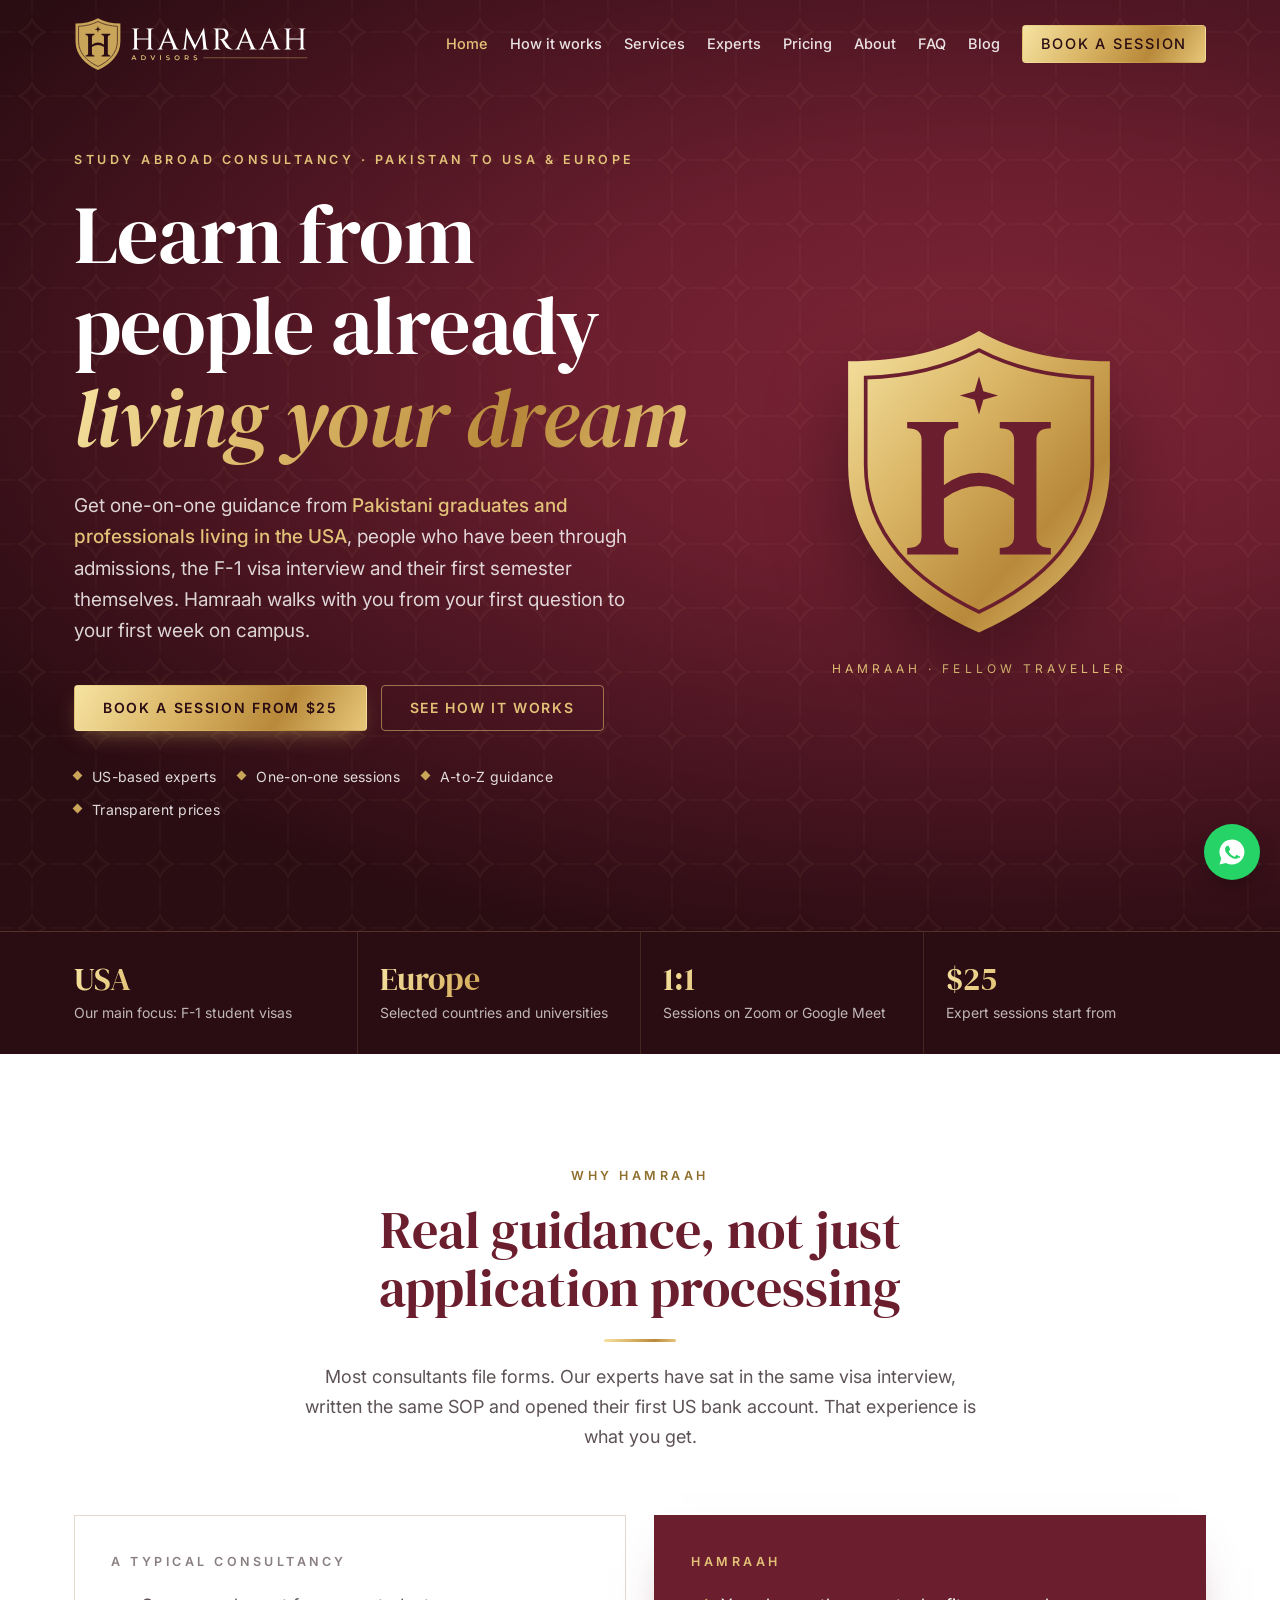
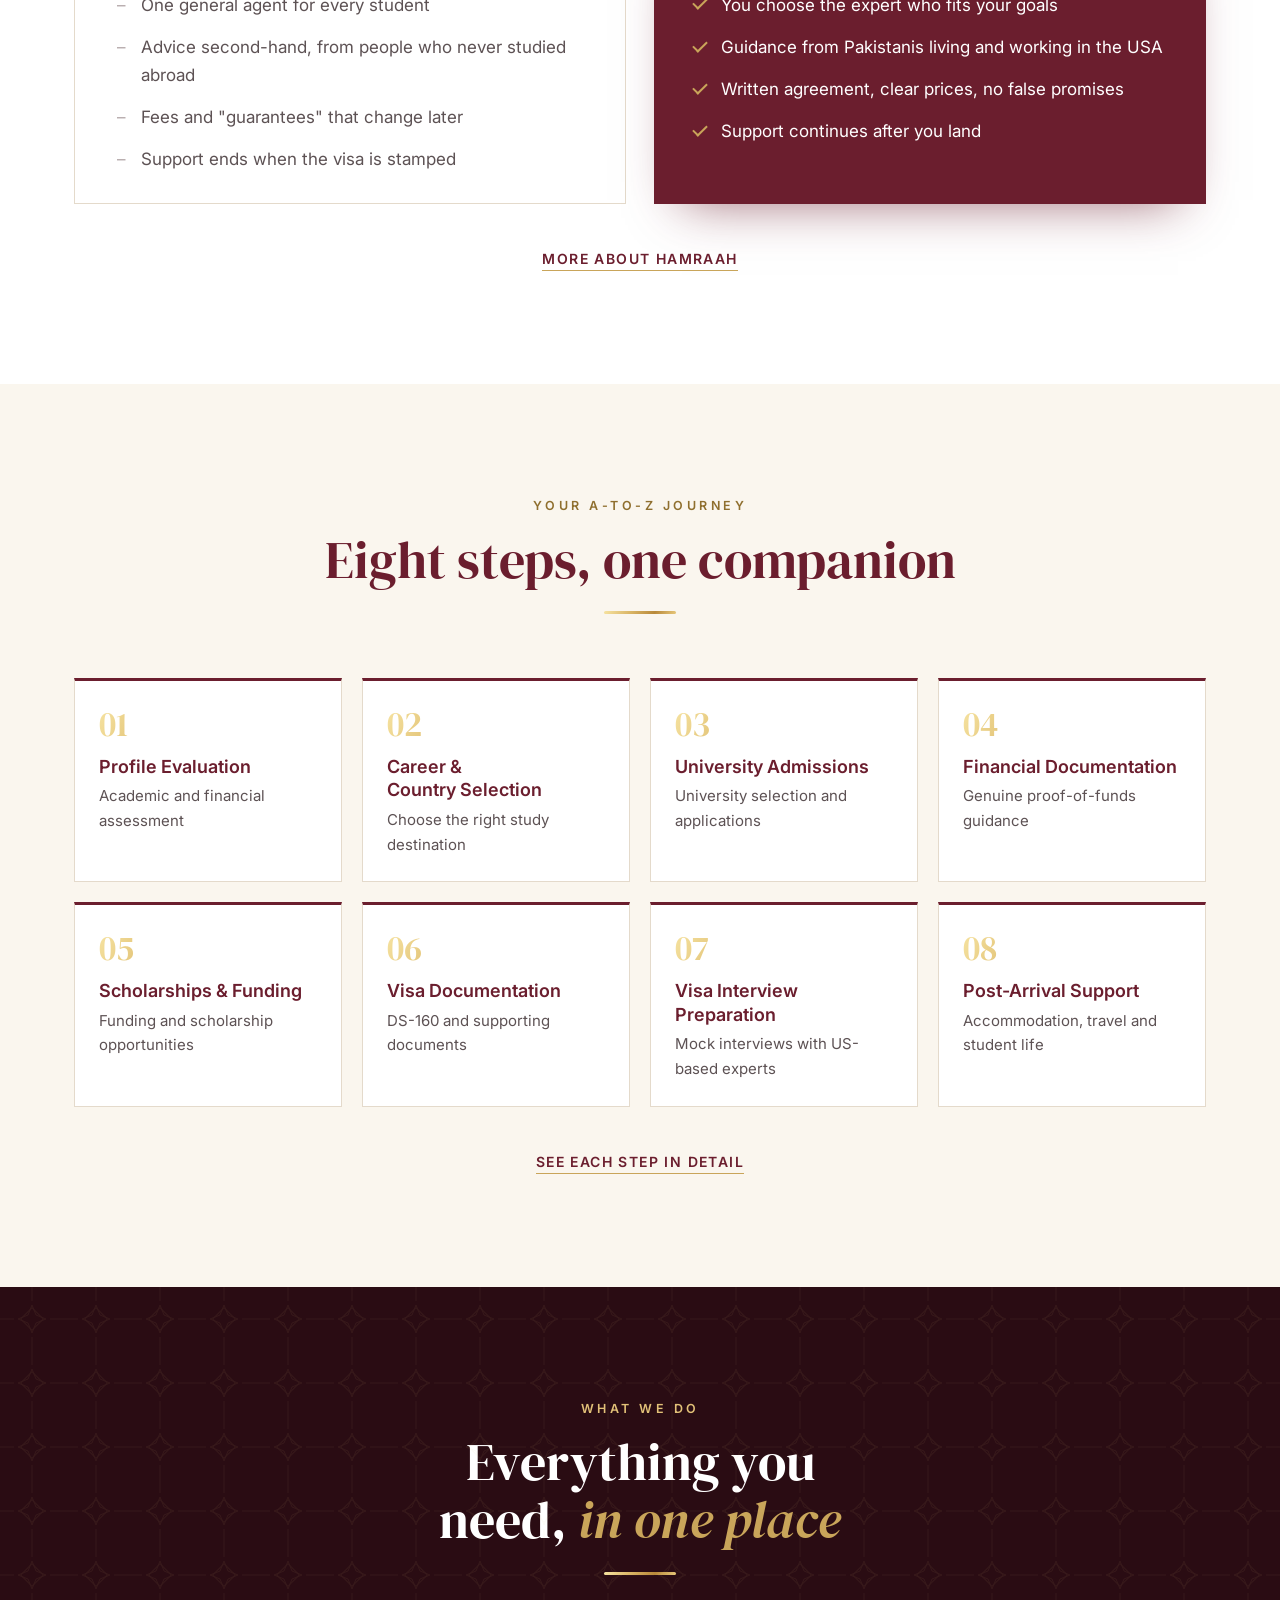
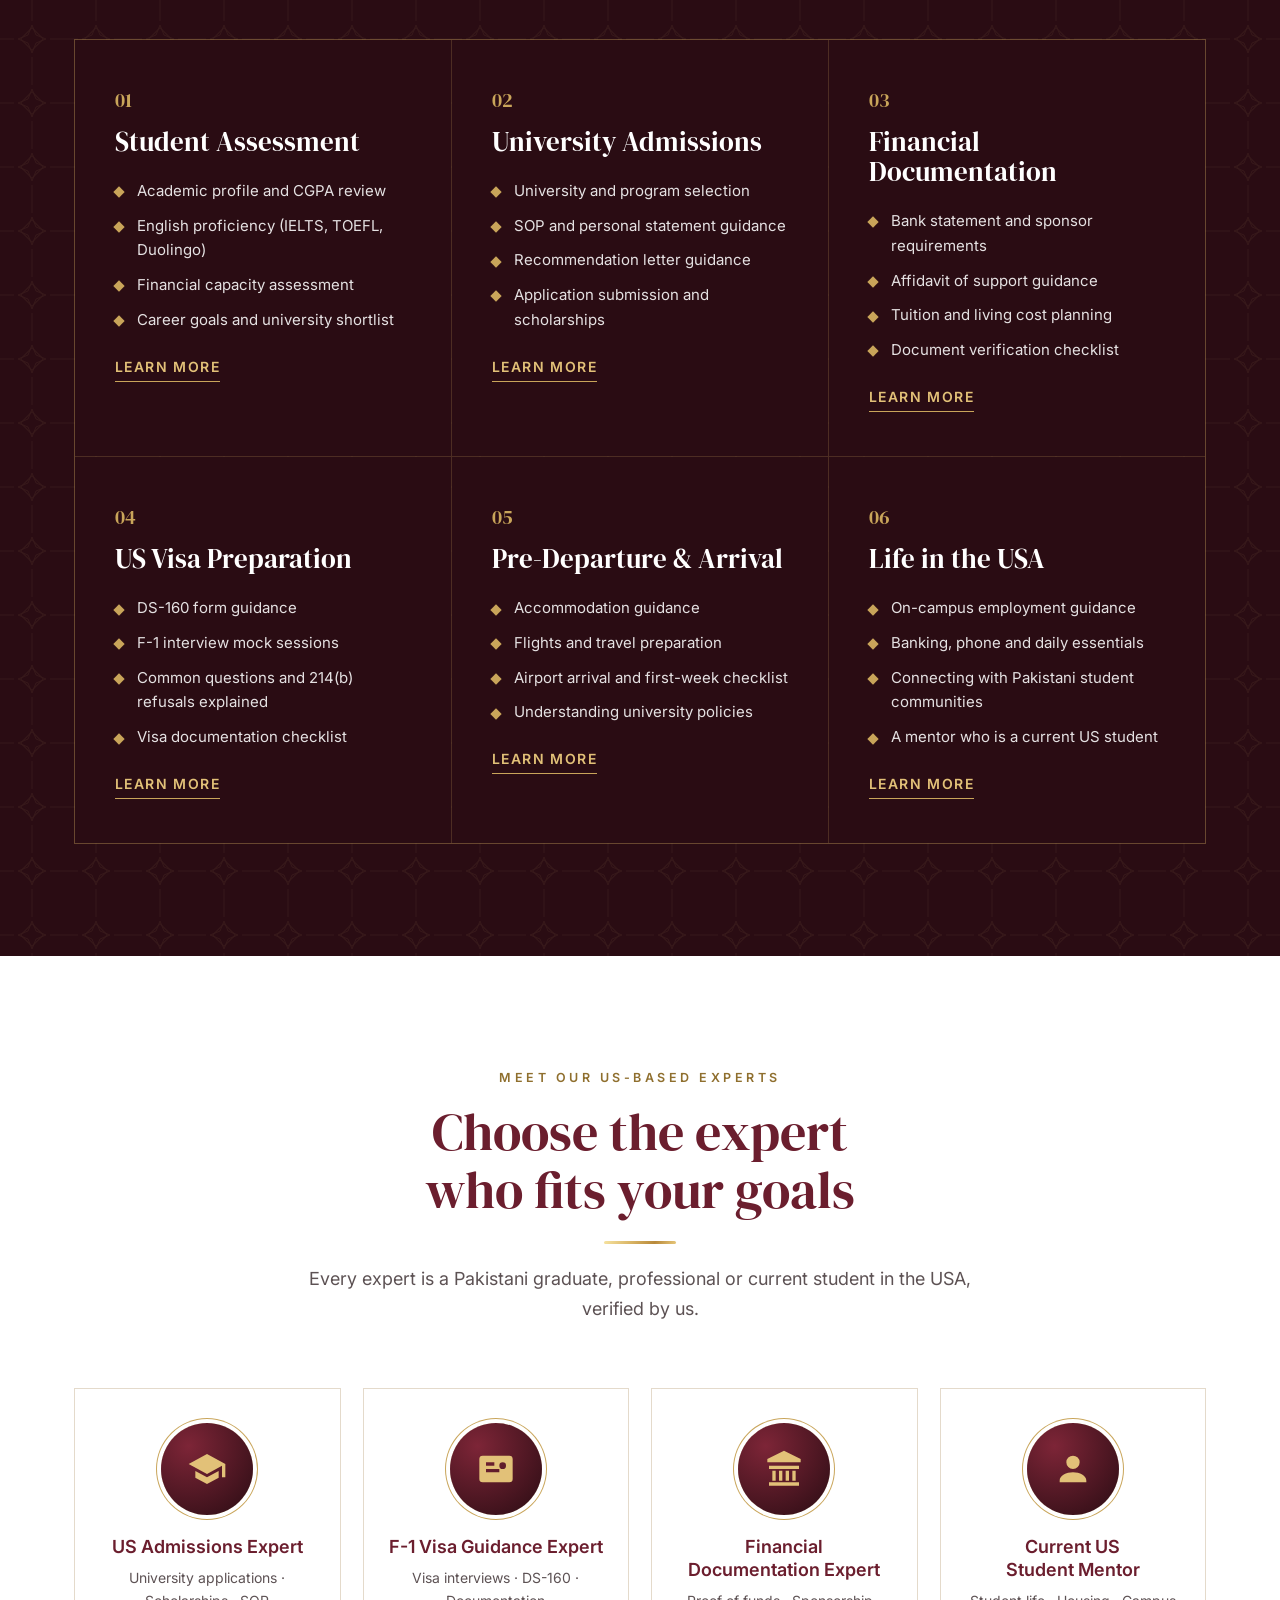
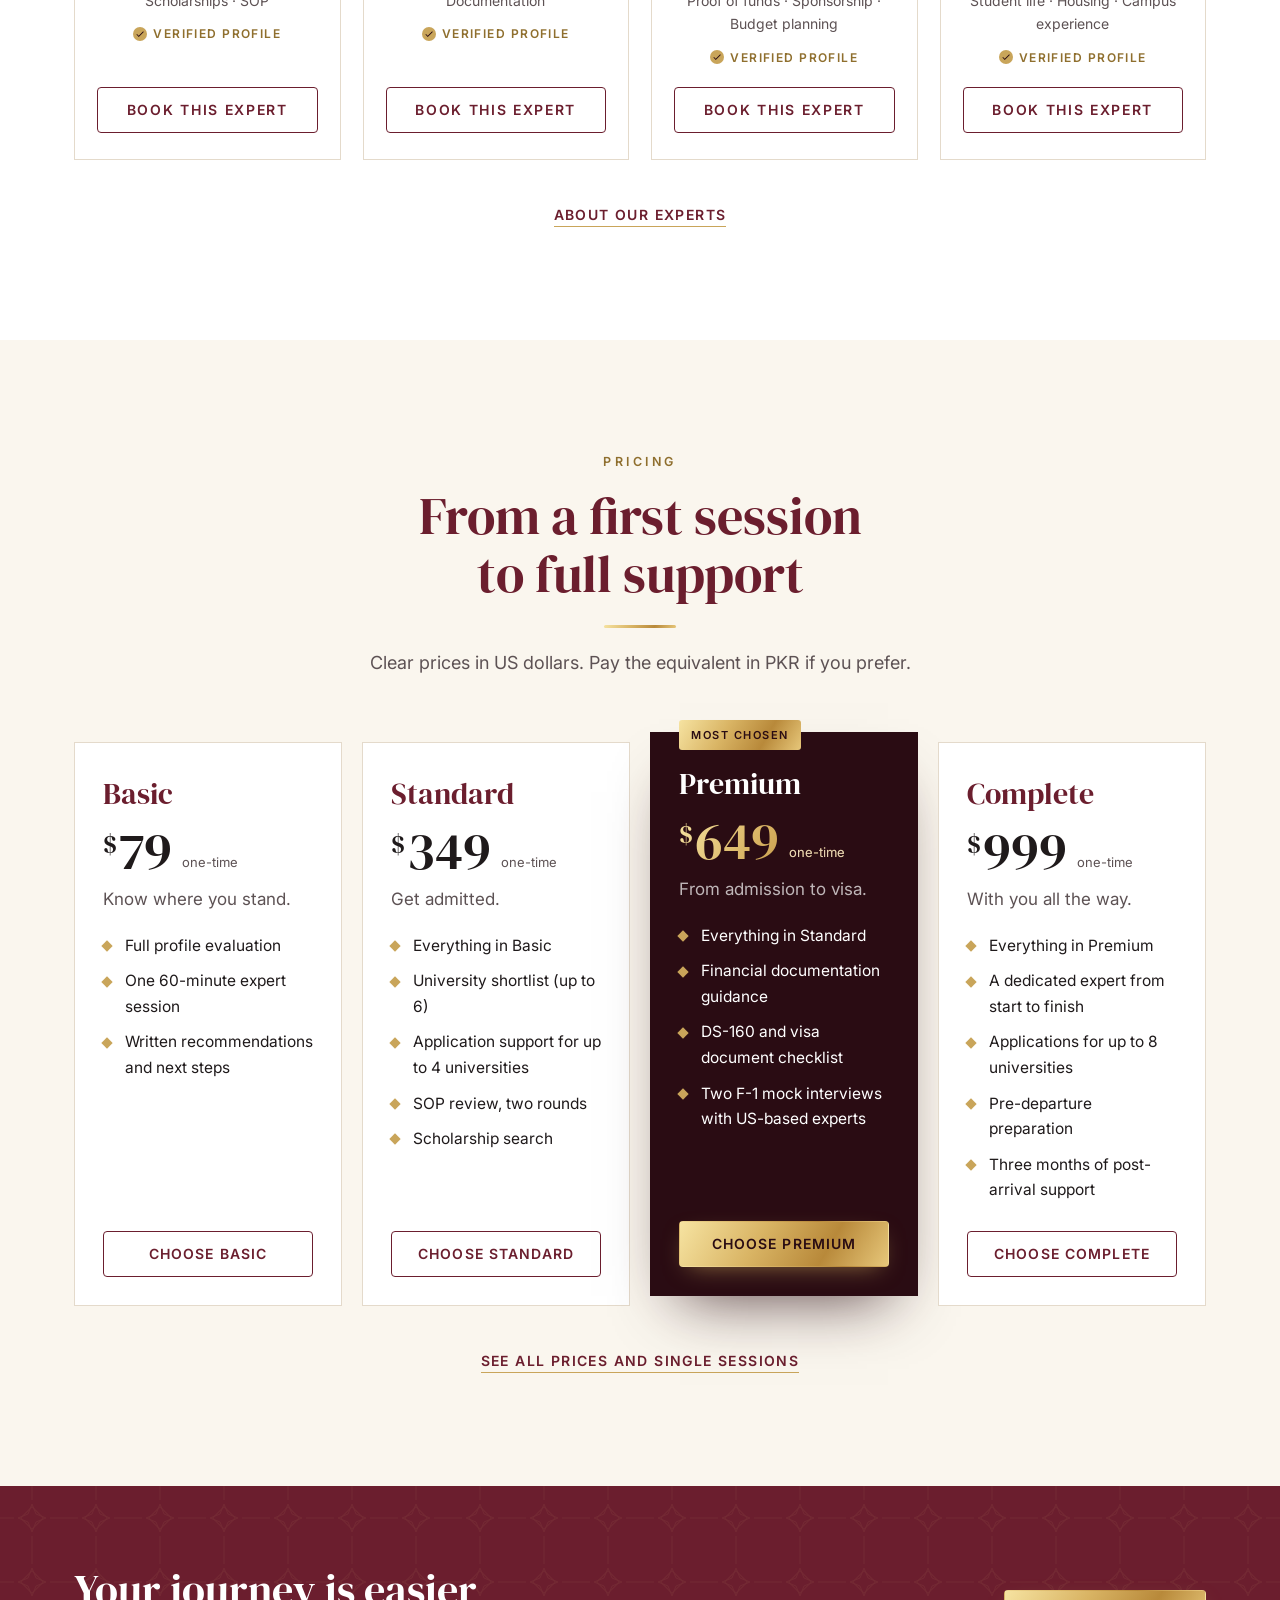
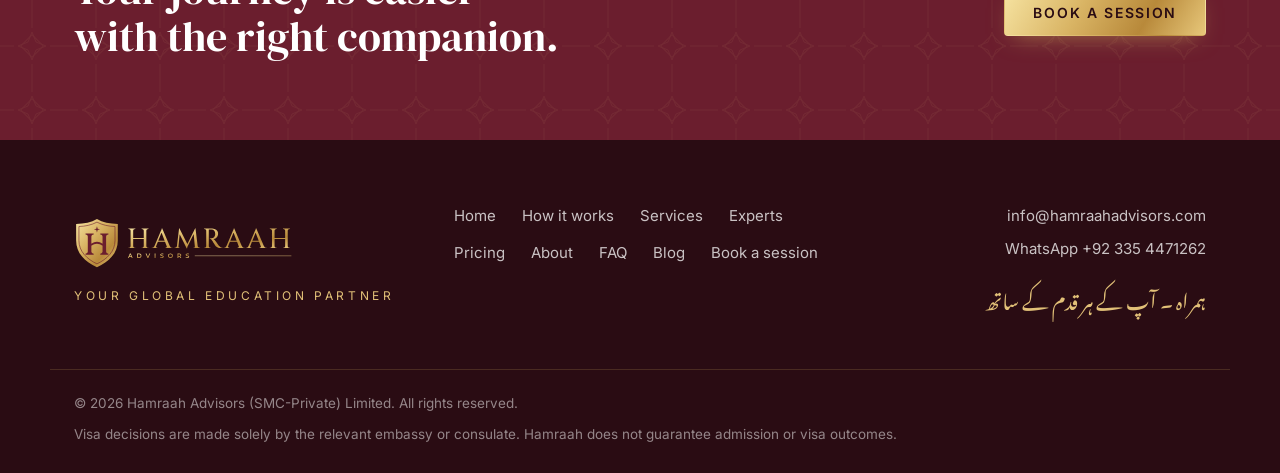
<file: index.html>
<!doctype html>
<html lang="en">
<head>
  <meta charset="utf-8">
  <meta name="viewport" content="width=device-width, initial-scale=1">
  <title>Study in the USA with Pakistani Experts | Hamraah Advisors</title>
  <meta name="description" content="Study-abroad consultancy in Pakistan. Book 1:1 sessions with Pakistani experts living in the USA for admissions, scholarships and F-1 visa preparation.">
  <link rel="canonical" href="https://www.hamraahadvisors.com/">
  <meta name="robots" content="index, follow, max-image-preview:large">
  <meta name="theme-color" content="#6B1E2E">
  <link rel="icon" href="/assets/favicon.svg" type="image/svg+xml">
  <link rel="icon" href="/assets/favicon-32.png" sizes="32x32" type="image/png">
  <link rel="apple-touch-icon" href="/assets/apple-touch-icon.png">
  <meta property="og:type" content="website">
  <meta property="og:site_name" content="Hamraah Advisors">
  <meta property="og:locale" content="en_PK">
  <meta property="og:url" content="https://www.hamraahadvisors.com/">
  <meta property="og:title" content="Study in the USA with Pakistani Experts | Hamraah Advisors">
  <meta property="og:description" content="Study-abroad consultancy in Pakistan. Book 1:1 sessions with Pakistani experts living in the USA for admissions, scholarships and F-1 visa preparation.">
  <meta property="og:image" content="https://www.hamraahadvisors.com/assets/og-image.jpg">
  <meta property="og:image:width" content="1200">
  <meta property="og:image:height" content="630">
  <meta property="og:image:alt" content="Hamraah Advisors crest and logo">
  <meta name="twitter:card" content="summary_large_image">
  <meta name="twitter:title" content="Study in the USA with Pakistani Experts | Hamraah Advisors">
  <meta name="twitter:description" content="Study-abroad consultancy in Pakistan. Book 1:1 sessions with Pakistani experts living in the USA for admissions, scholarships and F-1 visa preparation.">
  <meta name="twitter:image" content="https://www.hamraahadvisors.com/assets/og-image.jpg">
  <link rel="preconnect" href="https://fonts.googleapis.com">
  <link rel="preconnect" href="https://fonts.gstatic.com" crossorigin>
  <link href="https://fonts.googleapis.com/css2?family=DM+Serif+Display:ital@0;1&family=Inter:wght@400;500;600&family=Noto+Nastaliq+Urdu:wght@500&display=swap" rel="stylesheet">
  <link rel="stylesheet" href="/styles.css">
  <script type="application/ld+json">
{
 "@context": "https://schema.org",
 "@graph": [
  {
   "@type": "EducationalOrganization",
   "@id": "https://www.hamraahadvisors.com/#organization",
   "name": "Hamraah Advisors",
   "legalName": "Hamraah Advisors (SMC-Private) Limited",
   "url": "https://www.hamraahadvisors.com/",
   "logo": "https://www.hamraahadvisors.com/assets/logo/hamraah-crest-full-colour.png",
   "image": "https://www.hamraahadvisors.com/assets/og-image.jpg",
   "email": "info@hamraahadvisors.com",
   "slogan": "Learn from people already living your dream.",
   "description": "Expert-led study-abroad consultancy in Pakistan connecting students with Pakistani experts living in the USA for admissions, scholarships, financial documentation, F-1 visa preparation and post-arrival support.",
   "areaServed": {
    "@type": "Country",
    "name": "Pakistan"
   },
   "knowsAbout": [
    "Study in the USA",
    "F-1 student visa",
    "US university admissions",
    "Scholarships",
    "Study in Europe"
   ]
  },
  {
   "@type": "WebSite",
   "@id": "https://www.hamraahadvisors.com/#website",
   "url": "https://www.hamraahadvisors.com/",
   "name": "Hamraah Advisors",
   "publisher": {
    "@id": "https://www.hamraahadvisors.com/#organization"
   },
   "inLanguage": "en"
  }
 ]
}
  </script>
</head>
<body>
  <a class="skip" href="#main">Skip to content</a>
  <header class="site-header" id="top">
    <div class="wrap header-inner">
      <a class="brand" href="/" aria-label="Hamraah Advisors home">
        <img class="brand-light" src="/assets/logo/hamraah-horizontal-full-colour.svg" alt="Hamraah Advisors" width="729" height="230">
        <img class="brand-dark" src="/assets/logo/hamraah-horizontal-reversed.svg" alt="" width="729" height="230" aria-hidden="true">
      </a>
      <button class="nav-toggle" aria-expanded="false" aria-controls="nav" aria-label="Open menu"><span></span><span></span><span></span></button>
      <nav class="nav" id="nav" aria-label="Main"><a href="/" aria-current="page">Home</a><a href="/how-it-works">How it works</a><a href="/services">Services</a><a href="/experts">Experts</a><a href="/pricing">Pricing</a><a href="/about">About</a><a href="/faq">FAQ</a><a href="/blog">Blog</a><a class="btn btn-small" href="/book">Book a session</a></nav>
    </div>
  </header>
  <main id="main">
<section class="hero"><div class="pattern" aria-hidden="true"></div>
<div class="wrap hero-inner"><div class="hero-copy">
<p class="eyebrow">Study abroad consultancy · Pakistan to USA &amp; Europe</p>
<h1>Learn from people already <em>living your dream</em></h1>
<p class="lede">Get one-on-one guidance from <strong>Pakistani graduates and professionals living in the USA</strong>, people who have been through admissions, the F-1 visa interview and their first semester themselves. Hamraah walks with you from your first question to your first week on campus.</p>
<div class="hero-cta"><a class="btn btn-gold" href="/book">Book a session from $25</a><a class="btn btn-ghost" href="/how-it-works">See how it works</a></div>
<ul class="hero-badges"><li>US-based experts</li><li>One-on-one sessions</li><li>A-to-Z guidance</li><li>Transparent prices</li></ul>
</div><div class="hero-mark" aria-hidden="true"><img src="/assets/logo/hamraah-crest-gold-foil.svg" alt="" width="500" height="500"><p class="tagline">Hamraah · fellow traveller</p></div></div></section>
<section class="strip" aria-label="Highlights"><div class="wrap strip-inner">
<div><span class="num">USA</span><span class="lbl">Our main focus: F-1 student visas</span></div>
<div><span class="num">Europe</span><span class="lbl">Selected countries and universities</span></div>
<div><span class="num">1:1</span><span class="lbl">Sessions on Zoom or Google Meet</span></div>
<div><span class="num">$25</span><span class="lbl">Expert sessions start from</span></div>
</div></section>
<section class="section "><div class="wrap"><div class="section-head"><p class="eyebrow">Why Hamraah</p><h2>Real guidance, not just application processing</h2><span class="rule"></span><p class="sub">Most consultants file forms. Our experts have sat in the same visa interview, written the same SOP and opened their first US bank account. That experience is what you get.</p></div><div class="compare">
  <div class="compare-col them"><p class="kicker">A typical consultancy</p><ul>
    <li>One general agent for every student</li>
    <li>Advice second-hand, from people who never studied abroad</li>
    <li>Fees and "guarantees" that change later</li>
    <li>Support ends when the visa is stamped</li></ul></div>
  <div class="compare-col us"><p class="kicker">Hamraah</p><ul>
    <li>You choose the expert who fits your goals</li>
    <li>Guidance from Pakistanis living and working in the USA</li>
    <li>Written agreement, clear prices, no false promises</li>
    <li>Support continues after you land</li></ul></div>
</div><p class="center-link"><a href="/about">More about Hamraah</a></p></div></section>
<section class="section tint"><div class="wrap"><div class="section-head"><p class="eyebrow">Your A-to-Z journey</p><h2>Eight steps, one companion</h2><span class="rule"></span></div><ol class="journey"><li><h3>Profile Evaluation</h3><p>Academic and financial assessment</p></li><li><h3>Career &amp; Country Selection</h3><p>Choose the right study destination</p></li><li><h3>University Admissions</h3><p>University selection and applications</p></li><li><h3>Financial Documentation</h3><p>Genuine proof-of-funds guidance</p></li><li><h3>Scholarships &amp; Funding</h3><p>Funding and scholarship opportunities</p></li><li><h3>Visa Documentation</h3><p>DS-160 and supporting documents</p></li><li><h3>Visa Interview Preparation</h3><p>Mock interviews with US-based experts</p></li><li><h3>Post-Arrival Support</h3><p>Accommodation, travel and student life</p></li></ol><p class="center-link"><a href="/how-it-works">See each step in detail</a></p></div></section>
<section class="section dark"><div class="pattern" aria-hidden="true"></div><div class="wrap"><div class="section-head"><p class="eyebrow">What we do</p><h2>Everything you need, <em>in one place</em></h2><span class="rule"></span></div><div class="services three"><article class="service" id="student-assessment"><span class="idx">01</span><h3>Student Assessment</h3><ul><li>Academic profile and CGPA review</li><li>English proficiency (IELTS, TOEFL, Duolingo)</li><li>Financial capacity assessment</li><li>Career goals and university shortlist</li></ul><a class="more" href="/services#student-assessment">Learn more</a></article><article class="service" id="university-admissions"><span class="idx">02</span><h3>University Admissions</h3><ul><li>University and program selection</li><li>SOP and personal statement guidance</li><li>Recommendation letter guidance</li><li>Application submission and scholarships</li></ul><a class="more" href="/services#university-admissions">Learn more</a></article><article class="service" id="financial-documentation"><span class="idx">03</span><h3>Financial Documentation</h3><ul><li>Bank statement and sponsor requirements</li><li>Affidavit of support guidance</li><li>Tuition and living cost planning</li><li>Document verification checklist</li></ul><a class="more" href="/services#financial-documentation">Learn more</a></article><article class="service" id="us-visa-preparation"><span class="idx">04</span><h3>US Visa Preparation</h3><ul><li>DS-160 form guidance</li><li>F-1 interview mock sessions</li><li>Common questions and 214(b) refusals explained</li><li>Visa documentation checklist</li></ul><a class="more" href="/services#us-visa-preparation">Learn more</a></article><article class="service" id="pre-departure-arrival"><span class="idx">05</span><h3>Pre-Departure &amp; Arrival</h3><ul><li>Accommodation guidance</li><li>Flights and travel preparation</li><li>Airport arrival and first-week checklist</li><li>Understanding university policies</li></ul><a class="more" href="/services#pre-departure-arrival">Learn more</a></article><article class="service" id="life-in-the-usa"><span class="idx">06</span><h3>Life in the USA</h3><ul><li>On-campus employment guidance</li><li>Banking, phone and daily essentials</li><li>Connecting with Pakistani student communities</li><li>A mentor who is a current US student</li></ul><a class="more" href="/services#life-in-the-usa">Learn more</a></article></div></div></section>
<section class="section "><div class="wrap"><div class="section-head"><p class="eyebrow">Meet our US-based experts</p><h2>Choose the expert who fits your goals</h2><span class="rule"></span><p class="sub">Every expert is a Pakistani graduate, professional or current student in the USA, verified by us.</p></div><div class="experts"><article class="expert"><div class="avatar" aria-hidden="true"><svg viewBox="0 0 24 24"><path d="M12 3 1 9l11 6 9-4.9V17h2V9zM5 13.2v4L12 21l7-3.8v-4L12 17z"/></svg></div><h3>US Admissions Expert</h3><p class="tags">University applications · Scholarships · SOP</p><p class="verified">Verified profile</p><a class="btn btn-outline" href="/book?expert=US+Admissions+Expert">Book this expert</a></article><article class="expert"><div class="avatar" aria-hidden="true"><svg viewBox="0 0 24 24"><path d="M4 4h16a2 2 0 0 1 2 2v12a2 2 0 0 1-2 2H4a2 2 0 0 1-2-2V6a2 2 0 0 1 2-2zm2 4v2h5V8zm0 4v2h8v-2zm10-4a2 2 0 1 0 0 4 2 2 0 0 0 0-4z"/></svg></div><h3>F-1 Visa Guidance Expert</h3><p class="tags">Visa interviews · DS-160 · Documentation</p><p class="verified">Verified profile</p><a class="btn btn-outline" href="/book?expert=F-1+Visa+Guidance+Expert">Book this expert</a></article><article class="expert"><div class="avatar" aria-hidden="true"><svg viewBox="0 0 24 24"><path d="M3 10h18v2H3zm2 3h2v6H5zm4 0h2v6H9zm4 0h2v6h-2zm4 0h2v6h-2zM3 20h18v2H3zM12 1l10 5v2H2V6z"/></svg></div><h3>Financial Documentation Expert</h3><p class="tags">Proof of funds · Sponsorship · Budget planning</p><p class="verified">Verified profile</p><a class="btn btn-outline" href="/book?expert=Financial+Documentation+Expert">Book this expert</a></article><article class="expert"><div class="avatar" aria-hidden="true"><svg viewBox="0 0 24 24"><path d="M12 12a4 4 0 1 0 0-8 4 4 0 0 0 0 8zm0 2c-4 0-8 2-8 5v1h16v-1c0-3-4-5-8-5z"/></svg></div><h3>Current US Student Mentor</h3><p class="tags">Student life · Housing · Campus experience</p><p class="verified">Verified profile</p><a class="btn btn-outline" href="/book?expert=Current+US+Student+Mentor">Book this expert</a></article></div><p class="center-link"><a href="/experts">About our experts</a></p></div></section>
<section class="section tint"><div class="wrap"><div class="section-head"><p class="eyebrow">Pricing</p><h2>From a first session to full support</h2><span class="rule"></span><p class="sub">Clear prices in US dollars. Pay the equivalent in PKR if you prefer.</p></div><div class="packages"><article class="pkg"><h3>Basic</h3><p class="amount"><span class="cur">$</span>79<span class="per">one-time</span></p><p class="pkg-lede">Know where you stand.</p><ul><li>Full profile evaluation</li><li>One 60-minute expert session</li><li>Written recommendations and next steps</li></ul><a class="btn btn-outline" href="/book?session=Package:+Basic">Choose Basic</a></article><article class="pkg"><h3>Standard</h3><p class="amount"><span class="cur">$</span>349<span class="per">one-time</span></p><p class="pkg-lede">Get admitted.</p><ul><li>Everything in Basic</li><li>University shortlist (up to 6)</li><li>Application support for up to 4 universities</li><li>SOP review, two rounds</li><li>Scholarship search</li></ul><a class="btn btn-outline" href="/book?session=Package:+Standard">Choose Standard</a></article><article class="pkg featured"><span class="badge">Most chosen</span><h3>Premium</h3><p class="amount"><span class="cur">$</span>649<span class="per">one-time</span></p><p class="pkg-lede">From admission to visa.</p><ul><li>Everything in Standard</li><li>Financial documentation guidance</li><li>DS-160 and visa document checklist</li><li>Two F-1 mock interviews with US-based experts</li></ul><a class="btn btn-gold" href="/book?session=Package:+Premium">Choose Premium</a></article><article class="pkg"><h3>Complete</h3><p class="amount"><span class="cur">$</span>999<span class="per">one-time</span></p><p class="pkg-lede">With you all the way.</p><ul><li>Everything in Premium</li><li>A dedicated expert from start to finish</li><li>Applications for up to 8 universities</li><li>Pre-departure preparation</li><li>Three months of post-arrival support</li></ul><a class="btn btn-outline" href="/book?session=Package:+Complete">Choose Complete</a></article></div><p class="center-link"><a href="/pricing">See all prices and single sessions</a></p></div></section>
<section class="band"><div class="pattern" aria-hidden="true"></div>
<div class="wrap band-inner"><h2>Your journey is easier with the right companion.</h2><a class="btn btn-gold" href="/book">Book a session</a></div></section>
  </main>
  <footer class="site-footer">
    <div class="wrap footer-inner">
      <div class="footer-brand">
        <img src="/assets/logo/hamraah-horizontal-gold-foil.svg" alt="Hamraah Advisors" width="729" height="230">
        <p>Your global education partner</p>
      </div>
      <nav class="footer-nav" aria-label="Footer"><a href="/" aria-current="page">Home</a><a href="/how-it-works">How it works</a><a href="/services">Services</a><a href="/experts">Experts</a><a href="/pricing">Pricing</a><a href="/about">About</a><a href="/faq">FAQ</a><a href="/blog">Blog</a><a href="/book">Book a session</a></nav>
      <div class="footer-contact">
        <a href="mailto:info@hamraahadvisors.com">info@hamraahadvisors.com</a>
        <a href="https://wa.me/923354471262" target="_blank" rel="noopener">WhatsApp +92 335 4471262</a>
        <p class="urdu" lang="ur" dir="rtl">ہمراہ ۔ آپ کے ہر قدم کے ساتھ</p>
      </div>
    </div>
    <div class="wrap legal">
      <p>© 2026 Hamraah Advisors (SMC-Private) Limited. All rights reserved.</p>
      <p>Visa decisions are made solely by the relevant embassy or consulate. Hamraah does not guarantee admission or visa outcomes.</p>
    </div>
  </footer>
  <a class="wa-float" href="https://wa.me/923354471262" target="_blank" rel="noopener" aria-label="Chat with Hamraah on WhatsApp"><svg viewBox="0 0 24 24" aria-hidden="true"><path d="M12 2a10 10 0 0 0-8.6 15.1L2 22l5-1.3A10 10 0 1 0 12 2zm5.3 14.1c-.2.6-1.3 1.2-1.8 1.3-.5 0-1 .2-3.3-.7a11.6 11.6 0 0 1-4.6-4c-.4-.5-1.1-1.6-1.1-3s.7-2 1-2.3a1 1 0 0 1 .8-.4h.6c.2 0 .4 0 .6.5l.9 2.1c.1.2.1.4 0 .6l-.4.6-.4.5c-.1.1-.3.3-.1.6a8.7 8.7 0 0 0 4.3 3.8c.3.1.5.1.6-.1l.9-1.1c.2-.3.4-.2.6-.1l2 1c.3.1.5.2.5.3a2.4 2.4 0 0 1-.1 1.3z"/></svg></a>
  <script src="/main.js" defer></script>
</body>
</html>
</file>
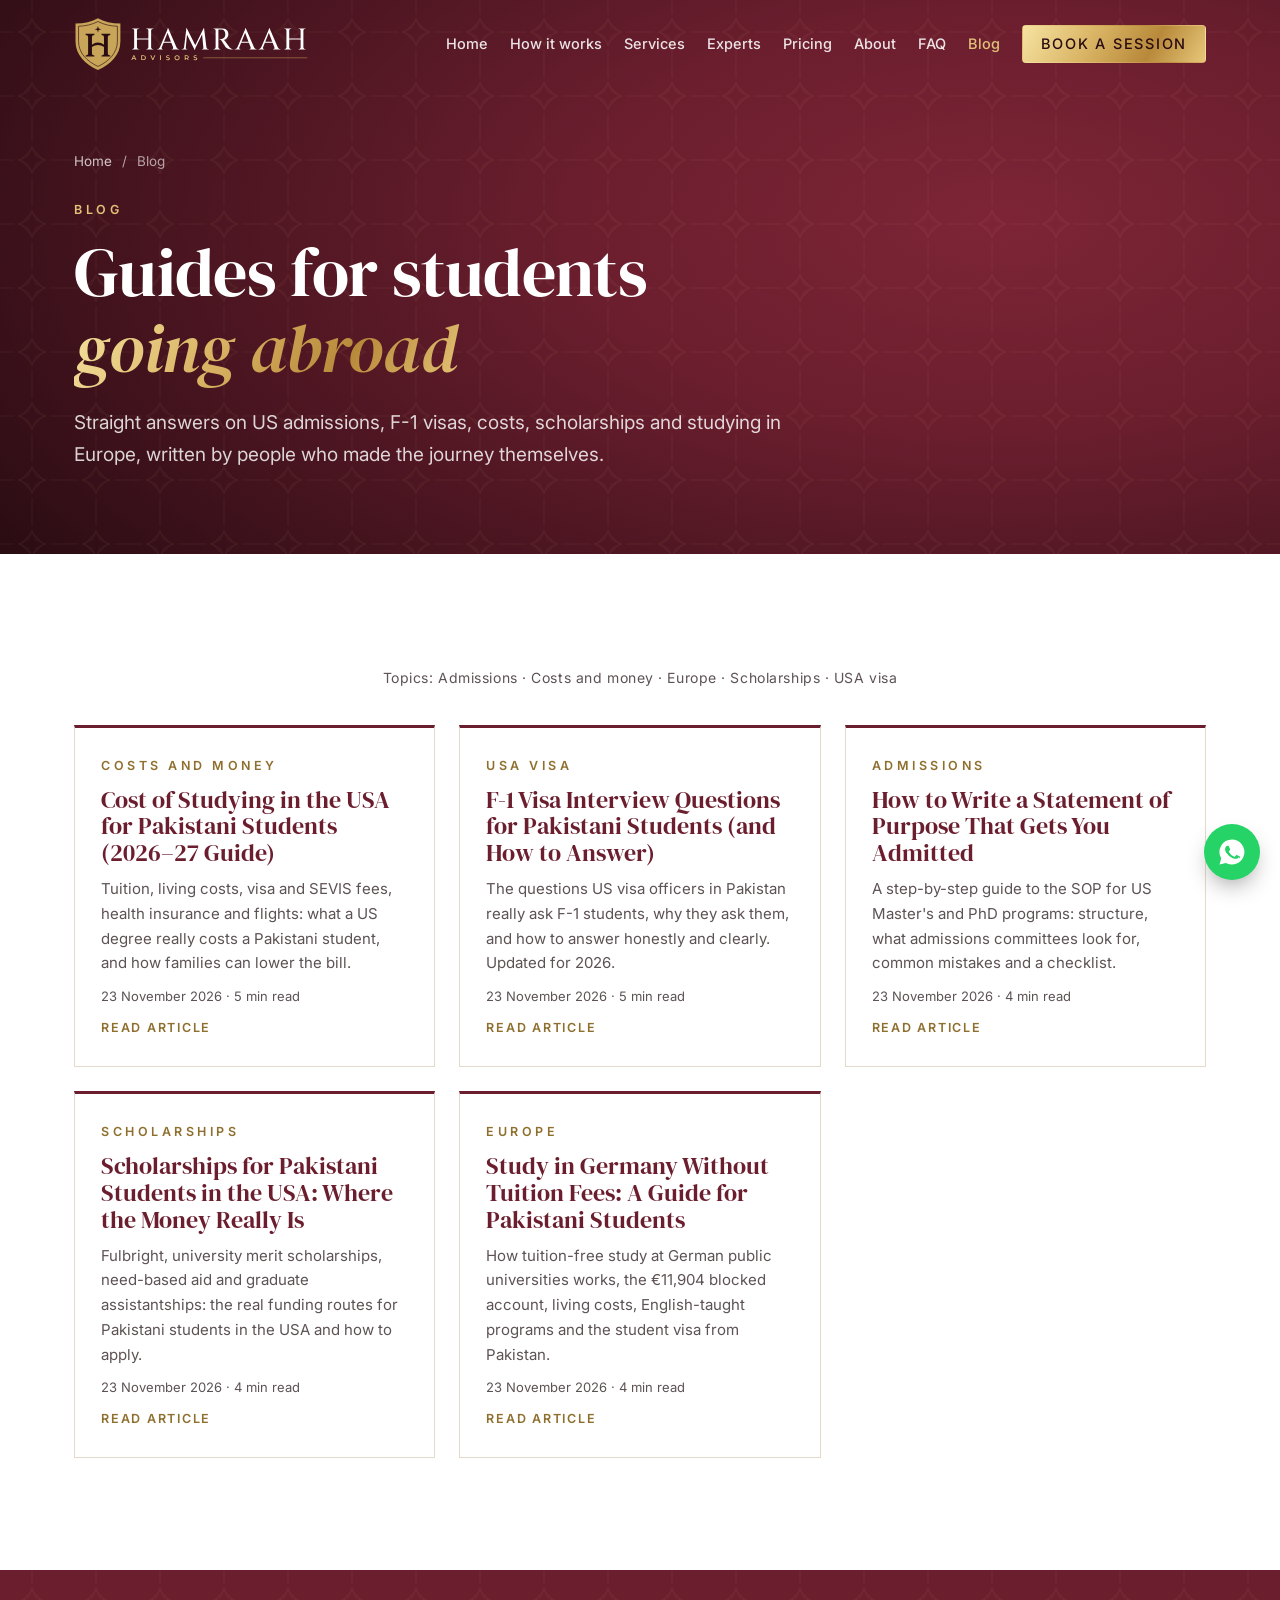
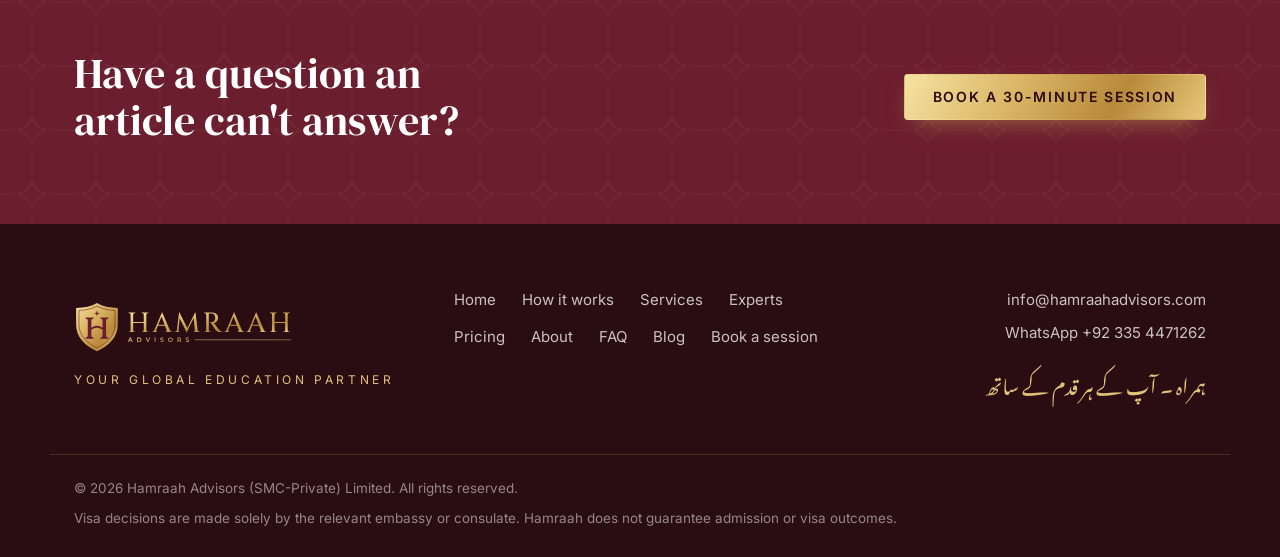
<file: blog/index.html>
<!doctype html>
<html lang="en">
<head>
  <meta charset="utf-8">
  <meta name="viewport" content="width=device-width, initial-scale=1">
  <title>Study Abroad Guides for Pakistani Students | Hamraah Blog</title>
  <meta name="description" content="Free guides on F-1 visa interviews, the cost of studying in the USA, scholarships, SOP writing and tuition-free study in Germany.">
  <link rel="canonical" href="https://www.hamraahadvisors.com/blog">
  <meta name="robots" content="index, follow, max-image-preview:large">
  <meta name="theme-color" content="#6B1E2E">
  <link rel="icon" href="/assets/favicon.svg" type="image/svg+xml">
  <link rel="icon" href="/assets/favicon-32.png" sizes="32x32" type="image/png">
  <link rel="apple-touch-icon" href="/assets/apple-touch-icon.png">
  <meta property="og:type" content="website">
  <meta property="og:site_name" content="Hamraah Advisors">
  <meta property="og:locale" content="en_PK">
  <meta property="og:url" content="https://www.hamraahadvisors.com/blog">
  <meta property="og:title" content="Study Abroad Guides for Pakistani Students | Hamraah Blog">
  <meta property="og:description" content="Free guides on F-1 visa interviews, the cost of studying in the USA, scholarships, SOP writing and tuition-free study in Germany.">
  <meta property="og:image" content="https://www.hamraahadvisors.com/assets/og-image.jpg">
  <meta property="og:image:width" content="1200">
  <meta property="og:image:height" content="630">
  <meta property="og:image:alt" content="Hamraah Advisors crest and logo">
  <meta name="twitter:card" content="summary_large_image">
  <meta name="twitter:title" content="Study Abroad Guides for Pakistani Students | Hamraah Blog">
  <meta name="twitter:description" content="Free guides on F-1 visa interviews, the cost of studying in the USA, scholarships, SOP writing and tuition-free study in Germany.">
  <meta name="twitter:image" content="https://www.hamraahadvisors.com/assets/og-image.jpg">
  <link rel="preconnect" href="https://fonts.googleapis.com">
  <link rel="preconnect" href="https://fonts.gstatic.com" crossorigin>
  <link href="https://fonts.googleapis.com/css2?family=DM+Serif+Display:ital@0;1&family=Inter:wght@400;500;600&family=Noto+Nastaliq+Urdu:wght@500&display=swap" rel="stylesheet">
  <link rel="stylesheet" href="/styles.css">
  <script type="application/ld+json">
{
 "@context": "https://schema.org",
 "@graph": [
  {
   "@type": "EducationalOrganization",
   "@id": "https://www.hamraahadvisors.com/#organization",
   "name": "Hamraah Advisors",
   "legalName": "Hamraah Advisors (SMC-Private) Limited",
   "url": "https://www.hamraahadvisors.com/",
   "logo": "https://www.hamraahadvisors.com/assets/logo/hamraah-crest-full-colour.png",
   "image": "https://www.hamraahadvisors.com/assets/og-image.jpg",
   "email": "info@hamraahadvisors.com",
   "slogan": "Learn from people already living your dream.",
   "description": "Expert-led study-abroad consultancy in Pakistan connecting students with Pakistani experts living in the USA for admissions, scholarships, financial documentation, F-1 visa preparation and post-arrival support.",
   "areaServed": {
    "@type": "Country",
    "name": "Pakistan"
   },
   "knowsAbout": [
    "Study in the USA",
    "F-1 student visa",
    "US university admissions",
    "Scholarships",
    "Study in Europe"
   ]
  },
  {
   "@type": "WebSite",
   "@id": "https://www.hamraahadvisors.com/#website",
   "url": "https://www.hamraahadvisors.com/",
   "name": "Hamraah Advisors",
   "publisher": {
    "@id": "https://www.hamraahadvisors.com/#organization"
   },
   "inLanguage": "en"
  },
  {
   "@type": "Blog",
   "@id": "https://www.hamraahadvisors.com/blog",
   "name": "Hamraah Advisors Blog",
   "url": "https://www.hamraahadvisors.com/blog",
   "publisher": {
    "@id": "https://www.hamraahadvisors.com/#organization"
   },
   "blogPost": [
    {
     "@type": "BlogPosting",
     "headline": "Cost of Studying in the USA for Pakistani Students (2026–27 Guide)",
     "url": "https://www.hamraahadvisors.com/blog/cost-of-studying-in-usa-for-pakistani-students",
     "datePublished": "2026-11-23"
    },
    {
     "@type": "BlogPosting",
     "headline": "F-1 Visa Interview Questions for Pakistani Students (and How to Answer)",
     "url": "https://www.hamraahadvisors.com/blog/f1-visa-interview-questions",
     "datePublished": "2026-11-23"
    },
    {
     "@type": "BlogPosting",
     "headline": "How to Write a Statement of Purpose That Gets You Admitted",
     "url": "https://www.hamraahadvisors.com/blog/how-to-write-a-statement-of-purpose",
     "datePublished": "2026-11-23"
    },
    {
     "@type": "BlogPosting",
     "headline": "Scholarships for Pakistani Students in the USA: Where the Money Really Is",
     "url": "https://www.hamraahadvisors.com/blog/scholarships-for-pakistani-students-in-usa",
     "datePublished": "2026-11-23"
    },
    {
     "@type": "BlogPosting",
     "headline": "Study in Germany Without Tuition Fees: A Guide for Pakistani Students",
     "url": "https://www.hamraahadvisors.com/blog/study-in-germany-tuition-free-guide",
     "datePublished": "2026-11-23"
    }
   ]
  },
  {
   "@type": "BreadcrumbList",
   "itemListElement": [
    {
     "@type": "ListItem",
     "position": 1,
     "name": "Home",
     "item": "https://www.hamraahadvisors.com/"
    },
    {
     "@type": "ListItem",
     "position": 2,
     "name": "Blog",
     "item": "https://www.hamraahadvisors.com/blog"
    }
   ]
  }
 ]
}
  </script>
</head>
<body>
  <a class="skip" href="#main">Skip to content</a>
  <header class="site-header" id="top">
    <div class="wrap header-inner">
      <a class="brand" href="/" aria-label="Hamraah Advisors home">
        <img class="brand-light" src="/assets/logo/hamraah-horizontal-full-colour.svg" alt="Hamraah Advisors" width="729" height="230">
        <img class="brand-dark" src="/assets/logo/hamraah-horizontal-reversed.svg" alt="" width="729" height="230" aria-hidden="true">
      </a>
      <button class="nav-toggle" aria-expanded="false" aria-controls="nav" aria-label="Open menu"><span></span><span></span><span></span></button>
      <nav class="nav" id="nav" aria-label="Main"><a href="/">Home</a><a href="/how-it-works">How it works</a><a href="/services">Services</a><a href="/experts">Experts</a><a href="/pricing">Pricing</a><a href="/about">About</a><a href="/faq">FAQ</a><a href="/blog" aria-current="page">Blog</a><a class="btn btn-small" href="/book">Book a session</a></nav>
    </div>
  </header>
  <main id="main">
<section class="hero page-hero"><div class="pattern" aria-hidden="true"></div>
<div class="wrap"><nav class="crumbs" aria-label="Breadcrumb"><a href="/">Home</a><span aria-hidden="true">/</span><span aria-current="page">Blog</span></nav>
<p class="eyebrow">Blog</p><h1>Guides for students <em>going abroad</em></h1><p class="lede">Straight answers on US admissions, F-1 visas, costs, scholarships and studying in Europe, written by people who made the journey themselves.</p></div></section>
<section class="section "><div class="wrap"><p class="topics">Topics: Admissions · Costs and money · Europe · Scholarships · USA visa</p><div class="post-grid"><a class="post-card" href="/blog/cost-of-studying-in-usa-for-pakistani-students"><span class="kicker">Costs and money</span><h3>Cost of Studying in the USA for Pakistani Students (2026–27 Guide)</h3><p>Tuition, living costs, visa and SEVIS fees, health insurance and flights: what a US degree really costs a Pakistani student, and how families can lower the bill.</p><span class="meta">23 November 2026 · 5 min read</span><span class="go">Read article</span></a><a class="post-card" href="/blog/f1-visa-interview-questions"><span class="kicker">USA visa</span><h3>F-1 Visa Interview Questions for Pakistani Students (and How to Answer)</h3><p>The questions US visa officers in Pakistan really ask F-1 students, why they ask them, and how to answer honestly and clearly. Updated for 2026.</p><span class="meta">23 November 2026 · 5 min read</span><span class="go">Read article</span></a><a class="post-card" href="/blog/how-to-write-a-statement-of-purpose"><span class="kicker">Admissions</span><h3>How to Write a Statement of Purpose That Gets You Admitted</h3><p>A step-by-step guide to the SOP for US Master&#x27;s and PhD programs: structure, what admissions committees look for, common mistakes and a checklist.</p><span class="meta">23 November 2026 · 4 min read</span><span class="go">Read article</span></a><a class="post-card" href="/blog/scholarships-for-pakistani-students-in-usa"><span class="kicker">Scholarships</span><h3>Scholarships for Pakistani Students in the USA: Where the Money Really Is</h3><p>Fulbright, university merit scholarships, need-based aid and graduate assistantships: the real funding routes for Pakistani students in the USA and how to apply.</p><span class="meta">23 November 2026 · 4 min read</span><span class="go">Read article</span></a><a class="post-card" href="/blog/study-in-germany-tuition-free-guide"><span class="kicker">Europe</span><h3>Study in Germany Without Tuition Fees: A Guide for Pakistani Students</h3><p>How tuition-free study at German public universities works, the €11,904 blocked account, living costs, English-taught programs and the student visa from Pakistan.</p><span class="meta">23 November 2026 · 4 min read</span><span class="go">Read article</span></a></div></div></section>
<section class="band"><div class="pattern" aria-hidden="true"></div>
<div class="wrap band-inner"><h2>Have a question an article can't answer?</h2><a class="btn btn-gold" href="/book?session=30-minute+consultation">Book a 30-minute session</a></div></section>
  </main>
  <footer class="site-footer">
    <div class="wrap footer-inner">
      <div class="footer-brand">
        <img src="/assets/logo/hamraah-horizontal-gold-foil.svg" alt="Hamraah Advisors" width="729" height="230">
        <p>Your global education partner</p>
      </div>
      <nav class="footer-nav" aria-label="Footer"><a href="/">Home</a><a href="/how-it-works">How it works</a><a href="/services">Services</a><a href="/experts">Experts</a><a href="/pricing">Pricing</a><a href="/about">About</a><a href="/faq">FAQ</a><a href="/blog" aria-current="page">Blog</a><a href="/book">Book a session</a></nav>
      <div class="footer-contact">
        <a href="mailto:info@hamraahadvisors.com">info@hamraahadvisors.com</a>
        <a href="https://wa.me/923354471262" target="_blank" rel="noopener">WhatsApp +92 335 4471262</a>
        <p class="urdu" lang="ur" dir="rtl">ہمراہ ۔ آپ کے ہر قدم کے ساتھ</p>
      </div>
    </div>
    <div class="wrap legal">
      <p>© 2026 Hamraah Advisors (SMC-Private) Limited. All rights reserved.</p>
      <p>Visa decisions are made solely by the relevant embassy or consulate. Hamraah does not guarantee admission or visa outcomes.</p>
    </div>
  </footer>
  <a class="wa-float" href="https://wa.me/923354471262" target="_blank" rel="noopener" aria-label="Chat with Hamraah on WhatsApp"><svg viewBox="0 0 24 24" aria-hidden="true"><path d="M12 2a10 10 0 0 0-8.6 15.1L2 22l5-1.3A10 10 0 1 0 12 2zm5.3 14.1c-.2.6-1.3 1.2-1.8 1.3-.5 0-1 .2-3.3-.7a11.6 11.6 0 0 1-4.6-4c-.4-.5-1.1-1.6-1.1-3s.7-2 1-2.3a1 1 0 0 1 .8-.4h.6c.2 0 .4 0 .6.5l.9 2.1c.1.2.1.4 0 .6l-.4.6-.4.5c-.1.1-.3.3-.1.6a8.7 8.7 0 0 0 4.3 3.8c.3.1.5.1.6-.1l.9-1.1c.2-.3.4-.2.6-.1l2 1c.3.1.5.2.5.3a2.4 2.4 0 0 1-.1 1.3z"/></svg></a>
  <script src="/main.js" defer></script>
</body>
</html>
</file>
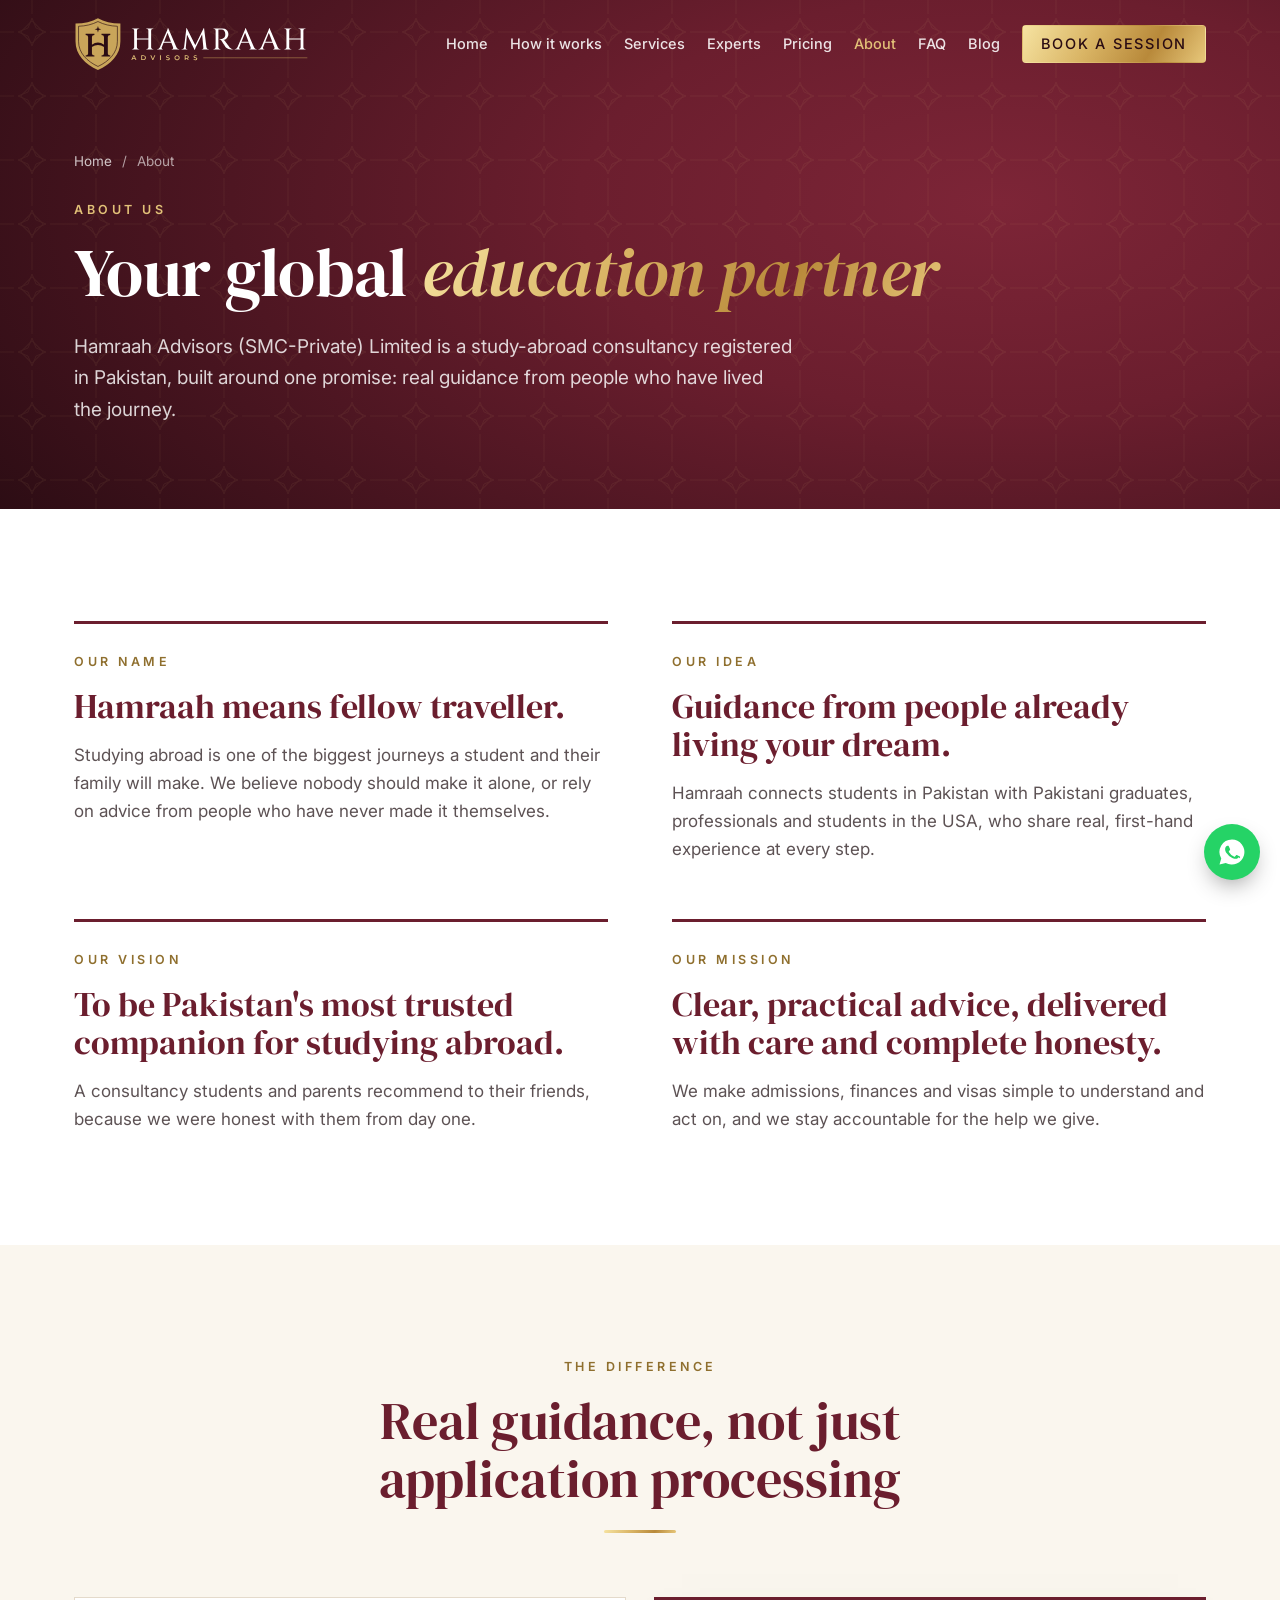
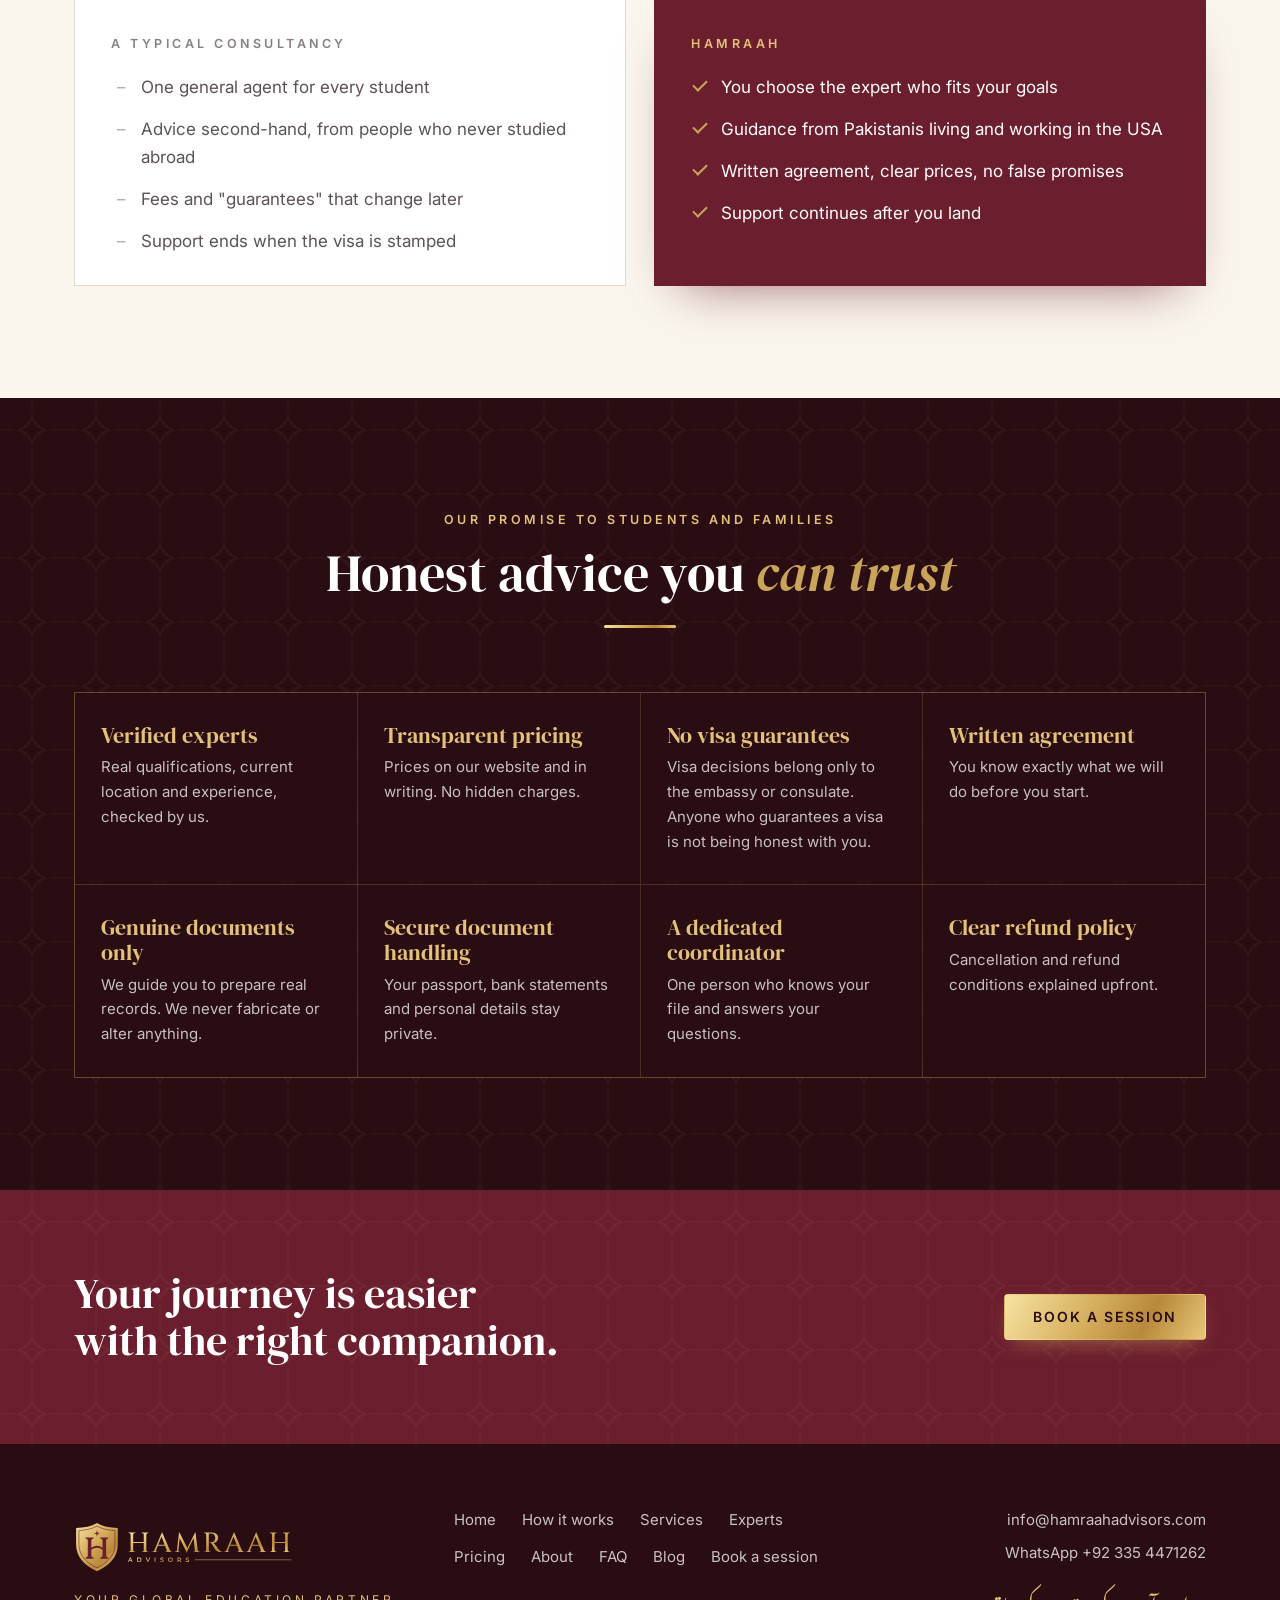
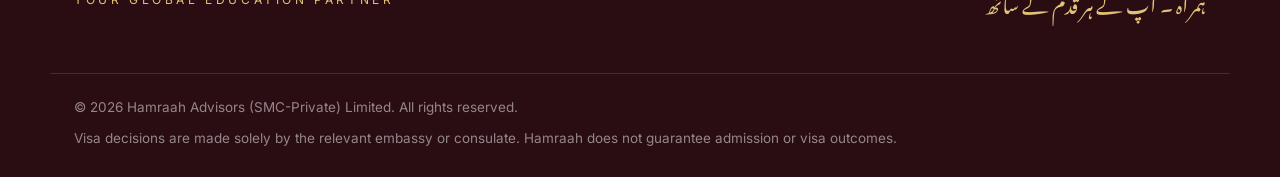
<file: about.html>
<!doctype html>
<html lang="en">
<head>
  <meta charset="utf-8">
  <meta name="viewport" content="width=device-width, initial-scale=1">
  <title>About Hamraah Advisors: Your Global Education Partner</title>
  <meta name="description" content="Hamraah means fellow traveller. Why we connect Pakistani students with experts living in the USA, and the promises we make to students and families.">
  <link rel="canonical" href="https://www.hamraahadvisors.com/about">
  <meta name="robots" content="index, follow, max-image-preview:large">
  <meta name="theme-color" content="#6B1E2E">
  <link rel="icon" href="/assets/favicon.svg" type="image/svg+xml">
  <link rel="icon" href="/assets/favicon-32.png" sizes="32x32" type="image/png">
  <link rel="apple-touch-icon" href="/assets/apple-touch-icon.png">
  <meta property="og:type" content="website">
  <meta property="og:site_name" content="Hamraah Advisors">
  <meta property="og:locale" content="en_PK">
  <meta property="og:url" content="https://www.hamraahadvisors.com/about">
  <meta property="og:title" content="About Hamraah Advisors: Your Global Education Partner">
  <meta property="og:description" content="Hamraah means fellow traveller. Why we connect Pakistani students with experts living in the USA, and the promises we make to students and families.">
  <meta property="og:image" content="https://www.hamraahadvisors.com/assets/og-image.jpg">
  <meta property="og:image:width" content="1200">
  <meta property="og:image:height" content="630">
  <meta property="og:image:alt" content="Hamraah Advisors crest and logo">
  <meta name="twitter:card" content="summary_large_image">
  <meta name="twitter:title" content="About Hamraah Advisors: Your Global Education Partner">
  <meta name="twitter:description" content="Hamraah means fellow traveller. Why we connect Pakistani students with experts living in the USA, and the promises we make to students and families.">
  <meta name="twitter:image" content="https://www.hamraahadvisors.com/assets/og-image.jpg">
  <link rel="preconnect" href="https://fonts.googleapis.com">
  <link rel="preconnect" href="https://fonts.gstatic.com" crossorigin>
  <link href="https://fonts.googleapis.com/css2?family=DM+Serif+Display:ital@0;1&family=Inter:wght@400;500;600&family=Noto+Nastaliq+Urdu:wght@500&display=swap" rel="stylesheet">
  <link rel="stylesheet" href="/styles.css">
  <script type="application/ld+json">
{
 "@context": "https://schema.org",
 "@graph": [
  {
   "@type": "EducationalOrganization",
   "@id": "https://www.hamraahadvisors.com/#organization",
   "name": "Hamraah Advisors",
   "legalName": "Hamraah Advisors (SMC-Private) Limited",
   "url": "https://www.hamraahadvisors.com/",
   "logo": "https://www.hamraahadvisors.com/assets/logo/hamraah-crest-full-colour.png",
   "image": "https://www.hamraahadvisors.com/assets/og-image.jpg",
   "email": "info@hamraahadvisors.com",
   "slogan": "Learn from people already living your dream.",
   "description": "Expert-led study-abroad consultancy in Pakistan connecting students with Pakistani experts living in the USA for admissions, scholarships, financial documentation, F-1 visa preparation and post-arrival support.",
   "areaServed": {
    "@type": "Country",
    "name": "Pakistan"
   },
   "knowsAbout": [
    "Study in the USA",
    "F-1 student visa",
    "US university admissions",
    "Scholarships",
    "Study in Europe"
   ]
  },
  {
   "@type": "WebSite",
   "@id": "https://www.hamraahadvisors.com/#website",
   "url": "https://www.hamraahadvisors.com/",
   "name": "Hamraah Advisors",
   "publisher": {
    "@id": "https://www.hamraahadvisors.com/#organization"
   },
   "inLanguage": "en"
  },
  {
   "@type": "BreadcrumbList",
   "itemListElement": [
    {
     "@type": "ListItem",
     "position": 1,
     "name": "Home",
     "item": "https://www.hamraahadvisors.com/"
    },
    {
     "@type": "ListItem",
     "position": 2,
     "name": "About",
     "item": "https://www.hamraahadvisors.com/about"
    }
   ]
  }
 ]
}
  </script>
</head>
<body>
  <a class="skip" href="#main">Skip to content</a>
  <header class="site-header" id="top">
    <div class="wrap header-inner">
      <a class="brand" href="/" aria-label="Hamraah Advisors home">
        <img class="brand-light" src="/assets/logo/hamraah-horizontal-full-colour.svg" alt="Hamraah Advisors" width="729" height="230">
        <img class="brand-dark" src="/assets/logo/hamraah-horizontal-reversed.svg" alt="" width="729" height="230" aria-hidden="true">
      </a>
      <button class="nav-toggle" aria-expanded="false" aria-controls="nav" aria-label="Open menu"><span></span><span></span><span></span></button>
      <nav class="nav" id="nav" aria-label="Main"><a href="/">Home</a><a href="/how-it-works">How it works</a><a href="/services">Services</a><a href="/experts">Experts</a><a href="/pricing">Pricing</a><a href="/about" aria-current="page">About</a><a href="/faq">FAQ</a><a href="/blog">Blog</a><a class="btn btn-small" href="/book">Book a session</a></nav>
    </div>
  </header>
  <main id="main">
<section class="hero page-hero"><div class="pattern" aria-hidden="true"></div>
<div class="wrap"><nav class="crumbs" aria-label="Breadcrumb"><a href="/">Home</a><span aria-hidden="true">/</span><span aria-current="page">About</span></nav>
<p class="eyebrow">About us</p><h1>Your global <em>education partner</em></h1><p class="lede">Hamraah Advisors (SMC-Private) Limited is a study-abroad consultancy registered in Pakistan, built around one promise: real guidance from people who have lived the journey.</p></div></section>
<section class="section "><div class="wrap"><div class="about-grid">
<article class="mv"><p class="kicker">Our name</p><h3>Hamraah means fellow traveller.</h3><p>Studying abroad is one of the biggest journeys a student and their family will make. We believe nobody should make it alone, or rely on advice from people who have never made it themselves.</p></article>
<article class="mv"><p class="kicker">Our idea</p><h3>Guidance from people already living your dream.</h3><p>Hamraah connects students in Pakistan with Pakistani graduates, professionals and students in the USA, who share real, first-hand experience at every step.</p></article>
<article class="mv"><p class="kicker">Our vision</p><h3>To be Pakistan's most trusted companion for studying abroad.</h3><p>A consultancy students and parents recommend to their friends, because we were honest with them from day one.</p></article>
<article class="mv"><p class="kicker">Our mission</p><h3>Clear, practical advice, delivered with care and complete honesty.</h3><p>We make admissions, finances and visas simple to understand and act on, and we stay accountable for the help we give.</p></article>
</div></div></section>
<section class="section tint"><div class="wrap"><div class="section-head"><p class="eyebrow">The difference</p><h2>Real guidance, not just application processing</h2><span class="rule"></span></div><div class="compare">
  <div class="compare-col them"><p class="kicker">A typical consultancy</p><ul>
    <li>One general agent for every student</li>
    <li>Advice second-hand, from people who never studied abroad</li>
    <li>Fees and "guarantees" that change later</li>
    <li>Support ends when the visa is stamped</li></ul></div>
  <div class="compare-col us"><p class="kicker">Hamraah</p><ul>
    <li>You choose the expert who fits your goals</li>
    <li>Guidance from Pakistanis living and working in the USA</li>
    <li>Written agreement, clear prices, no false promises</li>
    <li>Support continues after you land</li></ul></div>
</div></div></section>
<section class="section dark"><div class="pattern" aria-hidden="true"></div><div class="wrap"><div class="section-head"><p class="eyebrow">Our promise to students and families</p><h2>Honest advice you <em>can trust</em></h2><span class="rule"></span></div><div class="promises"><div><h3>Verified experts</h3><p>Real qualifications, current location and experience, checked by us.</p></div><div><h3>Transparent pricing</h3><p>Prices on our website and in writing. No hidden charges.</p></div><div><h3>No visa guarantees</h3><p>Visa decisions belong only to the embassy or consulate. Anyone who guarantees a visa is not being honest with you.</p></div><div><h3>Written agreement</h3><p>You know exactly what we will do before you start.</p></div><div><h3>Genuine documents only</h3><p>We guide you to prepare real records. We never fabricate or alter anything.</p></div><div><h3>Secure document handling</h3><p>Your passport, bank statements and personal details stay private.</p></div><div><h3>A dedicated coordinator</h3><p>One person who knows your file and answers your questions.</p></div><div><h3>Clear refund policy</h3><p>Cancellation and refund conditions explained upfront.</p></div></div></div></section>
<section class="band"><div class="pattern" aria-hidden="true"></div>
<div class="wrap band-inner"><h2>Your journey is easier with the right companion.</h2><a class="btn btn-gold" href="/book">Book a session</a></div></section>
  </main>
  <footer class="site-footer">
    <div class="wrap footer-inner">
      <div class="footer-brand">
        <img src="/assets/logo/hamraah-horizontal-gold-foil.svg" alt="Hamraah Advisors" width="729" height="230">
        <p>Your global education partner</p>
      </div>
      <nav class="footer-nav" aria-label="Footer"><a href="/">Home</a><a href="/how-it-works">How it works</a><a href="/services">Services</a><a href="/experts">Experts</a><a href="/pricing">Pricing</a><a href="/about" aria-current="page">About</a><a href="/faq">FAQ</a><a href="/blog">Blog</a><a href="/book">Book a session</a></nav>
      <div class="footer-contact">
        <a href="mailto:info@hamraahadvisors.com">info@hamraahadvisors.com</a>
        <a href="https://wa.me/923354471262" target="_blank" rel="noopener">WhatsApp +92 335 4471262</a>
        <p class="urdu" lang="ur" dir="rtl">ہمراہ ۔ آپ کے ہر قدم کے ساتھ</p>
      </div>
    </div>
    <div class="wrap legal">
      <p>© 2026 Hamraah Advisors (SMC-Private) Limited. All rights reserved.</p>
      <p>Visa decisions are made solely by the relevant embassy or consulate. Hamraah does not guarantee admission or visa outcomes.</p>
    </div>
  </footer>
  <a class="wa-float" href="https://wa.me/923354471262" target="_blank" rel="noopener" aria-label="Chat with Hamraah on WhatsApp"><svg viewBox="0 0 24 24" aria-hidden="true"><path d="M12 2a10 10 0 0 0-8.6 15.1L2 22l5-1.3A10 10 0 1 0 12 2zm5.3 14.1c-.2.6-1.3 1.2-1.8 1.3-.5 0-1 .2-3.3-.7a11.6 11.6 0 0 1-4.6-4c-.4-.5-1.1-1.6-1.1-3s.7-2 1-2.3a1 1 0 0 1 .8-.4h.6c.2 0 .4 0 .6.5l.9 2.1c.1.2.1.4 0 .6l-.4.6-.4.5c-.1.1-.3.3-.1.6a8.7 8.7 0 0 0 4.3 3.8c.3.1.5.1.6-.1l.9-1.1c.2-.3.4-.2.6-.1l2 1c.3.1.5.2.5.3a2.4 2.4 0 0 1-.1 1.3z"/></svg></a>
  <script src="/main.js" defer></script>
</body>
</html>
</file>
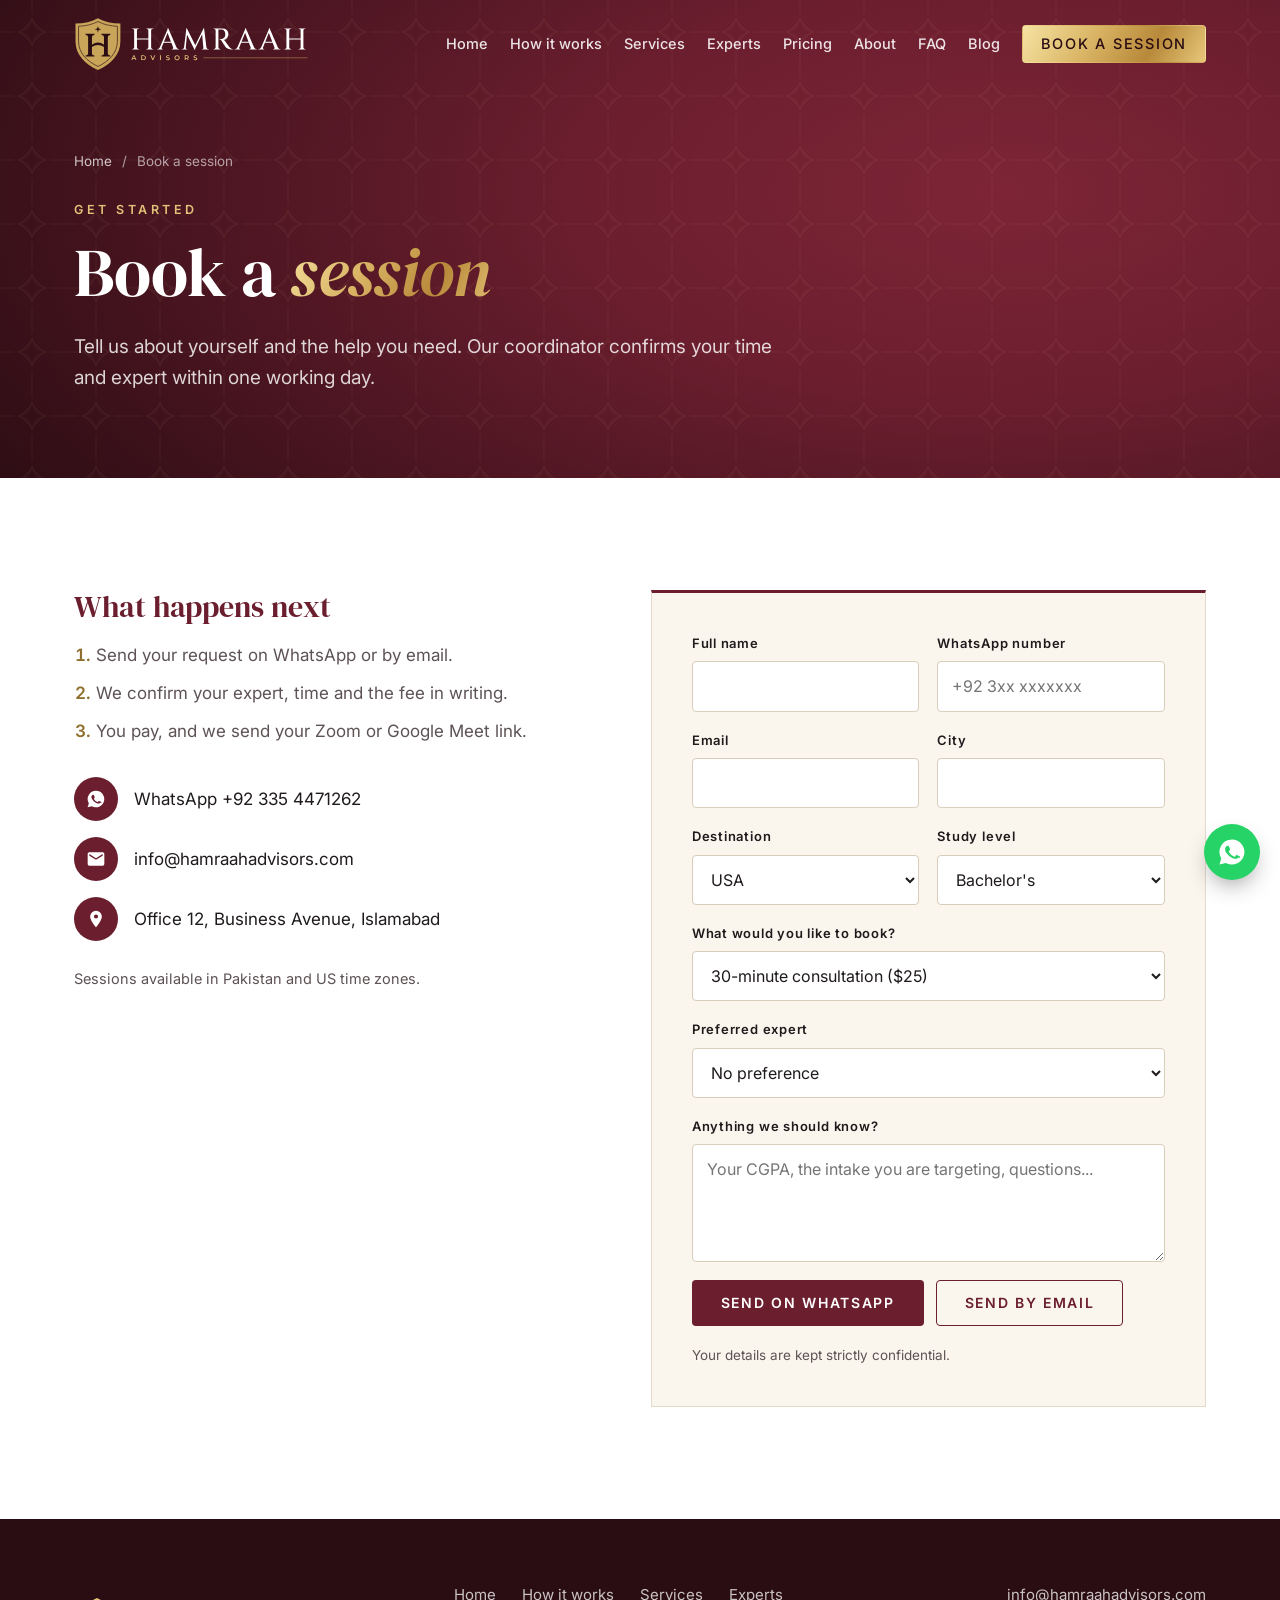
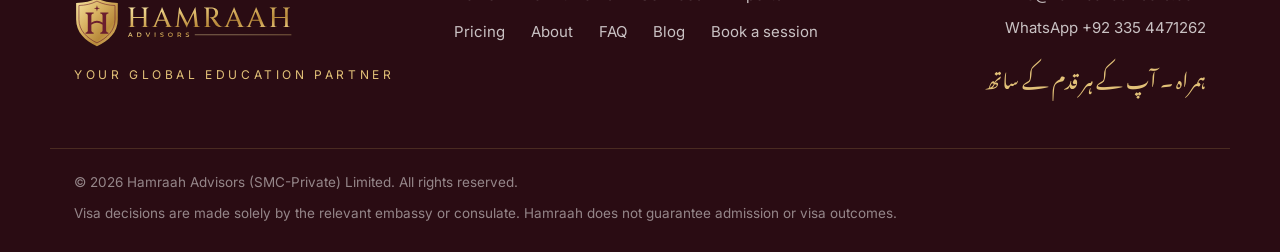
<file: book.html>
<!doctype html>
<html lang="en">
<head>
  <meta charset="utf-8">
  <meta name="viewport" content="width=device-width, initial-scale=1">
  <title>Book a Session with a US-Based Expert | Hamraah Advisors</title>
  <meta name="description" content="Book a one-on-one online session with a Pakistani expert in the USA, or enquire about a study-abroad package. Send your request by WhatsApp or email.">
  <link rel="canonical" href="https://www.hamraahadvisors.com/book">
  <meta name="robots" content="index, follow, max-image-preview:large">
  <meta name="theme-color" content="#6B1E2E">
  <link rel="icon" href="/assets/favicon.svg" type="image/svg+xml">
  <link rel="icon" href="/assets/favicon-32.png" sizes="32x32" type="image/png">
  <link rel="apple-touch-icon" href="/assets/apple-touch-icon.png">
  <meta property="og:type" content="website">
  <meta property="og:site_name" content="Hamraah Advisors">
  <meta property="og:locale" content="en_PK">
  <meta property="og:url" content="https://www.hamraahadvisors.com/book">
  <meta property="og:title" content="Book a Session with a US-Based Expert | Hamraah Advisors">
  <meta property="og:description" content="Book a one-on-one online session with a Pakistani expert in the USA, or enquire about a study-abroad package. Send your request by WhatsApp or email.">
  <meta property="og:image" content="https://www.hamraahadvisors.com/assets/og-image.jpg">
  <meta property="og:image:width" content="1200">
  <meta property="og:image:height" content="630">
  <meta property="og:image:alt" content="Hamraah Advisors crest and logo">
  <meta name="twitter:card" content="summary_large_image">
  <meta name="twitter:title" content="Book a Session with a US-Based Expert | Hamraah Advisors">
  <meta name="twitter:description" content="Book a one-on-one online session with a Pakistani expert in the USA, or enquire about a study-abroad package. Send your request by WhatsApp or email.">
  <meta name="twitter:image" content="https://www.hamraahadvisors.com/assets/og-image.jpg">
  <link rel="preconnect" href="https://fonts.googleapis.com">
  <link rel="preconnect" href="https://fonts.gstatic.com" crossorigin>
  <link href="https://fonts.googleapis.com/css2?family=DM+Serif+Display:ital@0;1&family=Inter:wght@400;500;600&family=Noto+Nastaliq+Urdu:wght@500&display=swap" rel="stylesheet">
  <link rel="stylesheet" href="/styles.css">
  <script type="application/ld+json">
{
 "@context": "https://schema.org",
 "@graph": [
  {
   "@type": "EducationalOrganization",
   "@id": "https://www.hamraahadvisors.com/#organization",
   "name": "Hamraah Advisors",
   "legalName": "Hamraah Advisors (SMC-Private) Limited",
   "url": "https://www.hamraahadvisors.com/",
   "logo": "https://www.hamraahadvisors.com/assets/logo/hamraah-crest-full-colour.png",
   "image": "https://www.hamraahadvisors.com/assets/og-image.jpg",
   "email": "info@hamraahadvisors.com",
   "slogan": "Learn from people already living your dream.",
   "description": "Expert-led study-abroad consultancy in Pakistan connecting students with Pakistani experts living in the USA for admissions, scholarships, financial documentation, F-1 visa preparation and post-arrival support.",
   "areaServed": {
    "@type": "Country",
    "name": "Pakistan"
   },
   "knowsAbout": [
    "Study in the USA",
    "F-1 student visa",
    "US university admissions",
    "Scholarships",
    "Study in Europe"
   ]
  },
  {
   "@type": "WebSite",
   "@id": "https://www.hamraahadvisors.com/#website",
   "url": "https://www.hamraahadvisors.com/",
   "name": "Hamraah Advisors",
   "publisher": {
    "@id": "https://www.hamraahadvisors.com/#organization"
   },
   "inLanguage": "en"
  },
  {
   "@type": "BreadcrumbList",
   "itemListElement": [
    {
     "@type": "ListItem",
     "position": 1,
     "name": "Home",
     "item": "https://www.hamraahadvisors.com/"
    },
    {
     "@type": "ListItem",
     "position": 2,
     "name": "Book a session",
     "item": "https://www.hamraahadvisors.com/book"
    }
   ]
  }
 ]
}
  </script>
</head>
<body>
  <a class="skip" href="#main">Skip to content</a>
  <header class="site-header" id="top">
    <div class="wrap header-inner">
      <a class="brand" href="/" aria-label="Hamraah Advisors home">
        <img class="brand-light" src="/assets/logo/hamraah-horizontal-full-colour.svg" alt="Hamraah Advisors" width="729" height="230">
        <img class="brand-dark" src="/assets/logo/hamraah-horizontal-reversed.svg" alt="" width="729" height="230" aria-hidden="true">
      </a>
      <button class="nav-toggle" aria-expanded="false" aria-controls="nav" aria-label="Open menu"><span></span><span></span><span></span></button>
      <nav class="nav" id="nav" aria-label="Main"><a href="/">Home</a><a href="/how-it-works">How it works</a><a href="/services">Services</a><a href="/experts">Experts</a><a href="/pricing">Pricing</a><a href="/about">About</a><a href="/faq">FAQ</a><a href="/blog">Blog</a><a class="btn btn-small" href="/book">Book a session</a></nav>
    </div>
  </header>
  <main id="main">
<section class="hero page-hero"><div class="pattern" aria-hidden="true"></div>
<div class="wrap"><nav class="crumbs" aria-label="Breadcrumb"><a href="/">Home</a><span aria-hidden="true">/</span><span aria-current="page">Book a session</span></nav>
<p class="eyebrow">Get started</p><h1>Book a <em>session</em></h1><p class="lede">Tell us about yourself and the help you need. Our coordinator confirms your time and expert within one working day.</p></div></section>
<section class="section"><div class="wrap contact-grid">
<div>
<h2 class="h-small">What happens next</h2>
<ol class="next-steps"><li>Send your request on WhatsApp or by email.</li><li>We confirm your expert, time and the fee in writing.</li><li>You pay, and we send your Zoom or Google Meet link.</li></ol>
<ul class="contact-list">
<li><span class="ico" aria-hidden="true"><svg viewBox="0 0 24 24"><path d="M12 2a10 10 0 0 0-8.6 15.1L2 22l5-1.3A10 10 0 1 0 12 2zm5.3 14.1c-.2.6-1.3 1.2-1.8 1.3-.5 0-1 .2-3.3-.7a11.6 11.6 0 0 1-4.6-4c-.4-.5-1.1-1.6-1.1-3s.7-2 1-2.3a1 1 0 0 1 .8-.4h.6c.2 0 .4 0 .6.5l.9 2.1c.1.2.1.4 0 .6l-.4.6-.4.5c-.1.1-.3.3-.1.6a8.7 8.7 0 0 0 4.3 3.8c.3.1.5.1.6-.1l.9-1.1c.2-.3.4-.2.6-.1l2 1c.3.1.5.2.5.3a2.4 2.4 0 0 1-.1 1.3z"/></svg></span><a href="https://wa.me/923354471262" target="_blank" rel="noopener">WhatsApp +92 335 4471262</a></li>
<li><span class="ico" aria-hidden="true"><svg viewBox="0 0 24 24"><path d="M20 4H4a2 2 0 0 0-2 2v12a2 2 0 0 0 2 2h16a2 2 0 0 0 2-2V6a2 2 0 0 0-2-2zm0 4-8 5-8-5V6l8 5 8-5z"/></svg></span><a href="mailto:info@hamraahadvisors.com">info@hamraahadvisors.com</a></li>
<li><span class="ico" aria-hidden="true"><svg viewBox="0 0 24 24"><path d="M12 2a7 7 0 0 0-7 7c0 5.25 7 13 7 13s7-7.75 7-13a7 7 0 0 0-7-7zm0 9.5A2.5 2.5 0 1 1 12 6.5a2.5 2.5 0 0 1 0 5z"/></svg></span><span>Office 12, Business Avenue, Islamabad</span></li>
</ul>
<p class="hours">Sessions available in Pakistan and US time zones.</p>
</div>
<form class="form" id="book-form" novalidate>
<div class="row2"><label>Full name<input name="name" type="text" autocomplete="name" required></label>
<label>WhatsApp number<input name="phone" type="tel" autocomplete="tel" placeholder="+92 3xx xxxxxxx" required></label></div>
<div class="row2"><label>Email<input name="email" type="email" autocomplete="email" required></label>
<label>City<input name="city" type="text" autocomplete="address-level2"></label></div>
<div class="row2"><label>Destination<select name="destination"><option>USA</option><option>Europe</option><option>Not sure yet</option></select></label>
<label>Study level<select name="level"><option>Bachelor's</option><option>Master's</option><option>PhD</option><option>Other</option></select></label></div>
<label>What would you like to book?<select name="session"><option>30-minute consultation ($25)</option><option>60-minute consultation ($45)</option><option>Visa interview mock session ($40)</option><option>Financial documentation session ($40)</option><option>University admission strategy session ($50)</option><option>Package: Basic ($79)</option><option>Package: Standard ($349)</option><option>Package: Premium ($649)</option><option>Package: Complete ($999)</option></select></label>
<label>Preferred expert<select name="expert"><option>No preference</option><option>US Admissions Expert</option><option>F-1 Visa Guidance Expert</option><option>Financial Documentation Expert</option><option>Current US Student Mentor</option></select></label>
<label>Anything we should know?<textarea name="message" rows="4" placeholder="Your CGPA, the intake you are targeting, questions..."></textarea></label>
<div class="form-actions"><button class="btn btn-maroon" type="submit" name="via" value="whatsapp">Send on WhatsApp</button>
<button class="btn btn-outline" type="submit" name="via" value="email">Send by email</button></div>
<p class="form-note" role="status" aria-live="polite">Your details are kept strictly confidential.</p>
</form></div></section>
  </main>
  <footer class="site-footer">
    <div class="wrap footer-inner">
      <div class="footer-brand">
        <img src="/assets/logo/hamraah-horizontal-gold-foil.svg" alt="Hamraah Advisors" width="729" height="230">
        <p>Your global education partner</p>
      </div>
      <nav class="footer-nav" aria-label="Footer"><a href="/">Home</a><a href="/how-it-works">How it works</a><a href="/services">Services</a><a href="/experts">Experts</a><a href="/pricing">Pricing</a><a href="/about">About</a><a href="/faq">FAQ</a><a href="/blog">Blog</a><a href="/book">Book a session</a></nav>
      <div class="footer-contact">
        <a href="mailto:info@hamraahadvisors.com">info@hamraahadvisors.com</a>
        <a href="https://wa.me/923354471262" target="_blank" rel="noopener">WhatsApp +92 335 4471262</a>
        <p class="urdu" lang="ur" dir="rtl">ہمراہ ۔ آپ کے ہر قدم کے ساتھ</p>
      </div>
    </div>
    <div class="wrap legal">
      <p>© 2026 Hamraah Advisors (SMC-Private) Limited. All rights reserved.</p>
      <p>Visa decisions are made solely by the relevant embassy or consulate. Hamraah does not guarantee admission or visa outcomes.</p>
    </div>
  </footer>
  <a class="wa-float" href="https://wa.me/923354471262" target="_blank" rel="noopener" aria-label="Chat with Hamraah on WhatsApp"><svg viewBox="0 0 24 24" aria-hidden="true"><path d="M12 2a10 10 0 0 0-8.6 15.1L2 22l5-1.3A10 10 0 1 0 12 2zm5.3 14.1c-.2.6-1.3 1.2-1.8 1.3-.5 0-1 .2-3.3-.7a11.6 11.6 0 0 1-4.6-4c-.4-.5-1.1-1.6-1.1-3s.7-2 1-2.3a1 1 0 0 1 .8-.4h.6c.2 0 .4 0 .6.5l.9 2.1c.1.2.1.4 0 .6l-.4.6-.4.5c-.1.1-.3.3-.1.6a8.7 8.7 0 0 0 4.3 3.8c.3.1.5.1.6-.1l.9-1.1c.2-.3.4-.2.6-.1l2 1c.3.1.5.2.5.3a2.4 2.4 0 0 1-.1 1.3z"/></svg></a>
  <script src="/main.js" defer></script>
</body>
</html>
</file>
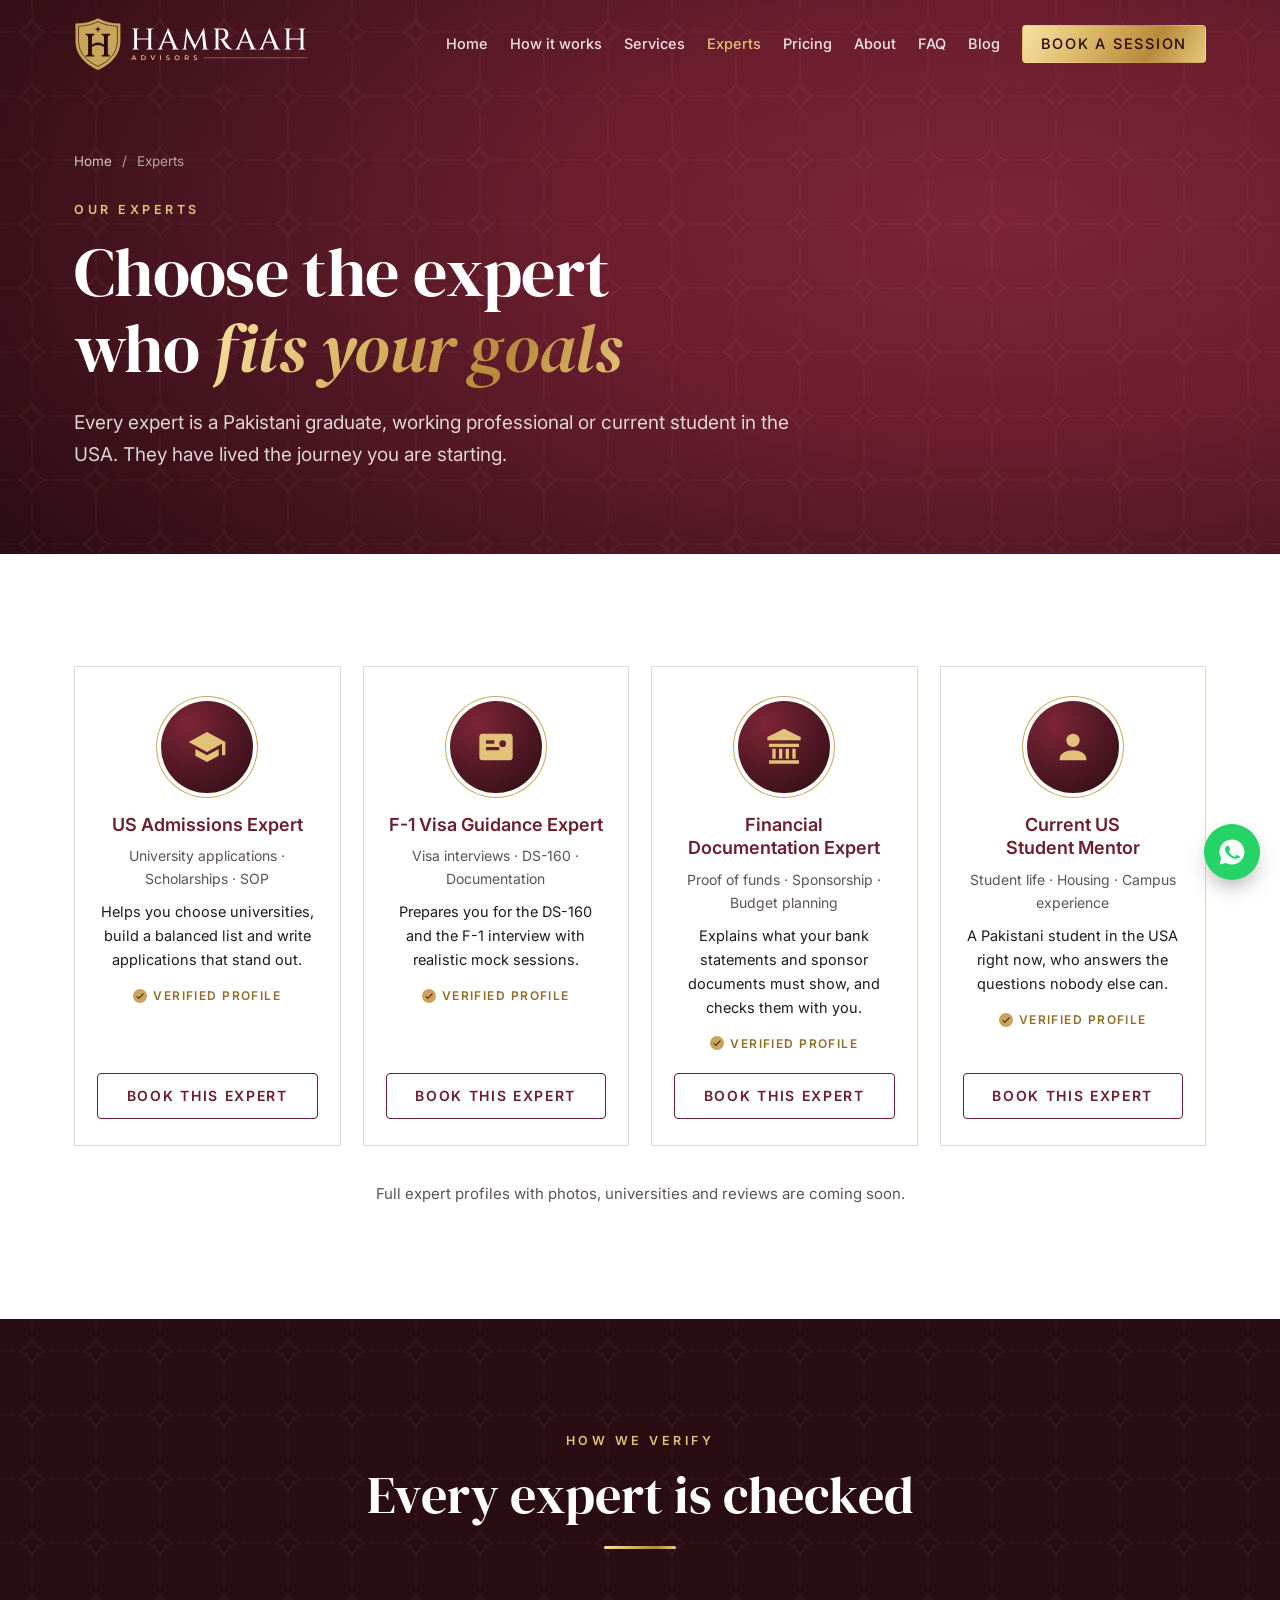
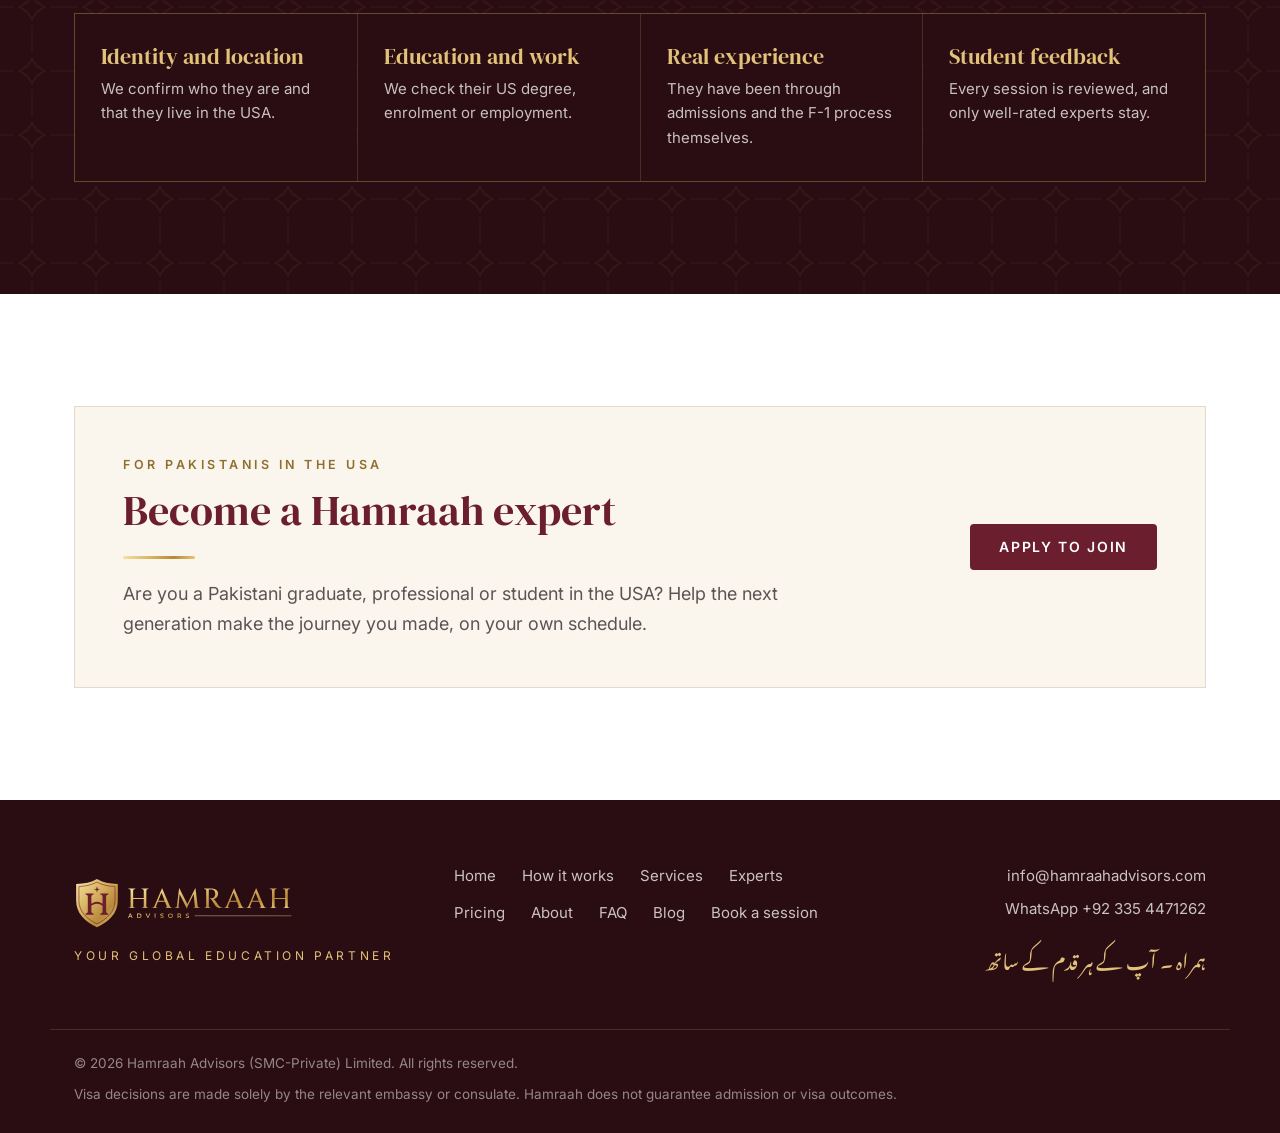
<file: experts.html>
<!doctype html>
<html lang="en">
<head>
  <meta charset="utf-8">
  <meta name="viewport" content="width=device-width, initial-scale=1">
  <title>Meet Our US-Based Pakistani Experts | Hamraah Advisors</title>
  <meta name="description" content="Book 1:1 sessions with verified Pakistani experts in the USA: admissions, F-1 visa and financial documentation experts, and current US student mentors.">
  <link rel="canonical" href="https://www.hamraahadvisors.com/experts">
  <meta name="robots" content="index, follow, max-image-preview:large">
  <meta name="theme-color" content="#6B1E2E">
  <link rel="icon" href="/assets/favicon.svg" type="image/svg+xml">
  <link rel="icon" href="/assets/favicon-32.png" sizes="32x32" type="image/png">
  <link rel="apple-touch-icon" href="/assets/apple-touch-icon.png">
  <meta property="og:type" content="website">
  <meta property="og:site_name" content="Hamraah Advisors">
  <meta property="og:locale" content="en_PK">
  <meta property="og:url" content="https://www.hamraahadvisors.com/experts">
  <meta property="og:title" content="Meet Our US-Based Pakistani Experts | Hamraah Advisors">
  <meta property="og:description" content="Book 1:1 sessions with verified Pakistani experts in the USA: admissions, F-1 visa and financial documentation experts, and current US student mentors.">
  <meta property="og:image" content="https://www.hamraahadvisors.com/assets/og-image.jpg">
  <meta property="og:image:width" content="1200">
  <meta property="og:image:height" content="630">
  <meta property="og:image:alt" content="Hamraah Advisors crest and logo">
  <meta name="twitter:card" content="summary_large_image">
  <meta name="twitter:title" content="Meet Our US-Based Pakistani Experts | Hamraah Advisors">
  <meta name="twitter:description" content="Book 1:1 sessions with verified Pakistani experts in the USA: admissions, F-1 visa and financial documentation experts, and current US student mentors.">
  <meta name="twitter:image" content="https://www.hamraahadvisors.com/assets/og-image.jpg">
  <link rel="preconnect" href="https://fonts.googleapis.com">
  <link rel="preconnect" href="https://fonts.gstatic.com" crossorigin>
  <link href="https://fonts.googleapis.com/css2?family=DM+Serif+Display:ital@0;1&family=Inter:wght@400;500;600&family=Noto+Nastaliq+Urdu:wght@500&display=swap" rel="stylesheet">
  <link rel="stylesheet" href="/styles.css">
  <script type="application/ld+json">
{
 "@context": "https://schema.org",
 "@graph": [
  {
   "@type": "EducationalOrganization",
   "@id": "https://www.hamraahadvisors.com/#organization",
   "name": "Hamraah Advisors",
   "legalName": "Hamraah Advisors (SMC-Private) Limited",
   "url": "https://www.hamraahadvisors.com/",
   "logo": "https://www.hamraahadvisors.com/assets/logo/hamraah-crest-full-colour.png",
   "image": "https://www.hamraahadvisors.com/assets/og-image.jpg",
   "email": "info@hamraahadvisors.com",
   "slogan": "Learn from people already living your dream.",
   "description": "Expert-led study-abroad consultancy in Pakistan connecting students with Pakistani experts living in the USA for admissions, scholarships, financial documentation, F-1 visa preparation and post-arrival support.",
   "areaServed": {
    "@type": "Country",
    "name": "Pakistan"
   },
   "knowsAbout": [
    "Study in the USA",
    "F-1 student visa",
    "US university admissions",
    "Scholarships",
    "Study in Europe"
   ]
  },
  {
   "@type": "WebSite",
   "@id": "https://www.hamraahadvisors.com/#website",
   "url": "https://www.hamraahadvisors.com/",
   "name": "Hamraah Advisors",
   "publisher": {
    "@id": "https://www.hamraahadvisors.com/#organization"
   },
   "inLanguage": "en"
  },
  {
   "@type": "BreadcrumbList",
   "itemListElement": [
    {
     "@type": "ListItem",
     "position": 1,
     "name": "Home",
     "item": "https://www.hamraahadvisors.com/"
    },
    {
     "@type": "ListItem",
     "position": 2,
     "name": "Experts",
     "item": "https://www.hamraahadvisors.com/experts"
    }
   ]
  }
 ]
}
  </script>
</head>
<body>
  <a class="skip" href="#main">Skip to content</a>
  <header class="site-header" id="top">
    <div class="wrap header-inner">
      <a class="brand" href="/" aria-label="Hamraah Advisors home">
        <img class="brand-light" src="/assets/logo/hamraah-horizontal-full-colour.svg" alt="Hamraah Advisors" width="729" height="230">
        <img class="brand-dark" src="/assets/logo/hamraah-horizontal-reversed.svg" alt="" width="729" height="230" aria-hidden="true">
      </a>
      <button class="nav-toggle" aria-expanded="false" aria-controls="nav" aria-label="Open menu"><span></span><span></span><span></span></button>
      <nav class="nav" id="nav" aria-label="Main"><a href="/">Home</a><a href="/how-it-works">How it works</a><a href="/services">Services</a><a href="/experts" aria-current="page">Experts</a><a href="/pricing">Pricing</a><a href="/about">About</a><a href="/faq">FAQ</a><a href="/blog">Blog</a><a class="btn btn-small" href="/book">Book a session</a></nav>
    </div>
  </header>
  <main id="main">
<section class="hero page-hero"><div class="pattern" aria-hidden="true"></div>
<div class="wrap"><nav class="crumbs" aria-label="Breadcrumb"><a href="/">Home</a><span aria-hidden="true">/</span><span aria-current="page">Experts</span></nav>
<p class="eyebrow">Our experts</p><h1>Choose the expert who <em>fits your goals</em></h1><p class="lede">Every expert is a Pakistani graduate, working professional or current student in the USA. They have lived the journey you are starting.</p></div></section>
<section class="section "><div class="wrap"><div class="experts"><article class="expert"><div class="avatar" aria-hidden="true"><svg viewBox="0 0 24 24"><path d="M12 3 1 9l11 6 9-4.9V17h2V9zM5 13.2v4L12 21l7-3.8v-4L12 17z"/></svg></div><h3>US Admissions Expert</h3><p class="tags">University applications · Scholarships · SOP</p><p class="desc">Helps you choose universities, build a balanced list and write applications that stand out.</p><p class="verified">Verified profile</p><a class="btn btn-outline" href="/book?expert=US+Admissions+Expert">Book this expert</a></article><article class="expert"><div class="avatar" aria-hidden="true"><svg viewBox="0 0 24 24"><path d="M4 4h16a2 2 0 0 1 2 2v12a2 2 0 0 1-2 2H4a2 2 0 0 1-2-2V6a2 2 0 0 1 2-2zm2 4v2h5V8zm0 4v2h8v-2zm10-4a2 2 0 1 0 0 4 2 2 0 0 0 0-4z"/></svg></div><h3>F-1 Visa Guidance Expert</h3><p class="tags">Visa interviews · DS-160 · Documentation</p><p class="desc">Prepares you for the DS-160 and the F-1 interview with realistic mock sessions.</p><p class="verified">Verified profile</p><a class="btn btn-outline" href="/book?expert=F-1+Visa+Guidance+Expert">Book this expert</a></article><article class="expert"><div class="avatar" aria-hidden="true"><svg viewBox="0 0 24 24"><path d="M3 10h18v2H3zm2 3h2v6H5zm4 0h2v6H9zm4 0h2v6h-2zm4 0h2v6h-2zM3 20h18v2H3zM12 1l10 5v2H2V6z"/></svg></div><h3>Financial Documentation Expert</h3><p class="tags">Proof of funds · Sponsorship · Budget planning</p><p class="desc">Explains what your bank statements and sponsor documents must show, and checks them with you.</p><p class="verified">Verified profile</p><a class="btn btn-outline" href="/book?expert=Financial+Documentation+Expert">Book this expert</a></article><article class="expert"><div class="avatar" aria-hidden="true"><svg viewBox="0 0 24 24"><path d="M12 12a4 4 0 1 0 0-8 4 4 0 0 0 0 8zm0 2c-4 0-8 2-8 5v1h16v-1c0-3-4-5-8-5z"/></svg></div><h3>Current US Student Mentor</h3><p class="tags">Student life · Housing · Campus experience</p><p class="desc">A Pakistani student in the USA right now, who answers the questions nobody else can.</p><p class="verified">Verified profile</p><a class="btn btn-outline" href="/book?expert=Current+US+Student+Mentor">Book this expert</a></article></div><p class="center-note">Full expert profiles with photos, universities and reviews are coming soon.</p></div></section>
<section class="section dark"><div class="pattern" aria-hidden="true"></div><div class="wrap"><div class="section-head"><p class="eyebrow">How we verify</p><h2>Every expert is checked</h2><span class="rule"></span></div><div class="promises"><div><h3>Identity and location</h3><p>We confirm who they are and that they live in the USA.</p></div><div><h3>Education and work</h3><p>We check their US degree, enrolment or employment.</p></div><div><h3>Real experience</h3><p>They have been through admissions and the F-1 process themselves.</p></div><div><h3>Student feedback</h3><p>Every session is reviewed, and only well-rated experts stay.</p></div></div></div></section>
<section class="section "><div class="wrap"><div class="join"><div><p class="eyebrow">For Pakistanis in the USA</p><h2>Become a Hamraah expert</h2><span class="rule"></span>
<p class="sub left">Are you a Pakistani graduate, professional or student in the USA? Help the next generation make the journey you made, on your own schedule.</p></div>
<a class="btn btn-maroon" href="mailto:info@hamraahadvisors.com?subject=Become%20a%20Hamraah%20expert">Apply to join</a></div></div></section>
  </main>
  <footer class="site-footer">
    <div class="wrap footer-inner">
      <div class="footer-brand">
        <img src="/assets/logo/hamraah-horizontal-gold-foil.svg" alt="Hamraah Advisors" width="729" height="230">
        <p>Your global education partner</p>
      </div>
      <nav class="footer-nav" aria-label="Footer"><a href="/">Home</a><a href="/how-it-works">How it works</a><a href="/services">Services</a><a href="/experts" aria-current="page">Experts</a><a href="/pricing">Pricing</a><a href="/about">About</a><a href="/faq">FAQ</a><a href="/blog">Blog</a><a href="/book">Book a session</a></nav>
      <div class="footer-contact">
        <a href="mailto:info@hamraahadvisors.com">info@hamraahadvisors.com</a>
        <a href="https://wa.me/923354471262" target="_blank" rel="noopener">WhatsApp +92 335 4471262</a>
        <p class="urdu" lang="ur" dir="rtl">ہمراہ ۔ آپ کے ہر قدم کے ساتھ</p>
      </div>
    </div>
    <div class="wrap legal">
      <p>© 2026 Hamraah Advisors (SMC-Private) Limited. All rights reserved.</p>
      <p>Visa decisions are made solely by the relevant embassy or consulate. Hamraah does not guarantee admission or visa outcomes.</p>
    </div>
  </footer>
  <a class="wa-float" href="https://wa.me/923354471262" target="_blank" rel="noopener" aria-label="Chat with Hamraah on WhatsApp"><svg viewBox="0 0 24 24" aria-hidden="true"><path d="M12 2a10 10 0 0 0-8.6 15.1L2 22l5-1.3A10 10 0 1 0 12 2zm5.3 14.1c-.2.6-1.3 1.2-1.8 1.3-.5 0-1 .2-3.3-.7a11.6 11.6 0 0 1-4.6-4c-.4-.5-1.1-1.6-1.1-3s.7-2 1-2.3a1 1 0 0 1 .8-.4h.6c.2 0 .4 0 .6.5l.9 2.1c.1.2.1.4 0 .6l-.4.6-.4.5c-.1.1-.3.3-.1.6a8.7 8.7 0 0 0 4.3 3.8c.3.1.5.1.6-.1l.9-1.1c.2-.3.4-.2.6-.1l2 1c.3.1.5.2.5.3a2.4 2.4 0 0 1-.1 1.3z"/></svg></a>
  <script src="/main.js" defer></script>
</body>
</html>
</file>
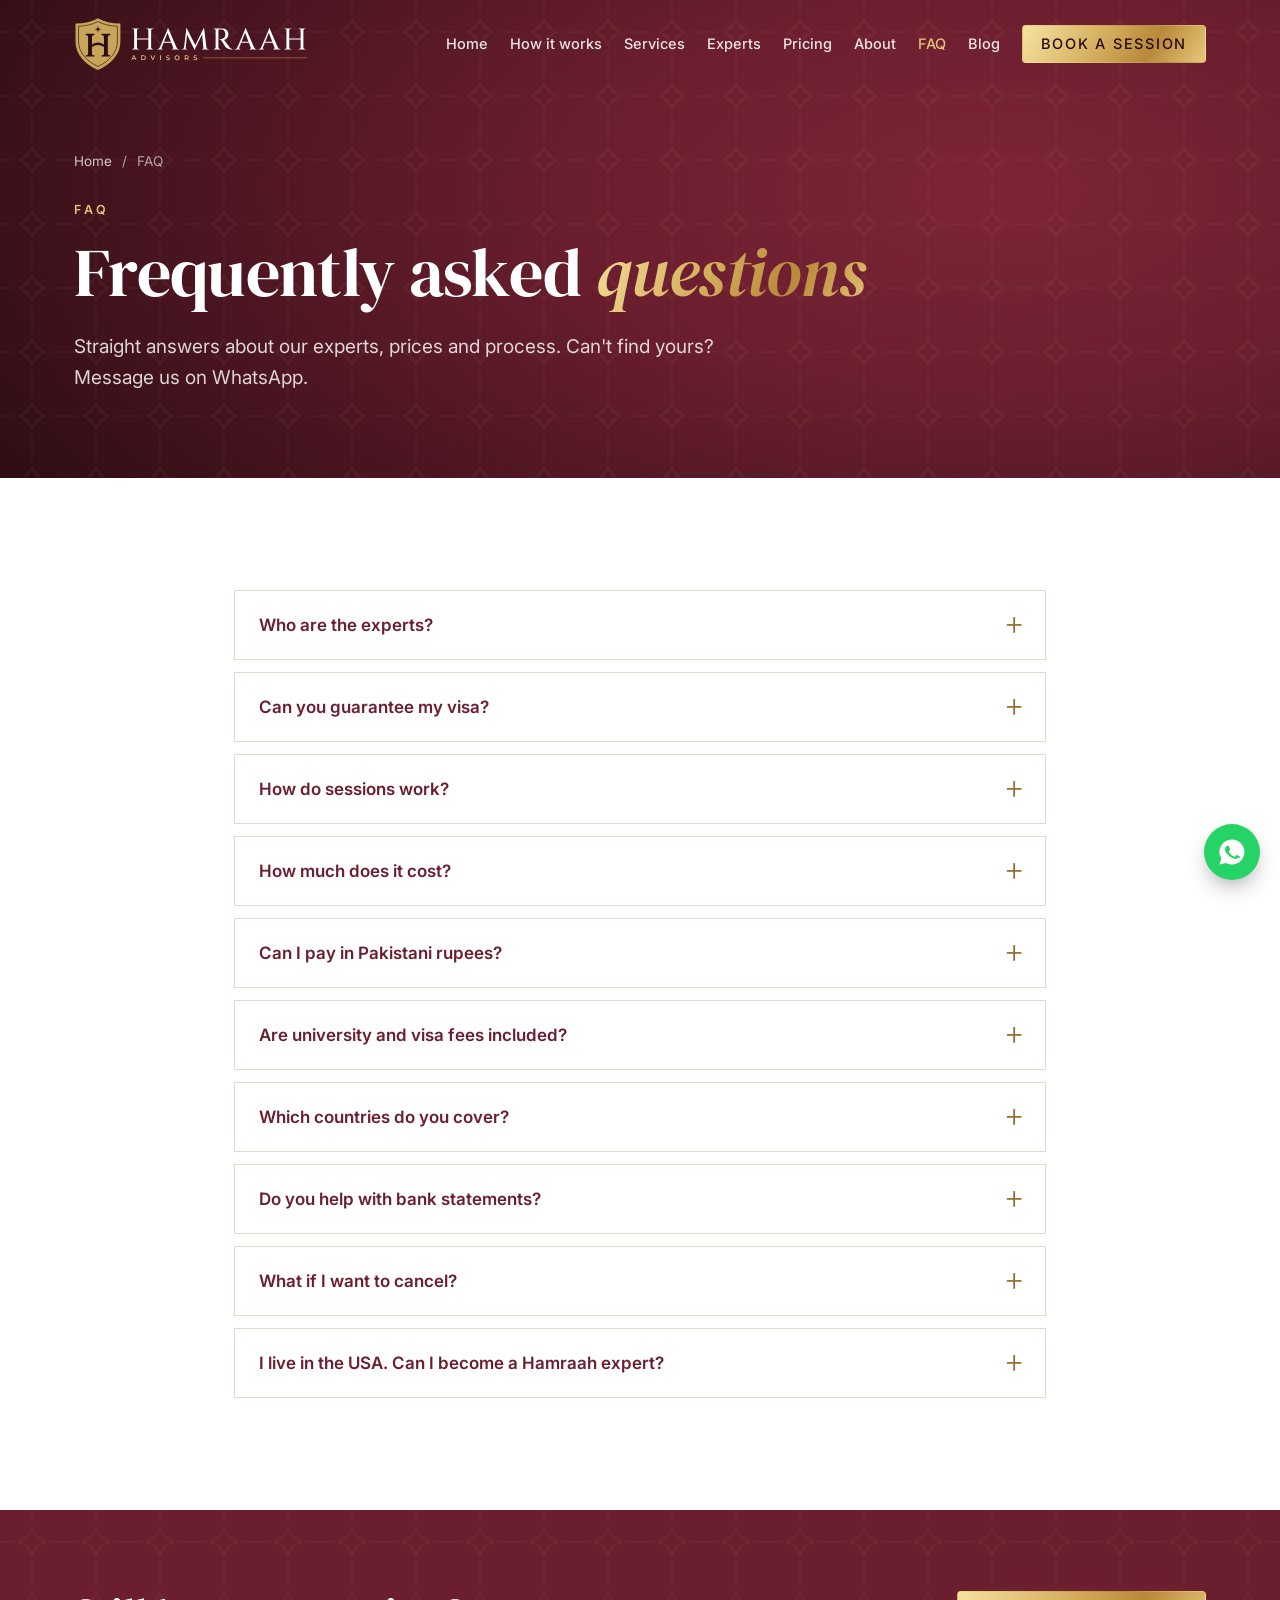
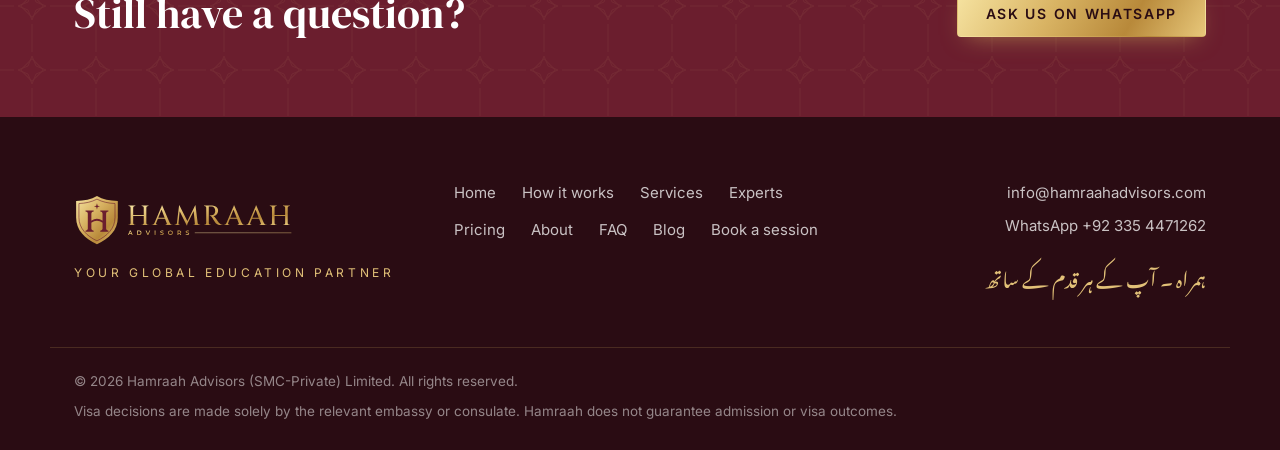
<file: faq.html>
<!doctype html>
<html lang="en">
<head>
  <meta charset="utf-8">
  <meta name="viewport" content="width=device-width, initial-scale=1">
  <title>Study Abroad &amp; F-1 Visa FAQ | Hamraah Advisors</title>
  <meta name="description" content="Answers for Pakistani students: who our US-based experts are, prices, paying in PKR, visa guarantees, financial documents and cancellations.">
  <link rel="canonical" href="https://www.hamraahadvisors.com/faq">
  <meta name="robots" content="index, follow, max-image-preview:large">
  <meta name="theme-color" content="#6B1E2E">
  <link rel="icon" href="/assets/favicon.svg" type="image/svg+xml">
  <link rel="icon" href="/assets/favicon-32.png" sizes="32x32" type="image/png">
  <link rel="apple-touch-icon" href="/assets/apple-touch-icon.png">
  <meta property="og:type" content="website">
  <meta property="og:site_name" content="Hamraah Advisors">
  <meta property="og:locale" content="en_PK">
  <meta property="og:url" content="https://www.hamraahadvisors.com/faq">
  <meta property="og:title" content="Study Abroad &amp; F-1 Visa FAQ | Hamraah Advisors">
  <meta property="og:description" content="Answers for Pakistani students: who our US-based experts are, prices, paying in PKR, visa guarantees, financial documents and cancellations.">
  <meta property="og:image" content="https://www.hamraahadvisors.com/assets/og-image.jpg">
  <meta property="og:image:width" content="1200">
  <meta property="og:image:height" content="630">
  <meta property="og:image:alt" content="Hamraah Advisors crest and logo">
  <meta name="twitter:card" content="summary_large_image">
  <meta name="twitter:title" content="Study Abroad &amp; F-1 Visa FAQ | Hamraah Advisors">
  <meta name="twitter:description" content="Answers for Pakistani students: who our US-based experts are, prices, paying in PKR, visa guarantees, financial documents and cancellations.">
  <meta name="twitter:image" content="https://www.hamraahadvisors.com/assets/og-image.jpg">
  <link rel="preconnect" href="https://fonts.googleapis.com">
  <link rel="preconnect" href="https://fonts.gstatic.com" crossorigin>
  <link href="https://fonts.googleapis.com/css2?family=DM+Serif+Display:ital@0;1&family=Inter:wght@400;500;600&family=Noto+Nastaliq+Urdu:wght@500&display=swap" rel="stylesheet">
  <link rel="stylesheet" href="/styles.css">
  <script type="application/ld+json">
{
 "@context": "https://schema.org",
 "@graph": [
  {
   "@type": "EducationalOrganization",
   "@id": "https://www.hamraahadvisors.com/#organization",
   "name": "Hamraah Advisors",
   "legalName": "Hamraah Advisors (SMC-Private) Limited",
   "url": "https://www.hamraahadvisors.com/",
   "logo": "https://www.hamraahadvisors.com/assets/logo/hamraah-crest-full-colour.png",
   "image": "https://www.hamraahadvisors.com/assets/og-image.jpg",
   "email": "info@hamraahadvisors.com",
   "slogan": "Learn from people already living your dream.",
   "description": "Expert-led study-abroad consultancy in Pakistan connecting students with Pakistani experts living in the USA for admissions, scholarships, financial documentation, F-1 visa preparation and post-arrival support.",
   "areaServed": {
    "@type": "Country",
    "name": "Pakistan"
   },
   "knowsAbout": [
    "Study in the USA",
    "F-1 student visa",
    "US university admissions",
    "Scholarships",
    "Study in Europe"
   ]
  },
  {
   "@type": "WebSite",
   "@id": "https://www.hamraahadvisors.com/#website",
   "url": "https://www.hamraahadvisors.com/",
   "name": "Hamraah Advisors",
   "publisher": {
    "@id": "https://www.hamraahadvisors.com/#organization"
   },
   "inLanguage": "en"
  },
  {
   "@type": "FAQPage",
   "mainEntity": [
    {
     "@type": "Question",
     "name": "Who are the experts?",
     "acceptedAnswer": {
      "@type": "Answer",
      "text": "Pakistani graduates, working professionals and current students living in the USA. Each one has been through US admissions and the F-1 visa process personally, and we verify their background before they join Hamraah."
     }
    },
    {
     "@type": "Question",
     "name": "Can you guarantee my visa?",
     "acceptedAnswer": {
      "@type": "Answer",
      "text": "No, and nobody honestly can. Visa decisions are made only by the US embassy or consulate. We make sure your application, documents and interview preparation are as strong and as genuine as possible."
     }
    },
    {
     "@type": "Question",
     "name": "How do sessions work?",
     "acceptedAnswer": {
      "@type": "Answer",
      "text": "Choose a session type and, if you like, an expert. We confirm a time that suits both of you and send a Zoom or Google Meet link. Sessions are available in Pakistan and US time zones."
     }
    },
    {
     "@type": "Question",
     "name": "How much does it cost?",
     "acceptedAnswer": {
      "@type": "Answer",
      "text": "Single sessions start at $25 and packages start at $79. Every price is listed on our pricing page, and you receive it in writing before you pay."
     }
    },
    {
     "@type": "Question",
     "name": "Can I pay in Pakistani rupees?",
     "acceptedAnswer": {
      "@type": "Answer",
      "text": "Yes. Prices are listed in US dollars, and you can pay the equivalent in PKR at the current exchange rate."
     }
    },
    {
     "@type": "Question",
     "name": "Are university and visa fees included?",
     "acceptedAnswer": {
      "@type": "Answer",
      "text": "No. University application fees, English test fees, the SEVIS fee and the US visa fee are paid directly by you to the relevant organisation. We tell you exactly which fees apply to you."
     }
    },
    {
     "@type": "Question",
     "name": "Which countries do you cover?",
     "acceptedAnswer": {
      "@type": "Answer",
      "text": "Our main focus is the USA. We also guide students applying to selected countries and universities in Europe. Ask us about your destination."
     }
    },
    {
     "@type": "Question",
     "name": "Do you help with bank statements?",
     "acceptedAnswer": {
      "@type": "Answer",
      "text": "We explain exactly what your financial documents must show and check your genuine documents with you. We never create, edit or arrange financial documents. Doing so is fraud and can lead to a permanent visa ban."
     }
    },
    {
     "@type": "Question",
     "name": "What if I want to cancel?",
     "acceptedAnswer": {
      "@type": "Answer",
      "text": "Single sessions can be rescheduled or refunded with at least 24 hours' notice. Package cancellation and refund terms are set out in your written service agreement before you pay."
     }
    },
    {
     "@type": "Question",
     "name": "I live in the USA. Can I become a Hamraah expert?",
     "acceptedAnswer": {
      "@type": "Answer",
      "text": "Yes. If you are a Pakistani graduate, professional or student in the USA and want to guide students, email us with your background and we will be in touch."
     }
    }
   ]
  },
  {
   "@type": "BreadcrumbList",
   "itemListElement": [
    {
     "@type": "ListItem",
     "position": 1,
     "name": "Home",
     "item": "https://www.hamraahadvisors.com/"
    },
    {
     "@type": "ListItem",
     "position": 2,
     "name": "FAQ",
     "item": "https://www.hamraahadvisors.com/faq"
    }
   ]
  }
 ]
}
  </script>
</head>
<body>
  <a class="skip" href="#main">Skip to content</a>
  <header class="site-header" id="top">
    <div class="wrap header-inner">
      <a class="brand" href="/" aria-label="Hamraah Advisors home">
        <img class="brand-light" src="/assets/logo/hamraah-horizontal-full-colour.svg" alt="Hamraah Advisors" width="729" height="230">
        <img class="brand-dark" src="/assets/logo/hamraah-horizontal-reversed.svg" alt="" width="729" height="230" aria-hidden="true">
      </a>
      <button class="nav-toggle" aria-expanded="false" aria-controls="nav" aria-label="Open menu"><span></span><span></span><span></span></button>
      <nav class="nav" id="nav" aria-label="Main"><a href="/">Home</a><a href="/how-it-works">How it works</a><a href="/services">Services</a><a href="/experts">Experts</a><a href="/pricing">Pricing</a><a href="/about">About</a><a href="/faq" aria-current="page">FAQ</a><a href="/blog">Blog</a><a class="btn btn-small" href="/book">Book a session</a></nav>
    </div>
  </header>
  <main id="main">
<section class="hero page-hero"><div class="pattern" aria-hidden="true"></div>
<div class="wrap"><nav class="crumbs" aria-label="Breadcrumb"><a href="/">Home</a><span aria-hidden="true">/</span><span aria-current="page">FAQ</span></nav>
<p class="eyebrow">FAQ</p><h1>Frequently asked <em>questions</em></h1><p class="lede">Straight answers about our experts, prices and process. Can't find yours? Message us on WhatsApp.</p></div></section>
<section class="section narrow-wrap"><div class="wrap"><div class="faq"><details><summary>Who are the experts?</summary><p>Pakistani graduates, working professionals and current students living in the USA. Each one has been through US admissions and the F-1 visa process personally, and we verify their background before they join Hamraah.</p></details><details><summary>Can you guarantee my visa?</summary><p>No, and nobody honestly can. Visa decisions are made only by the US embassy or consulate. We make sure your application, documents and interview preparation are as strong and as genuine as possible.</p></details><details><summary>How do sessions work?</summary><p>Choose a session type and, if you like, an expert. We confirm a time that suits both of you and send a Zoom or Google Meet link. Sessions are available in Pakistan and US time zones.</p></details><details><summary>How much does it cost?</summary><p>Single sessions start at $25 and packages start at $79. Every price is listed on our pricing page, and you receive it in writing before you pay.</p></details><details><summary>Can I pay in Pakistani rupees?</summary><p>Yes. Prices are listed in US dollars, and you can pay the equivalent in PKR at the current exchange rate.</p></details><details><summary>Are university and visa fees included?</summary><p>No. University application fees, English test fees, the SEVIS fee and the US visa fee are paid directly by you to the relevant organisation. We tell you exactly which fees apply to you.</p></details><details><summary>Which countries do you cover?</summary><p>Our main focus is the USA. We also guide students applying to selected countries and universities in Europe. Ask us about your destination.</p></details><details><summary>Do you help with bank statements?</summary><p>We explain exactly what your financial documents must show and check your genuine documents with you. We never create, edit or arrange financial documents. Doing so is fraud and can lead to a permanent visa ban.</p></details><details><summary>What if I want to cancel?</summary><p>Single sessions can be rescheduled or refunded with at least 24 hours&#x27; notice. Package cancellation and refund terms are set out in your written service agreement before you pay.</p></details><details><summary>I live in the USA. Can I become a Hamraah expert?</summary><p>Yes. If you are a Pakistani graduate, professional or student in the USA and want to guide students, email us with your background and we will be in touch.</p></details></div></div></section>
<section class="band"><div class="pattern" aria-hidden="true"></div>
<div class="wrap band-inner"><h2>Still have a question?</h2><a class="btn btn-gold" href="https://wa.me/923354471262">Ask us on WhatsApp</a></div></section>
  </main>
  <footer class="site-footer">
    <div class="wrap footer-inner">
      <div class="footer-brand">
        <img src="/assets/logo/hamraah-horizontal-gold-foil.svg" alt="Hamraah Advisors" width="729" height="230">
        <p>Your global education partner</p>
      </div>
      <nav class="footer-nav" aria-label="Footer"><a href="/">Home</a><a href="/how-it-works">How it works</a><a href="/services">Services</a><a href="/experts">Experts</a><a href="/pricing">Pricing</a><a href="/about">About</a><a href="/faq" aria-current="page">FAQ</a><a href="/blog">Blog</a><a href="/book">Book a session</a></nav>
      <div class="footer-contact">
        <a href="mailto:info@hamraahadvisors.com">info@hamraahadvisors.com</a>
        <a href="https://wa.me/923354471262" target="_blank" rel="noopener">WhatsApp +92 335 4471262</a>
        <p class="urdu" lang="ur" dir="rtl">ہمراہ ۔ آپ کے ہر قدم کے ساتھ</p>
      </div>
    </div>
    <div class="wrap legal">
      <p>© 2026 Hamraah Advisors (SMC-Private) Limited. All rights reserved.</p>
      <p>Visa decisions are made solely by the relevant embassy or consulate. Hamraah does not guarantee admission or visa outcomes.</p>
    </div>
  </footer>
  <a class="wa-float" href="https://wa.me/923354471262" target="_blank" rel="noopener" aria-label="Chat with Hamraah on WhatsApp"><svg viewBox="0 0 24 24" aria-hidden="true"><path d="M12 2a10 10 0 0 0-8.6 15.1L2 22l5-1.3A10 10 0 1 0 12 2zm5.3 14.1c-.2.6-1.3 1.2-1.8 1.3-.5 0-1 .2-3.3-.7a11.6 11.6 0 0 1-4.6-4c-.4-.5-1.1-1.6-1.1-3s.7-2 1-2.3a1 1 0 0 1 .8-.4h.6c.2 0 .4 0 .6.5l.9 2.1c.1.2.1.4 0 .6l-.4.6-.4.5c-.1.1-.3.3-.1.6a8.7 8.7 0 0 0 4.3 3.8c.3.1.5.1.6-.1l.9-1.1c.2-.3.4-.2.6-.1l2 1c.3.1.5.2.5.3a2.4 2.4 0 0 1-.1 1.3z"/></svg></a>
  <script src="/main.js" defer></script>
</body>
</html>
</file>
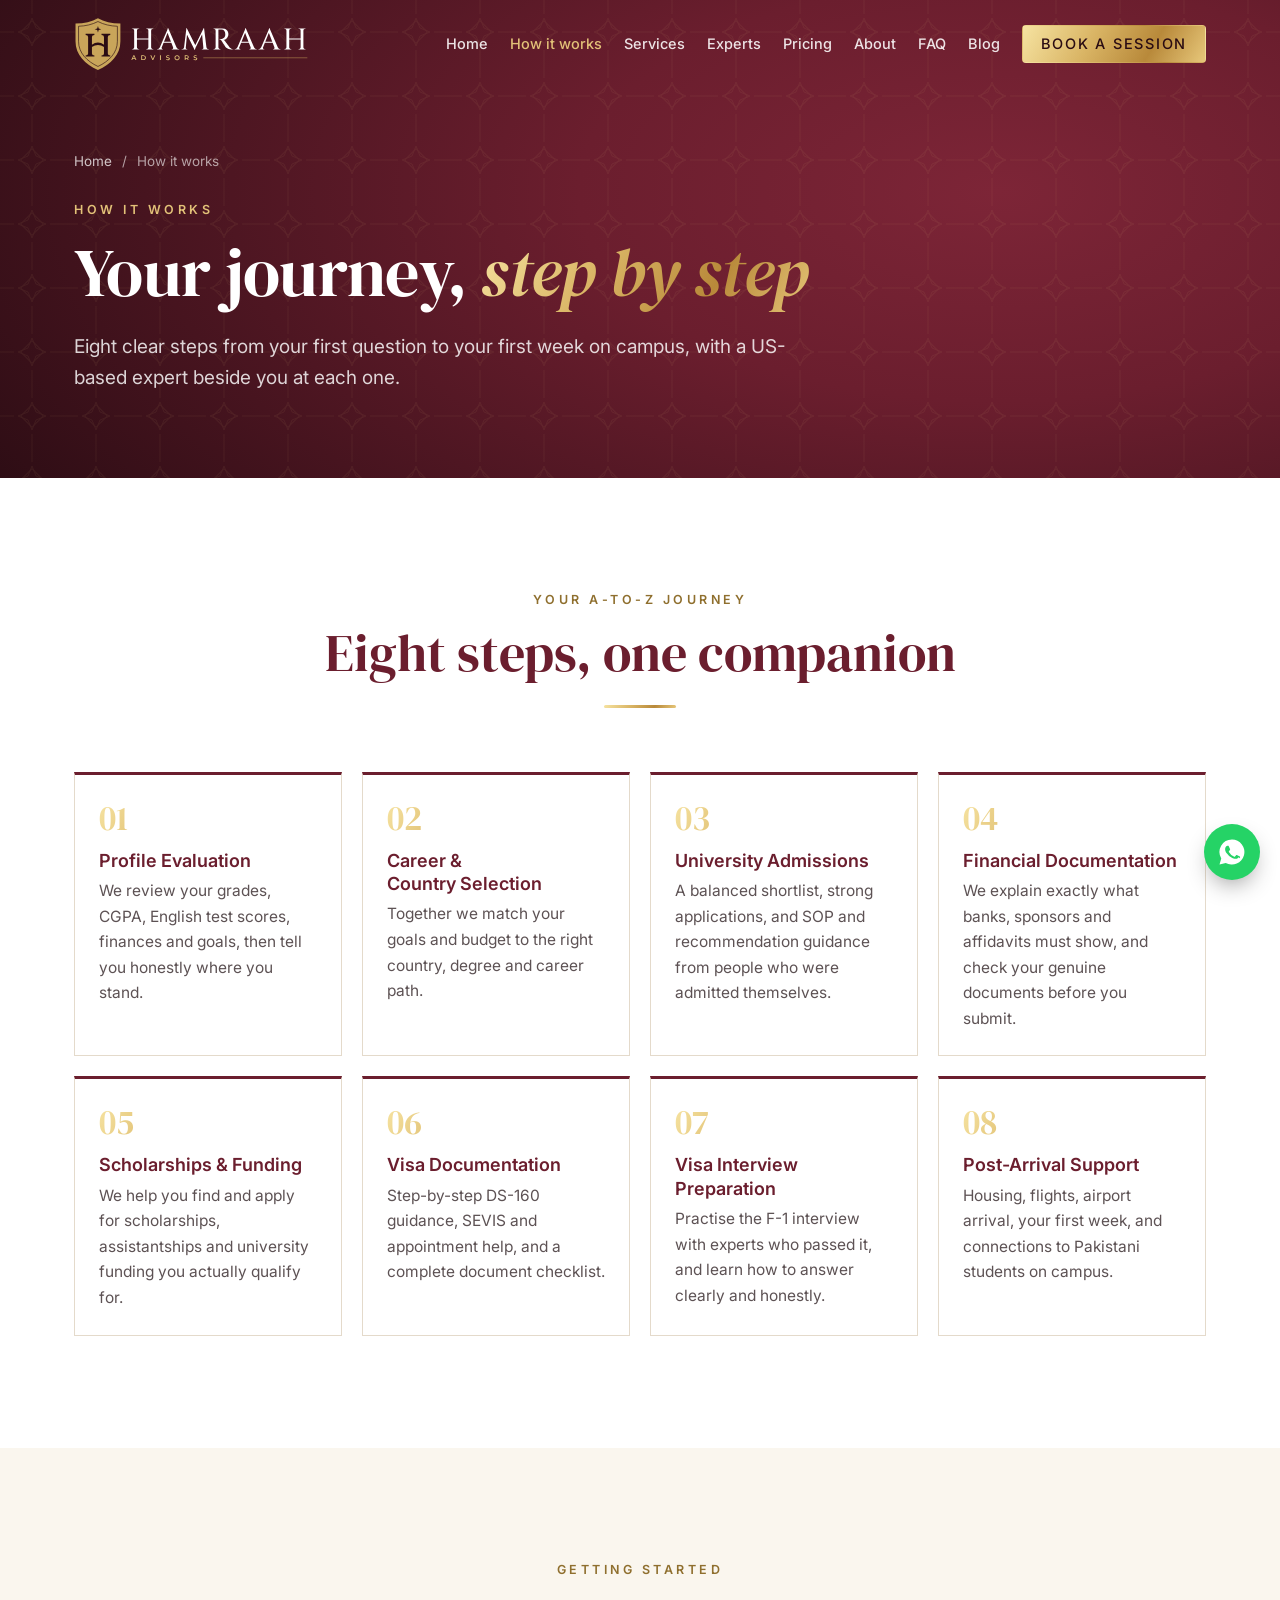
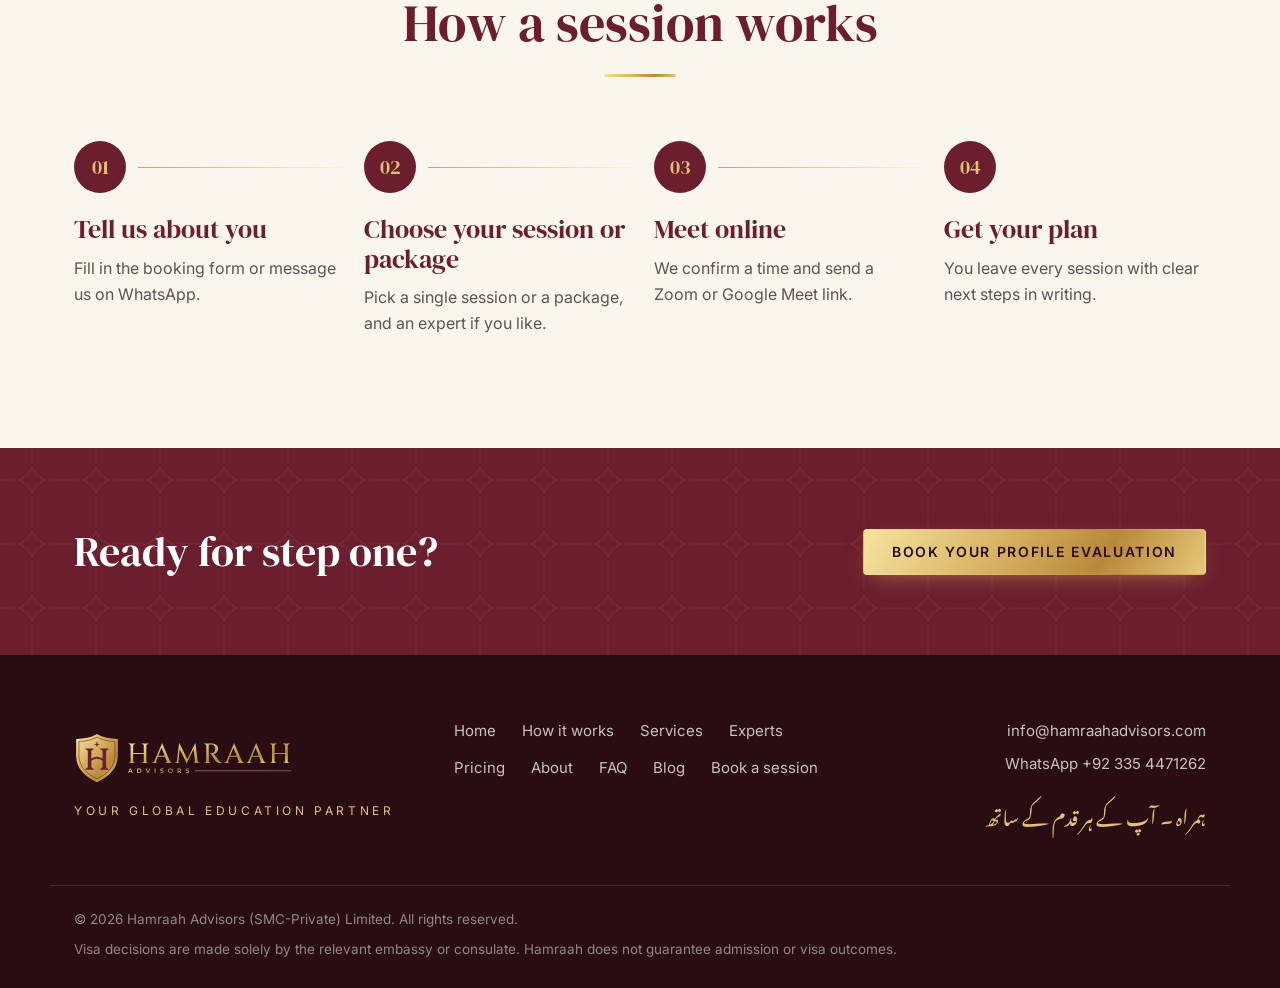
<file: how-it-works.html>
<!doctype html>
<html lang="en">
<head>
  <meta charset="utf-8">
  <meta name="viewport" content="width=device-width, initial-scale=1">
  <title>Your 8-Step Study Abroad Journey | Hamraah Advisors</title>
  <meta name="description" content="From profile evaluation to post-arrival support: how Hamraah guides Pakistani students through admissions, finances and the F-1 visa, step by step.">
  <link rel="canonical" href="https://www.hamraahadvisors.com/how-it-works">
  <meta name="robots" content="index, follow, max-image-preview:large">
  <meta name="theme-color" content="#6B1E2E">
  <link rel="icon" href="/assets/favicon.svg" type="image/svg+xml">
  <link rel="icon" href="/assets/favicon-32.png" sizes="32x32" type="image/png">
  <link rel="apple-touch-icon" href="/assets/apple-touch-icon.png">
  <meta property="og:type" content="website">
  <meta property="og:site_name" content="Hamraah Advisors">
  <meta property="og:locale" content="en_PK">
  <meta property="og:url" content="https://www.hamraahadvisors.com/how-it-works">
  <meta property="og:title" content="Your 8-Step Study Abroad Journey | Hamraah Advisors">
  <meta property="og:description" content="From profile evaluation to post-arrival support: how Hamraah guides Pakistani students through admissions, finances and the F-1 visa, step by step.">
  <meta property="og:image" content="https://www.hamraahadvisors.com/assets/og-image.jpg">
  <meta property="og:image:width" content="1200">
  <meta property="og:image:height" content="630">
  <meta property="og:image:alt" content="Hamraah Advisors crest and logo">
  <meta name="twitter:card" content="summary_large_image">
  <meta name="twitter:title" content="Your 8-Step Study Abroad Journey | Hamraah Advisors">
  <meta name="twitter:description" content="From profile evaluation to post-arrival support: how Hamraah guides Pakistani students through admissions, finances and the F-1 visa, step by step.">
  <meta name="twitter:image" content="https://www.hamraahadvisors.com/assets/og-image.jpg">
  <link rel="preconnect" href="https://fonts.googleapis.com">
  <link rel="preconnect" href="https://fonts.gstatic.com" crossorigin>
  <link href="https://fonts.googleapis.com/css2?family=DM+Serif+Display:ital@0;1&family=Inter:wght@400;500;600&family=Noto+Nastaliq+Urdu:wght@500&display=swap" rel="stylesheet">
  <link rel="stylesheet" href="/styles.css">
  <script type="application/ld+json">
{
 "@context": "https://schema.org",
 "@graph": [
  {
   "@type": "EducationalOrganization",
   "@id": "https://www.hamraahadvisors.com/#organization",
   "name": "Hamraah Advisors",
   "legalName": "Hamraah Advisors (SMC-Private) Limited",
   "url": "https://www.hamraahadvisors.com/",
   "logo": "https://www.hamraahadvisors.com/assets/logo/hamraah-crest-full-colour.png",
   "image": "https://www.hamraahadvisors.com/assets/og-image.jpg",
   "email": "info@hamraahadvisors.com",
   "slogan": "Learn from people already living your dream.",
   "description": "Expert-led study-abroad consultancy in Pakistan connecting students with Pakistani experts living in the USA for admissions, scholarships, financial documentation, F-1 visa preparation and post-arrival support.",
   "areaServed": {
    "@type": "Country",
    "name": "Pakistan"
   },
   "knowsAbout": [
    "Study in the USA",
    "F-1 student visa",
    "US university admissions",
    "Scholarships",
    "Study in Europe"
   ]
  },
  {
   "@type": "WebSite",
   "@id": "https://www.hamraahadvisors.com/#website",
   "url": "https://www.hamraahadvisors.com/",
   "name": "Hamraah Advisors",
   "publisher": {
    "@id": "https://www.hamraahadvisors.com/#organization"
   },
   "inLanguage": "en"
  },
  {
   "@type": "BreadcrumbList",
   "itemListElement": [
    {
     "@type": "ListItem",
     "position": 1,
     "name": "Home",
     "item": "https://www.hamraahadvisors.com/"
    },
    {
     "@type": "ListItem",
     "position": 2,
     "name": "How it works",
     "item": "https://www.hamraahadvisors.com/how-it-works"
    }
   ]
  }
 ]
}
  </script>
</head>
<body>
  <a class="skip" href="#main">Skip to content</a>
  <header class="site-header" id="top">
    <div class="wrap header-inner">
      <a class="brand" href="/" aria-label="Hamraah Advisors home">
        <img class="brand-light" src="/assets/logo/hamraah-horizontal-full-colour.svg" alt="Hamraah Advisors" width="729" height="230">
        <img class="brand-dark" src="/assets/logo/hamraah-horizontal-reversed.svg" alt="" width="729" height="230" aria-hidden="true">
      </a>
      <button class="nav-toggle" aria-expanded="false" aria-controls="nav" aria-label="Open menu"><span></span><span></span><span></span></button>
      <nav class="nav" id="nav" aria-label="Main"><a href="/">Home</a><a href="/how-it-works" aria-current="page">How it works</a><a href="/services">Services</a><a href="/experts">Experts</a><a href="/pricing">Pricing</a><a href="/about">About</a><a href="/faq">FAQ</a><a href="/blog">Blog</a><a class="btn btn-small" href="/book">Book a session</a></nav>
    </div>
  </header>
  <main id="main">
<section class="hero page-hero"><div class="pattern" aria-hidden="true"></div>
<div class="wrap"><nav class="crumbs" aria-label="Breadcrumb"><a href="/">Home</a><span aria-hidden="true">/</span><span aria-current="page">How it works</span></nav>
<p class="eyebrow">How it works</p><h1>Your journey, <em>step by step</em></h1><p class="lede">Eight clear steps from your first question to your first week on campus, with a US-based expert beside you at each one.</p></div></section>
<section class="section "><div class="wrap"><div class="section-head"><p class="eyebrow">Your A-to-Z journey</p><h2>Eight steps, one companion</h2><span class="rule"></span></div><ol class="journey detailed"><li><h3>Profile Evaluation</h3><p>We review your grades, CGPA, English test scores, finances and goals, then tell you honestly where you stand.</p></li><li><h3>Career &amp; Country Selection</h3><p>Together we match your goals and budget to the right country, degree and career path.</p></li><li><h3>University Admissions</h3><p>A balanced shortlist, strong applications, and SOP and recommendation guidance from people who were admitted themselves.</p></li><li><h3>Financial Documentation</h3><p>We explain exactly what banks, sponsors and affidavits must show, and check your genuine documents before you submit.</p></li><li><h3>Scholarships &amp; Funding</h3><p>We help you find and apply for scholarships, assistantships and university funding you actually qualify for.</p></li><li><h3>Visa Documentation</h3><p>Step-by-step DS-160 guidance, SEVIS and appointment help, and a complete document checklist.</p></li><li><h3>Visa Interview Preparation</h3><p>Practise the F-1 interview with experts who passed it, and learn how to answer clearly and honestly.</p></li><li><h3>Post-Arrival Support</h3><p>Housing, flights, airport arrival, your first week, and connections to Pakistani students on campus.</p></li></ol></div></section>
<section class="section tint"><div class="wrap"><div class="section-head"><p class="eyebrow">Getting started</p><h2>How a session works</h2><span class="rule"></span></div><ol class="steps"><li><h3>Tell us about you</h3><p>Fill in the booking form or message us on WhatsApp.</p></li><li><h3>Choose your session or package</h3><p>Pick a single session or a package, and an expert if you like.</p></li><li><h3>Meet online</h3><p>We confirm a time and send a Zoom or Google Meet link.</p></li><li><h3>Get your plan</h3><p>You leave every session with clear next steps in writing.</p></li></ol></div></section>
<section class="band"><div class="pattern" aria-hidden="true"></div>
<div class="wrap band-inner"><h2>Ready for step one?</h2><a class="btn btn-gold" href="/book?session=Package:+Basic">Book your profile evaluation</a></div></section>
  </main>
  <footer class="site-footer">
    <div class="wrap footer-inner">
      <div class="footer-brand">
        <img src="/assets/logo/hamraah-horizontal-gold-foil.svg" alt="Hamraah Advisors" width="729" height="230">
        <p>Your global education partner</p>
      </div>
      <nav class="footer-nav" aria-label="Footer"><a href="/">Home</a><a href="/how-it-works" aria-current="page">How it works</a><a href="/services">Services</a><a href="/experts">Experts</a><a href="/pricing">Pricing</a><a href="/about">About</a><a href="/faq">FAQ</a><a href="/blog">Blog</a><a href="/book">Book a session</a></nav>
      <div class="footer-contact">
        <a href="mailto:info@hamraahadvisors.com">info@hamraahadvisors.com</a>
        <a href="https://wa.me/923354471262" target="_blank" rel="noopener">WhatsApp +92 335 4471262</a>
        <p class="urdu" lang="ur" dir="rtl">ہمراہ ۔ آپ کے ہر قدم کے ساتھ</p>
      </div>
    </div>
    <div class="wrap legal">
      <p>© 2026 Hamraah Advisors (SMC-Private) Limited. All rights reserved.</p>
      <p>Visa decisions are made solely by the relevant embassy or consulate. Hamraah does not guarantee admission or visa outcomes.</p>
    </div>
  </footer>
  <a class="wa-float" href="https://wa.me/923354471262" target="_blank" rel="noopener" aria-label="Chat with Hamraah on WhatsApp"><svg viewBox="0 0 24 24" aria-hidden="true"><path d="M12 2a10 10 0 0 0-8.6 15.1L2 22l5-1.3A10 10 0 1 0 12 2zm5.3 14.1c-.2.6-1.3 1.2-1.8 1.3-.5 0-1 .2-3.3-.7a11.6 11.6 0 0 1-4.6-4c-.4-.5-1.1-1.6-1.1-3s.7-2 1-2.3a1 1 0 0 1 .8-.4h.6c.2 0 .4 0 .6.5l.9 2.1c.1.2.1.4 0 .6l-.4.6-.4.5c-.1.1-.3.3-.1.6a8.7 8.7 0 0 0 4.3 3.8c.3.1.5.1.6-.1l.9-1.1c.2-.3.4-.2.6-.1l2 1c.3.1.5.2.5.3a2.4 2.4 0 0 1-.1 1.3z"/></svg></a>
  <script src="/main.js" defer></script>
</body>
</html>
</file>
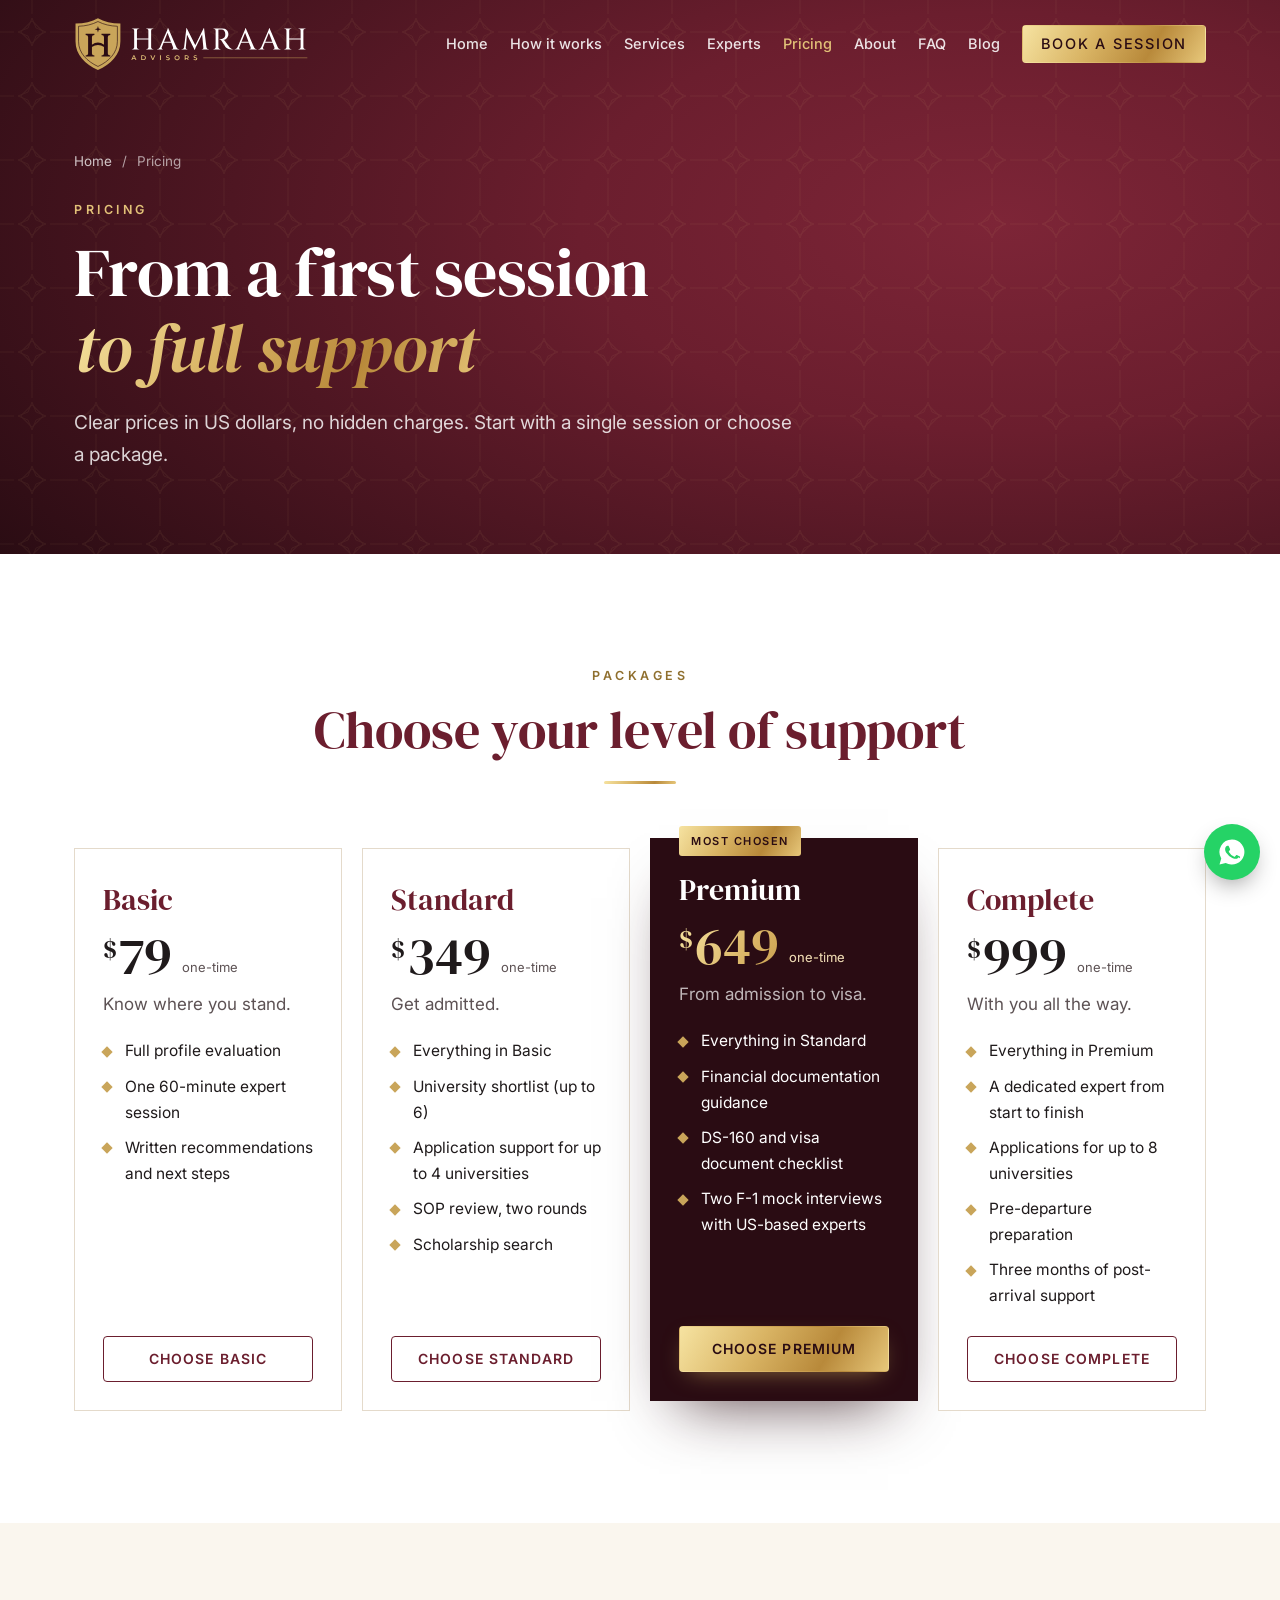
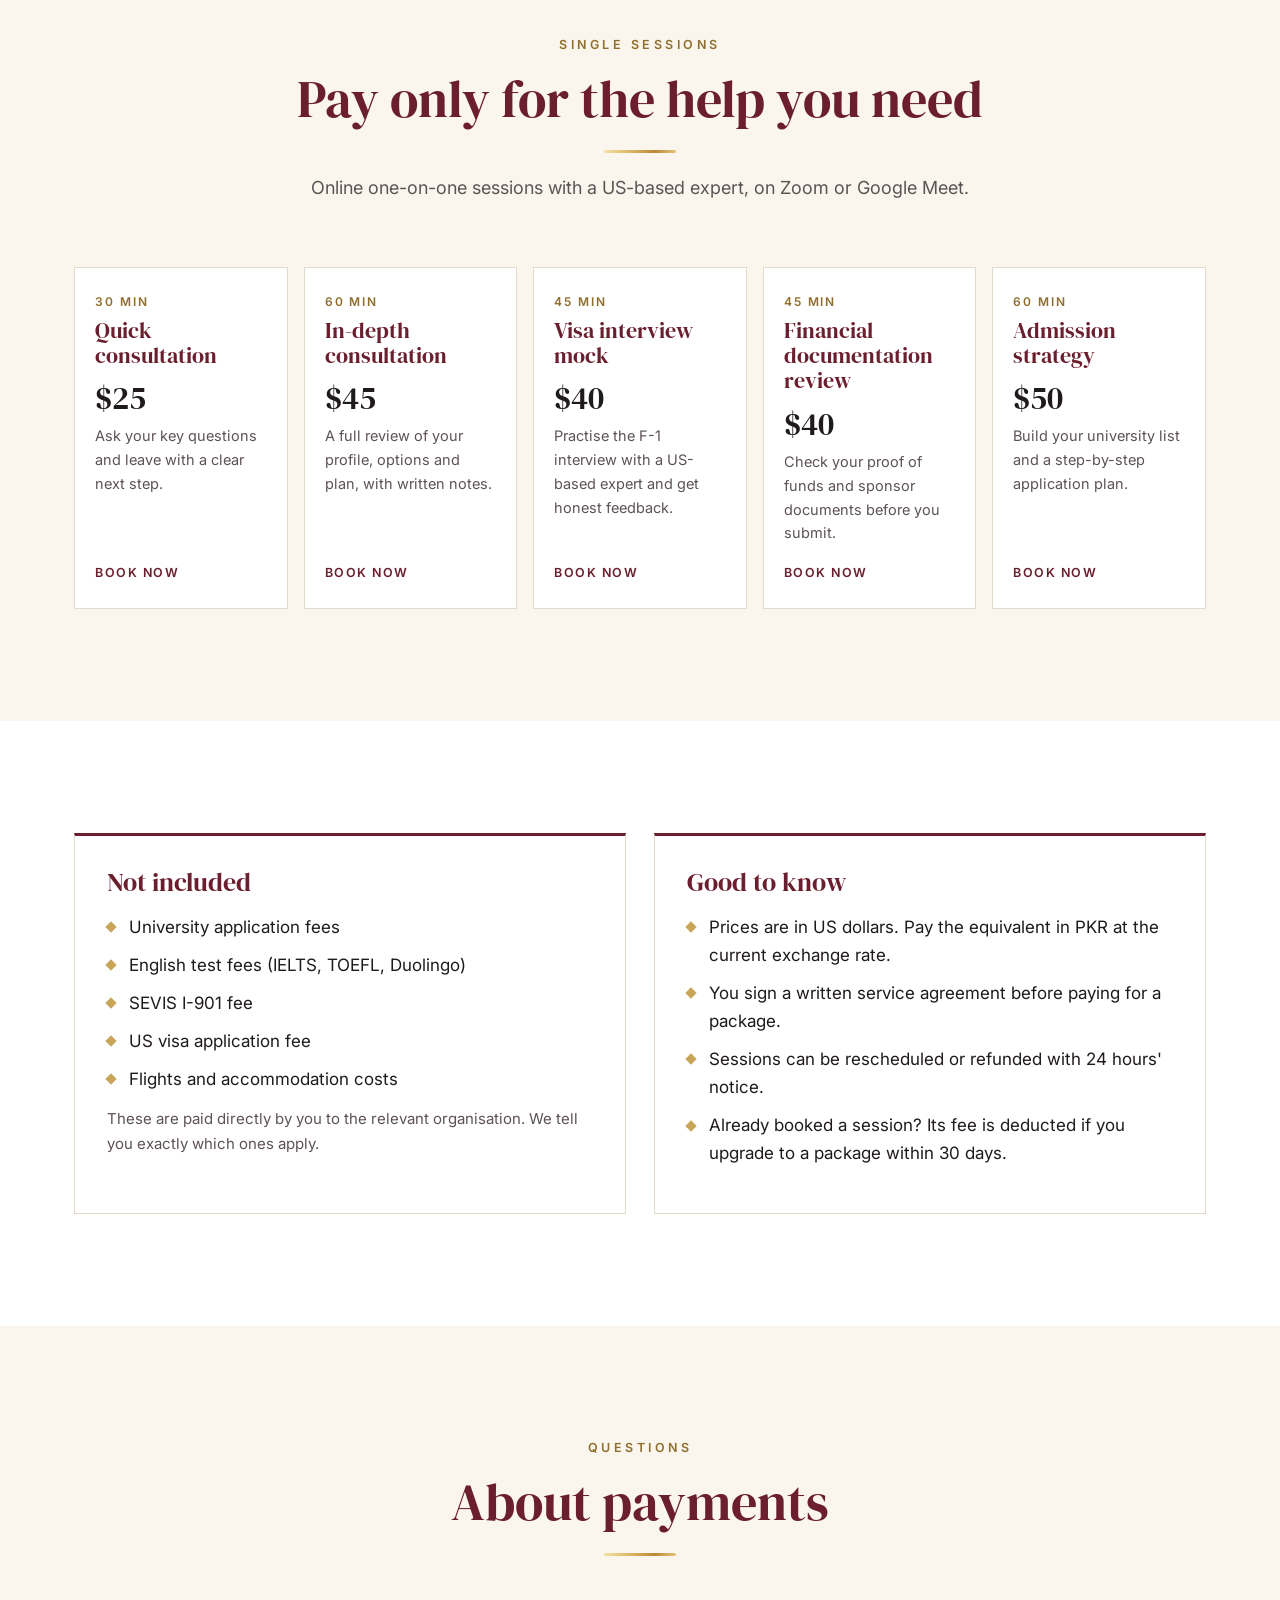
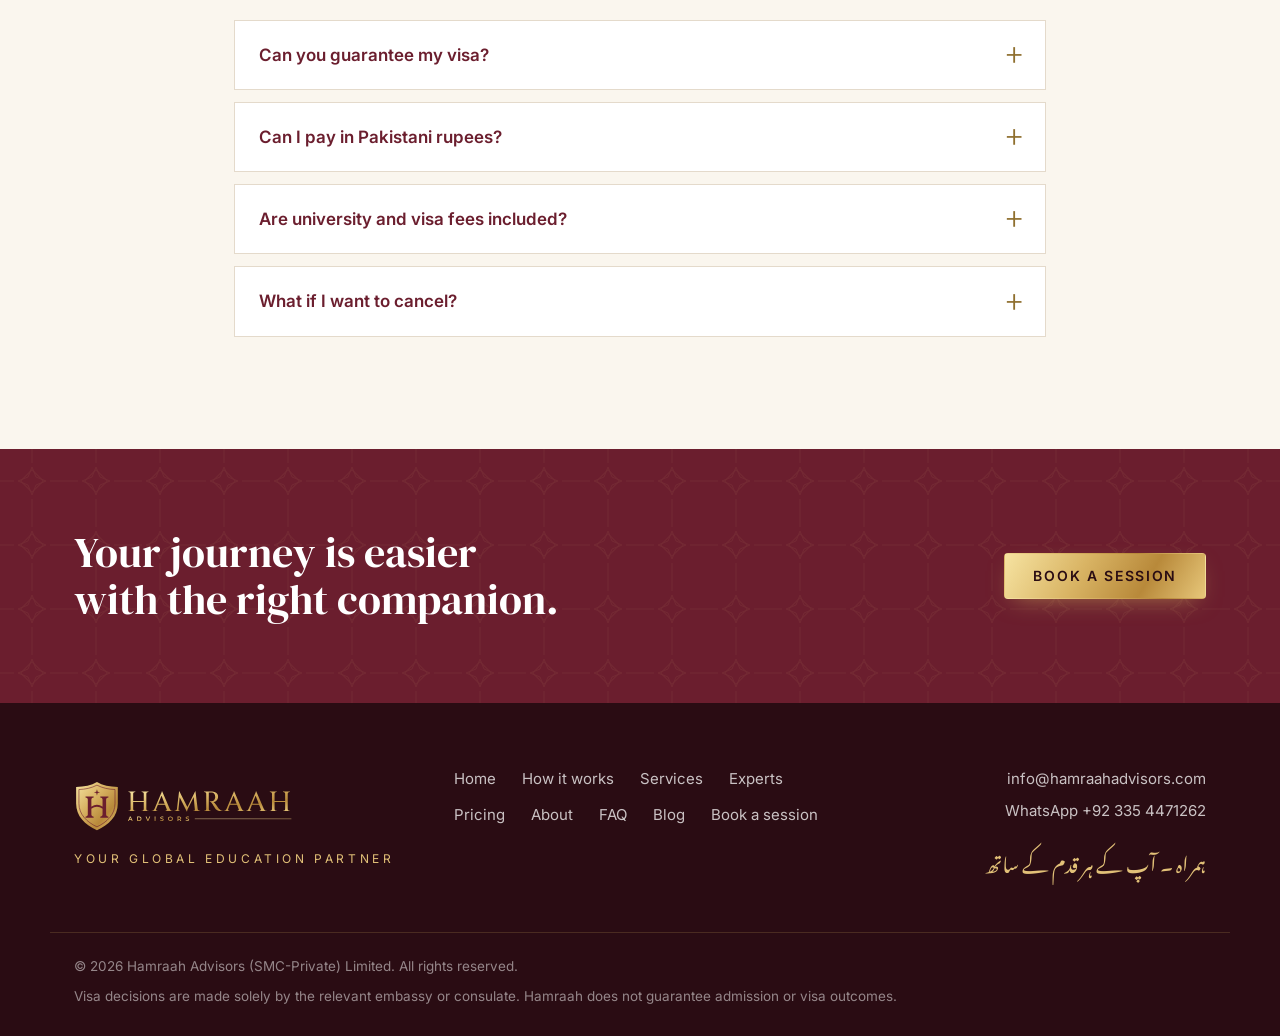
<file: pricing.html>
<!doctype html>
<html lang="en">
<head>
  <meta charset="utf-8">
  <meta name="viewport" content="width=device-width, initial-scale=1">
  <title>Study Abroad Pricing from $25 | Hamraah Advisors</title>
  <meta name="description" content="Transparent USD prices: expert sessions from $25 and packages from $79 to $999 for admissions, financial documentation, F-1 visa prep and arrival support.">
  <link rel="canonical" href="https://www.hamraahadvisors.com/pricing">
  <meta name="robots" content="index, follow, max-image-preview:large">
  <meta name="theme-color" content="#6B1E2E">
  <link rel="icon" href="/assets/favicon.svg" type="image/svg+xml">
  <link rel="icon" href="/assets/favicon-32.png" sizes="32x32" type="image/png">
  <link rel="apple-touch-icon" href="/assets/apple-touch-icon.png">
  <meta property="og:type" content="website">
  <meta property="og:site_name" content="Hamraah Advisors">
  <meta property="og:locale" content="en_PK">
  <meta property="og:url" content="https://www.hamraahadvisors.com/pricing">
  <meta property="og:title" content="Study Abroad Pricing from $25 | Hamraah Advisors">
  <meta property="og:description" content="Transparent USD prices: expert sessions from $25 and packages from $79 to $999 for admissions, financial documentation, F-1 visa prep and arrival support.">
  <meta property="og:image" content="https://www.hamraahadvisors.com/assets/og-image.jpg">
  <meta property="og:image:width" content="1200">
  <meta property="og:image:height" content="630">
  <meta property="og:image:alt" content="Hamraah Advisors crest and logo">
  <meta name="twitter:card" content="summary_large_image">
  <meta name="twitter:title" content="Study Abroad Pricing from $25 | Hamraah Advisors">
  <meta name="twitter:description" content="Transparent USD prices: expert sessions from $25 and packages from $79 to $999 for admissions, financial documentation, F-1 visa prep and arrival support.">
  <meta name="twitter:image" content="https://www.hamraahadvisors.com/assets/og-image.jpg">
  <link rel="preconnect" href="https://fonts.googleapis.com">
  <link rel="preconnect" href="https://fonts.gstatic.com" crossorigin>
  <link href="https://fonts.googleapis.com/css2?family=DM+Serif+Display:ital@0;1&family=Inter:wght@400;500;600&family=Noto+Nastaliq+Urdu:wght@500&display=swap" rel="stylesheet">
  <link rel="stylesheet" href="/styles.css">
  <script type="application/ld+json">
{
 "@context": "https://schema.org",
 "@graph": [
  {
   "@type": "EducationalOrganization",
   "@id": "https://www.hamraahadvisors.com/#organization",
   "name": "Hamraah Advisors",
   "legalName": "Hamraah Advisors (SMC-Private) Limited",
   "url": "https://www.hamraahadvisors.com/",
   "logo": "https://www.hamraahadvisors.com/assets/logo/hamraah-crest-full-colour.png",
   "image": "https://www.hamraahadvisors.com/assets/og-image.jpg",
   "email": "info@hamraahadvisors.com",
   "slogan": "Learn from people already living your dream.",
   "description": "Expert-led study-abroad consultancy in Pakistan connecting students with Pakistani experts living in the USA for admissions, scholarships, financial documentation, F-1 visa preparation and post-arrival support.",
   "areaServed": {
    "@type": "Country",
    "name": "Pakistan"
   },
   "knowsAbout": [
    "Study in the USA",
    "F-1 student visa",
    "US university admissions",
    "Scholarships",
    "Study in Europe"
   ]
  },
  {
   "@type": "WebSite",
   "@id": "https://www.hamraahadvisors.com/#website",
   "url": "https://www.hamraahadvisors.com/",
   "name": "Hamraah Advisors",
   "publisher": {
    "@id": "https://www.hamraahadvisors.com/#organization"
   },
   "inLanguage": "en"
  },
  {
   "@type": "Service",
   "serviceType": "Study abroad consultancy",
   "provider": {
    "@id": "https://www.hamraahadvisors.com/#organization"
   },
   "areaServed": "Pakistan",
   "offers": [
    {
     "@type": "Offer",
     "name": "Quick consultation",
     "price": "25",
     "priceCurrency": "USD",
     "url": "https://www.hamraahadvisors.com/pricing",
     "description": "Ask your key questions and leave with a clear next step."
    },
    {
     "@type": "Offer",
     "name": "In-depth consultation",
     "price": "45",
     "priceCurrency": "USD",
     "url": "https://www.hamraahadvisors.com/pricing",
     "description": "A full review of your profile, options and plan, with written notes."
    },
    {
     "@type": "Offer",
     "name": "Visa interview mock",
     "price": "40",
     "priceCurrency": "USD",
     "url": "https://www.hamraahadvisors.com/pricing",
     "description": "Practise the F-1 interview with a US-based expert and get honest feedback."
    },
    {
     "@type": "Offer",
     "name": "Financial documentation review",
     "price": "40",
     "priceCurrency": "USD",
     "url": "https://www.hamraahadvisors.com/pricing",
     "description": "Check your proof of funds and sponsor documents before you submit."
    },
    {
     "@type": "Offer",
     "name": "Admission strategy",
     "price": "50",
     "priceCurrency": "USD",
     "url": "https://www.hamraahadvisors.com/pricing",
     "description": "Build your university list and a step-by-step application plan."
    },
    {
     "@type": "Offer",
     "name": "Basic package",
     "price": "79",
     "priceCurrency": "USD",
     "url": "https://www.hamraahadvisors.com/pricing",
     "description": "Full profile evaluation; One 60-minute expert session; Written recommendations and next steps"
    },
    {
     "@type": "Offer",
     "name": "Standard package",
     "price": "349",
     "priceCurrency": "USD",
     "url": "https://www.hamraahadvisors.com/pricing",
     "description": "Everything in Basic; University shortlist (up to 6); Application support for up to 4 universities; SOP review, two rounds; Scholarship search"
    },
    {
     "@type": "Offer",
     "name": "Premium package",
     "price": "649",
     "priceCurrency": "USD",
     "url": "https://www.hamraahadvisors.com/pricing",
     "description": "Everything in Standard; Financial documentation guidance; DS-160 and visa document checklist; Two F-1 mock interviews with US-based experts"
    },
    {
     "@type": "Offer",
     "name": "Complete package",
     "price": "999",
     "priceCurrency": "USD",
     "url": "https://www.hamraahadvisors.com/pricing",
     "description": "Everything in Premium; A dedicated expert from start to finish; Applications for up to 8 universities; Pre-departure preparation; Three months of post-arrival support"
    }
   ]
  },
  {
   "@type": "BreadcrumbList",
   "itemListElement": [
    {
     "@type": "ListItem",
     "position": 1,
     "name": "Home",
     "item": "https://www.hamraahadvisors.com/"
    },
    {
     "@type": "ListItem",
     "position": 2,
     "name": "Pricing",
     "item": "https://www.hamraahadvisors.com/pricing"
    }
   ]
  }
 ]
}
  </script>
</head>
<body>
  <a class="skip" href="#main">Skip to content</a>
  <header class="site-header" id="top">
    <div class="wrap header-inner">
      <a class="brand" href="/" aria-label="Hamraah Advisors home">
        <img class="brand-light" src="/assets/logo/hamraah-horizontal-full-colour.svg" alt="Hamraah Advisors" width="729" height="230">
        <img class="brand-dark" src="/assets/logo/hamraah-horizontal-reversed.svg" alt="" width="729" height="230" aria-hidden="true">
      </a>
      <button class="nav-toggle" aria-expanded="false" aria-controls="nav" aria-label="Open menu"><span></span><span></span><span></span></button>
      <nav class="nav" id="nav" aria-label="Main"><a href="/">Home</a><a href="/how-it-works">How it works</a><a href="/services">Services</a><a href="/experts">Experts</a><a href="/pricing" aria-current="page">Pricing</a><a href="/about">About</a><a href="/faq">FAQ</a><a href="/blog">Blog</a><a class="btn btn-small" href="/book">Book a session</a></nav>
    </div>
  </header>
  <main id="main">
<section class="hero page-hero"><div class="pattern" aria-hidden="true"></div>
<div class="wrap"><nav class="crumbs" aria-label="Breadcrumb"><a href="/">Home</a><span aria-hidden="true">/</span><span aria-current="page">Pricing</span></nav>
<p class="eyebrow">Pricing</p><h1>From a first session <em>to full support</em></h1><p class="lede">Clear prices in US dollars, no hidden charges. Start with a single session or choose a package.</p></div></section>
<section class="section "><div class="wrap"><div class="section-head"><p class="eyebrow">Packages</p><h2>Choose your level of support</h2><span class="rule"></span></div><div class="packages"><article class="pkg"><h3>Basic</h3><p class="amount"><span class="cur">$</span>79<span class="per">one-time</span></p><p class="pkg-lede">Know where you stand.</p><ul><li>Full profile evaluation</li><li>One 60-minute expert session</li><li>Written recommendations and next steps</li></ul><a class="btn btn-outline" href="/book?session=Package:+Basic">Choose Basic</a></article><article class="pkg"><h3>Standard</h3><p class="amount"><span class="cur">$</span>349<span class="per">one-time</span></p><p class="pkg-lede">Get admitted.</p><ul><li>Everything in Basic</li><li>University shortlist (up to 6)</li><li>Application support for up to 4 universities</li><li>SOP review, two rounds</li><li>Scholarship search</li></ul><a class="btn btn-outline" href="/book?session=Package:+Standard">Choose Standard</a></article><article class="pkg featured"><span class="badge">Most chosen</span><h3>Premium</h3><p class="amount"><span class="cur">$</span>649<span class="per">one-time</span></p><p class="pkg-lede">From admission to visa.</p><ul><li>Everything in Standard</li><li>Financial documentation guidance</li><li>DS-160 and visa document checklist</li><li>Two F-1 mock interviews with US-based experts</li></ul><a class="btn btn-gold" href="/book?session=Package:+Premium">Choose Premium</a></article><article class="pkg"><h3>Complete</h3><p class="amount"><span class="cur">$</span>999<span class="per">one-time</span></p><p class="pkg-lede">With you all the way.</p><ul><li>Everything in Premium</li><li>A dedicated expert from start to finish</li><li>Applications for up to 8 universities</li><li>Pre-departure preparation</li><li>Three months of post-arrival support</li></ul><a class="btn btn-outline" href="/book?session=Package:+Complete">Choose Complete</a></article></div></div></section>
<section class="section tint"><div class="wrap"><div class="section-head"><p class="eyebrow">Single sessions</p><h2>Pay only for the help you need</h2><span class="rule"></span><p class="sub">Online one-on-one sessions with a US-based expert, on Zoom or Google Meet.</p></div><div class="sessions"><a class="session" href="/book?session=30-minute+consultation"><span class="dur">30 min</span><span class="name">Quick consultation</span><span class="price">$25</span><span class="desc">Ask your key questions and leave with a clear next step.</span><span class="go">Book now</span></a><a class="session" href="/book?session=60-minute+consultation"><span class="dur">60 min</span><span class="name">In-depth consultation</span><span class="price">$45</span><span class="desc">A full review of your profile, options and plan, with written notes.</span><span class="go">Book now</span></a><a class="session" href="/book?session=Visa+interview+mock+session"><span class="dur">45 min</span><span class="name">Visa interview mock</span><span class="price">$40</span><span class="desc">Practise the F-1 interview with a US-based expert and get honest feedback.</span><span class="go">Book now</span></a><a class="session" href="/book?session=Financial+documentation+session"><span class="dur">45 min</span><span class="name">Financial documentation review</span><span class="price">$40</span><span class="desc">Check your proof of funds and sponsor documents before you submit.</span><span class="go">Book now</span></a><a class="session" href="/book?session=University+admission+strategy+session"><span class="dur">60 min</span><span class="name">Admission strategy</span><span class="price">$50</span><span class="desc">Build your university list and a step-by-step application plan.</span><span class="go">Book now</span></a></div></div></section>
<section class="section "><div class="wrap"><div class="excl"><div><h3>Not included</h3><ul>
<li>University application fees</li><li>English test fees (IELTS, TOEFL, Duolingo)</li><li>SEVIS I-901 fee</li><li>US visa application fee</li><li>Flights and accommodation costs</li></ul>
<p>These are paid directly by you to the relevant organisation. We tell you exactly which ones apply.</p></div>
<div><h3>Good to know</h3><ul>
<li>Prices are in US dollars. Pay the equivalent in PKR at the current exchange rate.</li>
<li>You sign a written service agreement before paying for a package.</li>
<li>Sessions can be rescheduled or refunded with 24 hours' notice.</li>
<li>Already booked a session? Its fee is deducted if you upgrade to a package within 30 days.</li></ul></div></div></div></section>
<section class="section tint narrow-wrap"><div class="wrap"><div class="section-head"><p class="eyebrow">Questions</p><h2>About payments</h2><span class="rule"></span></div><div class="faq"><details><summary>Can you guarantee my visa?</summary><p>No, and nobody honestly can. Visa decisions are made only by the US embassy or consulate. We make sure your application, documents and interview preparation are as strong and as genuine as possible.</p></details><details><summary>Can I pay in Pakistani rupees?</summary><p>Yes. Prices are listed in US dollars, and you can pay the equivalent in PKR at the current exchange rate.</p></details><details><summary>Are university and visa fees included?</summary><p>No. University application fees, English test fees, the SEVIS fee and the US visa fee are paid directly by you to the relevant organisation. We tell you exactly which fees apply to you.</p></details><details><summary>What if I want to cancel?</summary><p>Single sessions can be rescheduled or refunded with at least 24 hours&#x27; notice. Package cancellation and refund terms are set out in your written service agreement before you pay.</p></details></div></div></section>
<section class="band"><div class="pattern" aria-hidden="true"></div>
<div class="wrap band-inner"><h2>Your journey is easier with the right companion.</h2><a class="btn btn-gold" href="/book">Book a session</a></div></section>
  </main>
  <footer class="site-footer">
    <div class="wrap footer-inner">
      <div class="footer-brand">
        <img src="/assets/logo/hamraah-horizontal-gold-foil.svg" alt="Hamraah Advisors" width="729" height="230">
        <p>Your global education partner</p>
      </div>
      <nav class="footer-nav" aria-label="Footer"><a href="/">Home</a><a href="/how-it-works">How it works</a><a href="/services">Services</a><a href="/experts">Experts</a><a href="/pricing" aria-current="page">Pricing</a><a href="/about">About</a><a href="/faq">FAQ</a><a href="/blog">Blog</a><a href="/book">Book a session</a></nav>
      <div class="footer-contact">
        <a href="mailto:info@hamraahadvisors.com">info@hamraahadvisors.com</a>
        <a href="https://wa.me/923354471262" target="_blank" rel="noopener">WhatsApp +92 335 4471262</a>
        <p class="urdu" lang="ur" dir="rtl">ہمراہ ۔ آپ کے ہر قدم کے ساتھ</p>
      </div>
    </div>
    <div class="wrap legal">
      <p>© 2026 Hamraah Advisors (SMC-Private) Limited. All rights reserved.</p>
      <p>Visa decisions are made solely by the relevant embassy or consulate. Hamraah does not guarantee admission or visa outcomes.</p>
    </div>
  </footer>
  <a class="wa-float" href="https://wa.me/923354471262" target="_blank" rel="noopener" aria-label="Chat with Hamraah on WhatsApp"><svg viewBox="0 0 24 24" aria-hidden="true"><path d="M12 2a10 10 0 0 0-8.6 15.1L2 22l5-1.3A10 10 0 1 0 12 2zm5.3 14.1c-.2.6-1.3 1.2-1.8 1.3-.5 0-1 .2-3.3-.7a11.6 11.6 0 0 1-4.6-4c-.4-.5-1.1-1.6-1.1-3s.7-2 1-2.3a1 1 0 0 1 .8-.4h.6c.2 0 .4 0 .6.5l.9 2.1c.1.2.1.4 0 .6l-.4.6-.4.5c-.1.1-.3.3-.1.6a8.7 8.7 0 0 0 4.3 3.8c.3.1.5.1.6-.1l.9-1.1c.2-.3.4-.2.6-.1l2 1c.3.1.5.2.5.3a2.4 2.4 0 0 1-.1 1.3z"/></svg></a>
  <script src="/main.js" defer></script>
</body>
</html>
</file>
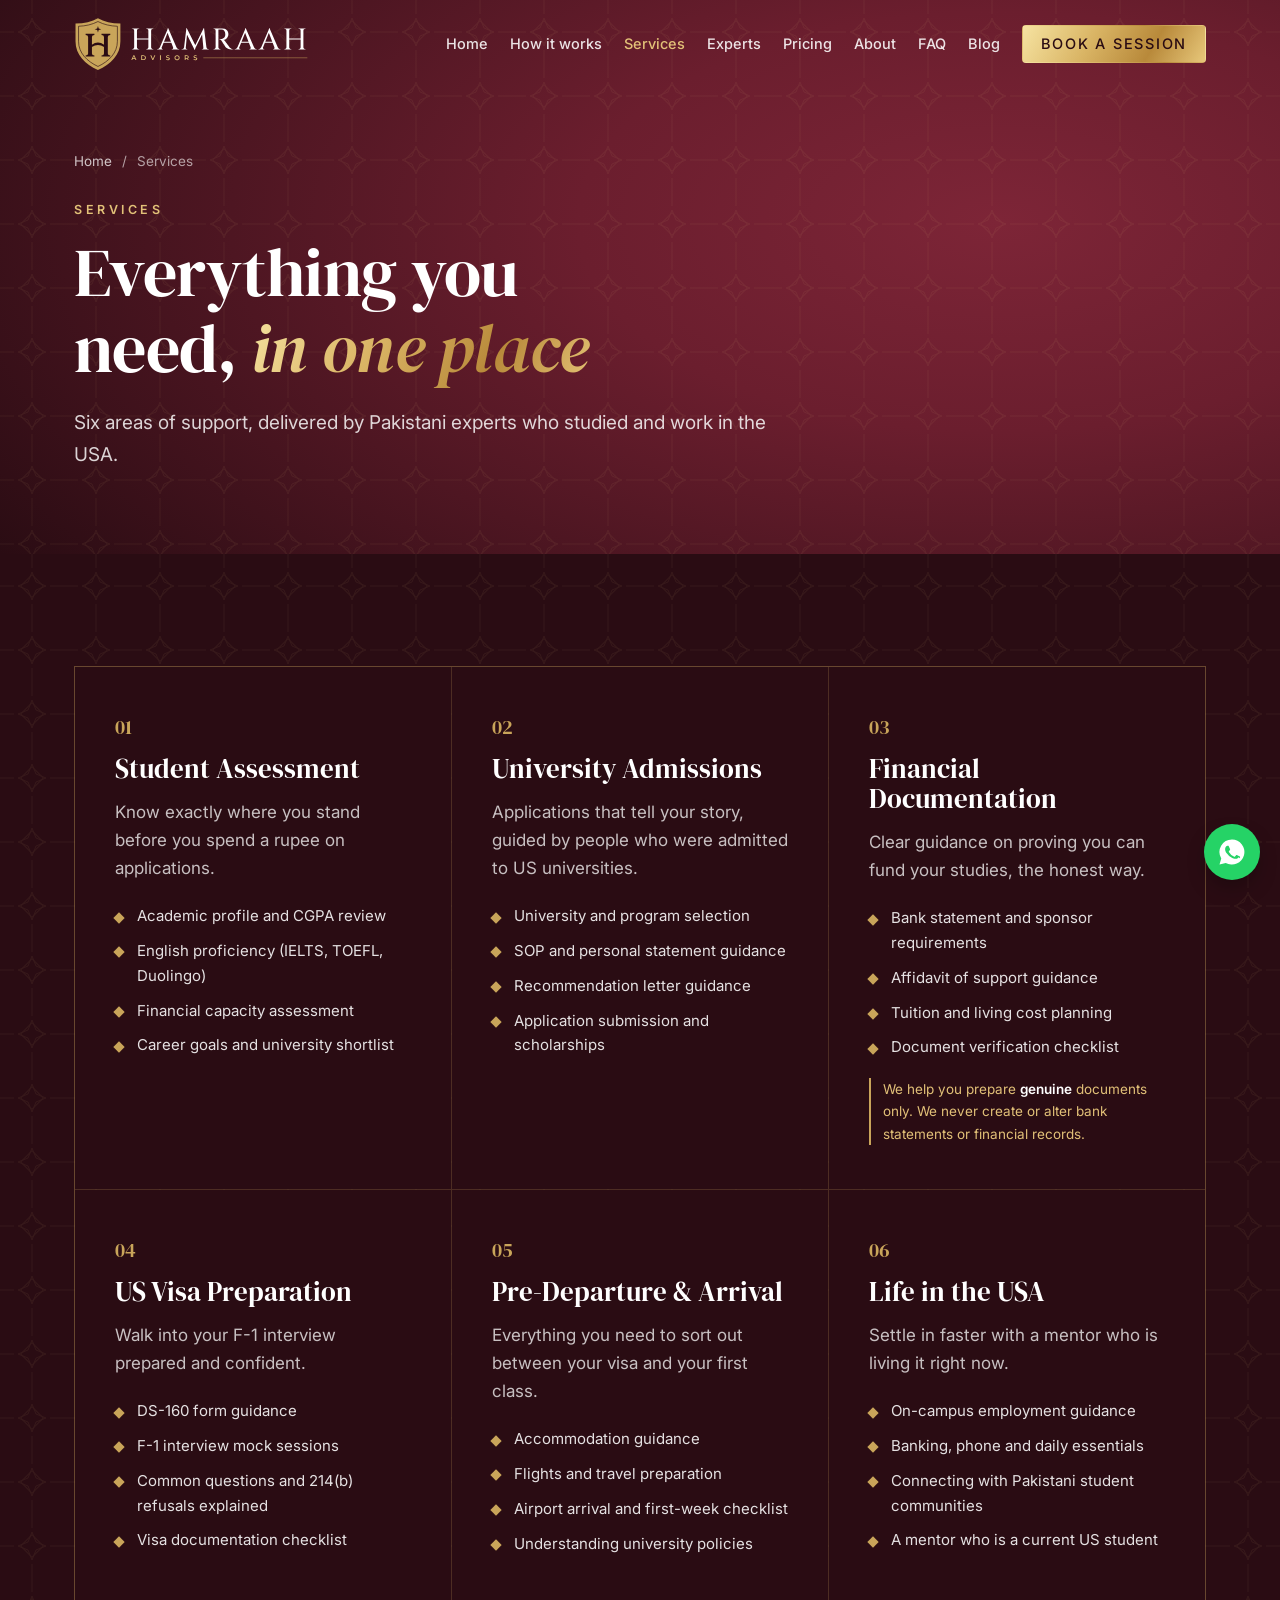
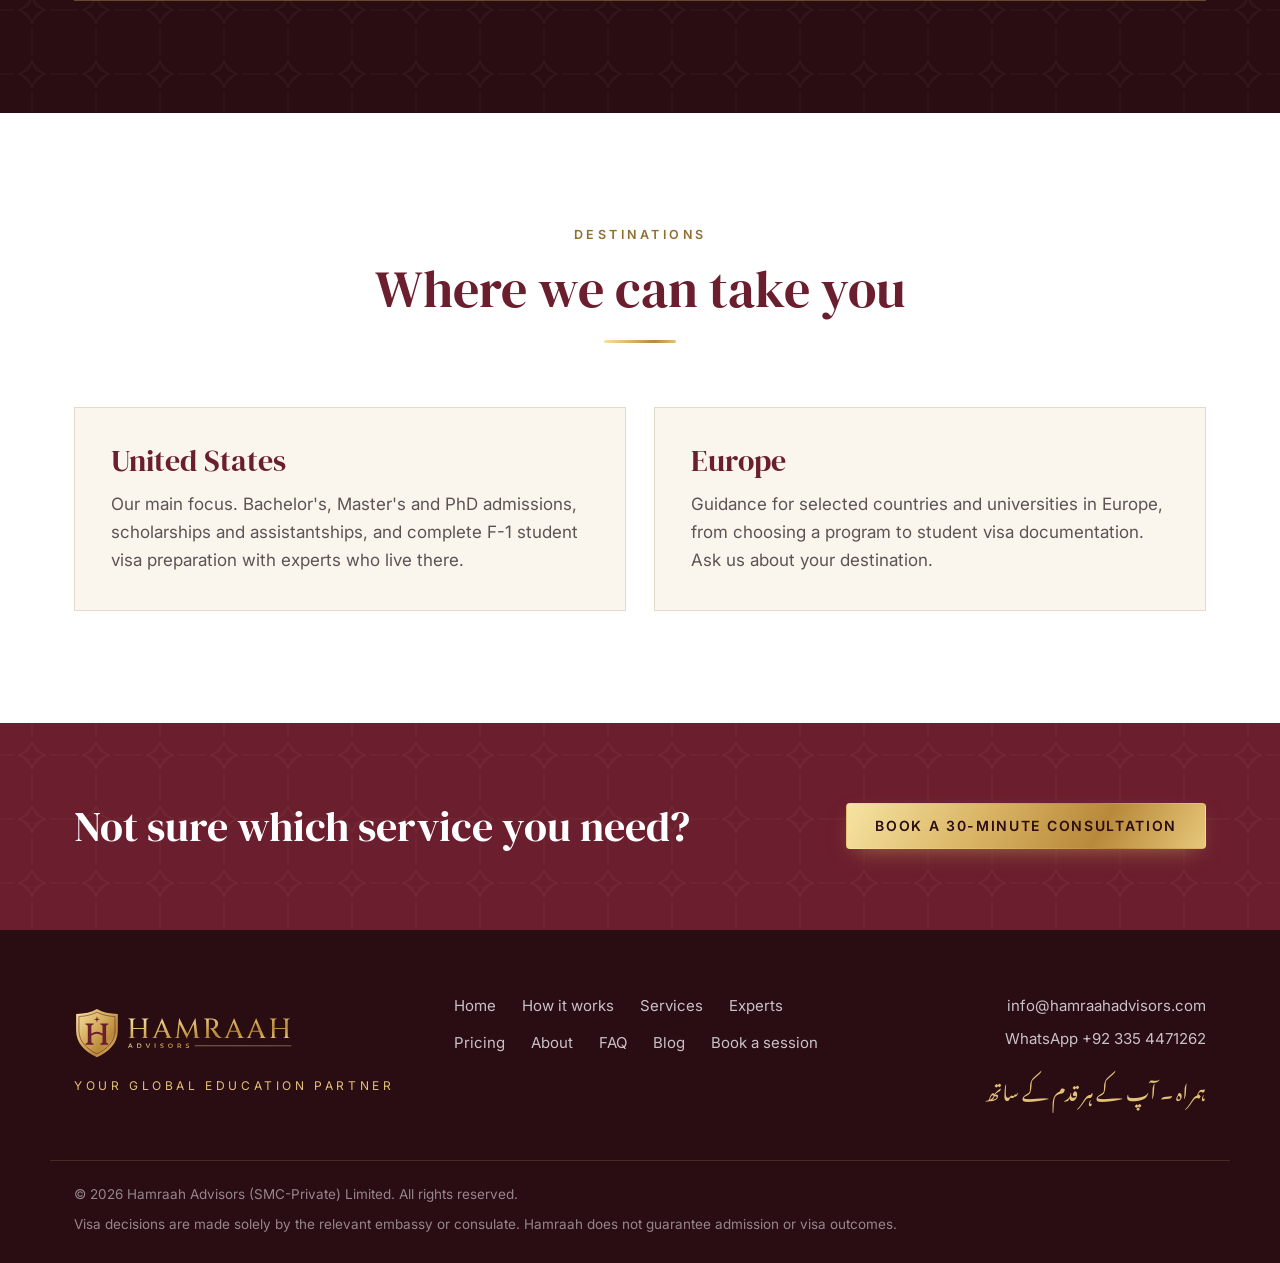
<file: services.html>
<!doctype html>
<html lang="en">
<head>
  <meta charset="utf-8">
  <meta name="viewport" content="width=device-width, initial-scale=1">
  <title>Admissions, F-1 Visa &amp; Scholarship Help | Hamraah Advisors</title>
  <meta name="description" content="University admissions, SOP help, scholarships, financial documentation guidance, DS-160 and F-1 visa interview preparation for Pakistani students.">
  <link rel="canonical" href="https://www.hamraahadvisors.com/services">
  <meta name="robots" content="index, follow, max-image-preview:large">
  <meta name="theme-color" content="#6B1E2E">
  <link rel="icon" href="/assets/favicon.svg" type="image/svg+xml">
  <link rel="icon" href="/assets/favicon-32.png" sizes="32x32" type="image/png">
  <link rel="apple-touch-icon" href="/assets/apple-touch-icon.png">
  <meta property="og:type" content="website">
  <meta property="og:site_name" content="Hamraah Advisors">
  <meta property="og:locale" content="en_PK">
  <meta property="og:url" content="https://www.hamraahadvisors.com/services">
  <meta property="og:title" content="Admissions, F-1 Visa &amp; Scholarship Help | Hamraah Advisors">
  <meta property="og:description" content="University admissions, SOP help, scholarships, financial documentation guidance, DS-160 and F-1 visa interview preparation for Pakistani students.">
  <meta property="og:image" content="https://www.hamraahadvisors.com/assets/og-image.jpg">
  <meta property="og:image:width" content="1200">
  <meta property="og:image:height" content="630">
  <meta property="og:image:alt" content="Hamraah Advisors crest and logo">
  <meta name="twitter:card" content="summary_large_image">
  <meta name="twitter:title" content="Admissions, F-1 Visa &amp; Scholarship Help | Hamraah Advisors">
  <meta name="twitter:description" content="University admissions, SOP help, scholarships, financial documentation guidance, DS-160 and F-1 visa interview preparation for Pakistani students.">
  <meta name="twitter:image" content="https://www.hamraahadvisors.com/assets/og-image.jpg">
  <link rel="preconnect" href="https://fonts.googleapis.com">
  <link rel="preconnect" href="https://fonts.gstatic.com" crossorigin>
  <link href="https://fonts.googleapis.com/css2?family=DM+Serif+Display:ital@0;1&family=Inter:wght@400;500;600&family=Noto+Nastaliq+Urdu:wght@500&display=swap" rel="stylesheet">
  <link rel="stylesheet" href="/styles.css">
  <script type="application/ld+json">
{
 "@context": "https://schema.org",
 "@graph": [
  {
   "@type": "EducationalOrganization",
   "@id": "https://www.hamraahadvisors.com/#organization",
   "name": "Hamraah Advisors",
   "legalName": "Hamraah Advisors (SMC-Private) Limited",
   "url": "https://www.hamraahadvisors.com/",
   "logo": "https://www.hamraahadvisors.com/assets/logo/hamraah-crest-full-colour.png",
   "image": "https://www.hamraahadvisors.com/assets/og-image.jpg",
   "email": "info@hamraahadvisors.com",
   "slogan": "Learn from people already living your dream.",
   "description": "Expert-led study-abroad consultancy in Pakistan connecting students with Pakistani experts living in the USA for admissions, scholarships, financial documentation, F-1 visa preparation and post-arrival support.",
   "areaServed": {
    "@type": "Country",
    "name": "Pakistan"
   },
   "knowsAbout": [
    "Study in the USA",
    "F-1 student visa",
    "US university admissions",
    "Scholarships",
    "Study in Europe"
   ]
  },
  {
   "@type": "WebSite",
   "@id": "https://www.hamraahadvisors.com/#website",
   "url": "https://www.hamraahadvisors.com/",
   "name": "Hamraah Advisors",
   "publisher": {
    "@id": "https://www.hamraahadvisors.com/#organization"
   },
   "inLanguage": "en"
  },
  {
   "@type": "BreadcrumbList",
   "itemListElement": [
    {
     "@type": "ListItem",
     "position": 1,
     "name": "Home",
     "item": "https://www.hamraahadvisors.com/"
    },
    {
     "@type": "ListItem",
     "position": 2,
     "name": "Services",
     "item": "https://www.hamraahadvisors.com/services"
    }
   ]
  }
 ]
}
  </script>
</head>
<body>
  <a class="skip" href="#main">Skip to content</a>
  <header class="site-header" id="top">
    <div class="wrap header-inner">
      <a class="brand" href="/" aria-label="Hamraah Advisors home">
        <img class="brand-light" src="/assets/logo/hamraah-horizontal-full-colour.svg" alt="Hamraah Advisors" width="729" height="230">
        <img class="brand-dark" src="/assets/logo/hamraah-horizontal-reversed.svg" alt="" width="729" height="230" aria-hidden="true">
      </a>
      <button class="nav-toggle" aria-expanded="false" aria-controls="nav" aria-label="Open menu"><span></span><span></span><span></span></button>
      <nav class="nav" id="nav" aria-label="Main"><a href="/">Home</a><a href="/how-it-works">How it works</a><a href="/services" aria-current="page">Services</a><a href="/experts">Experts</a><a href="/pricing">Pricing</a><a href="/about">About</a><a href="/faq">FAQ</a><a href="/blog">Blog</a><a class="btn btn-small" href="/book">Book a session</a></nav>
    </div>
  </header>
  <main id="main">
<section class="hero page-hero"><div class="pattern" aria-hidden="true"></div>
<div class="wrap"><nav class="crumbs" aria-label="Breadcrumb"><a href="/">Home</a><span aria-hidden="true">/</span><span aria-current="page">Services</span></nav>
<p class="eyebrow">Services</p><h1>Everything you need, <em>in one place</em></h1><p class="lede">Six areas of support, delivered by Pakistani experts who studied and work in the USA.</p></div></section>
<section class="section dark"><div class="pattern" aria-hidden="true"></div><div class="wrap"><div class="services three"><article class="service" id="student-assessment"><span class="idx">01</span><h3>Student Assessment</h3><p class="svc-intro">Know exactly where you stand before you spend a rupee on applications.</p><ul><li>Academic profile and CGPA review</li><li>English proficiency (IELTS, TOEFL, Duolingo)</li><li>Financial capacity assessment</li><li>Career goals and university shortlist</li></ul></article><article class="service" id="university-admissions"><span class="idx">02</span><h3>University Admissions</h3><p class="svc-intro">Applications that tell your story, guided by people who were admitted to US universities.</p><ul><li>University and program selection</li><li>SOP and personal statement guidance</li><li>Recommendation letter guidance</li><li>Application submission and scholarships</li></ul></article><article class="service" id="financial-documentation"><span class="idx">03</span><h3>Financial Documentation</h3><p class="svc-intro">Clear guidance on proving you can fund your studies, the honest way.</p><ul><li>Bank statement and sponsor requirements</li><li>Affidavit of support guidance</li><li>Tuition and living cost planning</li><li>Document verification checklist</li></ul><p class="note">We help you prepare <strong>genuine</strong> documents only. We never create or alter bank statements or financial records.</p></article><article class="service" id="us-visa-preparation"><span class="idx">04</span><h3>US Visa Preparation</h3><p class="svc-intro">Walk into your F-1 interview prepared and confident.</p><ul><li>DS-160 form guidance</li><li>F-1 interview mock sessions</li><li>Common questions and 214(b) refusals explained</li><li>Visa documentation checklist</li></ul></article><article class="service" id="pre-departure-arrival"><span class="idx">05</span><h3>Pre-Departure &amp; Arrival</h3><p class="svc-intro">Everything you need to sort out between your visa and your first class.</p><ul><li>Accommodation guidance</li><li>Flights and travel preparation</li><li>Airport arrival and first-week checklist</li><li>Understanding university policies</li></ul></article><article class="service" id="life-in-the-usa"><span class="idx">06</span><h3>Life in the USA</h3><p class="svc-intro">Settle in faster with a mentor who is living it right now.</p><ul><li>On-campus employment guidance</li><li>Banking, phone and daily essentials</li><li>Connecting with Pakistani student communities</li><li>A mentor who is a current US student</li></ul></article></div></div></section>
<section class="section "><div class="wrap"><div class="section-head"><p class="eyebrow">Destinations</p><h2>Where we can take you</h2><span class="rule"></span></div><div class="dest">
<div><h3>United States</h3><p>Our main focus. Bachelor's, Master's and PhD admissions, scholarships and assistantships, and complete F-1 student visa preparation with experts who live there.</p></div>
<div><h3>Europe</h3><p>Guidance for selected countries and universities in Europe, from choosing a program to student visa documentation. Ask us about your destination.</p></div>
</div></div></section>
<section class="band"><div class="pattern" aria-hidden="true"></div>
<div class="wrap band-inner"><h2>Not sure which service you need?</h2><a class="btn btn-gold" href="/book?session=30-minute+consultation">Book a 30-minute consultation</a></div></section>
  </main>
  <footer class="site-footer">
    <div class="wrap footer-inner">
      <div class="footer-brand">
        <img src="/assets/logo/hamraah-horizontal-gold-foil.svg" alt="Hamraah Advisors" width="729" height="230">
        <p>Your global education partner</p>
      </div>
      <nav class="footer-nav" aria-label="Footer"><a href="/">Home</a><a href="/how-it-works">How it works</a><a href="/services" aria-current="page">Services</a><a href="/experts">Experts</a><a href="/pricing">Pricing</a><a href="/about">About</a><a href="/faq">FAQ</a><a href="/blog">Blog</a><a href="/book">Book a session</a></nav>
      <div class="footer-contact">
        <a href="mailto:info@hamraahadvisors.com">info@hamraahadvisors.com</a>
        <a href="https://wa.me/923354471262" target="_blank" rel="noopener">WhatsApp +92 335 4471262</a>
        <p class="urdu" lang="ur" dir="rtl">ہمراہ ۔ آپ کے ہر قدم کے ساتھ</p>
      </div>
    </div>
    <div class="wrap legal">
      <p>© 2026 Hamraah Advisors (SMC-Private) Limited. All rights reserved.</p>
      <p>Visa decisions are made solely by the relevant embassy or consulate. Hamraah does not guarantee admission or visa outcomes.</p>
    </div>
  </footer>
  <a class="wa-float" href="https://wa.me/923354471262" target="_blank" rel="noopener" aria-label="Chat with Hamraah on WhatsApp"><svg viewBox="0 0 24 24" aria-hidden="true"><path d="M12 2a10 10 0 0 0-8.6 15.1L2 22l5-1.3A10 10 0 1 0 12 2zm5.3 14.1c-.2.6-1.3 1.2-1.8 1.3-.5 0-1 .2-3.3-.7a11.6 11.6 0 0 1-4.6-4c-.4-.5-1.1-1.6-1.1-3s.7-2 1-2.3a1 1 0 0 1 .8-.4h.6c.2 0 .4 0 .6.5l.9 2.1c.1.2.1.4 0 .6l-.4.6-.4.5c-.1.1-.3.3-.1.6a8.7 8.7 0 0 0 4.3 3.8c.3.1.5.1.6-.1l.9-1.1c.2-.3.4-.2.6-.1l2 1c.3.1.5.2.5.3a2.4 2.4 0 0 1-.1 1.3z"/></svg></a>
  <script src="/main.js" defer></script>
</body>
</html>
</file>
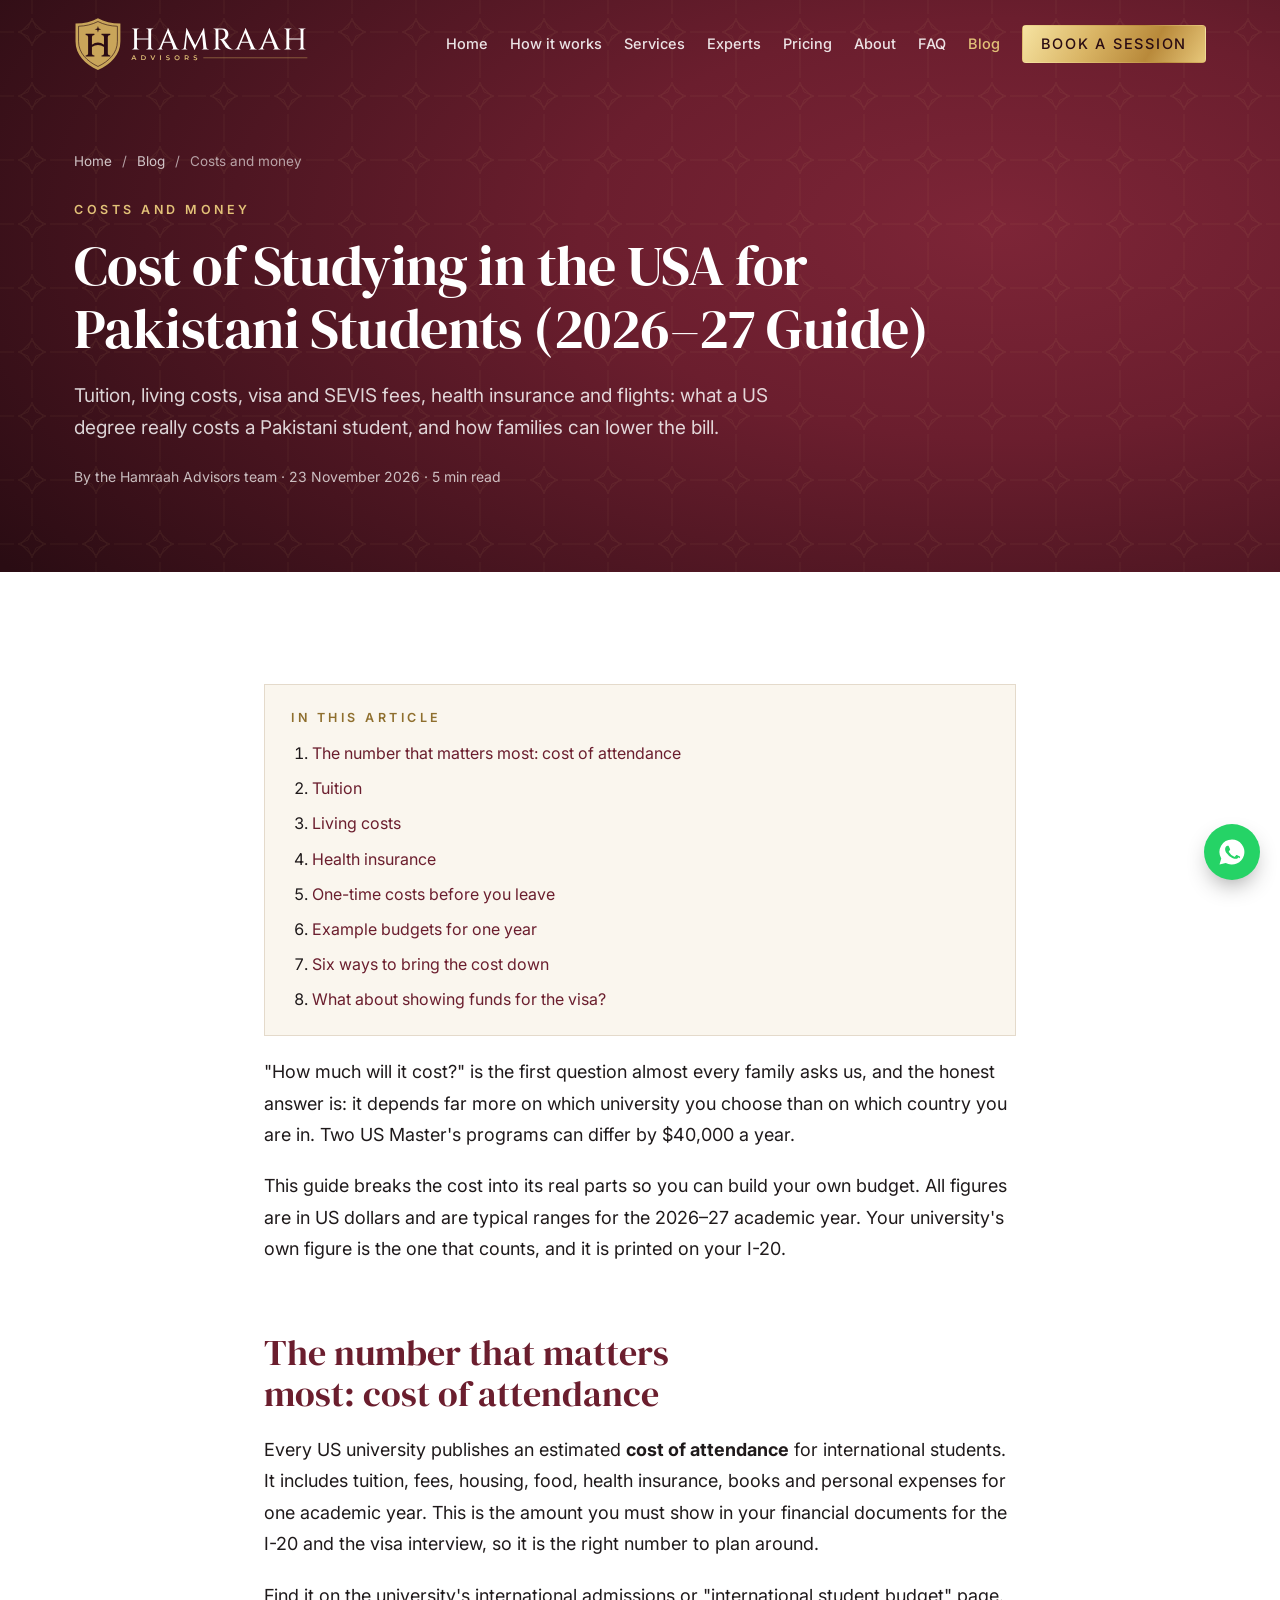
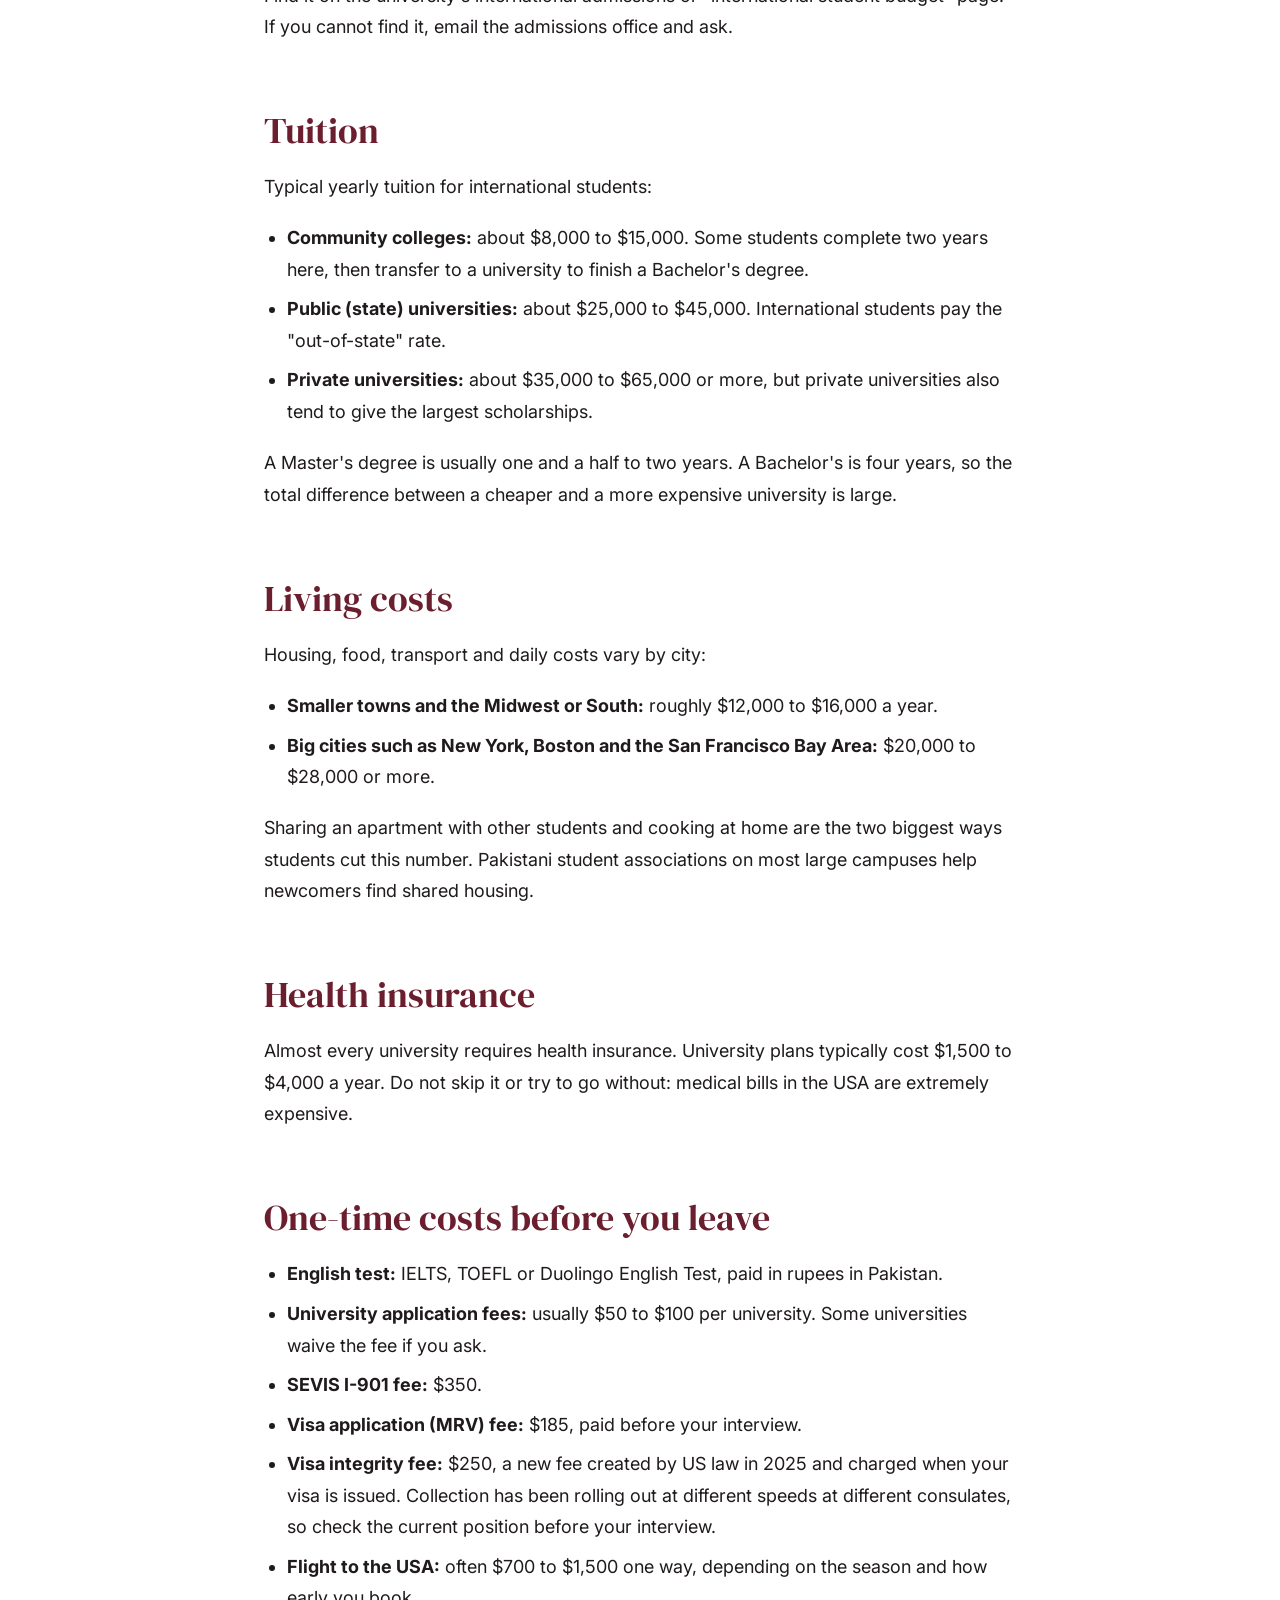
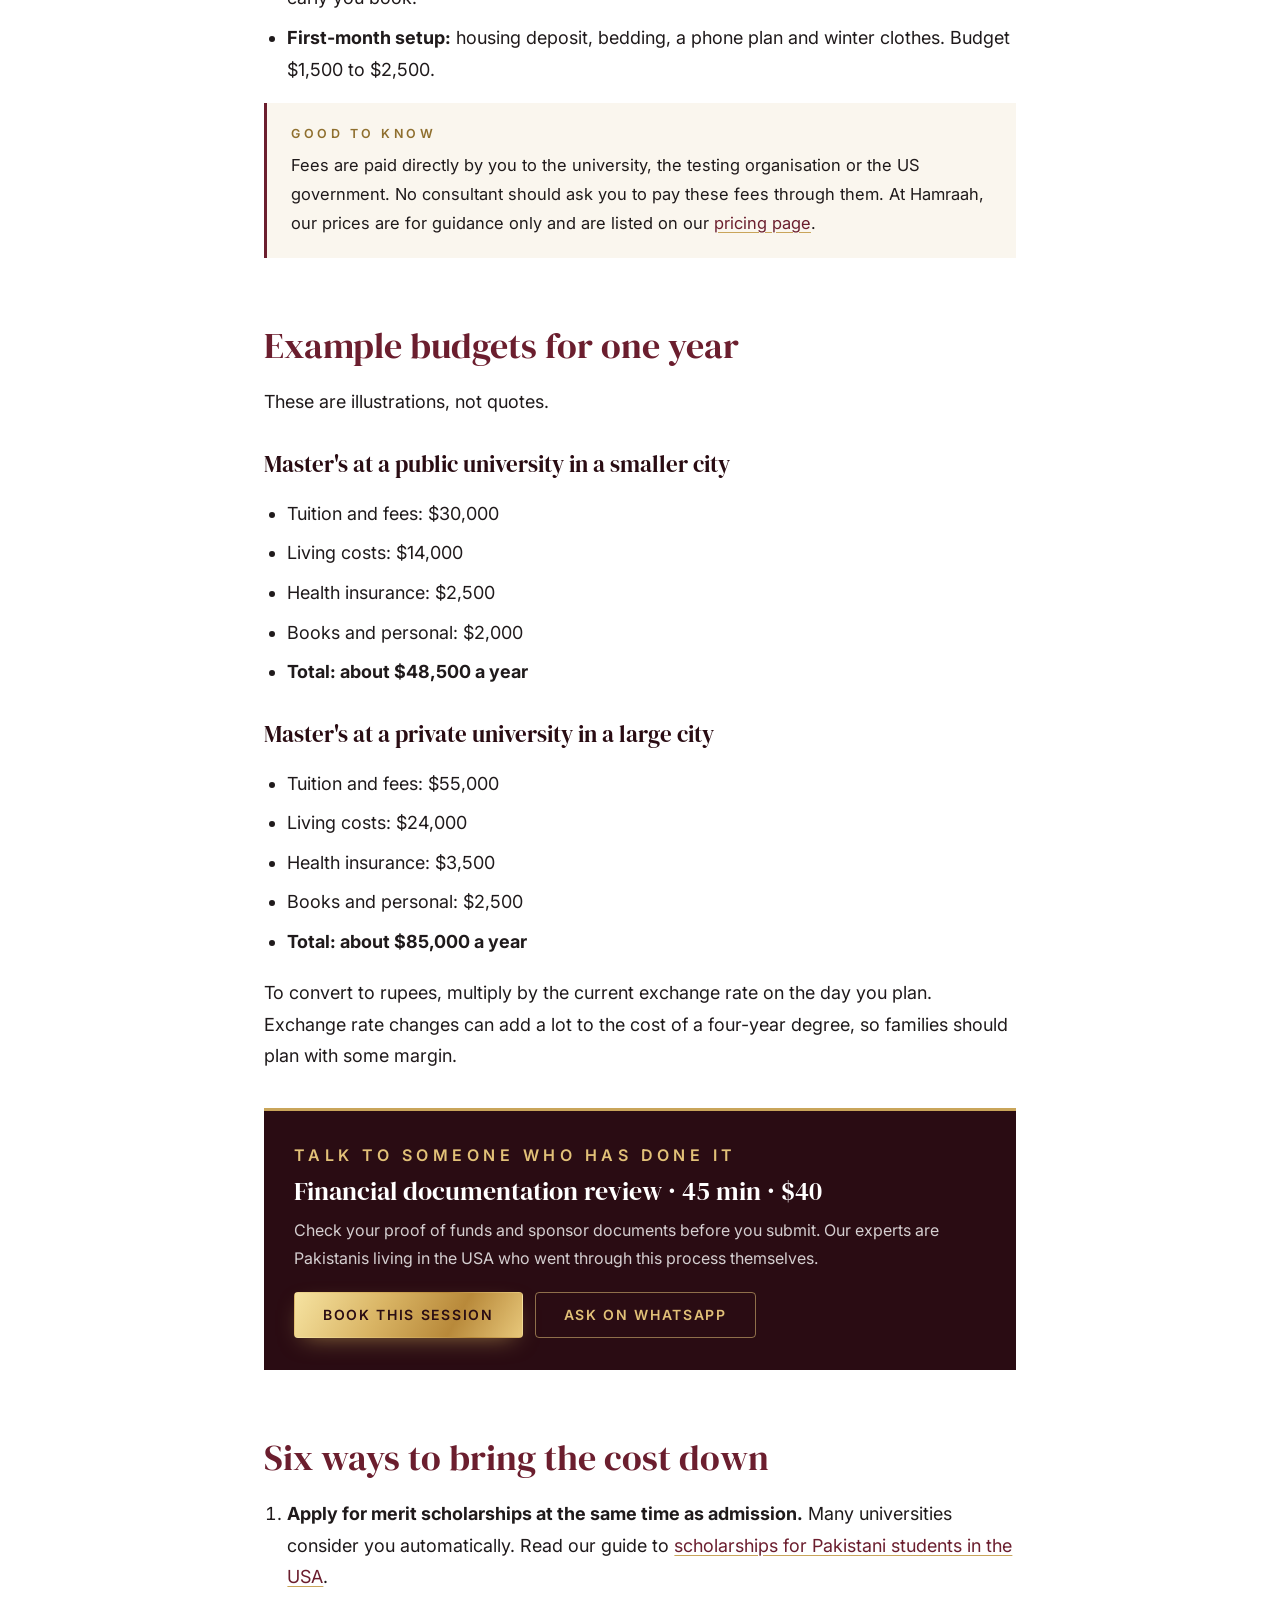
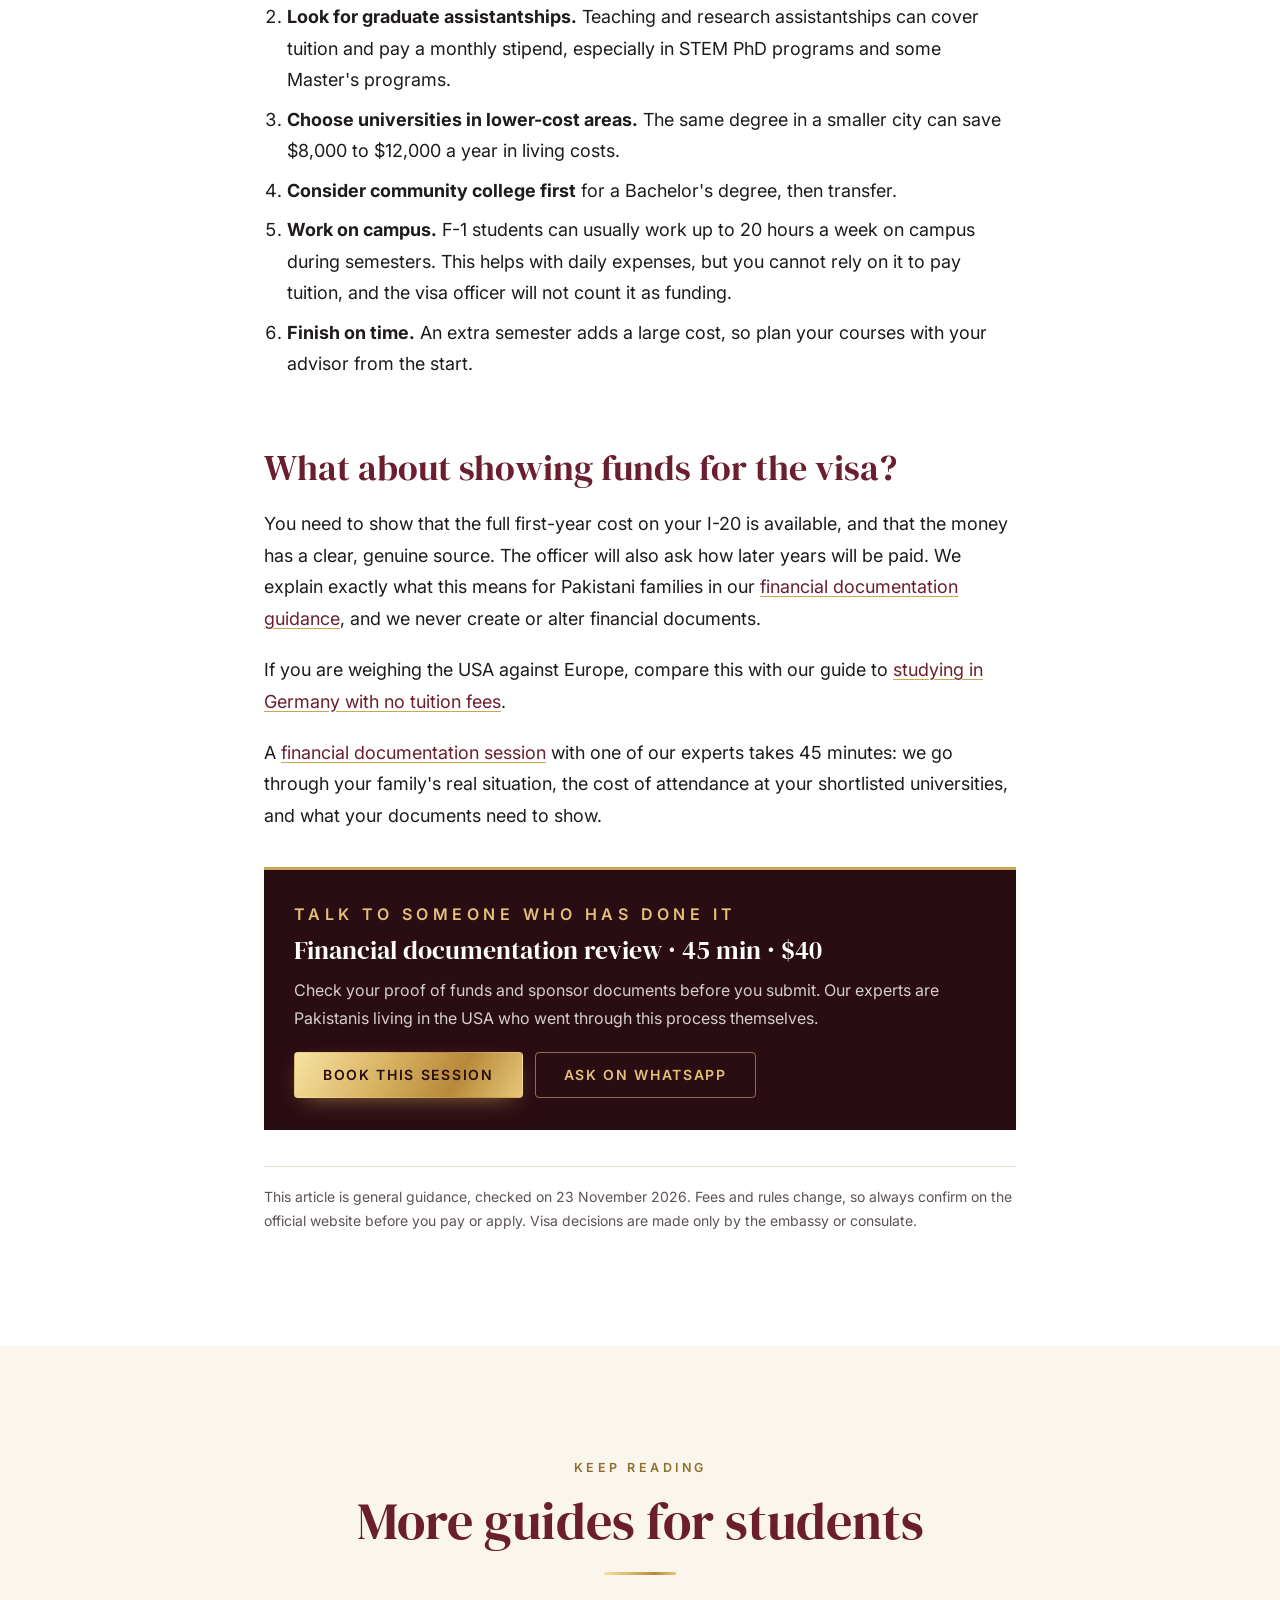
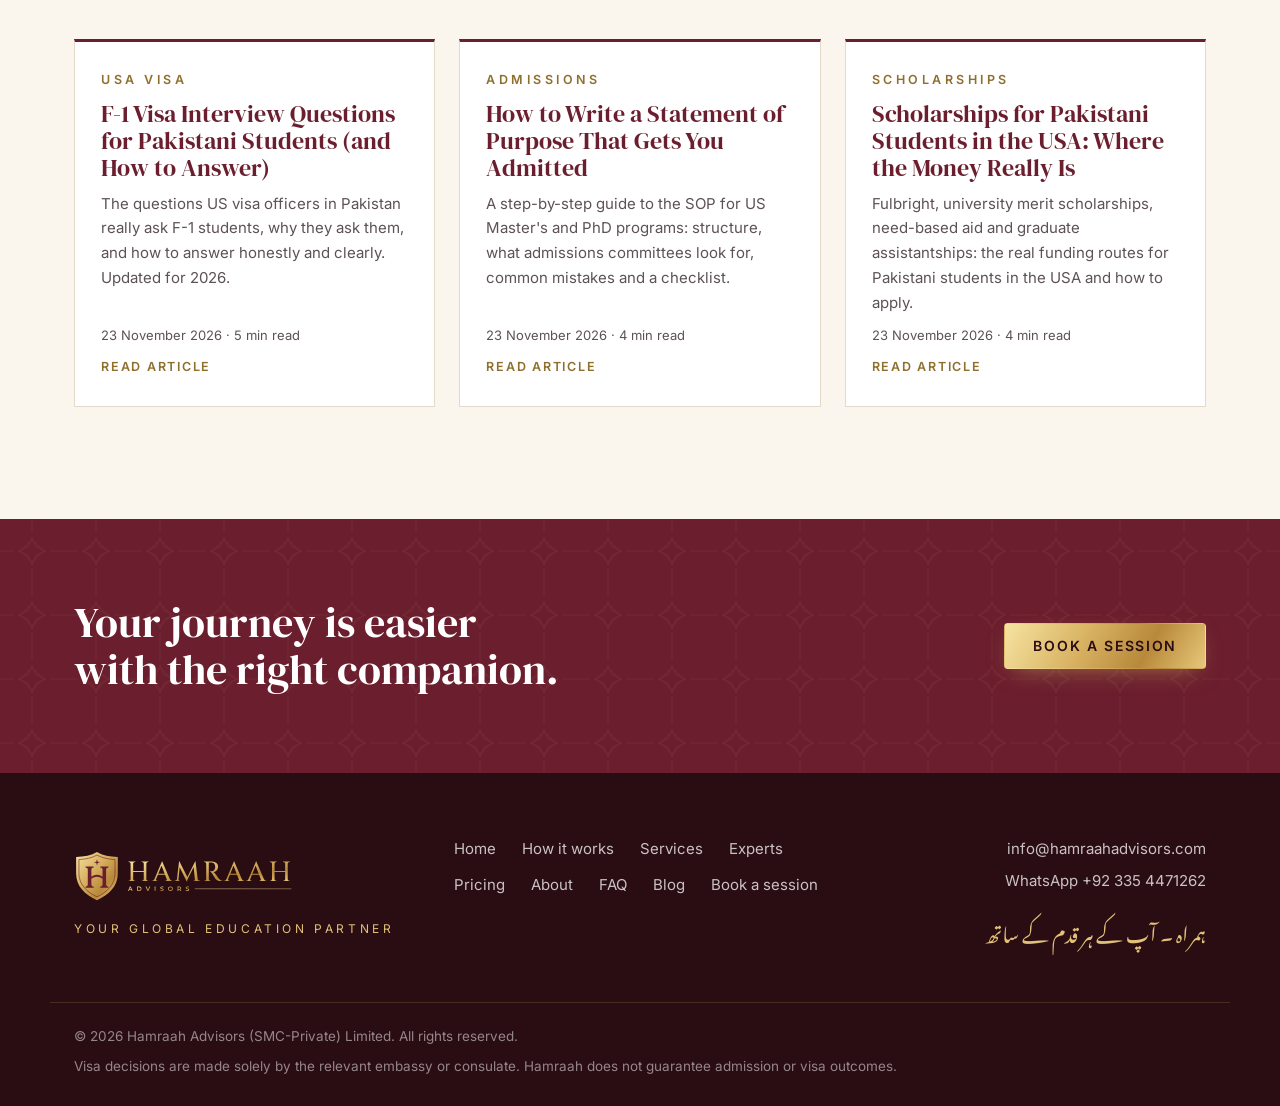
<file: blog/cost-of-studying-in-usa-for-pakistani-students.html>
<!doctype html>
<html lang="en">
<head>
  <meta charset="utf-8">
  <meta name="viewport" content="width=device-width, initial-scale=1">
  <title>Cost of Studying in the USA for Pakistani Students (2026–27 Guide)</title>
  <meta name="description" content="Tuition, living costs, visa and SEVIS fees, health insurance and flights: what a US degree really costs a Pakistani student, and how families can lower the bill.">
  <link rel="canonical" href="https://www.hamraahadvisors.com/blog/cost-of-studying-in-usa-for-pakistani-students">
  <meta name="robots" content="index, follow, max-image-preview:large">
  <meta name="theme-color" content="#6B1E2E">
  <link rel="icon" href="/assets/favicon.svg" type="image/svg+xml">
  <link rel="icon" href="/assets/favicon-32.png" sizes="32x32" type="image/png">
  <link rel="apple-touch-icon" href="/assets/apple-touch-icon.png">
  <meta property="og:type" content="article">
  <meta property="og:site_name" content="Hamraah Advisors">
  <meta property="og:locale" content="en_PK">
  <meta property="og:url" content="https://www.hamraahadvisors.com/blog/cost-of-studying-in-usa-for-pakistani-students">
  <meta property="og:title" content="Cost of Studying in the USA for Pakistani Students (2026–27 Guide)">
  <meta property="og:description" content="Tuition, living costs, visa and SEVIS fees, health insurance and flights: what a US degree really costs a Pakistani student, and how families can lower the bill.">
  <meta property="og:image" content="https://www.hamraahadvisors.com/assets/og-image.jpg">
  <meta property="og:image:width" content="1200">
  <meta property="og:image:height" content="630">
  <meta property="og:image:alt" content="Hamraah Advisors crest and logo">
  <meta name="twitter:card" content="summary_large_image">
  <meta name="twitter:title" content="Cost of Studying in the USA for Pakistani Students (2026–27 Guide)">
  <meta name="twitter:description" content="Tuition, living costs, visa and SEVIS fees, health insurance and flights: what a US degree really costs a Pakistani student, and how families can lower the bill.">
  <meta name="twitter:image" content="https://www.hamraahadvisors.com/assets/og-image.jpg">
  <link rel="preconnect" href="https://fonts.googleapis.com">
  <link rel="preconnect" href="https://fonts.gstatic.com" crossorigin>
  <link href="https://fonts.googleapis.com/css2?family=DM+Serif+Display:ital@0;1&family=Inter:wght@400;500;600&family=Noto+Nastaliq+Urdu:wght@500&display=swap" rel="stylesheet">
  <link rel="stylesheet" href="/styles.css">
  <script type="application/ld+json">
{
 "@context": "https://schema.org",
 "@graph": [
  {
   "@type": "EducationalOrganization",
   "@id": "https://www.hamraahadvisors.com/#organization",
   "name": "Hamraah Advisors",
   "legalName": "Hamraah Advisors (SMC-Private) Limited",
   "url": "https://www.hamraahadvisors.com/",
   "logo": "https://www.hamraahadvisors.com/assets/logo/hamraah-crest-full-colour.png",
   "image": "https://www.hamraahadvisors.com/assets/og-image.jpg",
   "email": "info@hamraahadvisors.com",
   "slogan": "Learn from people already living your dream.",
   "description": "Expert-led study-abroad consultancy in Pakistan connecting students with Pakistani experts living in the USA for admissions, scholarships, financial documentation, F-1 visa preparation and post-arrival support.",
   "areaServed": {
    "@type": "Country",
    "name": "Pakistan"
   },
   "knowsAbout": [
    "Study in the USA",
    "F-1 student visa",
    "US university admissions",
    "Scholarships",
    "Study in Europe"
   ]
  },
  {
   "@type": "WebSite",
   "@id": "https://www.hamraahadvisors.com/#website",
   "url": "https://www.hamraahadvisors.com/",
   "name": "Hamraah Advisors",
   "publisher": {
    "@id": "https://www.hamraahadvisors.com/#organization"
   },
   "inLanguage": "en"
  },
  {
   "@type": "BlogPosting",
   "headline": "Cost of Studying in the USA for Pakistani Students (2026–27 Guide)",
   "description": "Tuition, living costs, visa and SEVIS fees, health insurance and flights: what a US degree really costs a Pakistani student, and how families can lower the bill.",
   "datePublished": "2026-11-23",
   "dateModified": "2026-11-23",
   "inLanguage": "en",
   "mainEntityOfPage": "https://www.hamraahadvisors.com/blog/cost-of-studying-in-usa-for-pakistani-students",
   "image": "https://www.hamraahadvisors.com/assets/og-image.jpg",
   "author": {
    "@id": "https://www.hamraahadvisors.com/#organization"
   },
   "publisher": {
    "@id": "https://www.hamraahadvisors.com/#organization"
   }
  },
  {
   "@type": "BreadcrumbList",
   "itemListElement": [
    {
     "@type": "ListItem",
     "position": 1,
     "name": "Home",
     "item": "https://www.hamraahadvisors.com/"
    },
    {
     "@type": "ListItem",
     "position": 2,
     "name": "Blog",
     "item": "https://www.hamraahadvisors.com/blog"
    },
    {
     "@type": "ListItem",
     "position": 3,
     "name": "Cost of Studying in the USA for Pakistani Students (2026–27 Guide)",
     "item": "https://www.hamraahadvisors.com/blog/cost-of-studying-in-usa-for-pakistani-students"
    }
   ]
  }
 ]
}
  </script>
</head>
<body>
  <a class="skip" href="#main">Skip to content</a>
  <header class="site-header" id="top">
    <div class="wrap header-inner">
      <a class="brand" href="/" aria-label="Hamraah Advisors home">
        <img class="brand-light" src="/assets/logo/hamraah-horizontal-full-colour.svg" alt="Hamraah Advisors" width="729" height="230">
        <img class="brand-dark" src="/assets/logo/hamraah-horizontal-reversed.svg" alt="" width="729" height="230" aria-hidden="true">
      </a>
      <button class="nav-toggle" aria-expanded="false" aria-controls="nav" aria-label="Open menu"><span></span><span></span><span></span></button>
      <nav class="nav" id="nav" aria-label="Main"><a href="/">Home</a><a href="/how-it-works">How it works</a><a href="/services">Services</a><a href="/experts">Experts</a><a href="/pricing">Pricing</a><a href="/about">About</a><a href="/faq">FAQ</a><a href="/blog" aria-current="page">Blog</a><a class="btn btn-small" href="/book">Book a session</a></nav>
    </div>
  </header>
  <main id="main">
<section class="hero page-hero article-hero"><div class="pattern" aria-hidden="true"></div>
<div class="wrap"><nav class="crumbs" aria-label="Breadcrumb"><a href="/">Home</a><span aria-hidden="true">/</span><a href="/blog">Blog</a><span aria-hidden="true">/</span><span aria-current="page">Costs and money</span></nav>
<p class="eyebrow">Costs and money</p><h1>Cost of Studying in the USA for Pakistani Students (2026–27 Guide)</h1><p class="lede">Tuition, living costs, visa and SEVIS fees, health insurance and flights: what a US degree really costs a Pakistani student, and how families can lower the bill.</p>
<p class="article-meta">By the Hamraah Advisors team · 23 November 2026 · 5 min read</p></div></section>
<section class="section"><div class="wrap article-wrap"><article class="prose"><nav class="toc" aria-label="In this article"><p class="kicker">In this article</p><ol><li><a href="#the-number-that-matters-most-cost-of-attendance">The number that matters most: cost of attendance</a></li><li><a href="#tuition">Tuition</a></li><li><a href="#living-costs">Living costs</a></li><li><a href="#health-insurance">Health insurance</a></li><li><a href="#one-time-costs-before-you-leave">One-time costs before you leave</a></li><li><a href="#example-budgets-for-one-year">Example budgets for one year</a></li><li><a href="#six-ways-to-bring-the-cost-down">Six ways to bring the cost down</a></li><li><a href="#what-about-showing-funds-for-the-visa">What about showing funds for the visa?</a></li></ol></nav><p>"How much will it cost?" is the first question almost every family asks us, and the honest answer is: it depends far more on which university you choose than on which country you are in. Two US Master's programs can differ by $40,000 a year.</p>
<p>This guide breaks the cost into its real parts so you can build your own budget. All figures are in US dollars and are typical ranges for the 2026–27 academic year. Your university's own figure is the one that counts, and it is printed on your I-20.</p>
<h2 id="the-number-that-matters-most-cost-of-attendance">The number that matters most: cost of attendance</h2>
<p>Every US university publishes an estimated <strong>cost of attendance</strong> for international students. It includes tuition, fees, housing, food, health insurance, books and personal expenses for one academic year. This is the amount you must show in your financial documents for the I-20 and the visa interview, so it is the right number to plan around.</p>
<p>Find it on the university's international admissions or "international student budget" page. If you cannot find it, email the admissions office and ask.</p>
<h2 id="tuition">Tuition</h2>
<p>Typical yearly tuition for international students:</p>
<ul><li><strong>Community colleges:</strong> about $8,000 to $15,000. Some students complete two years here, then transfer to a university to finish a Bachelor's degree.</li><li><strong>Public (state) universities:</strong> about $25,000 to $45,000. International students pay the "out-of-state" rate.</li><li><strong>Private universities:</strong> about $35,000 to $65,000 or more, but private universities also tend to give the largest scholarships.</li></ul>
<p>A Master's degree is usually one and a half to two years. A Bachelor's is four years, so the total difference between a cheaper and a more expensive university is large.</p>
<h2 id="living-costs">Living costs</h2>
<p>Housing, food, transport and daily costs vary by city:</p>
<ul><li><strong>Smaller towns and the Midwest or South:</strong> roughly $12,000 to $16,000 a year.</li><li><strong>Big cities such as New York, Boston and the San Francisco Bay Area:</strong> $20,000 to $28,000 or more.</li></ul>
<p>Sharing an apartment with other students and cooking at home are the two biggest ways students cut this number. Pakistani student associations on most large campuses help newcomers find shared housing.</p>
<h2 id="health-insurance">Health insurance</h2>
<p>Almost every university requires health insurance. University plans typically cost $1,500 to $4,000 a year. Do not skip it or try to go without: medical bills in the USA are extremely expensive.</p>
<h2 id="one-time-costs-before-you-leave">One-time costs before you leave</h2>
<ul><li><strong>English test:</strong> IELTS, TOEFL or Duolingo English Test, paid in rupees in Pakistan.</li><li><strong>University application fees:</strong> usually $50 to $100 per university. Some universities waive the fee if you ask.</li><li><strong>SEVIS I-901 fee:</strong> $350.</li><li><strong>Visa application (MRV) fee:</strong> $185, paid before your interview.</li><li><strong>Visa integrity fee:</strong> $250, a new fee created by US law in 2025 and charged when your visa is issued. Collection has been rolling out at different speeds at different consulates, so check the current position before your interview.</li><li><strong>Flight to the USA:</strong> often $700 to $1,500 one way, depending on the season and how early you book.</li><li><strong>First-month setup:</strong> housing deposit, bedding, a phone plan and winter clothes. Budget $1,500 to $2,500.</li></ul>
<aside class="callout"><p class="kicker">Good to know</p><p>Fees are paid directly by you to the university, the testing organisation or the US government. No consultant should ask you to pay these fees through them. At Hamraah, our prices are for guidance only and are listed on our <a href="/pricing">pricing page</a>.</p></aside>
<h2 id="example-budgets-for-one-year">Example budgets for one year</h2>
<p>These are illustrations, not quotes.</p>
<h3>Master's at a public university in a smaller city</h3>
<ul><li>Tuition and fees: $30,000</li><li>Living costs: $14,000</li><li>Health insurance: $2,500</li><li>Books and personal: $2,000</li><li><strong>Total: about $48,500 a year</strong></li></ul>
<h3>Master's at a private university in a large city</h3>
<ul><li>Tuition and fees: $55,000</li><li>Living costs: $24,000</li><li>Health insurance: $3,500</li><li>Books and personal: $2,500</li><li><strong>Total: about $85,000 a year</strong></li></ul>
<p>To convert to rupees, multiply by the current exchange rate on the day you plan. Exchange rate changes can add a lot to the cost of a four-year degree, so families should plan with some margin.</p>
<aside class="article-cta"><p class="kicker">Talk to someone who has done it</p><h3>Financial documentation review · 45 min · $40</h3><p>Check your proof of funds and sponsor documents before you submit. Our experts are Pakistanis living in the USA who went through this process themselves.</p><div class="cta-row"><a class="btn btn-gold" href="/book?session=Financial+documentation+session">Book this session</a><a class="btn btn-outline" href="https://wa.me/923354471262" target="_blank" rel="noopener">Ask on WhatsApp</a></div></aside>
<h2 id="six-ways-to-bring-the-cost-down">Six ways to bring the cost down</h2>
<ol><li><strong>Apply for merit scholarships at the same time as admission.</strong> Many universities consider you automatically. Read our guide to <a href="/blog/scholarships-for-pakistani-students-in-usa">scholarships for Pakistani students in the USA</a>.</li><li><strong>Look for graduate assistantships.</strong> Teaching and research assistantships can cover tuition and pay a monthly stipend, especially in STEM PhD programs and some Master's programs.</li><li><strong>Choose universities in lower-cost areas.</strong> The same degree in a smaller city can save $8,000 to $12,000 a year in living costs.</li><li><strong>Consider community college first</strong> for a Bachelor's degree, then transfer.</li><li><strong>Work on campus.</strong> F-1 students can usually work up to 20 hours a week on campus during semesters. This helps with daily expenses, but you cannot rely on it to pay tuition, and the visa officer will not count it as funding.</li><li><strong>Finish on time.</strong> An extra semester adds a large cost, so plan your courses with your advisor from the start.</li></ol>
<h2 id="what-about-showing-funds-for-the-visa">What about showing funds for the visa?</h2>
<p>You need to show that the full first-year cost on your I-20 is available, and that the money has a clear, genuine source. The officer will also ask how later years will be paid. We explain exactly what this means for Pakistani families in our <a href="/services#financial-documentation">financial documentation guidance</a>, and we never create or alter financial documents.</p>
<p>If you are weighing the USA against Europe, compare this with our guide to <a href="/blog/study-in-germany-tuition-free-guide">studying in Germany with no tuition fees</a>.</p>
<p>A <a href="/book?session=Financial+documentation+session">financial documentation session</a> with one of our experts takes 45 minutes: we go through your family's real situation, the cost of attendance at your shortlisted universities, and what your documents need to show.</p><aside class="article-cta"><p class="kicker">Talk to someone who has done it</p><h3>Financial documentation review · 45 min · $40</h3><p>Check your proof of funds and sponsor documents before you submit. Our experts are Pakistanis living in the USA who went through this process themselves.</p><div class="cta-row"><a class="btn btn-gold" href="/book?session=Financial+documentation+session">Book this session</a><a class="btn btn-outline" href="https://wa.me/923354471262" target="_blank" rel="noopener">Ask on WhatsApp</a></div></aside><p class="disclaimer">This article is general guidance, checked on 23 November 2026. Fees and rules change, so always confirm on the official website before you pay or apply. Visa decisions are made only by the embassy or consulate.</p></article></div></section>
<section class="section tint"><div class="wrap"><div class="section-head"><p class="eyebrow">Keep reading</p><h2>More guides for students</h2><span class="rule"></span></div><div class="post-grid"><a class="post-card" href="/blog/f1-visa-interview-questions"><span class="kicker">USA visa</span><h3>F-1 Visa Interview Questions for Pakistani Students (and How to Answer)</h3><p>The questions US visa officers in Pakistan really ask F-1 students, why they ask them, and how to answer honestly and clearly. Updated for 2026.</p><span class="meta">23 November 2026 · 5 min read</span><span class="go">Read article</span></a><a class="post-card" href="/blog/how-to-write-a-statement-of-purpose"><span class="kicker">Admissions</span><h3>How to Write a Statement of Purpose That Gets You Admitted</h3><p>A step-by-step guide to the SOP for US Master&#x27;s and PhD programs: structure, what admissions committees look for, common mistakes and a checklist.</p><span class="meta">23 November 2026 · 4 min read</span><span class="go">Read article</span></a><a class="post-card" href="/blog/scholarships-for-pakistani-students-in-usa"><span class="kicker">Scholarships</span><h3>Scholarships for Pakistani Students in the USA: Where the Money Really Is</h3><p>Fulbright, university merit scholarships, need-based aid and graduate assistantships: the real funding routes for Pakistani students in the USA and how to apply.</p><span class="meta">23 November 2026 · 4 min read</span><span class="go">Read article</span></a></div></div></section>
<section class="band"><div class="pattern" aria-hidden="true"></div>
<div class="wrap band-inner"><h2>Your journey is easier with the right companion.</h2><a class="btn btn-gold" href="/book">Book a session</a></div></section>
  </main>
  <footer class="site-footer">
    <div class="wrap footer-inner">
      <div class="footer-brand">
        <img src="/assets/logo/hamraah-horizontal-gold-foil.svg" alt="Hamraah Advisors" width="729" height="230">
        <p>Your global education partner</p>
      </div>
      <nav class="footer-nav" aria-label="Footer"><a href="/">Home</a><a href="/how-it-works">How it works</a><a href="/services">Services</a><a href="/experts">Experts</a><a href="/pricing">Pricing</a><a href="/about">About</a><a href="/faq">FAQ</a><a href="/blog" aria-current="page">Blog</a><a href="/book">Book a session</a></nav>
      <div class="footer-contact">
        <a href="mailto:info@hamraahadvisors.com">info@hamraahadvisors.com</a>
        <a href="https://wa.me/923354471262" target="_blank" rel="noopener">WhatsApp +92 335 4471262</a>
        <p class="urdu" lang="ur" dir="rtl">ہمراہ ۔ آپ کے ہر قدم کے ساتھ</p>
      </div>
    </div>
    <div class="wrap legal">
      <p>© 2026 Hamraah Advisors (SMC-Private) Limited. All rights reserved.</p>
      <p>Visa decisions are made solely by the relevant embassy or consulate. Hamraah does not guarantee admission or visa outcomes.</p>
    </div>
  </footer>
  <a class="wa-float" href="https://wa.me/923354471262" target="_blank" rel="noopener" aria-label="Chat with Hamraah on WhatsApp"><svg viewBox="0 0 24 24" aria-hidden="true"><path d="M12 2a10 10 0 0 0-8.6 15.1L2 22l5-1.3A10 10 0 1 0 12 2zm5.3 14.1c-.2.6-1.3 1.2-1.8 1.3-.5 0-1 .2-3.3-.7a11.6 11.6 0 0 1-4.6-4c-.4-.5-1.1-1.6-1.1-3s.7-2 1-2.3a1 1 0 0 1 .8-.4h.6c.2 0 .4 0 .6.5l.9 2.1c.1.2.1.4 0 .6l-.4.6-.4.5c-.1.1-.3.3-.1.6a8.7 8.7 0 0 0 4.3 3.8c.3.1.5.1.6-.1l.9-1.1c.2-.3.4-.2.6-.1l2 1c.3.1.5.2.5.3a2.4 2.4 0 0 1-.1 1.3z"/></svg></a>
  <script src="/main.js" defer></script>
</body>
</html>
</file>
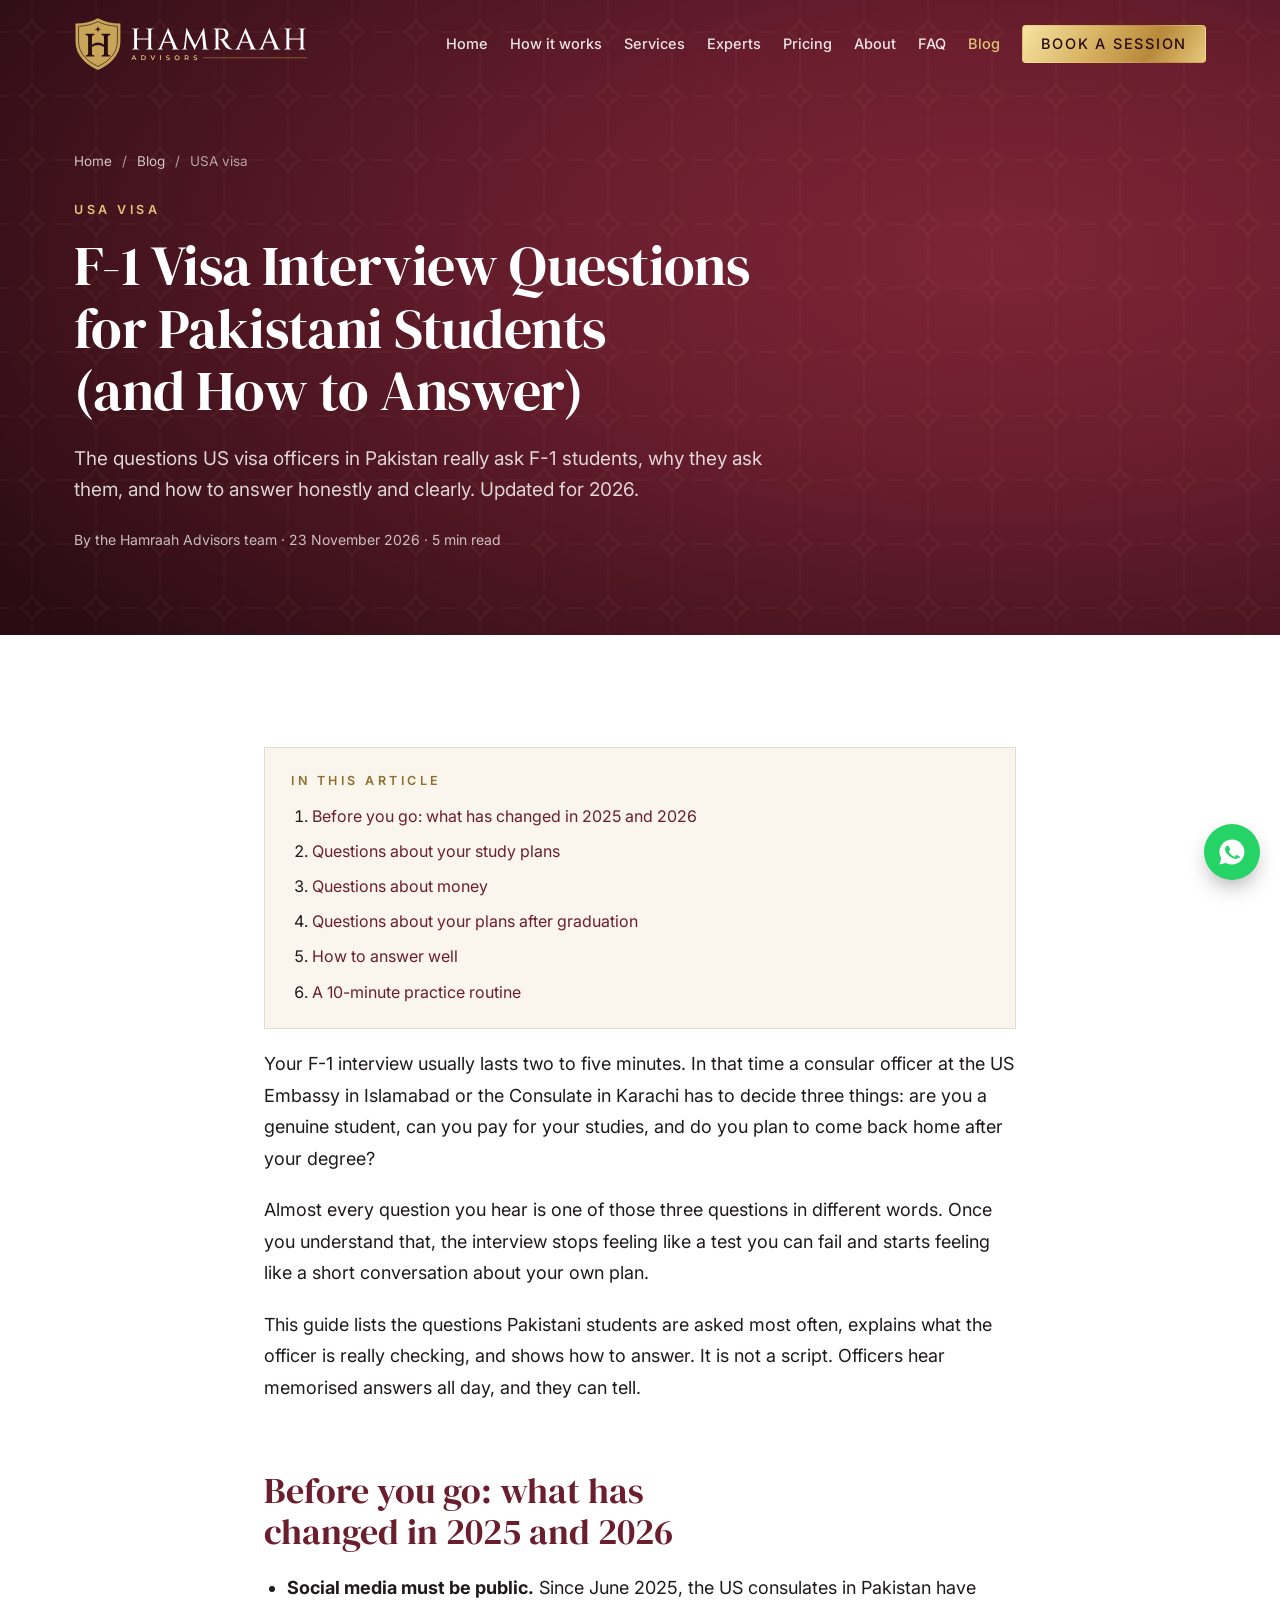
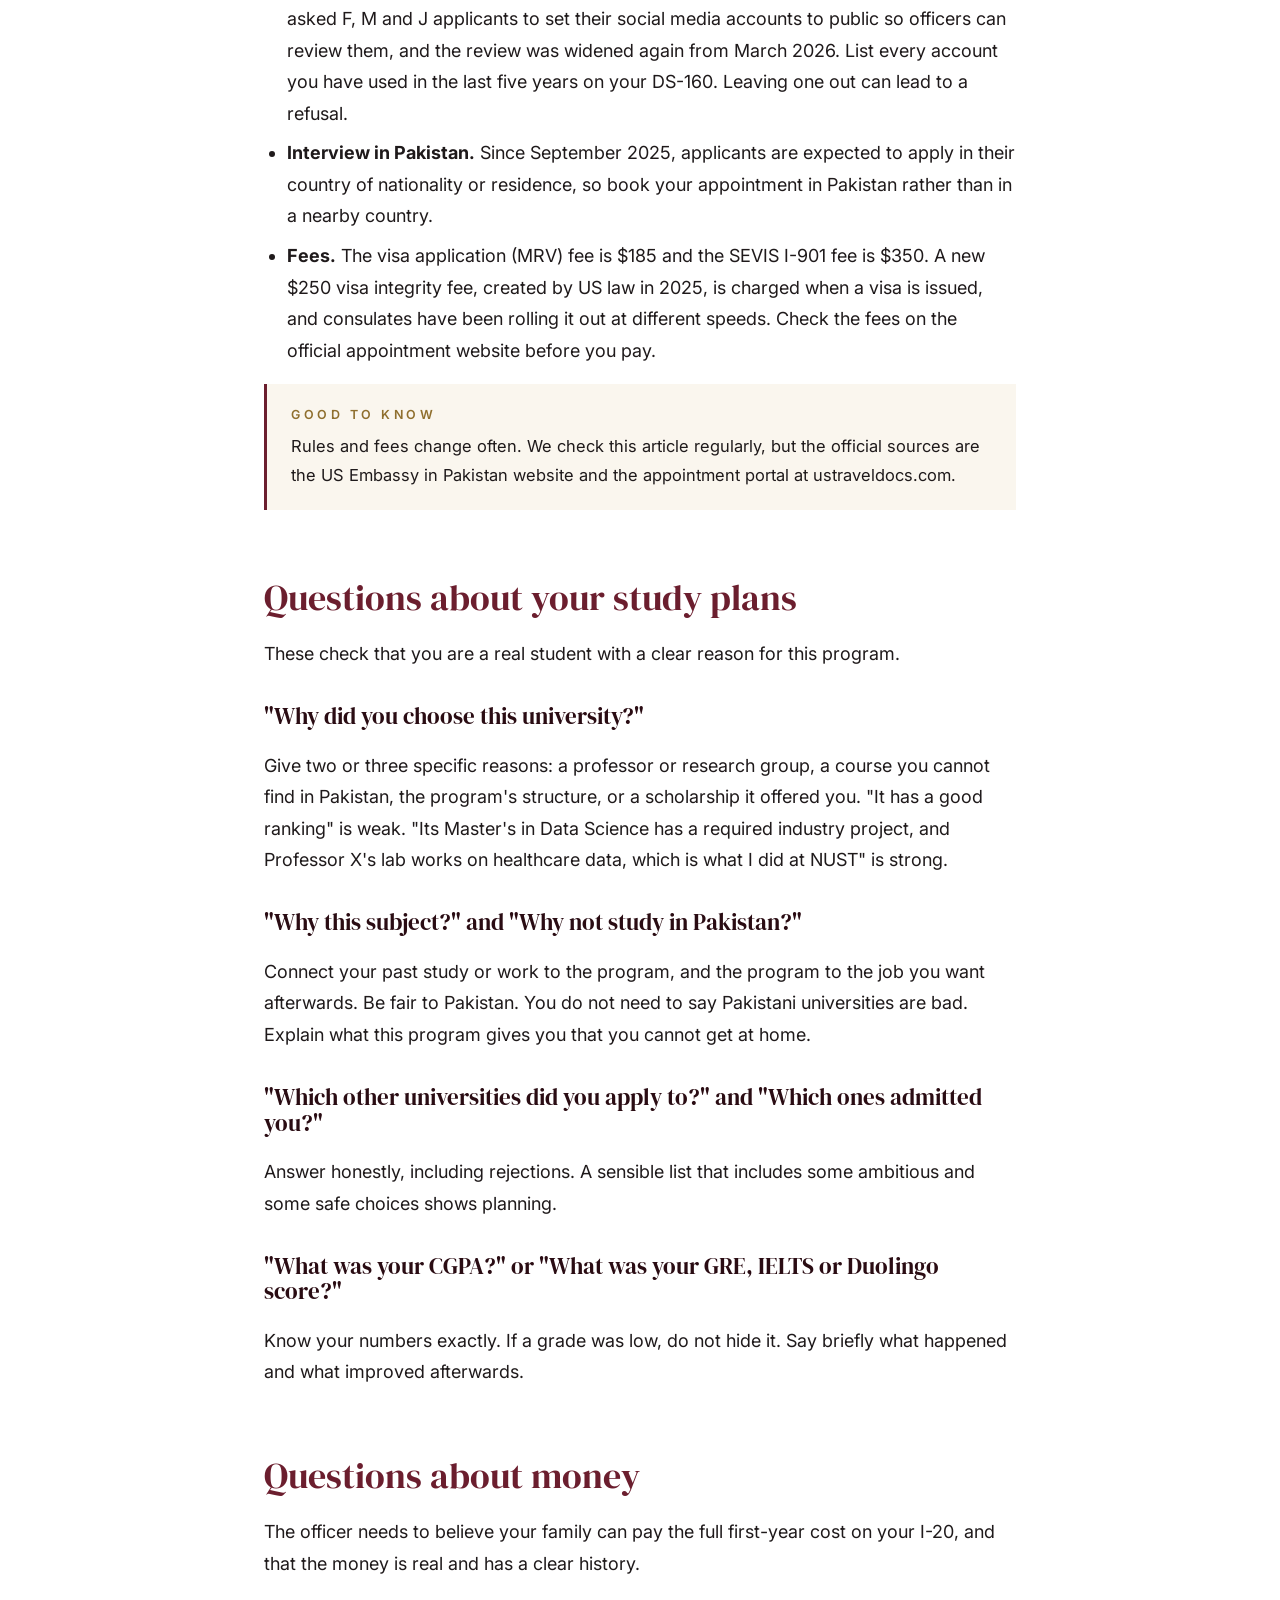
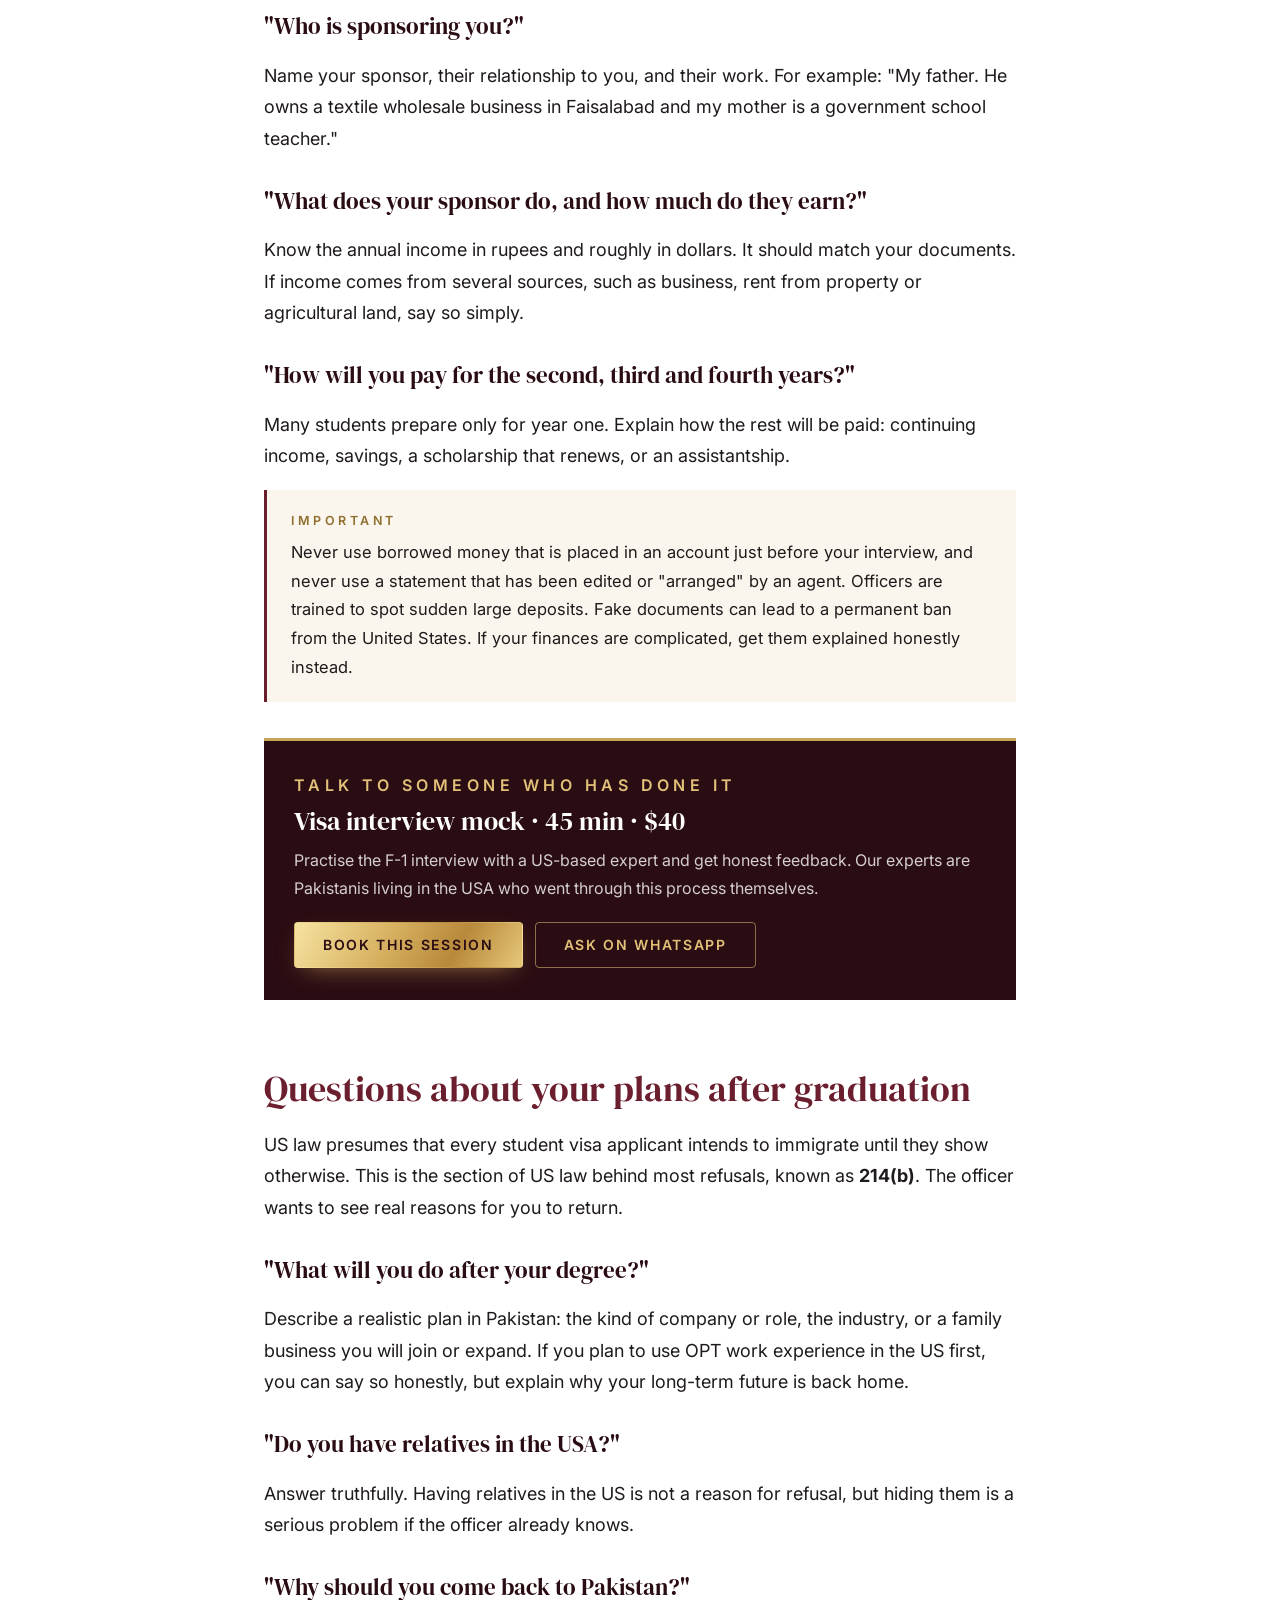
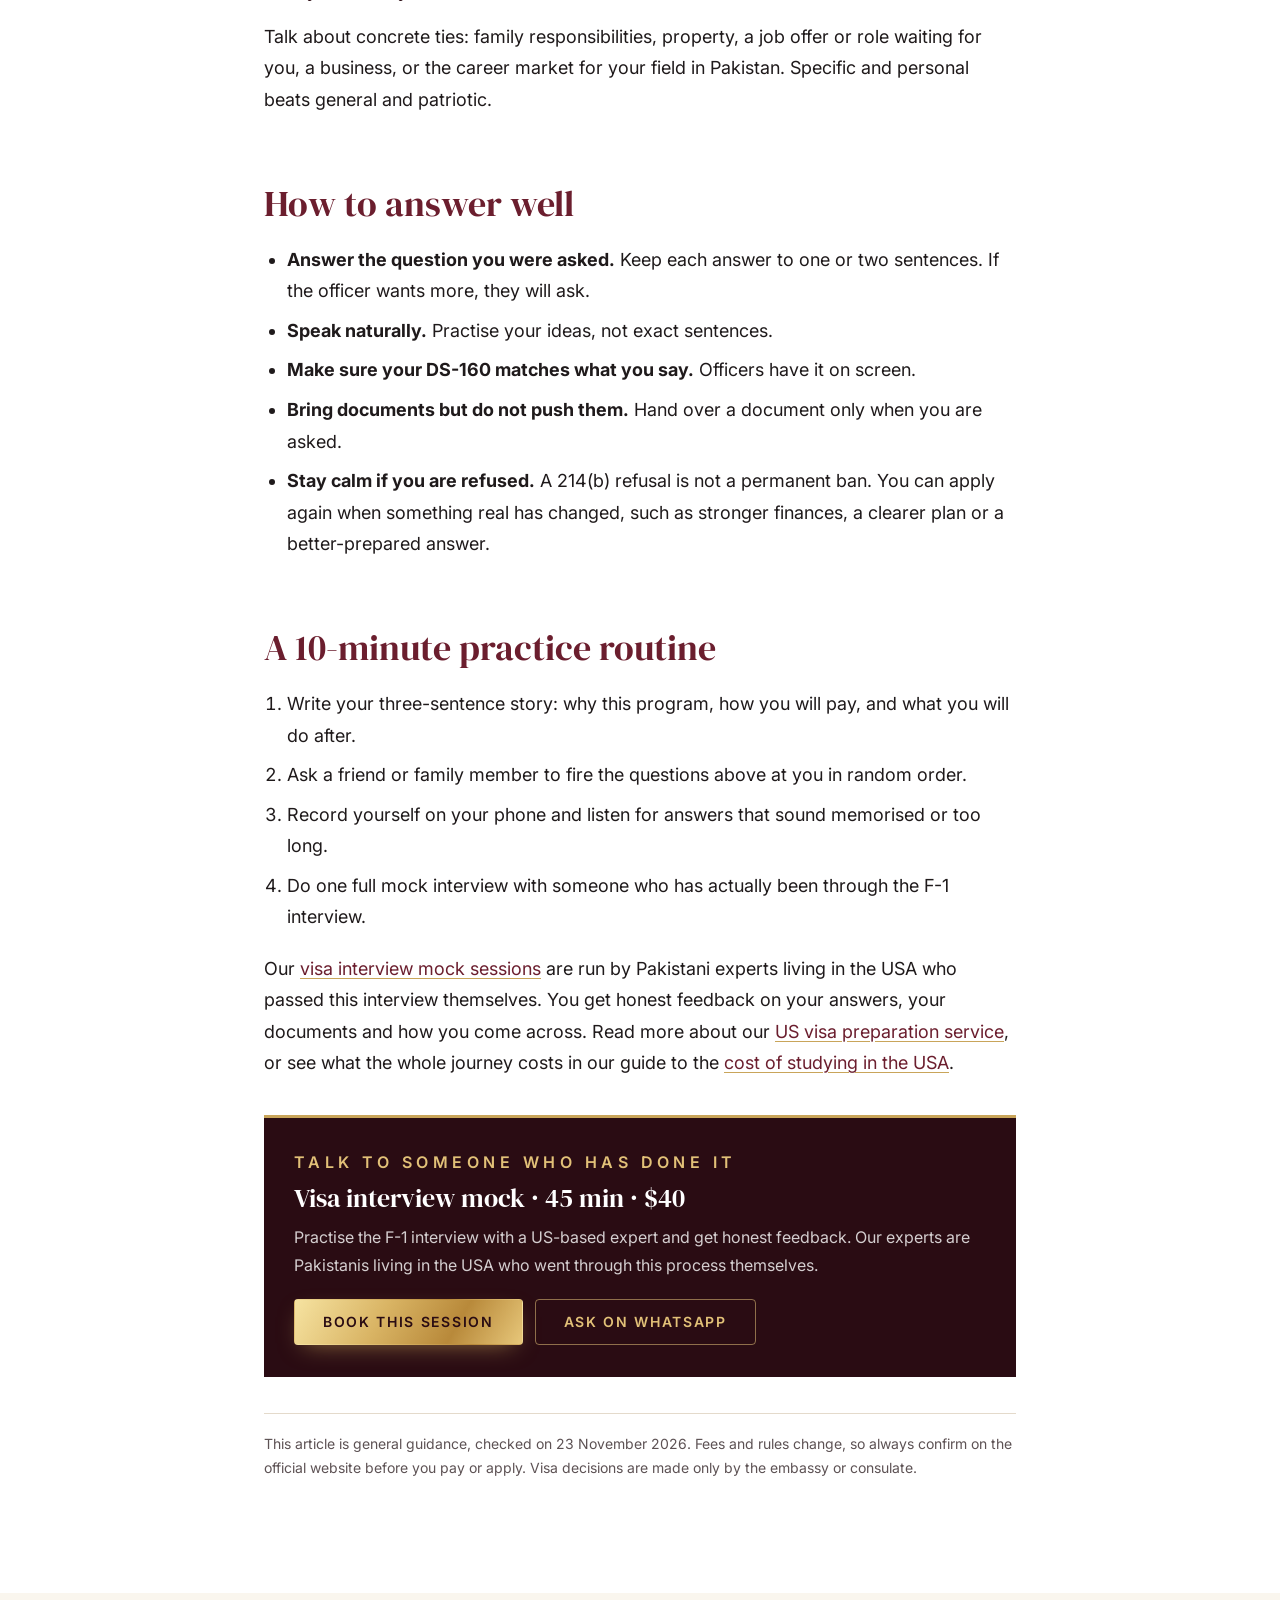
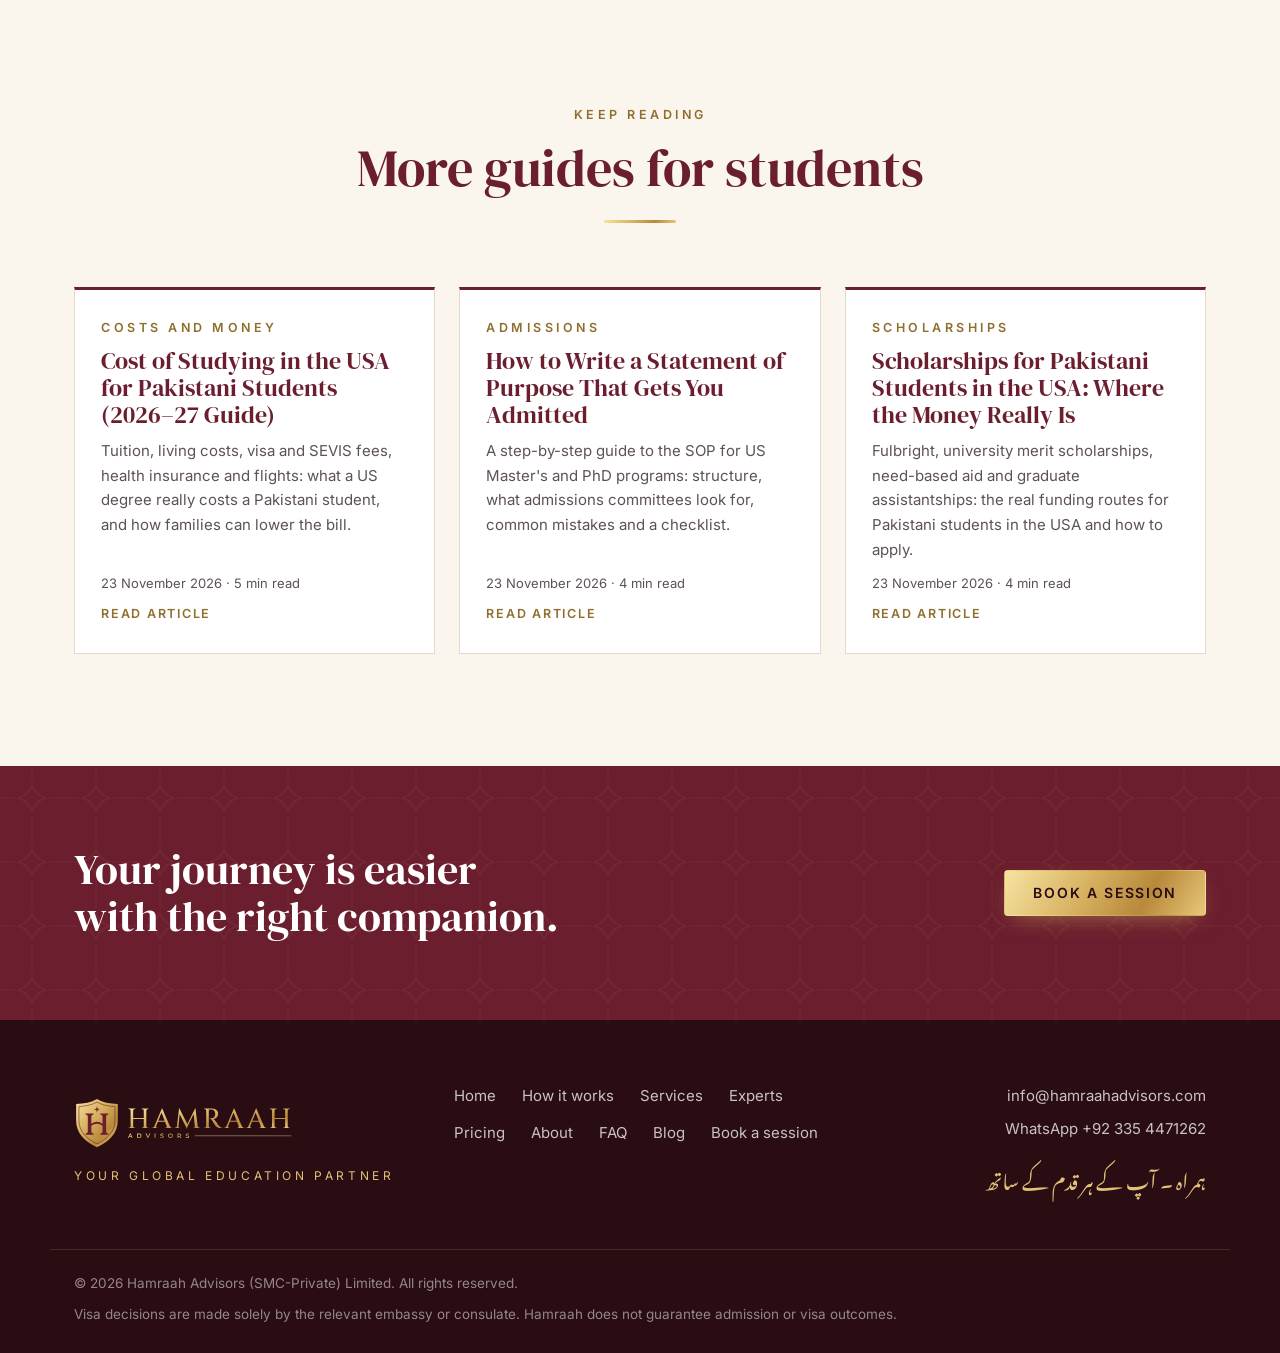
<file: blog/f1-visa-interview-questions.html>
<!doctype html>
<html lang="en">
<head>
  <meta charset="utf-8">
  <meta name="viewport" content="width=device-width, initial-scale=1">
  <title>F-1 Visa Interview Questions for Pakistani Students (and How to Answer)</title>
  <meta name="description" content="The questions US visa officers in Pakistan really ask F-1 students, why they ask them, and how to answer honestly and clearly. Updated for 2026.">
  <link rel="canonical" href="https://www.hamraahadvisors.com/blog/f1-visa-interview-questions">
  <meta name="robots" content="index, follow, max-image-preview:large">
  <meta name="theme-color" content="#6B1E2E">
  <link rel="icon" href="/assets/favicon.svg" type="image/svg+xml">
  <link rel="icon" href="/assets/favicon-32.png" sizes="32x32" type="image/png">
  <link rel="apple-touch-icon" href="/assets/apple-touch-icon.png">
  <meta property="og:type" content="article">
  <meta property="og:site_name" content="Hamraah Advisors">
  <meta property="og:locale" content="en_PK">
  <meta property="og:url" content="https://www.hamraahadvisors.com/blog/f1-visa-interview-questions">
  <meta property="og:title" content="F-1 Visa Interview Questions for Pakistani Students (and How to Answer)">
  <meta property="og:description" content="The questions US visa officers in Pakistan really ask F-1 students, why they ask them, and how to answer honestly and clearly. Updated for 2026.">
  <meta property="og:image" content="https://www.hamraahadvisors.com/assets/og-image.jpg">
  <meta property="og:image:width" content="1200">
  <meta property="og:image:height" content="630">
  <meta property="og:image:alt" content="Hamraah Advisors crest and logo">
  <meta name="twitter:card" content="summary_large_image">
  <meta name="twitter:title" content="F-1 Visa Interview Questions for Pakistani Students (and How to Answer)">
  <meta name="twitter:description" content="The questions US visa officers in Pakistan really ask F-1 students, why they ask them, and how to answer honestly and clearly. Updated for 2026.">
  <meta name="twitter:image" content="https://www.hamraahadvisors.com/assets/og-image.jpg">
  <link rel="preconnect" href="https://fonts.googleapis.com">
  <link rel="preconnect" href="https://fonts.gstatic.com" crossorigin>
  <link href="https://fonts.googleapis.com/css2?family=DM+Serif+Display:ital@0;1&family=Inter:wght@400;500;600&family=Noto+Nastaliq+Urdu:wght@500&display=swap" rel="stylesheet">
  <link rel="stylesheet" href="/styles.css">
  <script type="application/ld+json">
{
 "@context": "https://schema.org",
 "@graph": [
  {
   "@type": "EducationalOrganization",
   "@id": "https://www.hamraahadvisors.com/#organization",
   "name": "Hamraah Advisors",
   "legalName": "Hamraah Advisors (SMC-Private) Limited",
   "url": "https://www.hamraahadvisors.com/",
   "logo": "https://www.hamraahadvisors.com/assets/logo/hamraah-crest-full-colour.png",
   "image": "https://www.hamraahadvisors.com/assets/og-image.jpg",
   "email": "info@hamraahadvisors.com",
   "slogan": "Learn from people already living your dream.",
   "description": "Expert-led study-abroad consultancy in Pakistan connecting students with Pakistani experts living in the USA for admissions, scholarships, financial documentation, F-1 visa preparation and post-arrival support.",
   "areaServed": {
    "@type": "Country",
    "name": "Pakistan"
   },
   "knowsAbout": [
    "Study in the USA",
    "F-1 student visa",
    "US university admissions",
    "Scholarships",
    "Study in Europe"
   ]
  },
  {
   "@type": "WebSite",
   "@id": "https://www.hamraahadvisors.com/#website",
   "url": "https://www.hamraahadvisors.com/",
   "name": "Hamraah Advisors",
   "publisher": {
    "@id": "https://www.hamraahadvisors.com/#organization"
   },
   "inLanguage": "en"
  },
  {
   "@type": "BlogPosting",
   "headline": "F-1 Visa Interview Questions for Pakistani Students (and How to Answer)",
   "description": "The questions US visa officers in Pakistan really ask F-1 students, why they ask them, and how to answer honestly and clearly. Updated for 2026.",
   "datePublished": "2026-11-23",
   "dateModified": "2026-11-23",
   "inLanguage": "en",
   "mainEntityOfPage": "https://www.hamraahadvisors.com/blog/f1-visa-interview-questions",
   "image": "https://www.hamraahadvisors.com/assets/og-image.jpg",
   "author": {
    "@id": "https://www.hamraahadvisors.com/#organization"
   },
   "publisher": {
    "@id": "https://www.hamraahadvisors.com/#organization"
   }
  },
  {
   "@type": "BreadcrumbList",
   "itemListElement": [
    {
     "@type": "ListItem",
     "position": 1,
     "name": "Home",
     "item": "https://www.hamraahadvisors.com/"
    },
    {
     "@type": "ListItem",
     "position": 2,
     "name": "Blog",
     "item": "https://www.hamraahadvisors.com/blog"
    },
    {
     "@type": "ListItem",
     "position": 3,
     "name": "F-1 Visa Interview Questions for Pakistani Students (and How to Answer)",
     "item": "https://www.hamraahadvisors.com/blog/f1-visa-interview-questions"
    }
   ]
  }
 ]
}
  </script>
</head>
<body>
  <a class="skip" href="#main">Skip to content</a>
  <header class="site-header" id="top">
    <div class="wrap header-inner">
      <a class="brand" href="/" aria-label="Hamraah Advisors home">
        <img class="brand-light" src="/assets/logo/hamraah-horizontal-full-colour.svg" alt="Hamraah Advisors" width="729" height="230">
        <img class="brand-dark" src="/assets/logo/hamraah-horizontal-reversed.svg" alt="" width="729" height="230" aria-hidden="true">
      </a>
      <button class="nav-toggle" aria-expanded="false" aria-controls="nav" aria-label="Open menu"><span></span><span></span><span></span></button>
      <nav class="nav" id="nav" aria-label="Main"><a href="/">Home</a><a href="/how-it-works">How it works</a><a href="/services">Services</a><a href="/experts">Experts</a><a href="/pricing">Pricing</a><a href="/about">About</a><a href="/faq">FAQ</a><a href="/blog" aria-current="page">Blog</a><a class="btn btn-small" href="/book">Book a session</a></nav>
    </div>
  </header>
  <main id="main">
<section class="hero page-hero article-hero"><div class="pattern" aria-hidden="true"></div>
<div class="wrap"><nav class="crumbs" aria-label="Breadcrumb"><a href="/">Home</a><span aria-hidden="true">/</span><a href="/blog">Blog</a><span aria-hidden="true">/</span><span aria-current="page">USA visa</span></nav>
<p class="eyebrow">USA visa</p><h1>F-1 Visa Interview Questions for Pakistani Students (and How to Answer)</h1><p class="lede">The questions US visa officers in Pakistan really ask F-1 students, why they ask them, and how to answer honestly and clearly. Updated for 2026.</p>
<p class="article-meta">By the Hamraah Advisors team · 23 November 2026 · 5 min read</p></div></section>
<section class="section"><div class="wrap article-wrap"><article class="prose"><nav class="toc" aria-label="In this article"><p class="kicker">In this article</p><ol><li><a href="#before-you-go-what-has-changed-in-2025-and-2026">Before you go: what has changed in 2025 and 2026</a></li><li><a href="#questions-about-your-study-plans">Questions about your study plans</a></li><li><a href="#questions-about-money">Questions about money</a></li><li><a href="#questions-about-your-plans-after-graduation">Questions about your plans after graduation</a></li><li><a href="#how-to-answer-well">How to answer well</a></li><li><a href="#a-10-minute-practice-routine">A 10-minute practice routine</a></li></ol></nav><p>Your F-1 interview usually lasts two to five minutes. In that time a consular officer at the US Embassy in Islamabad or the Consulate in Karachi has to decide three things: are you a genuine student, can you pay for your studies, and do you plan to come back home after your degree?</p>
<p>Almost every question you hear is one of those three questions in different words. Once you understand that, the interview stops feeling like a test you can fail and starts feeling like a short conversation about your own plan.</p>
<p>This guide lists the questions Pakistani students are asked most often, explains what the officer is really checking, and shows how to answer. It is not a script. Officers hear memorised answers all day, and they can tell.</p>
<h2 id="before-you-go-what-has-changed-in-2025-and-2026">Before you go: what has changed in 2025 and 2026</h2>
<ul><li><strong>Social media must be public.</strong> Since June 2025, the US consulates in Pakistan have asked F, M and J applicants to set their social media accounts to public so officers can review them, and the review was widened again from March 2026. List every account you have used in the last five years on your DS-160. Leaving one out can lead to a refusal.</li><li><strong>Interview in Pakistan.</strong> Since September 2025, applicants are expected to apply in their country of nationality or residence, so book your appointment in Pakistan rather than in a nearby country.</li><li><strong>Fees.</strong> The visa application (MRV) fee is $185 and the SEVIS I-901 fee is $350. A new $250 visa integrity fee, created by US law in 2025, is charged when a visa is issued, and consulates have been rolling it out at different speeds. Check the fees on the official appointment website before you pay.</li></ul>
<aside class="callout"><p class="kicker">Good to know</p><p>Rules and fees change often. We check this article regularly, but the official sources are the US Embassy in Pakistan website and the appointment portal at ustraveldocs.com.</p></aside>
<h2 id="questions-about-your-study-plans">Questions about your study plans</h2>
<p>These check that you are a real student with a clear reason for this program.</p>
<h3>"Why did you choose this university?"</h3>
<p>Give two or three specific reasons: a professor or research group, a course you cannot find in Pakistan, the program's structure, or a scholarship it offered you. "It has a good ranking" is weak. "Its Master's in Data Science has a required industry project, and Professor X's lab works on healthcare data, which is what I did at NUST" is strong.</p>
<h3>"Why this subject?" and "Why not study in Pakistan?"</h3>
<p>Connect your past study or work to the program, and the program to the job you want afterwards. Be fair to Pakistan. You do not need to say Pakistani universities are bad. Explain what this program gives you that you cannot get at home.</p>
<h3>"Which other universities did you apply to?" and "Which ones admitted you?"</h3>
<p>Answer honestly, including rejections. A sensible list that includes some ambitious and some safe choices shows planning.</p>
<h3>"What was your CGPA?" or "What was your GRE, IELTS or Duolingo score?"</h3>
<p>Know your numbers exactly. If a grade was low, do not hide it. Say briefly what happened and what improved afterwards.</p>
<h2 id="questions-about-money">Questions about money</h2>
<p>The officer needs to believe your family can pay the full first-year cost on your I-20, and that the money is real and has a clear history.</p>
<h3>"Who is sponsoring you?"</h3>
<p>Name your sponsor, their relationship to you, and their work. For example: "My father. He owns a textile wholesale business in Faisalabad and my mother is a government school teacher."</p>
<h3>"What does your sponsor do, and how much do they earn?"</h3>
<p>Know the annual income in rupees and roughly in dollars. It should match your documents. If income comes from several sources, such as business, rent from property or agricultural land, say so simply.</p>
<h3>"How will you pay for the second, third and fourth years?"</h3>
<p>Many students prepare only for year one. Explain how the rest will be paid: continuing income, savings, a scholarship that renews, or an assistantship.</p>
<aside class="callout"><p class="kicker">Important</p><p>Never use borrowed money that is placed in an account just before your interview, and never use a statement that has been edited or "arranged" by an agent. Officers are trained to spot sudden large deposits. Fake documents can lead to a permanent ban from the United States. If your finances are complicated, get them explained honestly instead.</p></aside>
<aside class="article-cta"><p class="kicker">Talk to someone who has done it</p><h3>Visa interview mock · 45 min · $40</h3><p>Practise the F-1 interview with a US-based expert and get honest feedback. Our experts are Pakistanis living in the USA who went through this process themselves.</p><div class="cta-row"><a class="btn btn-gold" href="/book?session=Visa+interview+mock+session">Book this session</a><a class="btn btn-outline" href="https://wa.me/923354471262" target="_blank" rel="noopener">Ask on WhatsApp</a></div></aside>
<h2 id="questions-about-your-plans-after-graduation">Questions about your plans after graduation</h2>
<p>US law presumes that every student visa applicant intends to immigrate until they show otherwise. This is the section of US law behind most refusals, known as <strong>214(b)</strong>. The officer wants to see real reasons for you to return.</p>
<h3>"What will you do after your degree?"</h3>
<p>Describe a realistic plan in Pakistan: the kind of company or role, the industry, or a family business you will join or expand. If you plan to use OPT work experience in the US first, you can say so honestly, but explain why your long-term future is back home.</p>
<h3>"Do you have relatives in the USA?"</h3>
<p>Answer truthfully. Having relatives in the US is not a reason for refusal, but hiding them is a serious problem if the officer already knows.</p>
<h3>"Why should you come back to Pakistan?"</h3>
<p>Talk about concrete ties: family responsibilities, property, a job offer or role waiting for you, a business, or the career market for your field in Pakistan. Specific and personal beats general and patriotic.</p>
<h2 id="how-to-answer-well">How to answer well</h2>
<ul><li><strong>Answer the question you were asked.</strong> Keep each answer to one or two sentences. If the officer wants more, they will ask.</li><li><strong>Speak naturally.</strong> Practise your ideas, not exact sentences.</li><li><strong>Make sure your DS-160 matches what you say.</strong> Officers have it on screen.</li><li><strong>Bring documents but do not push them.</strong> Hand over a document only when you are asked.</li><li><strong>Stay calm if you are refused.</strong> A 214(b) refusal is not a permanent ban. You can apply again when something real has changed, such as stronger finances, a clearer plan or a better-prepared answer.</li></ul>
<h2 id="a-10-minute-practice-routine">A 10-minute practice routine</h2>
<ol><li>Write your three-sentence story: why this program, how you will pay, and what you will do after.</li><li>Ask a friend or family member to fire the questions above at you in random order.</li><li>Record yourself on your phone and listen for answers that sound memorised or too long.</li><li>Do one full mock interview with someone who has actually been through the F-1 interview.</li></ol>
<p>Our <a href="/book?session=Visa+interview+mock+session">visa interview mock sessions</a> are run by Pakistani experts living in the USA who passed this interview themselves. You get honest feedback on your answers, your documents and how you come across. Read more about our <a href="/services#us-visa-preparation">US visa preparation service</a>, or see what the whole journey costs in our guide to the <a href="/blog/cost-of-studying-in-usa-for-pakistani-students">cost of studying in the USA</a>.</p><aside class="article-cta"><p class="kicker">Talk to someone who has done it</p><h3>Visa interview mock · 45 min · $40</h3><p>Practise the F-1 interview with a US-based expert and get honest feedback. Our experts are Pakistanis living in the USA who went through this process themselves.</p><div class="cta-row"><a class="btn btn-gold" href="/book?session=Visa+interview+mock+session">Book this session</a><a class="btn btn-outline" href="https://wa.me/923354471262" target="_blank" rel="noopener">Ask on WhatsApp</a></div></aside><p class="disclaimer">This article is general guidance, checked on 23 November 2026. Fees and rules change, so always confirm on the official website before you pay or apply. Visa decisions are made only by the embassy or consulate.</p></article></div></section>
<section class="section tint"><div class="wrap"><div class="section-head"><p class="eyebrow">Keep reading</p><h2>More guides for students</h2><span class="rule"></span></div><div class="post-grid"><a class="post-card" href="/blog/cost-of-studying-in-usa-for-pakistani-students"><span class="kicker">Costs and money</span><h3>Cost of Studying in the USA for Pakistani Students (2026–27 Guide)</h3><p>Tuition, living costs, visa and SEVIS fees, health insurance and flights: what a US degree really costs a Pakistani student, and how families can lower the bill.</p><span class="meta">23 November 2026 · 5 min read</span><span class="go">Read article</span></a><a class="post-card" href="/blog/how-to-write-a-statement-of-purpose"><span class="kicker">Admissions</span><h3>How to Write a Statement of Purpose That Gets You Admitted</h3><p>A step-by-step guide to the SOP for US Master&#x27;s and PhD programs: structure, what admissions committees look for, common mistakes and a checklist.</p><span class="meta">23 November 2026 · 4 min read</span><span class="go">Read article</span></a><a class="post-card" href="/blog/scholarships-for-pakistani-students-in-usa"><span class="kicker">Scholarships</span><h3>Scholarships for Pakistani Students in the USA: Where the Money Really Is</h3><p>Fulbright, university merit scholarships, need-based aid and graduate assistantships: the real funding routes for Pakistani students in the USA and how to apply.</p><span class="meta">23 November 2026 · 4 min read</span><span class="go">Read article</span></a></div></div></section>
<section class="band"><div class="pattern" aria-hidden="true"></div>
<div class="wrap band-inner"><h2>Your journey is easier with the right companion.</h2><a class="btn btn-gold" href="/book">Book a session</a></div></section>
  </main>
  <footer class="site-footer">
    <div class="wrap footer-inner">
      <div class="footer-brand">
        <img src="/assets/logo/hamraah-horizontal-gold-foil.svg" alt="Hamraah Advisors" width="729" height="230">
        <p>Your global education partner</p>
      </div>
      <nav class="footer-nav" aria-label="Footer"><a href="/">Home</a><a href="/how-it-works">How it works</a><a href="/services">Services</a><a href="/experts">Experts</a><a href="/pricing">Pricing</a><a href="/about">About</a><a href="/faq">FAQ</a><a href="/blog" aria-current="page">Blog</a><a href="/book">Book a session</a></nav>
      <div class="footer-contact">
        <a href="mailto:info@hamraahadvisors.com">info@hamraahadvisors.com</a>
        <a href="https://wa.me/923354471262" target="_blank" rel="noopener">WhatsApp +92 335 4471262</a>
        <p class="urdu" lang="ur" dir="rtl">ہمراہ ۔ آپ کے ہر قدم کے ساتھ</p>
      </div>
    </div>
    <div class="wrap legal">
      <p>© 2026 Hamraah Advisors (SMC-Private) Limited. All rights reserved.</p>
      <p>Visa decisions are made solely by the relevant embassy or consulate. Hamraah does not guarantee admission or visa outcomes.</p>
    </div>
  </footer>
  <a class="wa-float" href="https://wa.me/923354471262" target="_blank" rel="noopener" aria-label="Chat with Hamraah on WhatsApp"><svg viewBox="0 0 24 24" aria-hidden="true"><path d="M12 2a10 10 0 0 0-8.6 15.1L2 22l5-1.3A10 10 0 1 0 12 2zm5.3 14.1c-.2.6-1.3 1.2-1.8 1.3-.5 0-1 .2-3.3-.7a11.6 11.6 0 0 1-4.6-4c-.4-.5-1.1-1.6-1.1-3s.7-2 1-2.3a1 1 0 0 1 .8-.4h.6c.2 0 .4 0 .6.5l.9 2.1c.1.2.1.4 0 .6l-.4.6-.4.5c-.1.1-.3.3-.1.6a8.7 8.7 0 0 0 4.3 3.8c.3.1.5.1.6-.1l.9-1.1c.2-.3.4-.2.6-.1l2 1c.3.1.5.2.5.3a2.4 2.4 0 0 1-.1 1.3z"/></svg></a>
  <script src="/main.js" defer></script>
</body>
</html>
</file>
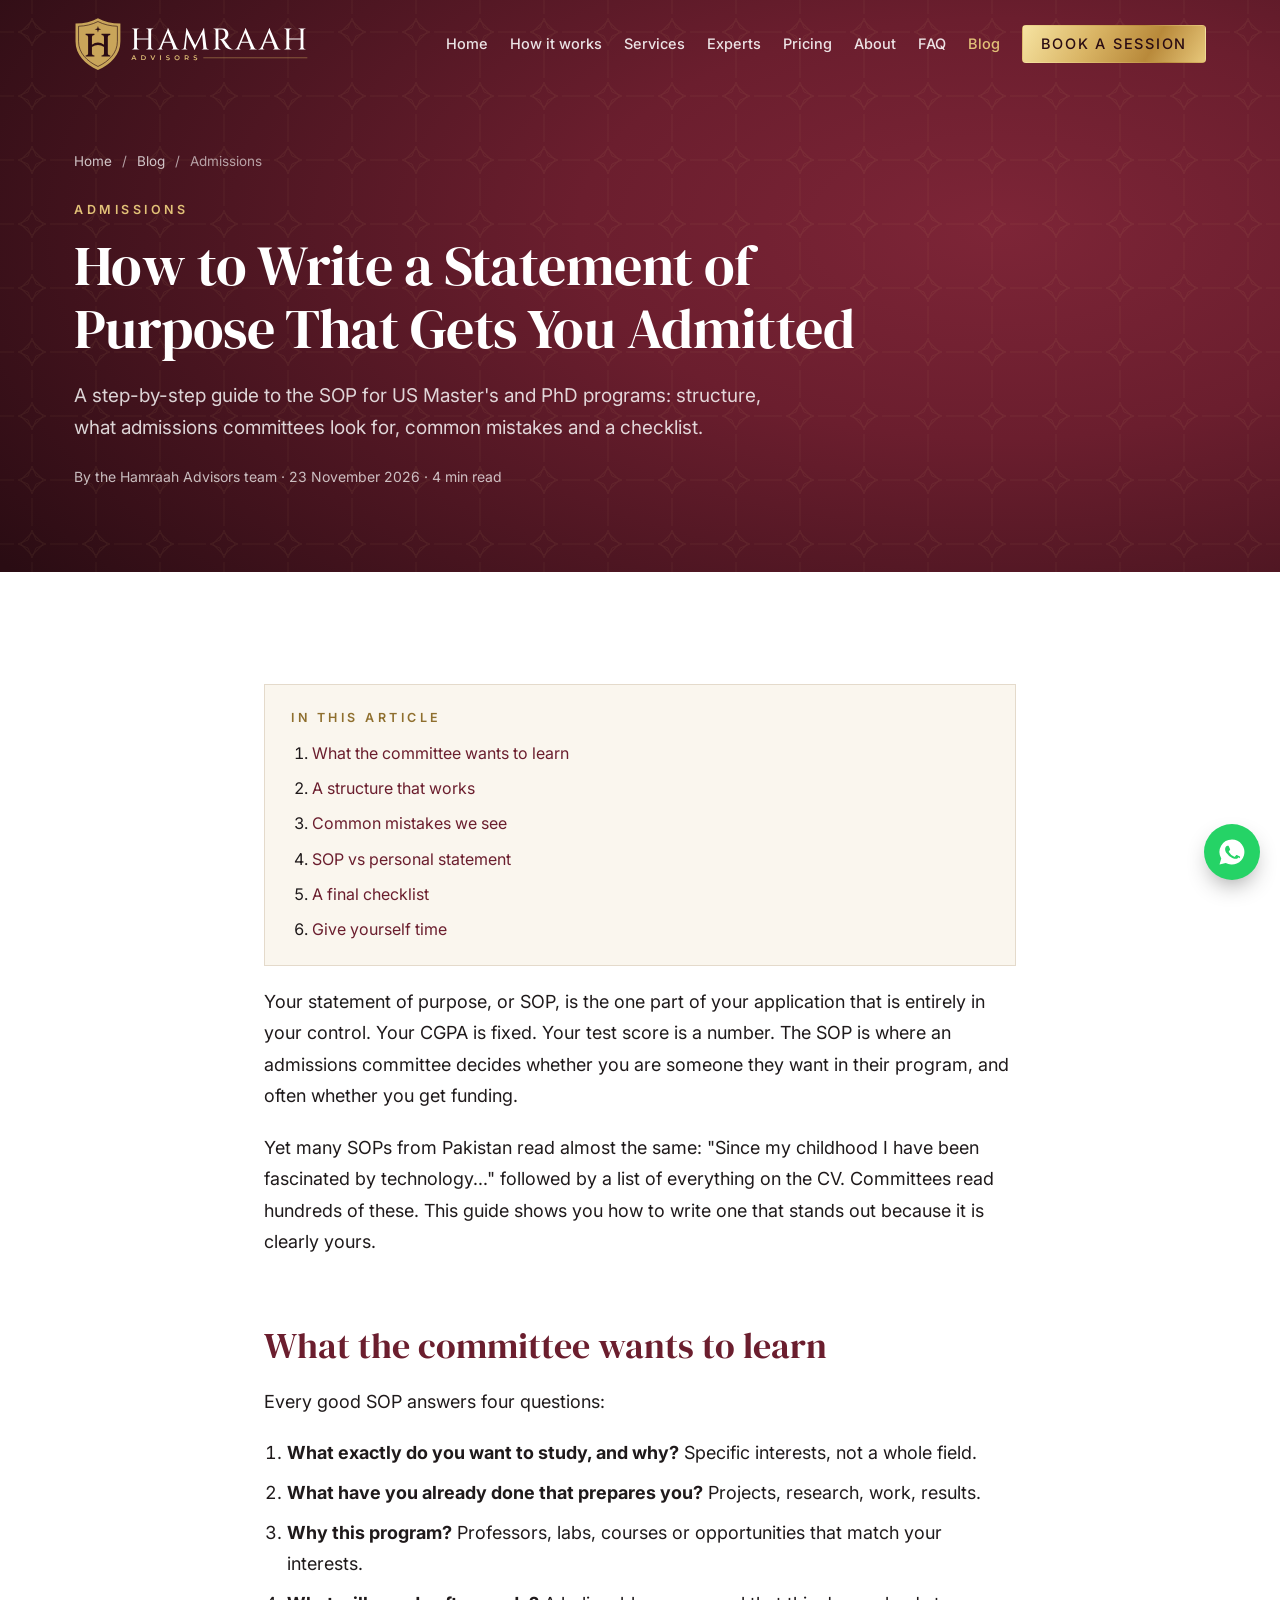
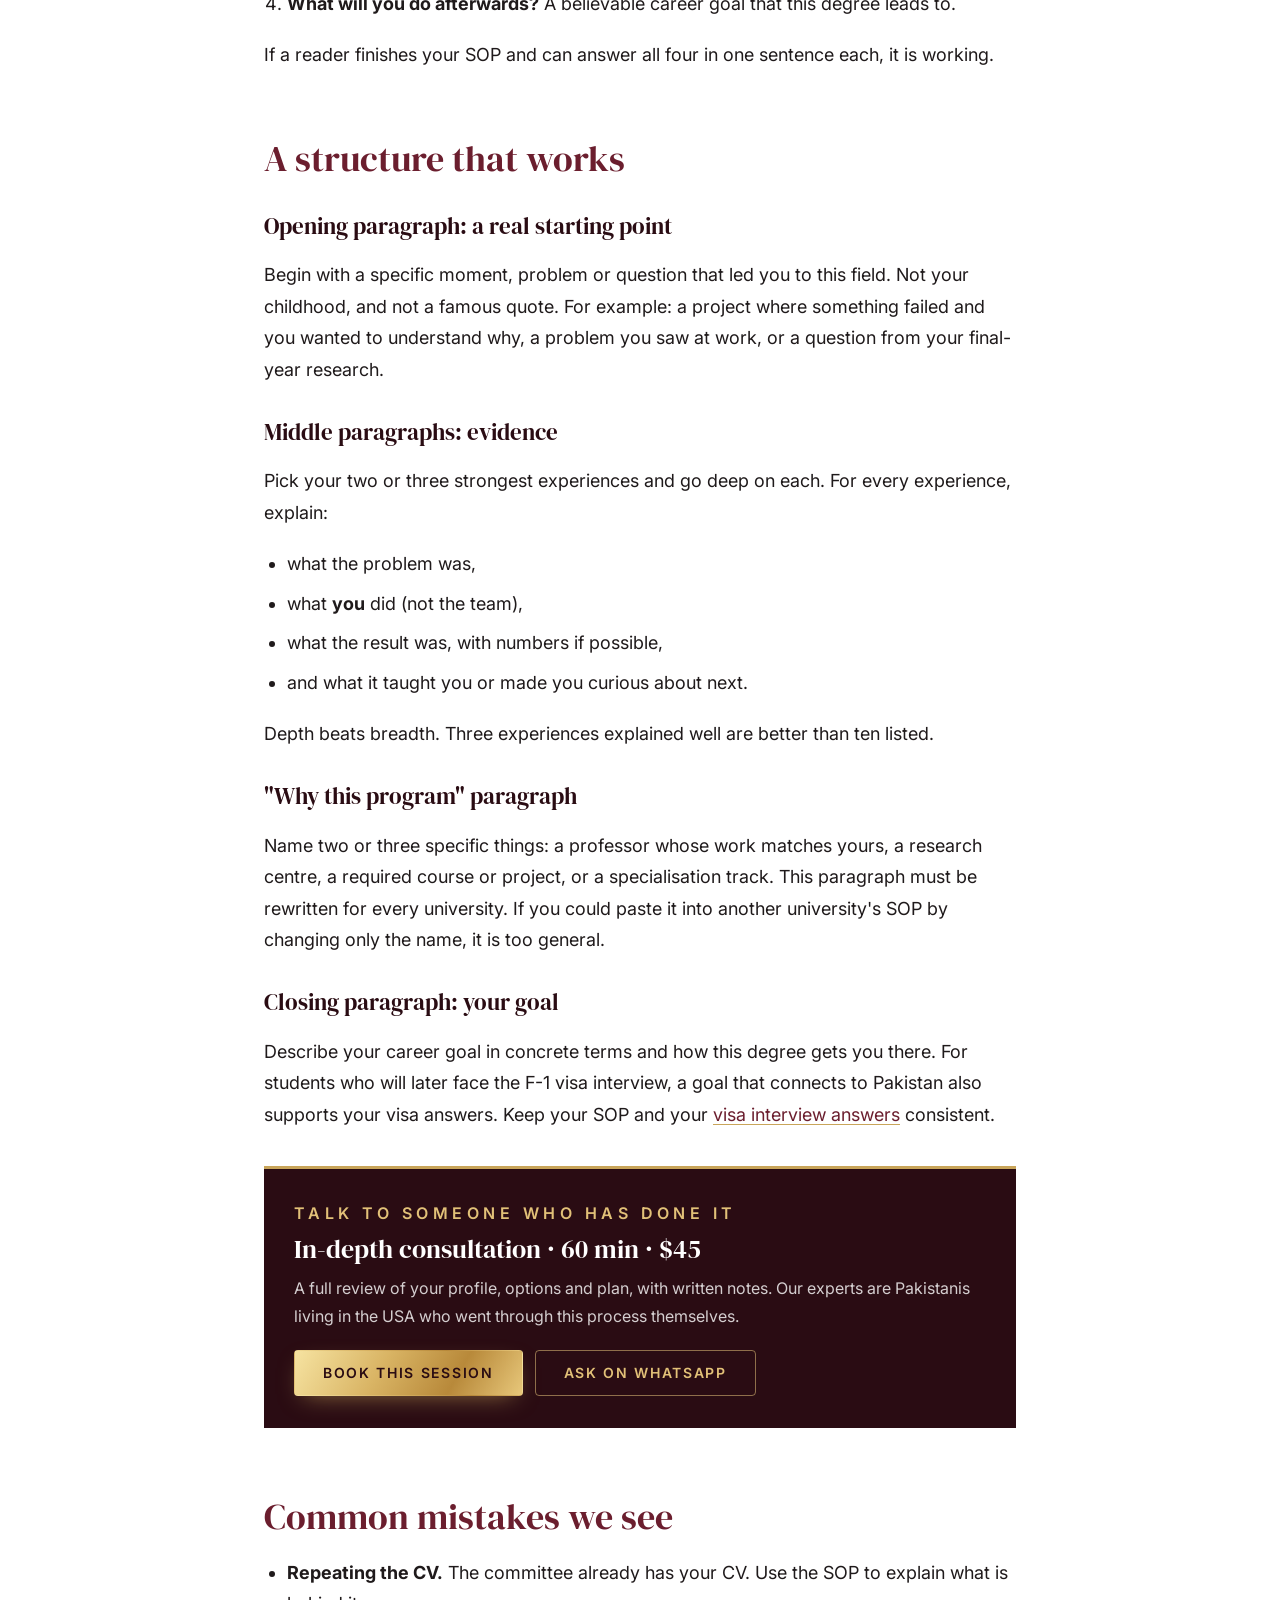
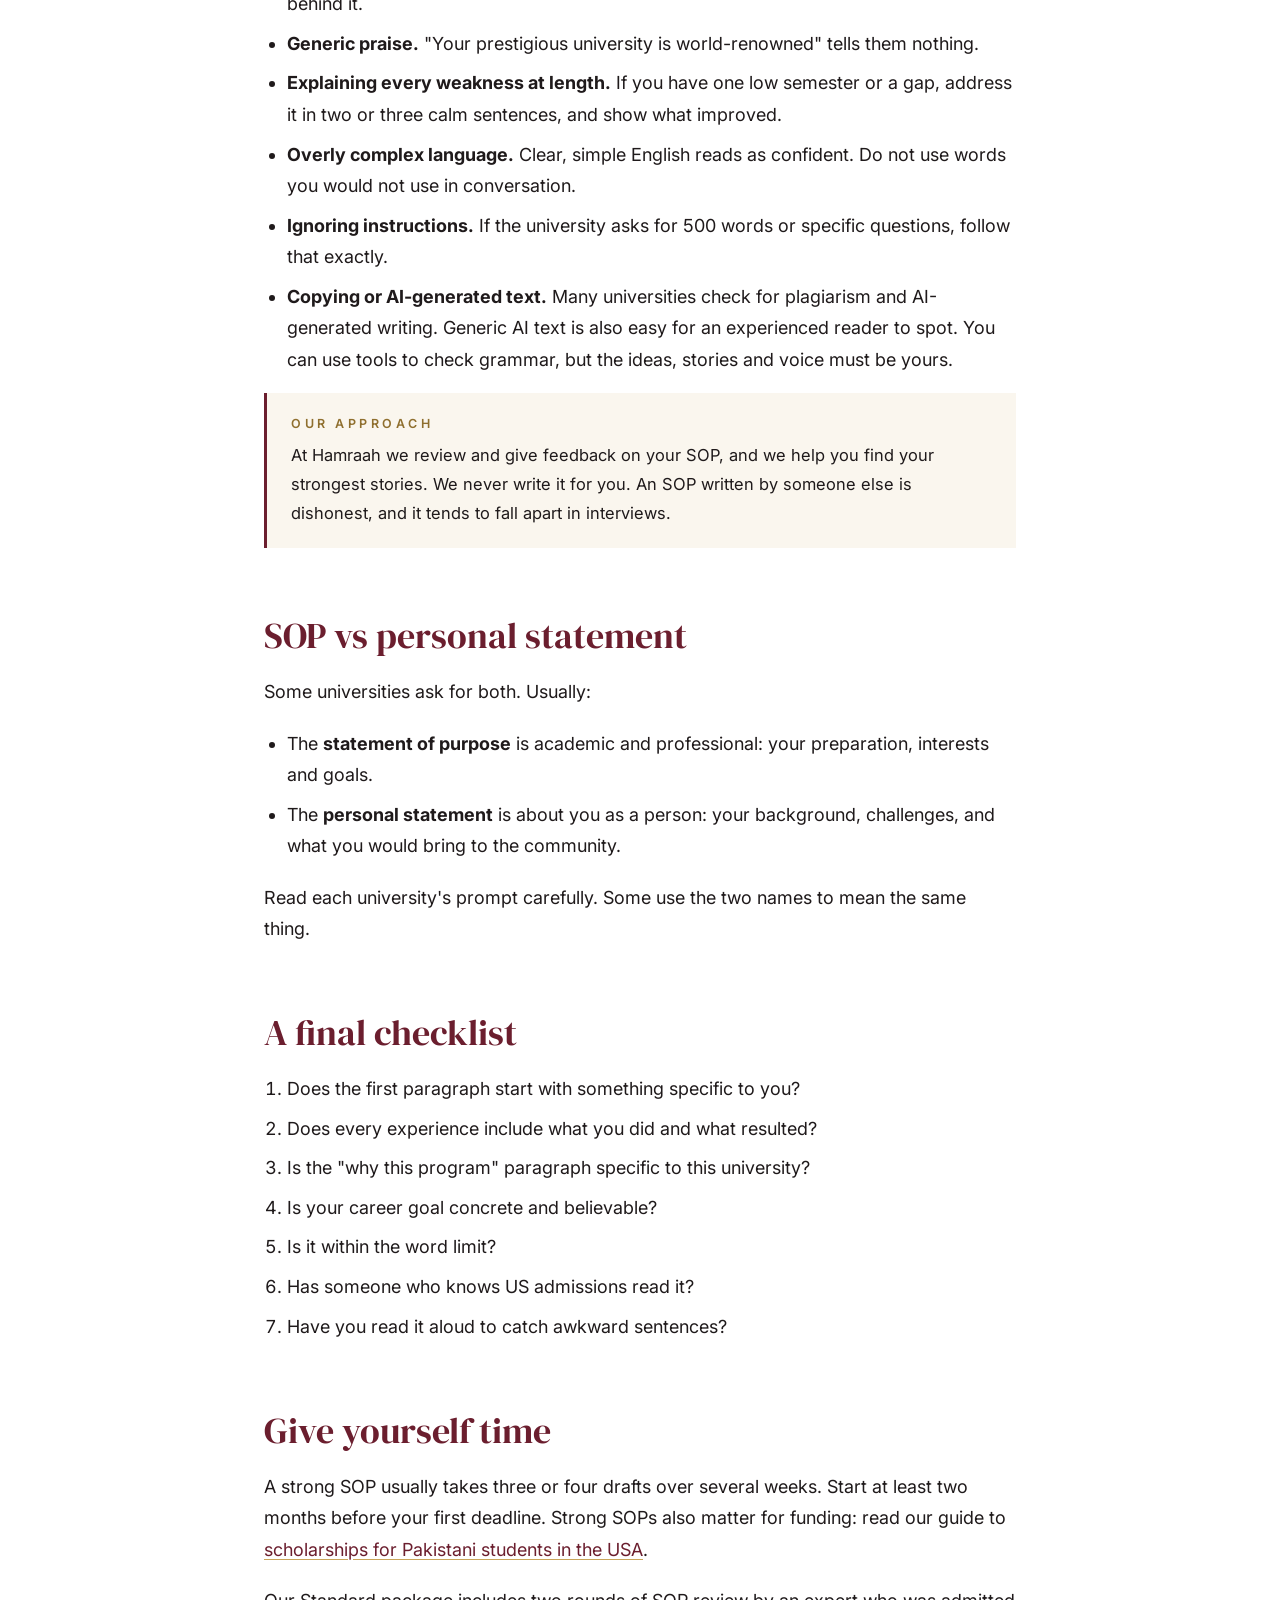
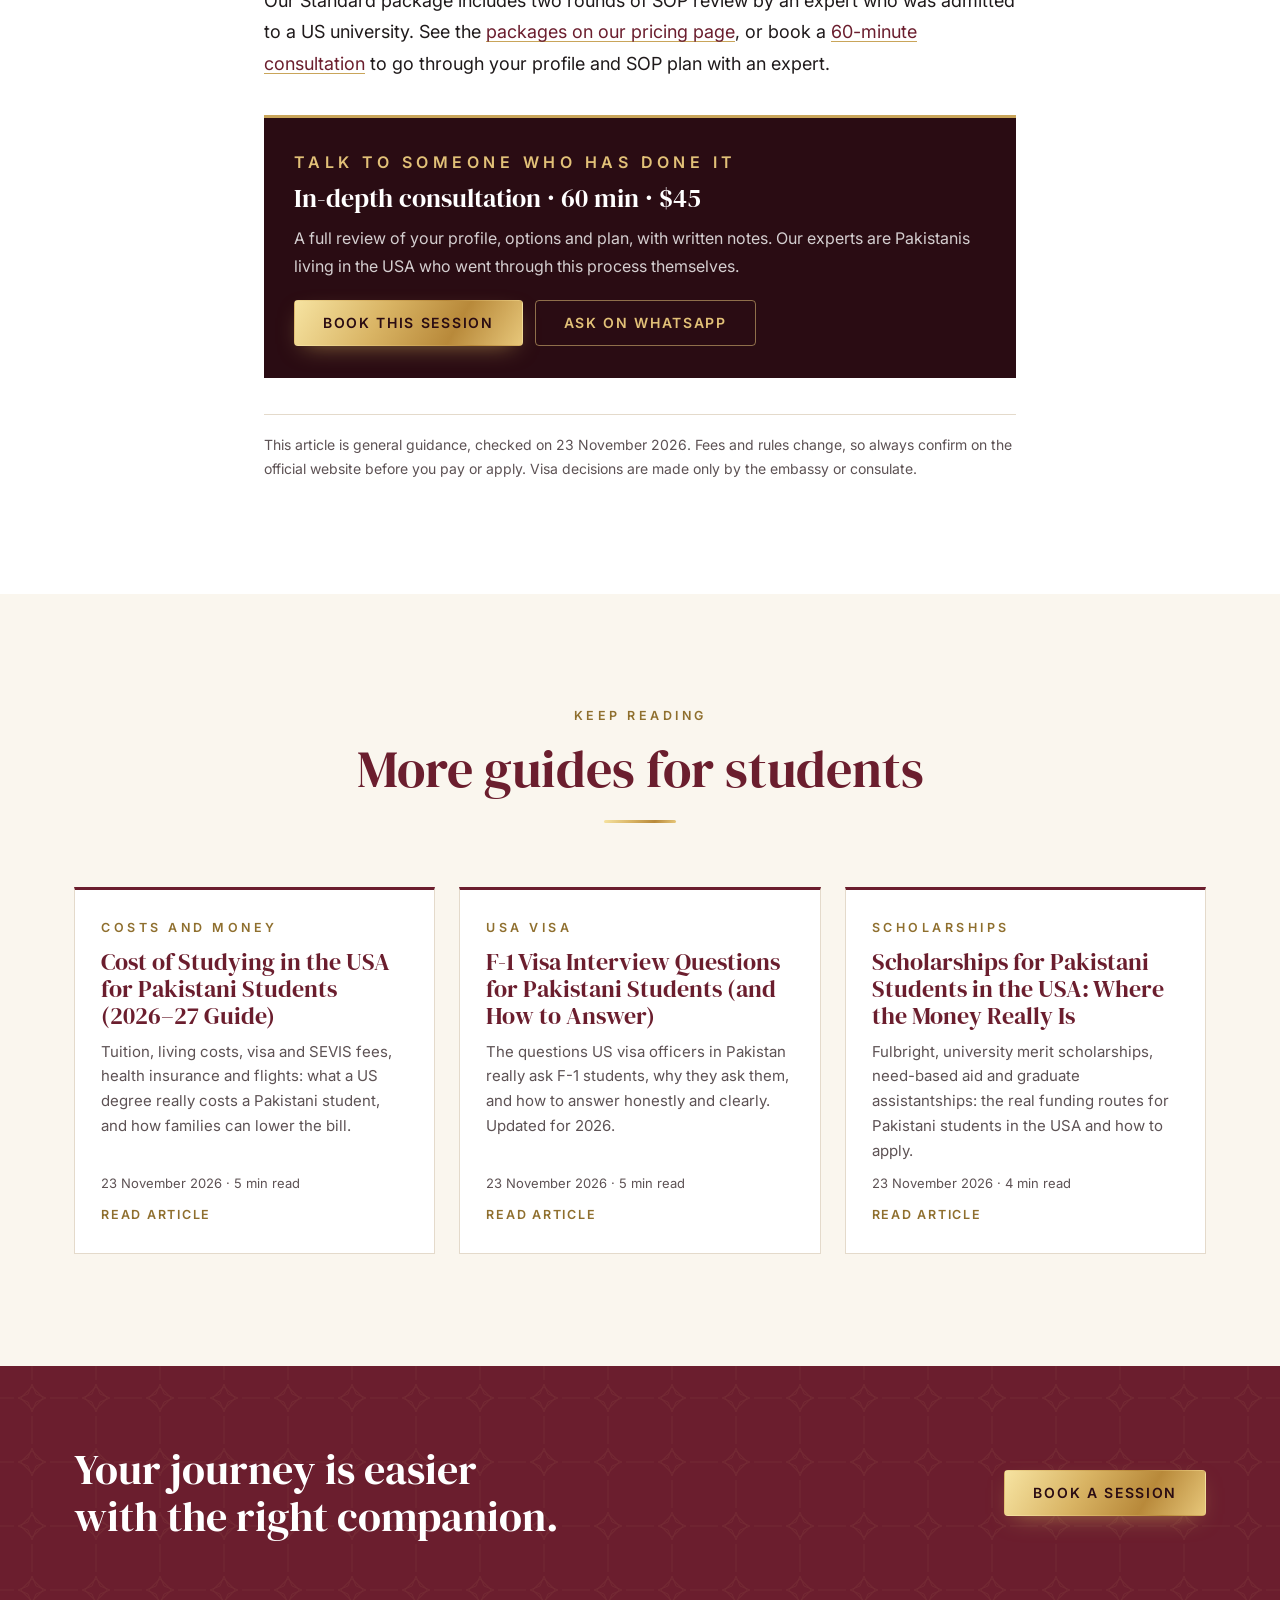
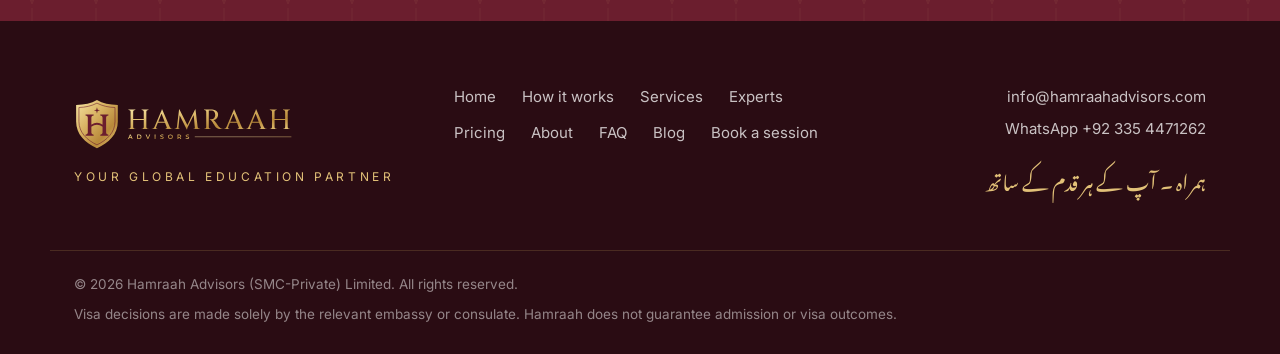
<file: blog/how-to-write-a-statement-of-purpose.html>
<!doctype html>
<html lang="en">
<head>
  <meta charset="utf-8">
  <meta name="viewport" content="width=device-width, initial-scale=1">
  <title>How to Write a Statement of Purpose That Gets You Admitted</title>
  <meta name="description" content="A step-by-step guide to the SOP for US Master&#x27;s and PhD programs: structure, what admissions committees look for, common mistakes and a checklist.">
  <link rel="canonical" href="https://www.hamraahadvisors.com/blog/how-to-write-a-statement-of-purpose">
  <meta name="robots" content="index, follow, max-image-preview:large">
  <meta name="theme-color" content="#6B1E2E">
  <link rel="icon" href="/assets/favicon.svg" type="image/svg+xml">
  <link rel="icon" href="/assets/favicon-32.png" sizes="32x32" type="image/png">
  <link rel="apple-touch-icon" href="/assets/apple-touch-icon.png">
  <meta property="og:type" content="article">
  <meta property="og:site_name" content="Hamraah Advisors">
  <meta property="og:locale" content="en_PK">
  <meta property="og:url" content="https://www.hamraahadvisors.com/blog/how-to-write-a-statement-of-purpose">
  <meta property="og:title" content="How to Write a Statement of Purpose That Gets You Admitted">
  <meta property="og:description" content="A step-by-step guide to the SOP for US Master&#x27;s and PhD programs: structure, what admissions committees look for, common mistakes and a checklist.">
  <meta property="og:image" content="https://www.hamraahadvisors.com/assets/og-image.jpg">
  <meta property="og:image:width" content="1200">
  <meta property="og:image:height" content="630">
  <meta property="og:image:alt" content="Hamraah Advisors crest and logo">
  <meta name="twitter:card" content="summary_large_image">
  <meta name="twitter:title" content="How to Write a Statement of Purpose That Gets You Admitted">
  <meta name="twitter:description" content="A step-by-step guide to the SOP for US Master&#x27;s and PhD programs: structure, what admissions committees look for, common mistakes and a checklist.">
  <meta name="twitter:image" content="https://www.hamraahadvisors.com/assets/og-image.jpg">
  <link rel="preconnect" href="https://fonts.googleapis.com">
  <link rel="preconnect" href="https://fonts.gstatic.com" crossorigin>
  <link href="https://fonts.googleapis.com/css2?family=DM+Serif+Display:ital@0;1&family=Inter:wght@400;500;600&family=Noto+Nastaliq+Urdu:wght@500&display=swap" rel="stylesheet">
  <link rel="stylesheet" href="/styles.css">
  <script type="application/ld+json">
{
 "@context": "https://schema.org",
 "@graph": [
  {
   "@type": "EducationalOrganization",
   "@id": "https://www.hamraahadvisors.com/#organization",
   "name": "Hamraah Advisors",
   "legalName": "Hamraah Advisors (SMC-Private) Limited",
   "url": "https://www.hamraahadvisors.com/",
   "logo": "https://www.hamraahadvisors.com/assets/logo/hamraah-crest-full-colour.png",
   "image": "https://www.hamraahadvisors.com/assets/og-image.jpg",
   "email": "info@hamraahadvisors.com",
   "slogan": "Learn from people already living your dream.",
   "description": "Expert-led study-abroad consultancy in Pakistan connecting students with Pakistani experts living in the USA for admissions, scholarships, financial documentation, F-1 visa preparation and post-arrival support.",
   "areaServed": {
    "@type": "Country",
    "name": "Pakistan"
   },
   "knowsAbout": [
    "Study in the USA",
    "F-1 student visa",
    "US university admissions",
    "Scholarships",
    "Study in Europe"
   ]
  },
  {
   "@type": "WebSite",
   "@id": "https://www.hamraahadvisors.com/#website",
   "url": "https://www.hamraahadvisors.com/",
   "name": "Hamraah Advisors",
   "publisher": {
    "@id": "https://www.hamraahadvisors.com/#organization"
   },
   "inLanguage": "en"
  },
  {
   "@type": "BlogPosting",
   "headline": "How to Write a Statement of Purpose That Gets You Admitted",
   "description": "A step-by-step guide to the SOP for US Master's and PhD programs: structure, what admissions committees look for, common mistakes and a checklist.",
   "datePublished": "2026-11-23",
   "dateModified": "2026-11-23",
   "inLanguage": "en",
   "mainEntityOfPage": "https://www.hamraahadvisors.com/blog/how-to-write-a-statement-of-purpose",
   "image": "https://www.hamraahadvisors.com/assets/og-image.jpg",
   "author": {
    "@id": "https://www.hamraahadvisors.com/#organization"
   },
   "publisher": {
    "@id": "https://www.hamraahadvisors.com/#organization"
   }
  },
  {
   "@type": "BreadcrumbList",
   "itemListElement": [
    {
     "@type": "ListItem",
     "position": 1,
     "name": "Home",
     "item": "https://www.hamraahadvisors.com/"
    },
    {
     "@type": "ListItem",
     "position": 2,
     "name": "Blog",
     "item": "https://www.hamraahadvisors.com/blog"
    },
    {
     "@type": "ListItem",
     "position": 3,
     "name": "How to Write a Statement of Purpose That Gets You Admitted",
     "item": "https://www.hamraahadvisors.com/blog/how-to-write-a-statement-of-purpose"
    }
   ]
  }
 ]
}
  </script>
</head>
<body>
  <a class="skip" href="#main">Skip to content</a>
  <header class="site-header" id="top">
    <div class="wrap header-inner">
      <a class="brand" href="/" aria-label="Hamraah Advisors home">
        <img class="brand-light" src="/assets/logo/hamraah-horizontal-full-colour.svg" alt="Hamraah Advisors" width="729" height="230">
        <img class="brand-dark" src="/assets/logo/hamraah-horizontal-reversed.svg" alt="" width="729" height="230" aria-hidden="true">
      </a>
      <button class="nav-toggle" aria-expanded="false" aria-controls="nav" aria-label="Open menu"><span></span><span></span><span></span></button>
      <nav class="nav" id="nav" aria-label="Main"><a href="/">Home</a><a href="/how-it-works">How it works</a><a href="/services">Services</a><a href="/experts">Experts</a><a href="/pricing">Pricing</a><a href="/about">About</a><a href="/faq">FAQ</a><a href="/blog" aria-current="page">Blog</a><a class="btn btn-small" href="/book">Book a session</a></nav>
    </div>
  </header>
  <main id="main">
<section class="hero page-hero article-hero"><div class="pattern" aria-hidden="true"></div>
<div class="wrap"><nav class="crumbs" aria-label="Breadcrumb"><a href="/">Home</a><span aria-hidden="true">/</span><a href="/blog">Blog</a><span aria-hidden="true">/</span><span aria-current="page">Admissions</span></nav>
<p class="eyebrow">Admissions</p><h1>How to Write a Statement of Purpose That Gets You Admitted</h1><p class="lede">A step-by-step guide to the SOP for US Master&#x27;s and PhD programs: structure, what admissions committees look for, common mistakes and a checklist.</p>
<p class="article-meta">By the Hamraah Advisors team · 23 November 2026 · 4 min read</p></div></section>
<section class="section"><div class="wrap article-wrap"><article class="prose"><nav class="toc" aria-label="In this article"><p class="kicker">In this article</p><ol><li><a href="#what-the-committee-wants-to-learn">What the committee wants to learn</a></li><li><a href="#a-structure-that-works">A structure that works</a></li><li><a href="#common-mistakes-we-see">Common mistakes we see</a></li><li><a href="#sop-vs-personal-statement">SOP vs personal statement</a></li><li><a href="#a-final-checklist">A final checklist</a></li><li><a href="#give-yourself-time">Give yourself time</a></li></ol></nav><p>Your statement of purpose, or SOP, is the one part of your application that is entirely in your control. Your CGPA is fixed. Your test score is a number. The SOP is where an admissions committee decides whether you are someone they want in their program, and often whether you get funding.</p>
<p>Yet many SOPs from Pakistan read almost the same: "Since my childhood I have been fascinated by technology..." followed by a list of everything on the CV. Committees read hundreds of these. This guide shows you how to write one that stands out because it is clearly yours.</p>
<h2 id="what-the-committee-wants-to-learn">What the committee wants to learn</h2>
<p>Every good SOP answers four questions:</p>
<ol><li><strong>What exactly do you want to study, and why?</strong> Specific interests, not a whole field.</li><li><strong>What have you already done that prepares you?</strong> Projects, research, work, results.</li><li><strong>Why this program?</strong> Professors, labs, courses or opportunities that match your interests.</li><li><strong>What will you do afterwards?</strong> A believable career goal that this degree leads to.</li></ol>
<p>If a reader finishes your SOP and can answer all four in one sentence each, it is working.</p>
<h2 id="a-structure-that-works">A structure that works</h2>
<h3>Opening paragraph: a real starting point</h3>
<p>Begin with a specific moment, problem or question that led you to this field. Not your childhood, and not a famous quote. For example: a project where something failed and you wanted to understand why, a problem you saw at work, or a question from your final-year research.</p>
<h3>Middle paragraphs: evidence</h3>
<p>Pick your two or three strongest experiences and go deep on each. For every experience, explain:</p>
<ul><li>what the problem was,</li><li>what <strong>you</strong> did (not the team),</li><li>what the result was, with numbers if possible,</li><li>and what it taught you or made you curious about next.</li></ul>
<p>Depth beats breadth. Three experiences explained well are better than ten listed.</p>
<h3>"Why this program" paragraph</h3>
<p>Name two or three specific things: a professor whose work matches yours, a research centre, a required course or project, or a specialisation track. This paragraph must be rewritten for every university. If you could paste it into another university's SOP by changing only the name, it is too general.</p>
<h3>Closing paragraph: your goal</h3>
<p>Describe your career goal in concrete terms and how this degree gets you there. For students who will later face the F-1 visa interview, a goal that connects to Pakistan also supports your visa answers. Keep your SOP and your <a href="/blog/f1-visa-interview-questions">visa interview answers</a> consistent.</p>
<aside class="article-cta"><p class="kicker">Talk to someone who has done it</p><h3>In-depth consultation · 60 min · $45</h3><p>A full review of your profile, options and plan, with written notes. Our experts are Pakistanis living in the USA who went through this process themselves.</p><div class="cta-row"><a class="btn btn-gold" href="/book?session=60-minute+consultation">Book this session</a><a class="btn btn-outline" href="https://wa.me/923354471262" target="_blank" rel="noopener">Ask on WhatsApp</a></div></aside>
<h2 id="common-mistakes-we-see">Common mistakes we see</h2>
<ul><li><strong>Repeating the CV.</strong> The committee already has your CV. Use the SOP to explain what is behind it.</li><li><strong>Generic praise.</strong> "Your prestigious university is world-renowned" tells them nothing.</li><li><strong>Explaining every weakness at length.</strong> If you have one low semester or a gap, address it in two or three calm sentences, and show what improved.</li><li><strong>Overly complex language.</strong> Clear, simple English reads as confident. Do not use words you would not use in conversation.</li><li><strong>Ignoring instructions.</strong> If the university asks for 500 words or specific questions, follow that exactly.</li><li><strong>Copying or AI-generated text.</strong> Many universities check for plagiarism and AI-generated writing. Generic AI text is also easy for an experienced reader to spot. You can use tools to check grammar, but the ideas, stories and voice must be yours.</li></ul>
<aside class="callout"><p class="kicker">Our approach</p><p>At Hamraah we review and give feedback on your SOP, and we help you find your strongest stories. We never write it for you. An SOP written by someone else is dishonest, and it tends to fall apart in interviews.</p></aside>
<h2 id="sop-vs-personal-statement">SOP vs personal statement</h2>
<p>Some universities ask for both. Usually:</p>
<ul><li>The <strong>statement of purpose</strong> is academic and professional: your preparation, interests and goals.</li><li>The <strong>personal statement</strong> is about you as a person: your background, challenges, and what you would bring to the community.</li></ul>
<p>Read each university's prompt carefully. Some use the two names to mean the same thing.</p>
<h2 id="a-final-checklist">A final checklist</h2>
<ol><li>Does the first paragraph start with something specific to you?</li><li>Does every experience include what you did and what resulted?</li><li>Is the "why this program" paragraph specific to this university?</li><li>Is your career goal concrete and believable?</li><li>Is it within the word limit?</li><li>Has someone who knows US admissions read it?</li><li>Have you read it aloud to catch awkward sentences?</li></ol>
<h2 id="give-yourself-time">Give yourself time</h2>
<p>A strong SOP usually takes three or four drafts over several weeks. Start at least two months before your first deadline. Strong SOPs also matter for funding: read our guide to <a href="/blog/scholarships-for-pakistani-students-in-usa">scholarships for Pakistani students in the USA</a>.</p>
<p>Our Standard package includes two rounds of SOP review by an expert who was admitted to a US university. See the <a href="/pricing">packages on our pricing page</a>, or book a <a href="/book?session=60-minute+consultation">60-minute consultation</a> to go through your profile and SOP plan with an expert.</p><aside class="article-cta"><p class="kicker">Talk to someone who has done it</p><h3>In-depth consultation · 60 min · $45</h3><p>A full review of your profile, options and plan, with written notes. Our experts are Pakistanis living in the USA who went through this process themselves.</p><div class="cta-row"><a class="btn btn-gold" href="/book?session=60-minute+consultation">Book this session</a><a class="btn btn-outline" href="https://wa.me/923354471262" target="_blank" rel="noopener">Ask on WhatsApp</a></div></aside><p class="disclaimer">This article is general guidance, checked on 23 November 2026. Fees and rules change, so always confirm on the official website before you pay or apply. Visa decisions are made only by the embassy or consulate.</p></article></div></section>
<section class="section tint"><div class="wrap"><div class="section-head"><p class="eyebrow">Keep reading</p><h2>More guides for students</h2><span class="rule"></span></div><div class="post-grid"><a class="post-card" href="/blog/cost-of-studying-in-usa-for-pakistani-students"><span class="kicker">Costs and money</span><h3>Cost of Studying in the USA for Pakistani Students (2026–27 Guide)</h3><p>Tuition, living costs, visa and SEVIS fees, health insurance and flights: what a US degree really costs a Pakistani student, and how families can lower the bill.</p><span class="meta">23 November 2026 · 5 min read</span><span class="go">Read article</span></a><a class="post-card" href="/blog/f1-visa-interview-questions"><span class="kicker">USA visa</span><h3>F-1 Visa Interview Questions for Pakistani Students (and How to Answer)</h3><p>The questions US visa officers in Pakistan really ask F-1 students, why they ask them, and how to answer honestly and clearly. Updated for 2026.</p><span class="meta">23 November 2026 · 5 min read</span><span class="go">Read article</span></a><a class="post-card" href="/blog/scholarships-for-pakistani-students-in-usa"><span class="kicker">Scholarships</span><h3>Scholarships for Pakistani Students in the USA: Where the Money Really Is</h3><p>Fulbright, university merit scholarships, need-based aid and graduate assistantships: the real funding routes for Pakistani students in the USA and how to apply.</p><span class="meta">23 November 2026 · 4 min read</span><span class="go">Read article</span></a></div></div></section>
<section class="band"><div class="pattern" aria-hidden="true"></div>
<div class="wrap band-inner"><h2>Your journey is easier with the right companion.</h2><a class="btn btn-gold" href="/book">Book a session</a></div></section>
  </main>
  <footer class="site-footer">
    <div class="wrap footer-inner">
      <div class="footer-brand">
        <img src="/assets/logo/hamraah-horizontal-gold-foil.svg" alt="Hamraah Advisors" width="729" height="230">
        <p>Your global education partner</p>
      </div>
      <nav class="footer-nav" aria-label="Footer"><a href="/">Home</a><a href="/how-it-works">How it works</a><a href="/services">Services</a><a href="/experts">Experts</a><a href="/pricing">Pricing</a><a href="/about">About</a><a href="/faq">FAQ</a><a href="/blog" aria-current="page">Blog</a><a href="/book">Book a session</a></nav>
      <div class="footer-contact">
        <a href="mailto:info@hamraahadvisors.com">info@hamraahadvisors.com</a>
        <a href="https://wa.me/923354471262" target="_blank" rel="noopener">WhatsApp +92 335 4471262</a>
        <p class="urdu" lang="ur" dir="rtl">ہمراہ ۔ آپ کے ہر قدم کے ساتھ</p>
      </div>
    </div>
    <div class="wrap legal">
      <p>© 2026 Hamraah Advisors (SMC-Private) Limited. All rights reserved.</p>
      <p>Visa decisions are made solely by the relevant embassy or consulate. Hamraah does not guarantee admission or visa outcomes.</p>
    </div>
  </footer>
  <a class="wa-float" href="https://wa.me/923354471262" target="_blank" rel="noopener" aria-label="Chat with Hamraah on WhatsApp"><svg viewBox="0 0 24 24" aria-hidden="true"><path d="M12 2a10 10 0 0 0-8.6 15.1L2 22l5-1.3A10 10 0 1 0 12 2zm5.3 14.1c-.2.6-1.3 1.2-1.8 1.3-.5 0-1 .2-3.3-.7a11.6 11.6 0 0 1-4.6-4c-.4-.5-1.1-1.6-1.1-3s.7-2 1-2.3a1 1 0 0 1 .8-.4h.6c.2 0 .4 0 .6.5l.9 2.1c.1.2.1.4 0 .6l-.4.6-.4.5c-.1.1-.3.3-.1.6a8.7 8.7 0 0 0 4.3 3.8c.3.1.5.1.6-.1l.9-1.1c.2-.3.4-.2.6-.1l2 1c.3.1.5.2.5.3a2.4 2.4 0 0 1-.1 1.3z"/></svg></a>
  <script src="/main.js" defer></script>
</body>
</html>
</file>
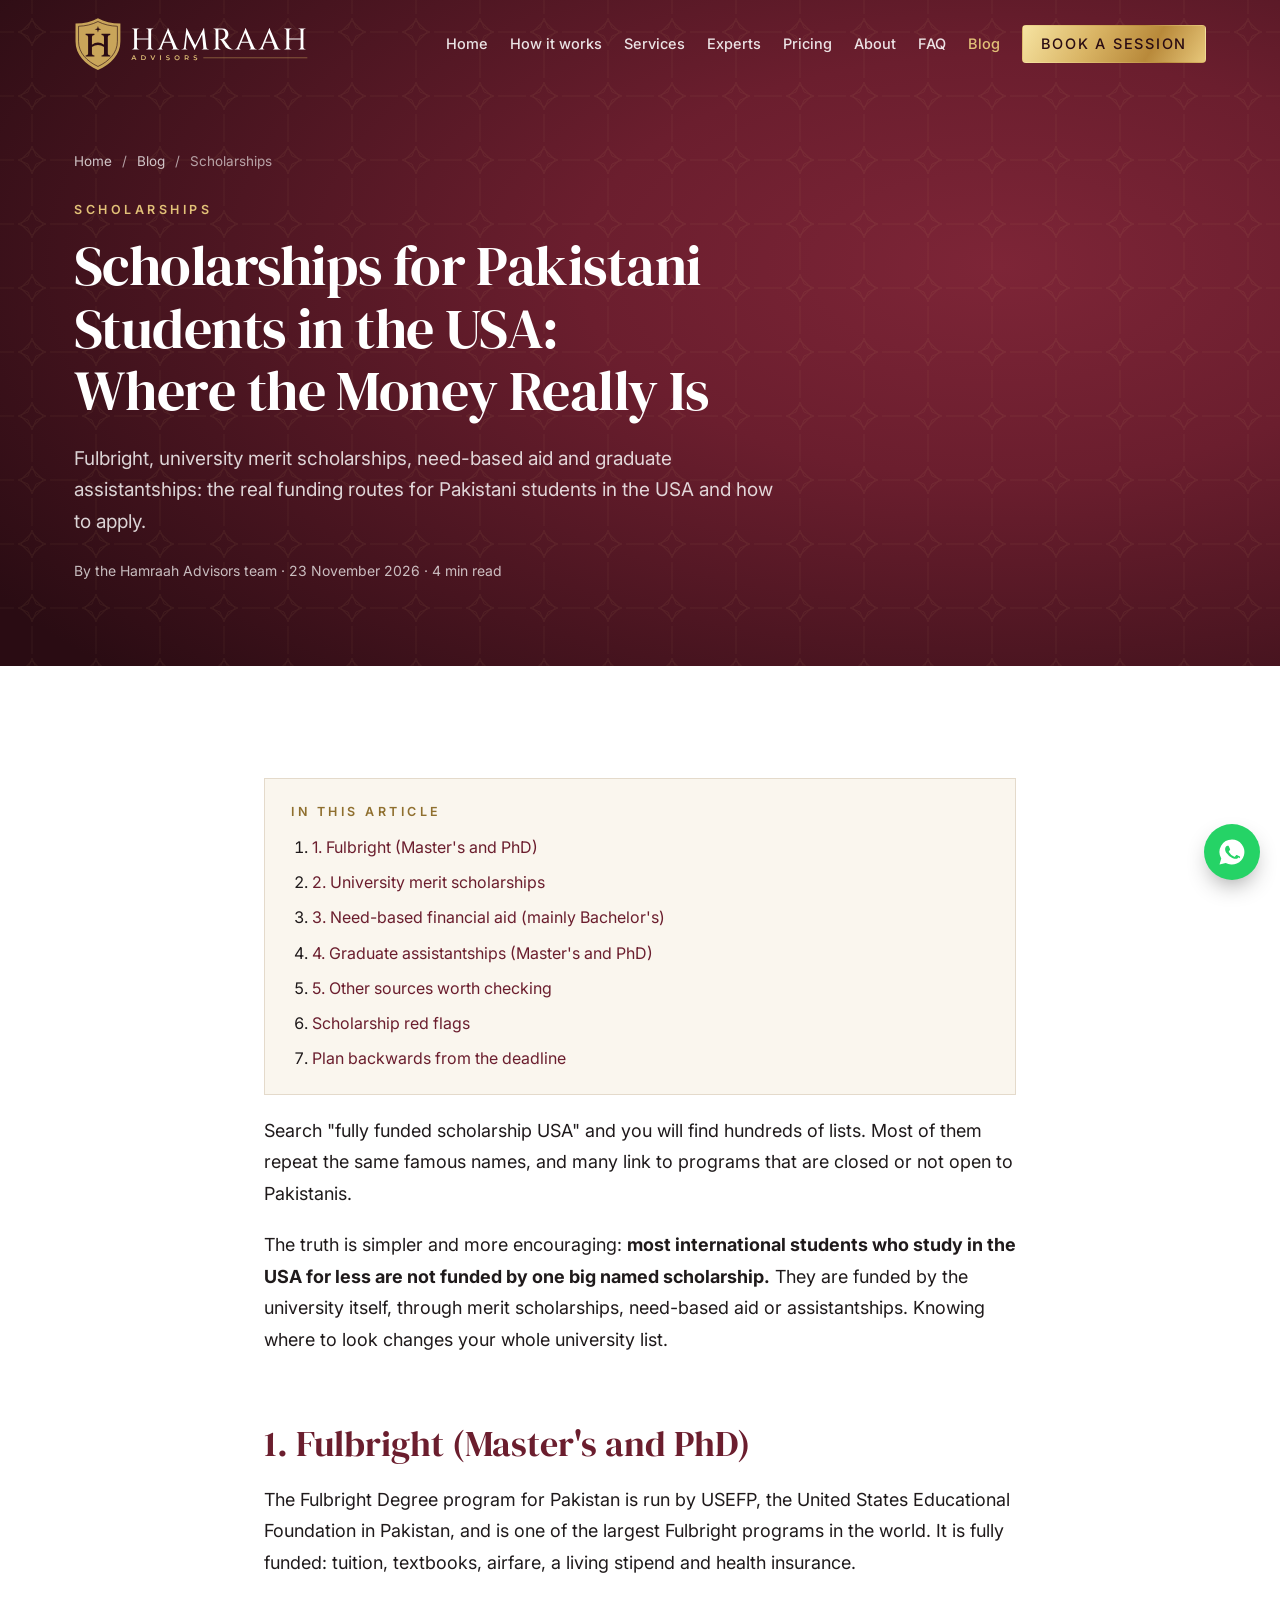
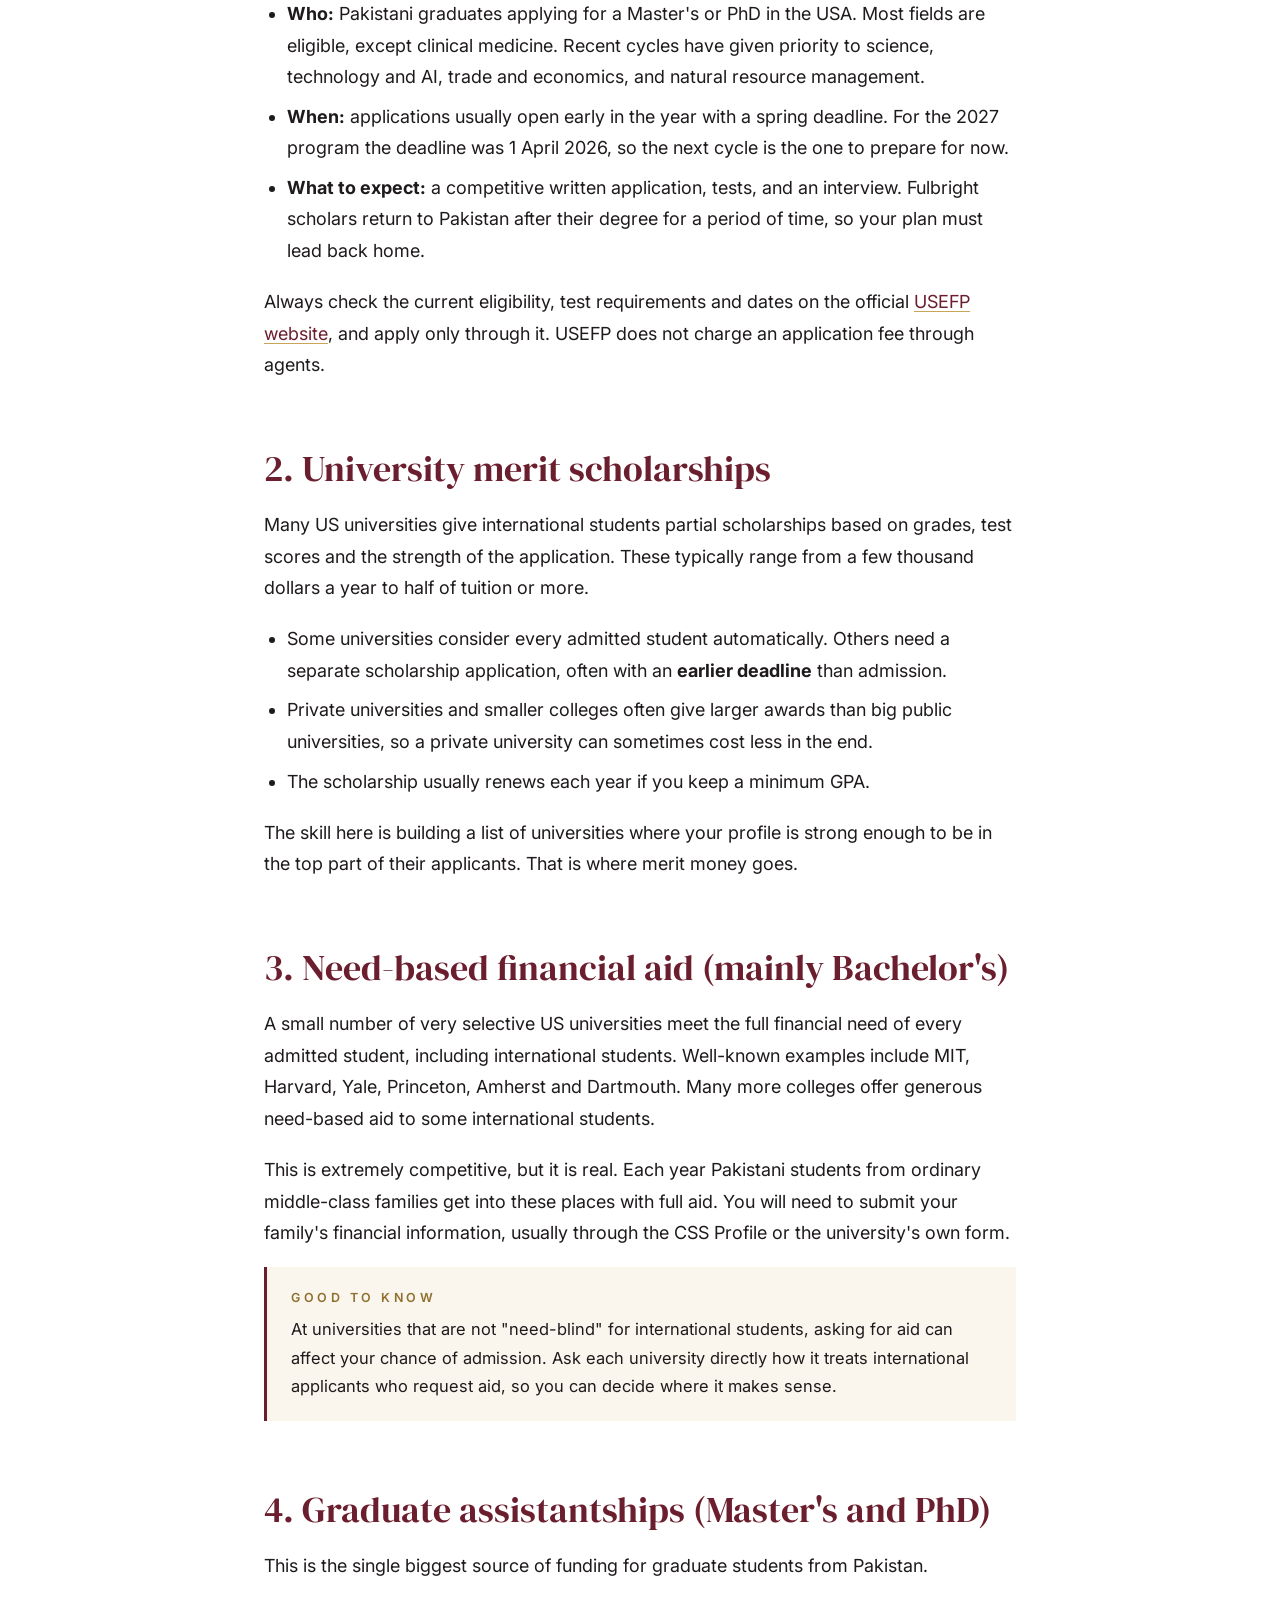
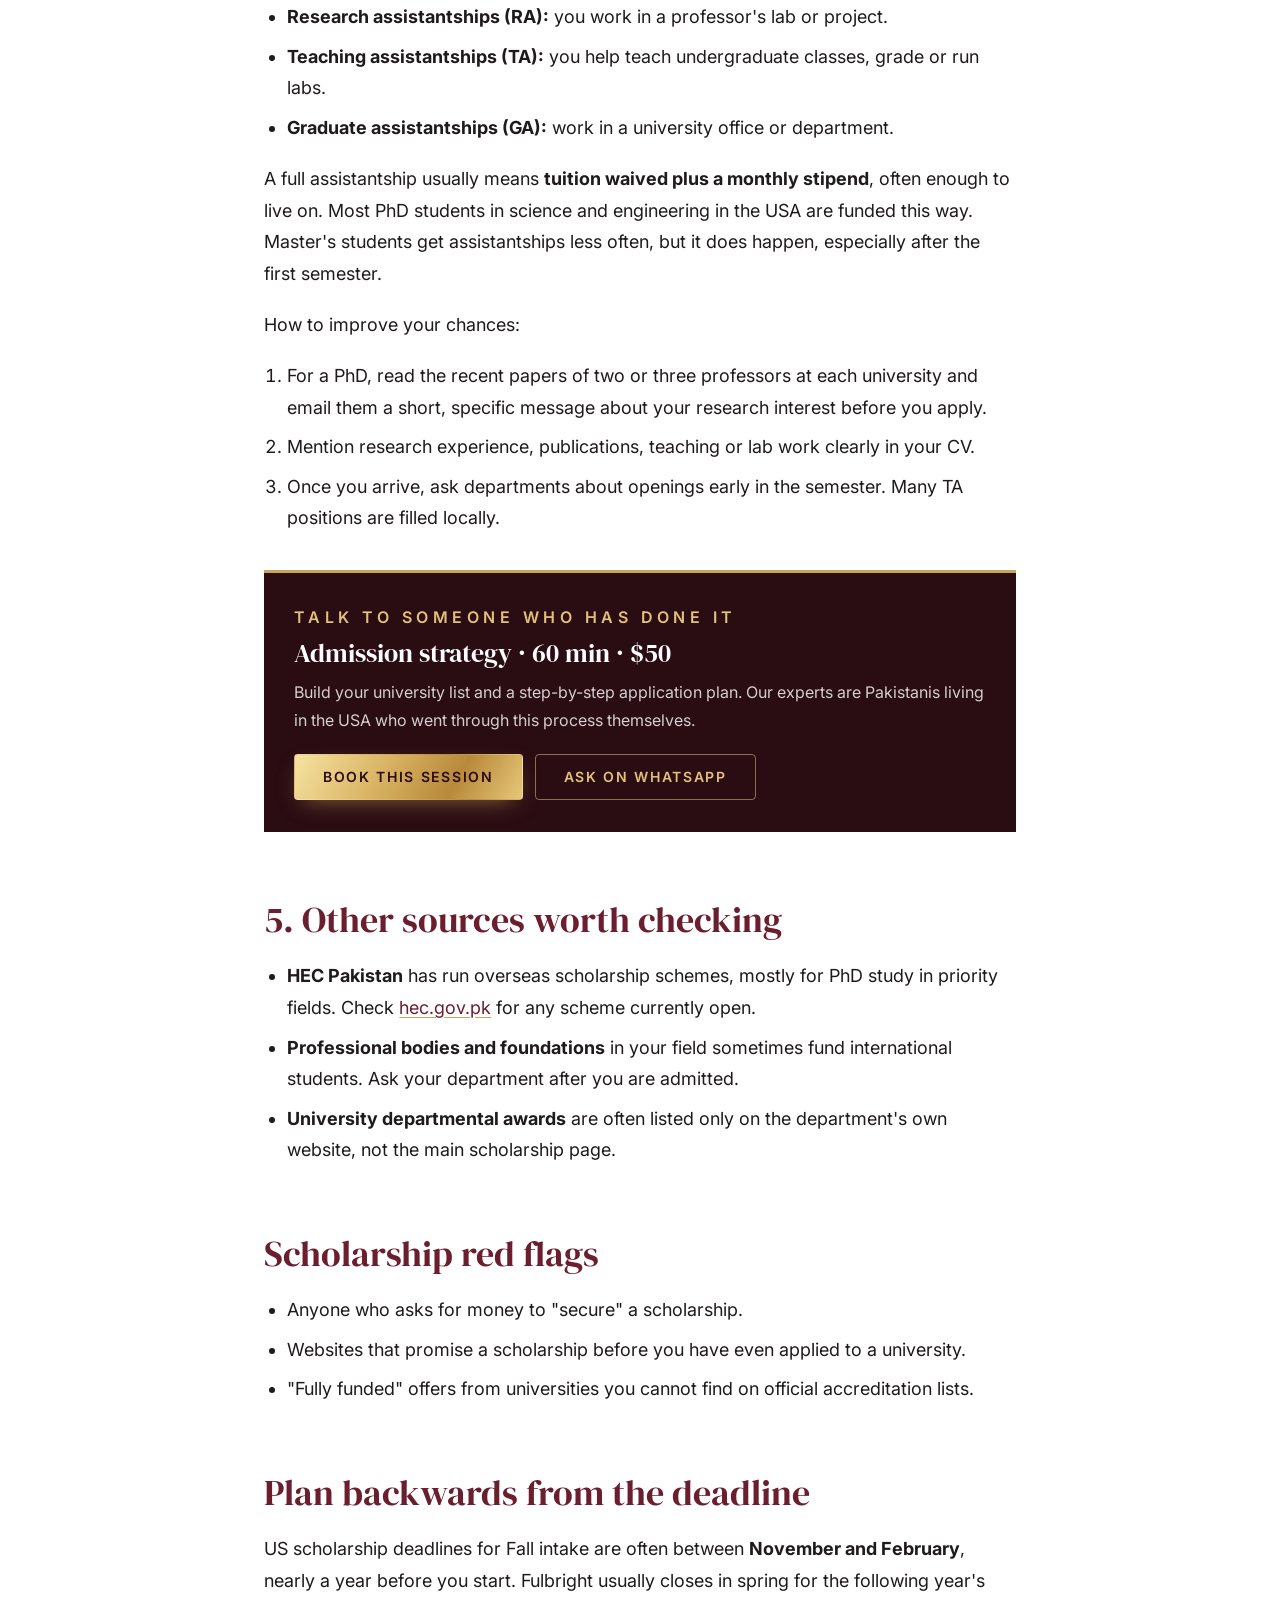
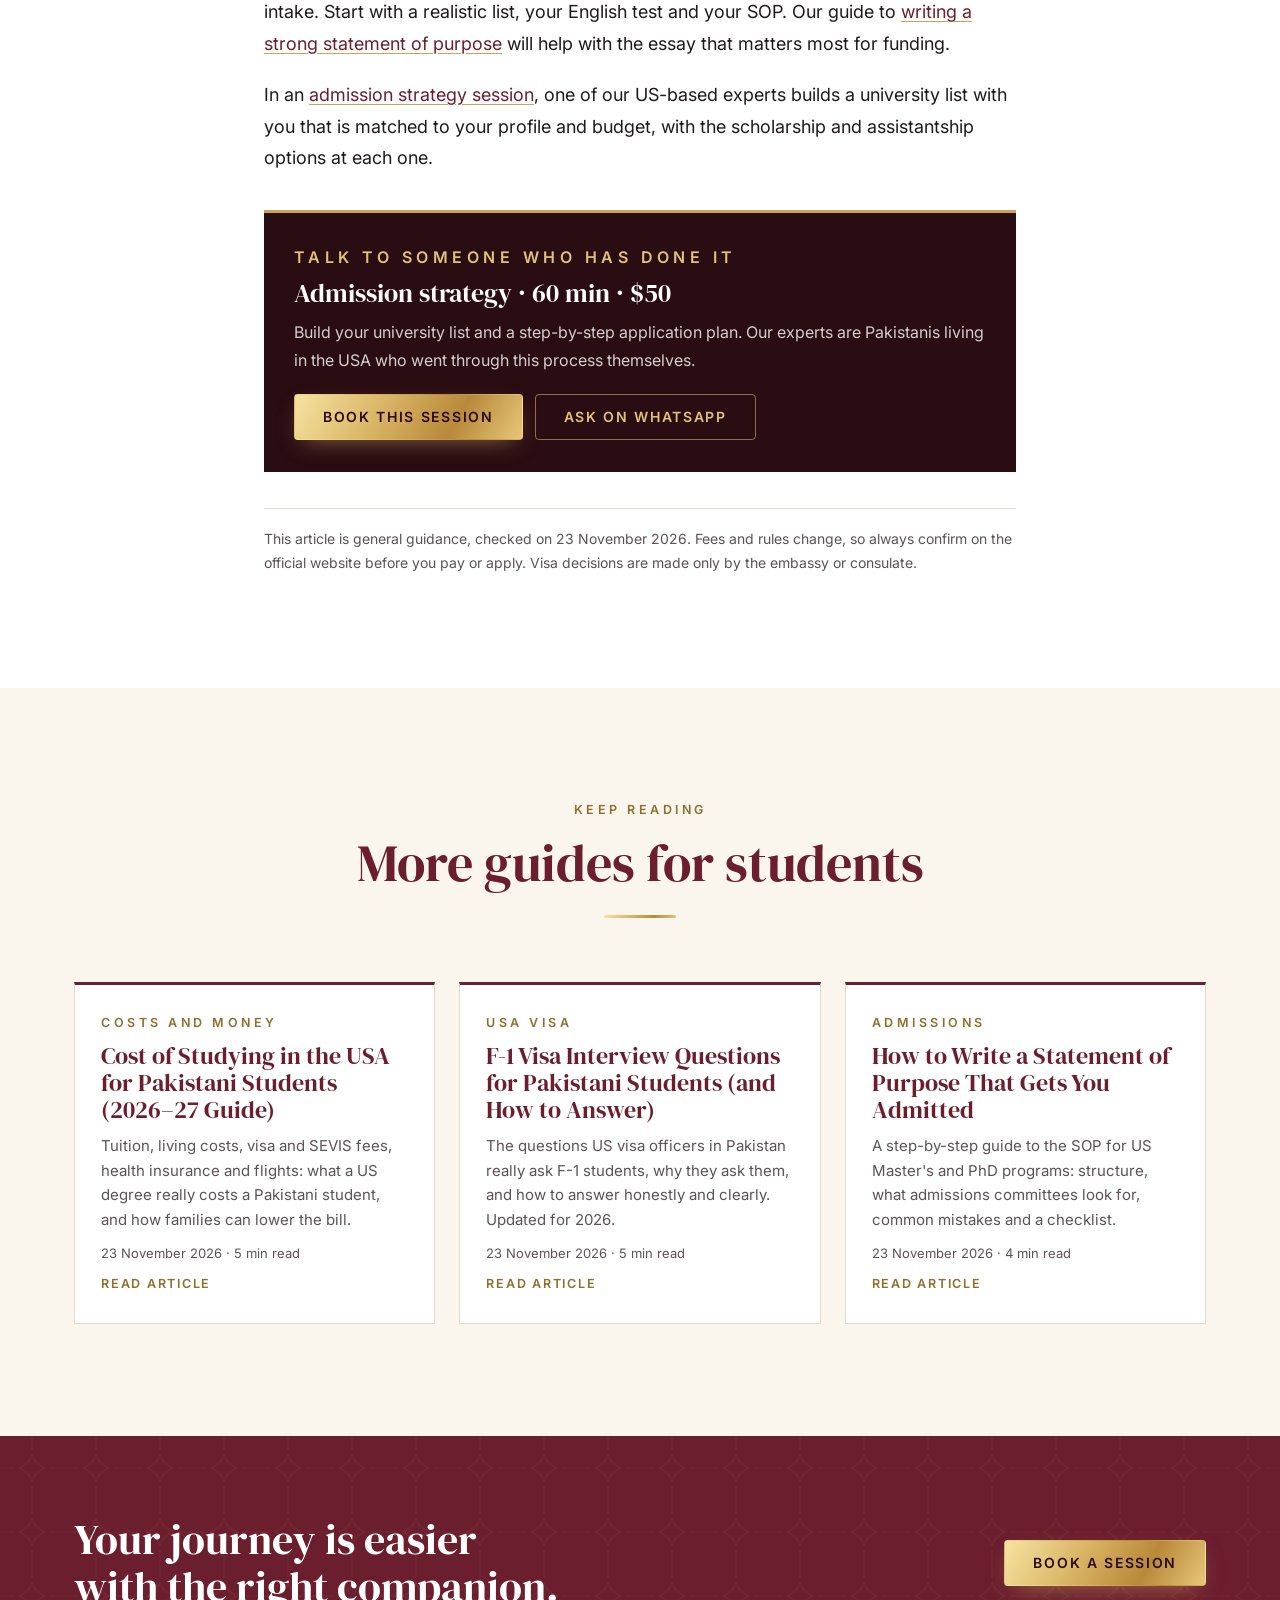
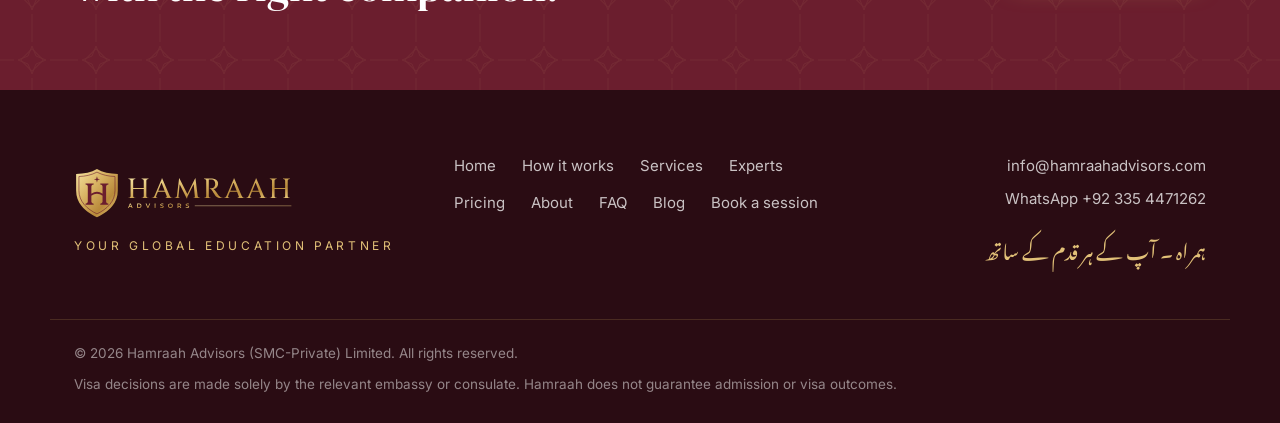
<file: blog/scholarships-for-pakistani-students-in-usa.html>
<!doctype html>
<html lang="en">
<head>
  <meta charset="utf-8">
  <meta name="viewport" content="width=device-width, initial-scale=1">
  <title>Scholarships for Pakistani Students in the USA: Where the Money Really Is</title>
  <meta name="description" content="Fulbright, university merit scholarships, need-based aid and graduate assistantships: the real funding routes for Pakistani students in the USA and how to apply.">
  <link rel="canonical" href="https://www.hamraahadvisors.com/blog/scholarships-for-pakistani-students-in-usa">
  <meta name="robots" content="index, follow, max-image-preview:large">
  <meta name="theme-color" content="#6B1E2E">
  <link rel="icon" href="/assets/favicon.svg" type="image/svg+xml">
  <link rel="icon" href="/assets/favicon-32.png" sizes="32x32" type="image/png">
  <link rel="apple-touch-icon" href="/assets/apple-touch-icon.png">
  <meta property="og:type" content="article">
  <meta property="og:site_name" content="Hamraah Advisors">
  <meta property="og:locale" content="en_PK">
  <meta property="og:url" content="https://www.hamraahadvisors.com/blog/scholarships-for-pakistani-students-in-usa">
  <meta property="og:title" content="Scholarships for Pakistani Students in the USA: Where the Money Really Is">
  <meta property="og:description" content="Fulbright, university merit scholarships, need-based aid and graduate assistantships: the real funding routes for Pakistani students in the USA and how to apply.">
  <meta property="og:image" content="https://www.hamraahadvisors.com/assets/og-image.jpg">
  <meta property="og:image:width" content="1200">
  <meta property="og:image:height" content="630">
  <meta property="og:image:alt" content="Hamraah Advisors crest and logo">
  <meta name="twitter:card" content="summary_large_image">
  <meta name="twitter:title" content="Scholarships for Pakistani Students in the USA: Where the Money Really Is">
  <meta name="twitter:description" content="Fulbright, university merit scholarships, need-based aid and graduate assistantships: the real funding routes for Pakistani students in the USA and how to apply.">
  <meta name="twitter:image" content="https://www.hamraahadvisors.com/assets/og-image.jpg">
  <link rel="preconnect" href="https://fonts.googleapis.com">
  <link rel="preconnect" href="https://fonts.gstatic.com" crossorigin>
  <link href="https://fonts.googleapis.com/css2?family=DM+Serif+Display:ital@0;1&family=Inter:wght@400;500;600&family=Noto+Nastaliq+Urdu:wght@500&display=swap" rel="stylesheet">
  <link rel="stylesheet" href="/styles.css">
  <script type="application/ld+json">
{
 "@context": "https://schema.org",
 "@graph": [
  {
   "@type": "EducationalOrganization",
   "@id": "https://www.hamraahadvisors.com/#organization",
   "name": "Hamraah Advisors",
   "legalName": "Hamraah Advisors (SMC-Private) Limited",
   "url": "https://www.hamraahadvisors.com/",
   "logo": "https://www.hamraahadvisors.com/assets/logo/hamraah-crest-full-colour.png",
   "image": "https://www.hamraahadvisors.com/assets/og-image.jpg",
   "email": "info@hamraahadvisors.com",
   "slogan": "Learn from people already living your dream.",
   "description": "Expert-led study-abroad consultancy in Pakistan connecting students with Pakistani experts living in the USA for admissions, scholarships, financial documentation, F-1 visa preparation and post-arrival support.",
   "areaServed": {
    "@type": "Country",
    "name": "Pakistan"
   },
   "knowsAbout": [
    "Study in the USA",
    "F-1 student visa",
    "US university admissions",
    "Scholarships",
    "Study in Europe"
   ]
  },
  {
   "@type": "WebSite",
   "@id": "https://www.hamraahadvisors.com/#website",
   "url": "https://www.hamraahadvisors.com/",
   "name": "Hamraah Advisors",
   "publisher": {
    "@id": "https://www.hamraahadvisors.com/#organization"
   },
   "inLanguage": "en"
  },
  {
   "@type": "BlogPosting",
   "headline": "Scholarships for Pakistani Students in the USA: Where the Money Really Is",
   "description": "Fulbright, university merit scholarships, need-based aid and graduate assistantships: the real funding routes for Pakistani students in the USA and how to apply.",
   "datePublished": "2026-11-23",
   "dateModified": "2026-11-23",
   "inLanguage": "en",
   "mainEntityOfPage": "https://www.hamraahadvisors.com/blog/scholarships-for-pakistani-students-in-usa",
   "image": "https://www.hamraahadvisors.com/assets/og-image.jpg",
   "author": {
    "@id": "https://www.hamraahadvisors.com/#organization"
   },
   "publisher": {
    "@id": "https://www.hamraahadvisors.com/#organization"
   }
  },
  {
   "@type": "BreadcrumbList",
   "itemListElement": [
    {
     "@type": "ListItem",
     "position": 1,
     "name": "Home",
     "item": "https://www.hamraahadvisors.com/"
    },
    {
     "@type": "ListItem",
     "position": 2,
     "name": "Blog",
     "item": "https://www.hamraahadvisors.com/blog"
    },
    {
     "@type": "ListItem",
     "position": 3,
     "name": "Scholarships for Pakistani Students in the USA: Where the Money Really Is",
     "item": "https://www.hamraahadvisors.com/blog/scholarships-for-pakistani-students-in-usa"
    }
   ]
  }
 ]
}
  </script>
</head>
<body>
  <a class="skip" href="#main">Skip to content</a>
  <header class="site-header" id="top">
    <div class="wrap header-inner">
      <a class="brand" href="/" aria-label="Hamraah Advisors home">
        <img class="brand-light" src="/assets/logo/hamraah-horizontal-full-colour.svg" alt="Hamraah Advisors" width="729" height="230">
        <img class="brand-dark" src="/assets/logo/hamraah-horizontal-reversed.svg" alt="" width="729" height="230" aria-hidden="true">
      </a>
      <button class="nav-toggle" aria-expanded="false" aria-controls="nav" aria-label="Open menu"><span></span><span></span><span></span></button>
      <nav class="nav" id="nav" aria-label="Main"><a href="/">Home</a><a href="/how-it-works">How it works</a><a href="/services">Services</a><a href="/experts">Experts</a><a href="/pricing">Pricing</a><a href="/about">About</a><a href="/faq">FAQ</a><a href="/blog" aria-current="page">Blog</a><a class="btn btn-small" href="/book">Book a session</a></nav>
    </div>
  </header>
  <main id="main">
<section class="hero page-hero article-hero"><div class="pattern" aria-hidden="true"></div>
<div class="wrap"><nav class="crumbs" aria-label="Breadcrumb"><a href="/">Home</a><span aria-hidden="true">/</span><a href="/blog">Blog</a><span aria-hidden="true">/</span><span aria-current="page">Scholarships</span></nav>
<p class="eyebrow">Scholarships</p><h1>Scholarships for Pakistani Students in the USA: Where the Money Really Is</h1><p class="lede">Fulbright, university merit scholarships, need-based aid and graduate assistantships: the real funding routes for Pakistani students in the USA and how to apply.</p>
<p class="article-meta">By the Hamraah Advisors team · 23 November 2026 · 4 min read</p></div></section>
<section class="section"><div class="wrap article-wrap"><article class="prose"><nav class="toc" aria-label="In this article"><p class="kicker">In this article</p><ol><li><a href="#1-fulbright-master-s-and-phd">1. Fulbright (Master&#x27;s and PhD)</a></li><li><a href="#2-university-merit-scholarships">2. University merit scholarships</a></li><li><a href="#3-need-based-financial-aid-mainly-bachelor-s">3. Need-based financial aid (mainly Bachelor&#x27;s)</a></li><li><a href="#4-graduate-assistantships-master-s-and-phd">4. Graduate assistantships (Master&#x27;s and PhD)</a></li><li><a href="#5-other-sources-worth-checking">5. Other sources worth checking</a></li><li><a href="#scholarship-red-flags">Scholarship red flags</a></li><li><a href="#plan-backwards-from-the-deadline">Plan backwards from the deadline</a></li></ol></nav><p>Search "fully funded scholarship USA" and you will find hundreds of lists. Most of them repeat the same famous names, and many link to programs that are closed or not open to Pakistanis.</p>
<p>The truth is simpler and more encouraging: <strong>most international students who study in the USA for less are not funded by one big named scholarship.</strong> They are funded by the university itself, through merit scholarships, need-based aid or assistantships. Knowing where to look changes your whole university list.</p>
<h2 id="1-fulbright-master-s-and-phd">1. Fulbright (Master's and PhD)</h2>
<p>The Fulbright Degree program for Pakistan is run by USEFP, the United States Educational Foundation in Pakistan, and is one of the largest Fulbright programs in the world. It is fully funded: tuition, textbooks, airfare, a living stipend and health insurance.</p>
<ul><li><strong>Who:</strong> Pakistani graduates applying for a Master's or PhD in the USA. Most fields are eligible, except clinical medicine. Recent cycles have given priority to science, technology and AI, trade and economics, and natural resource management.</li><li><strong>When:</strong> applications usually open early in the year with a spring deadline. For the 2027 program the deadline was 1 April 2026, so the next cycle is the one to prepare for now.</li><li><strong>What to expect:</strong> a competitive written application, tests, and an interview. Fulbright scholars return to Pakistan after their degree for a period of time, so your plan must lead back home.</li></ul>
<p>Always check the current eligibility, test requirements and dates on the official <a href="https://www.usefp.org" target="_blank" rel="noopener">USEFP website</a>, and apply only through it. USEFP does not charge an application fee through agents.</p>
<h2 id="2-university-merit-scholarships">2. University merit scholarships</h2>
<p>Many US universities give international students partial scholarships based on grades, test scores and the strength of the application. These typically range from a few thousand dollars a year to half of tuition or more.</p>
<ul><li>Some universities consider every admitted student automatically. Others need a separate scholarship application, often with an <strong>earlier deadline</strong> than admission.</li><li>Private universities and smaller colleges often give larger awards than big public universities, so a private university can sometimes cost less in the end.</li><li>The scholarship usually renews each year if you keep a minimum GPA.</li></ul>
<p>The skill here is building a list of universities where your profile is strong enough to be in the top part of their applicants. That is where merit money goes.</p>
<h2 id="3-need-based-financial-aid-mainly-bachelor-s">3. Need-based financial aid (mainly Bachelor's)</h2>
<p>A small number of very selective US universities meet the full financial need of every admitted student, including international students. Well-known examples include MIT, Harvard, Yale, Princeton, Amherst and Dartmouth. Many more colleges offer generous need-based aid to some international students.</p>
<p>This is extremely competitive, but it is real. Each year Pakistani students from ordinary middle-class families get into these places with full aid. You will need to submit your family's financial information, usually through the CSS Profile or the university's own form.</p>
<aside class="callout"><p class="kicker">Good to know</p><p>At universities that are not "need-blind" for international students, asking for aid can affect your chance of admission. Ask each university directly how it treats international applicants who request aid, so you can decide where it makes sense.</p></aside>
<h2 id="4-graduate-assistantships-master-s-and-phd">4. Graduate assistantships (Master's and PhD)</h2>
<p>This is the single biggest source of funding for graduate students from Pakistan.</p>
<ul><li><strong>Research assistantships (RA):</strong> you work in a professor's lab or project.</li><li><strong>Teaching assistantships (TA):</strong> you help teach undergraduate classes, grade or run labs.</li><li><strong>Graduate assistantships (GA):</strong> work in a university office or department.</li></ul>
<p>A full assistantship usually means <strong>tuition waived plus a monthly stipend</strong>, often enough to live on. Most PhD students in science and engineering in the USA are funded this way. Master's students get assistantships less often, but it does happen, especially after the first semester.</p>
<p>How to improve your chances:</p>
<ol><li>For a PhD, read the recent papers of two or three professors at each university and email them a short, specific message about your research interest before you apply.</li><li>Mention research experience, publications, teaching or lab work clearly in your CV.</li><li>Once you arrive, ask departments about openings early in the semester. Many TA positions are filled locally.</li></ol>
<aside class="article-cta"><p class="kicker">Talk to someone who has done it</p><h3>Admission strategy · 60 min · $50</h3><p>Build your university list and a step-by-step application plan. Our experts are Pakistanis living in the USA who went through this process themselves.</p><div class="cta-row"><a class="btn btn-gold" href="/book?session=University+admission+strategy+session">Book this session</a><a class="btn btn-outline" href="https://wa.me/923354471262" target="_blank" rel="noopener">Ask on WhatsApp</a></div></aside>
<h2 id="5-other-sources-worth-checking">5. Other sources worth checking</h2>
<ul><li><strong>HEC Pakistan</strong> has run overseas scholarship schemes, mostly for PhD study in priority fields. Check <a href="https://www.hec.gov.pk" target="_blank" rel="noopener">hec.gov.pk</a> for any scheme currently open.</li><li><strong>Professional bodies and foundations</strong> in your field sometimes fund international students. Ask your department after you are admitted.</li><li><strong>University departmental awards</strong> are often listed only on the department's own website, not the main scholarship page.</li></ul>
<h2 id="scholarship-red-flags">Scholarship red flags</h2>
<ul><li>Anyone who asks for money to "secure" a scholarship.</li><li>Websites that promise a scholarship before you have even applied to a university.</li><li>"Fully funded" offers from universities you cannot find on official accreditation lists.</li></ul>
<h2 id="plan-backwards-from-the-deadline">Plan backwards from the deadline</h2>
<p>US scholarship deadlines for Fall intake are often between <strong>November and February</strong>, nearly a year before you start. Fulbright usually closes in spring for the following year's intake. Start with a realistic list, your English test and your SOP. Our guide to <a href="/blog/how-to-write-a-statement-of-purpose">writing a strong statement of purpose</a> will help with the essay that matters most for funding.</p>
<p>In an <a href="/book?session=University+admission+strategy+session">admission strategy session</a>, one of our US-based experts builds a university list with you that is matched to your profile and budget, with the scholarship and assistantship options at each one.</p><aside class="article-cta"><p class="kicker">Talk to someone who has done it</p><h3>Admission strategy · 60 min · $50</h3><p>Build your university list and a step-by-step application plan. Our experts are Pakistanis living in the USA who went through this process themselves.</p><div class="cta-row"><a class="btn btn-gold" href="/book?session=University+admission+strategy+session">Book this session</a><a class="btn btn-outline" href="https://wa.me/923354471262" target="_blank" rel="noopener">Ask on WhatsApp</a></div></aside><p class="disclaimer">This article is general guidance, checked on 23 November 2026. Fees and rules change, so always confirm on the official website before you pay or apply. Visa decisions are made only by the embassy or consulate.</p></article></div></section>
<section class="section tint"><div class="wrap"><div class="section-head"><p class="eyebrow">Keep reading</p><h2>More guides for students</h2><span class="rule"></span></div><div class="post-grid"><a class="post-card" href="/blog/cost-of-studying-in-usa-for-pakistani-students"><span class="kicker">Costs and money</span><h3>Cost of Studying in the USA for Pakistani Students (2026–27 Guide)</h3><p>Tuition, living costs, visa and SEVIS fees, health insurance and flights: what a US degree really costs a Pakistani student, and how families can lower the bill.</p><span class="meta">23 November 2026 · 5 min read</span><span class="go">Read article</span></a><a class="post-card" href="/blog/f1-visa-interview-questions"><span class="kicker">USA visa</span><h3>F-1 Visa Interview Questions for Pakistani Students (and How to Answer)</h3><p>The questions US visa officers in Pakistan really ask F-1 students, why they ask them, and how to answer honestly and clearly. Updated for 2026.</p><span class="meta">23 November 2026 · 5 min read</span><span class="go">Read article</span></a><a class="post-card" href="/blog/how-to-write-a-statement-of-purpose"><span class="kicker">Admissions</span><h3>How to Write a Statement of Purpose That Gets You Admitted</h3><p>A step-by-step guide to the SOP for US Master&#x27;s and PhD programs: structure, what admissions committees look for, common mistakes and a checklist.</p><span class="meta">23 November 2026 · 4 min read</span><span class="go">Read article</span></a></div></div></section>
<section class="band"><div class="pattern" aria-hidden="true"></div>
<div class="wrap band-inner"><h2>Your journey is easier with the right companion.</h2><a class="btn btn-gold" href="/book">Book a session</a></div></section>
  </main>
  <footer class="site-footer">
    <div class="wrap footer-inner">
      <div class="footer-brand">
        <img src="/assets/logo/hamraah-horizontal-gold-foil.svg" alt="Hamraah Advisors" width="729" height="230">
        <p>Your global education partner</p>
      </div>
      <nav class="footer-nav" aria-label="Footer"><a href="/">Home</a><a href="/how-it-works">How it works</a><a href="/services">Services</a><a href="/experts">Experts</a><a href="/pricing">Pricing</a><a href="/about">About</a><a href="/faq">FAQ</a><a href="/blog" aria-current="page">Blog</a><a href="/book">Book a session</a></nav>
      <div class="footer-contact">
        <a href="mailto:info@hamraahadvisors.com">info@hamraahadvisors.com</a>
        <a href="https://wa.me/923354471262" target="_blank" rel="noopener">WhatsApp +92 335 4471262</a>
        <p class="urdu" lang="ur" dir="rtl">ہمراہ ۔ آپ کے ہر قدم کے ساتھ</p>
      </div>
    </div>
    <div class="wrap legal">
      <p>© 2026 Hamraah Advisors (SMC-Private) Limited. All rights reserved.</p>
      <p>Visa decisions are made solely by the relevant embassy or consulate. Hamraah does not guarantee admission or visa outcomes.</p>
    </div>
  </footer>
  <a class="wa-float" href="https://wa.me/923354471262" target="_blank" rel="noopener" aria-label="Chat with Hamraah on WhatsApp"><svg viewBox="0 0 24 24" aria-hidden="true"><path d="M12 2a10 10 0 0 0-8.6 15.1L2 22l5-1.3A10 10 0 1 0 12 2zm5.3 14.1c-.2.6-1.3 1.2-1.8 1.3-.5 0-1 .2-3.3-.7a11.6 11.6 0 0 1-4.6-4c-.4-.5-1.1-1.6-1.1-3s.7-2 1-2.3a1 1 0 0 1 .8-.4h.6c.2 0 .4 0 .6.5l.9 2.1c.1.2.1.4 0 .6l-.4.6-.4.5c-.1.1-.3.3-.1.6a8.7 8.7 0 0 0 4.3 3.8c.3.1.5.1.6-.1l.9-1.1c.2-.3.4-.2.6-.1l2 1c.3.1.5.2.5.3a2.4 2.4 0 0 1-.1 1.3z"/></svg></a>
  <script src="/main.js" defer></script>
</body>
</html>
</file>
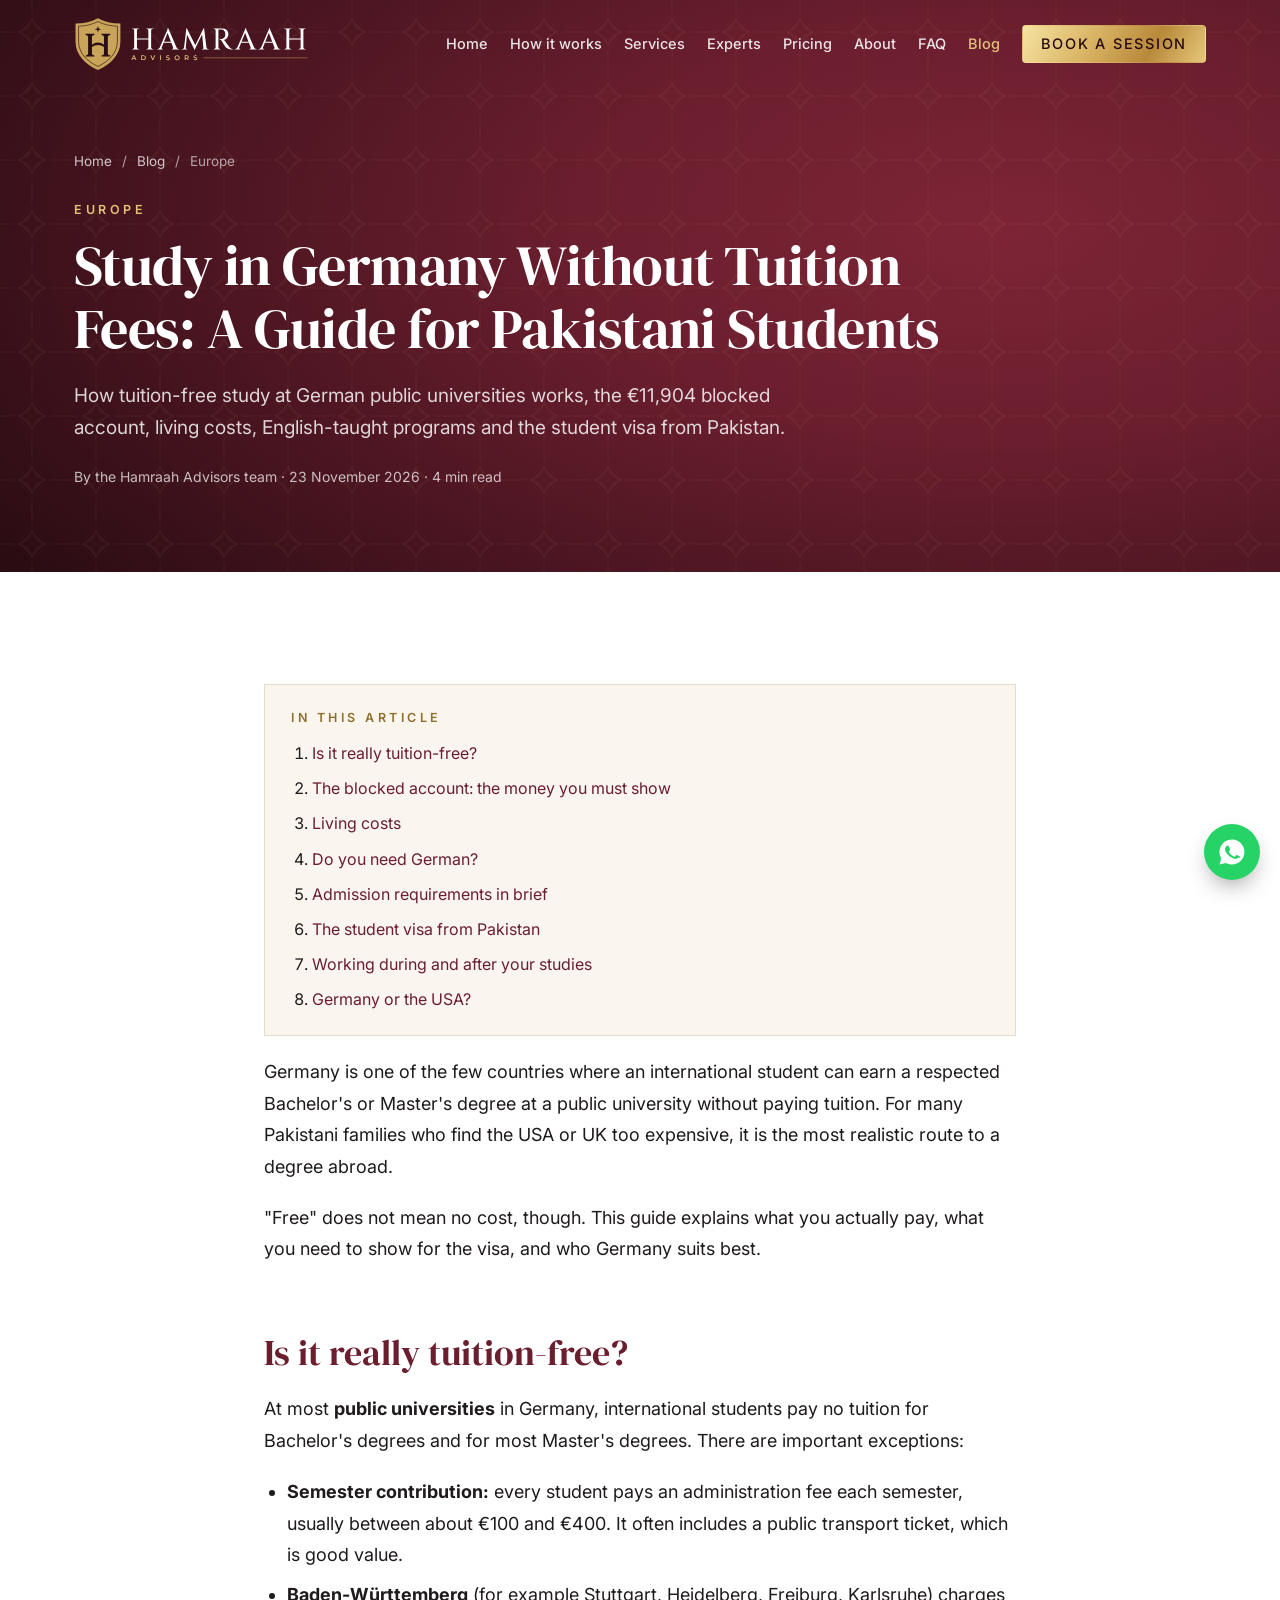
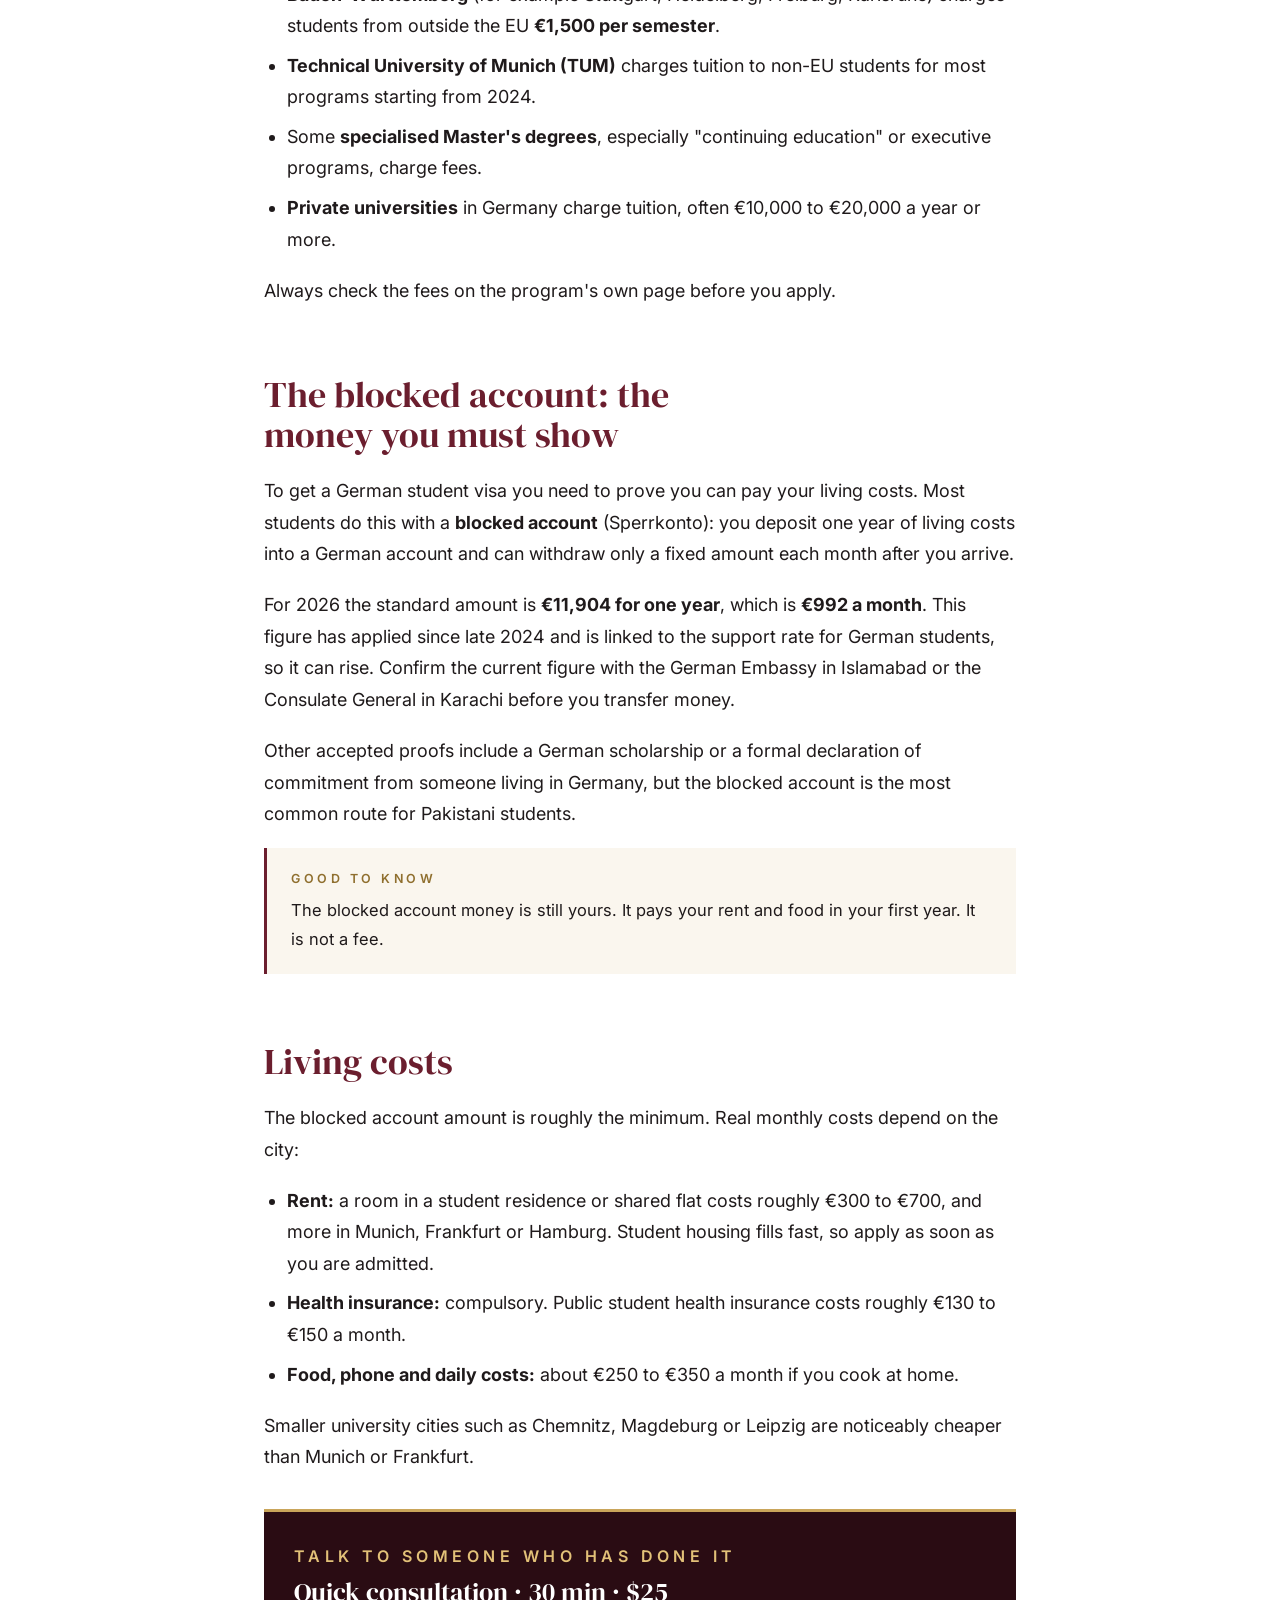
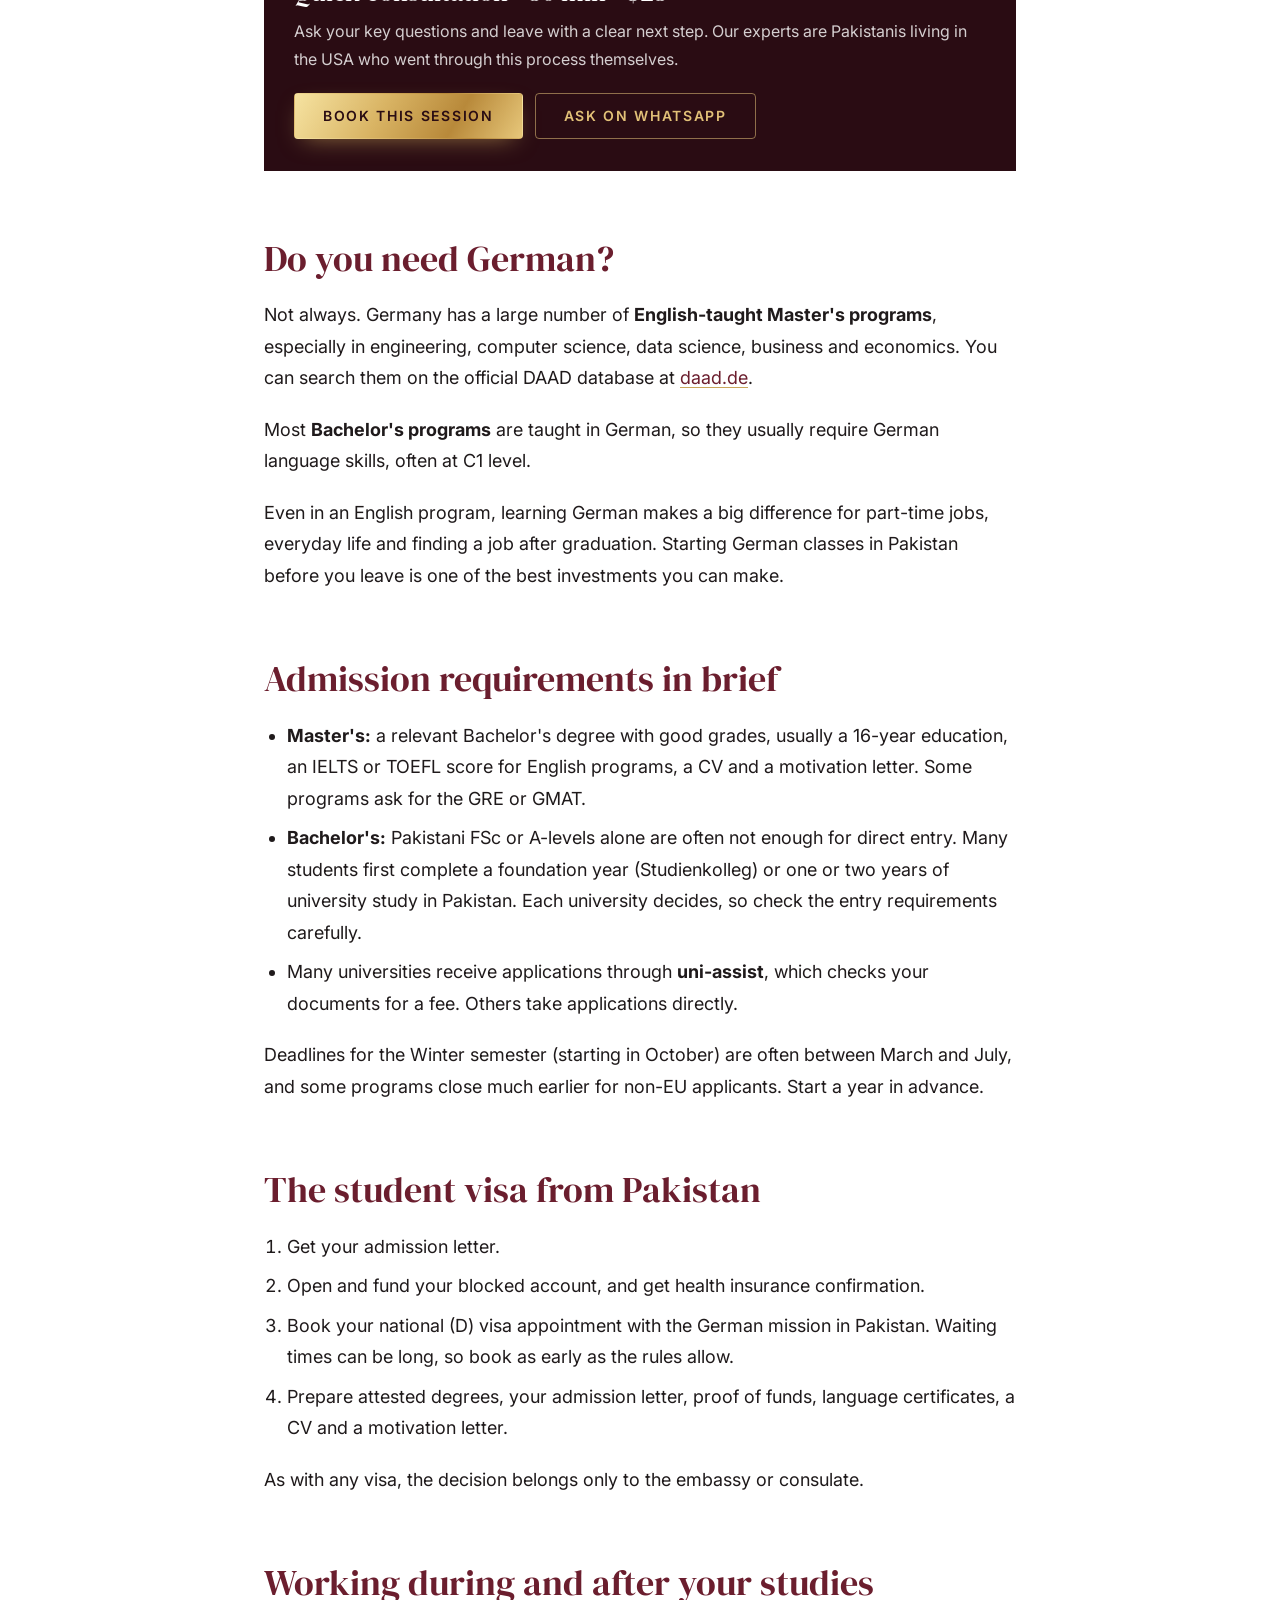
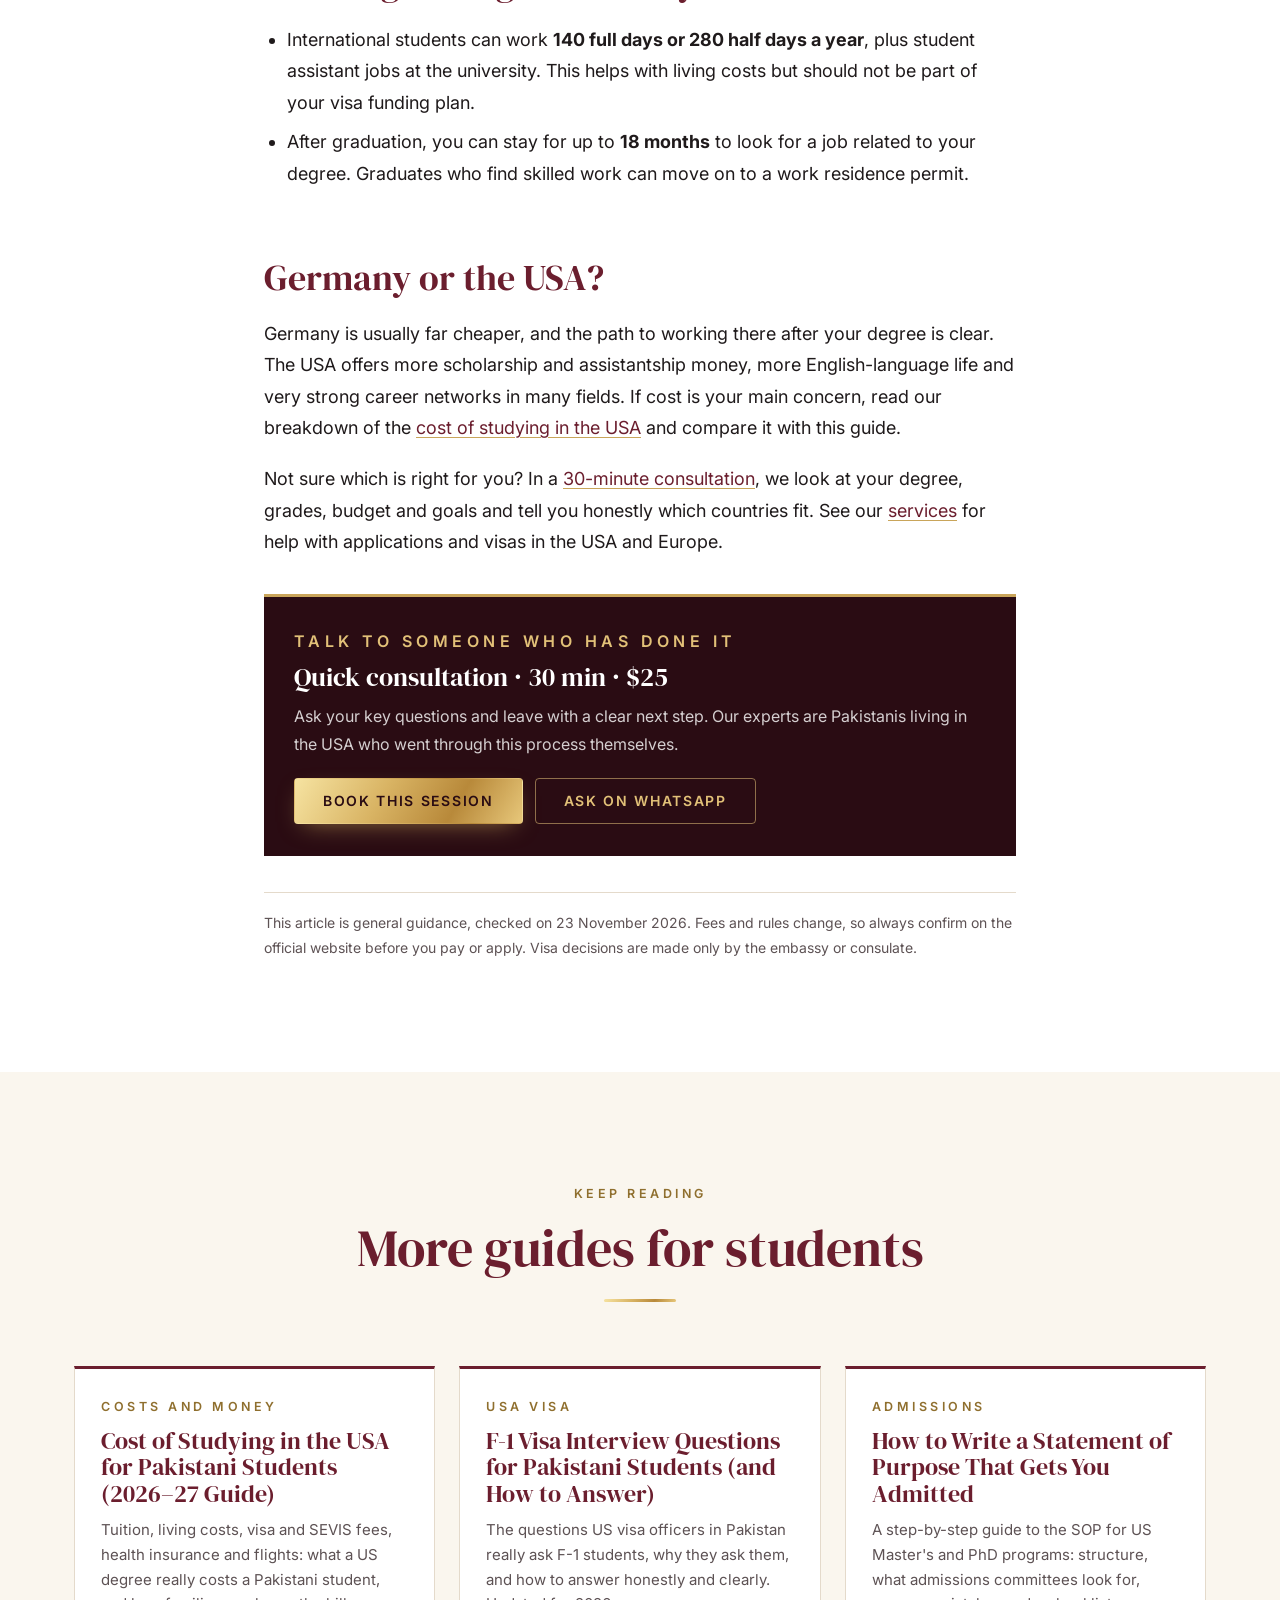
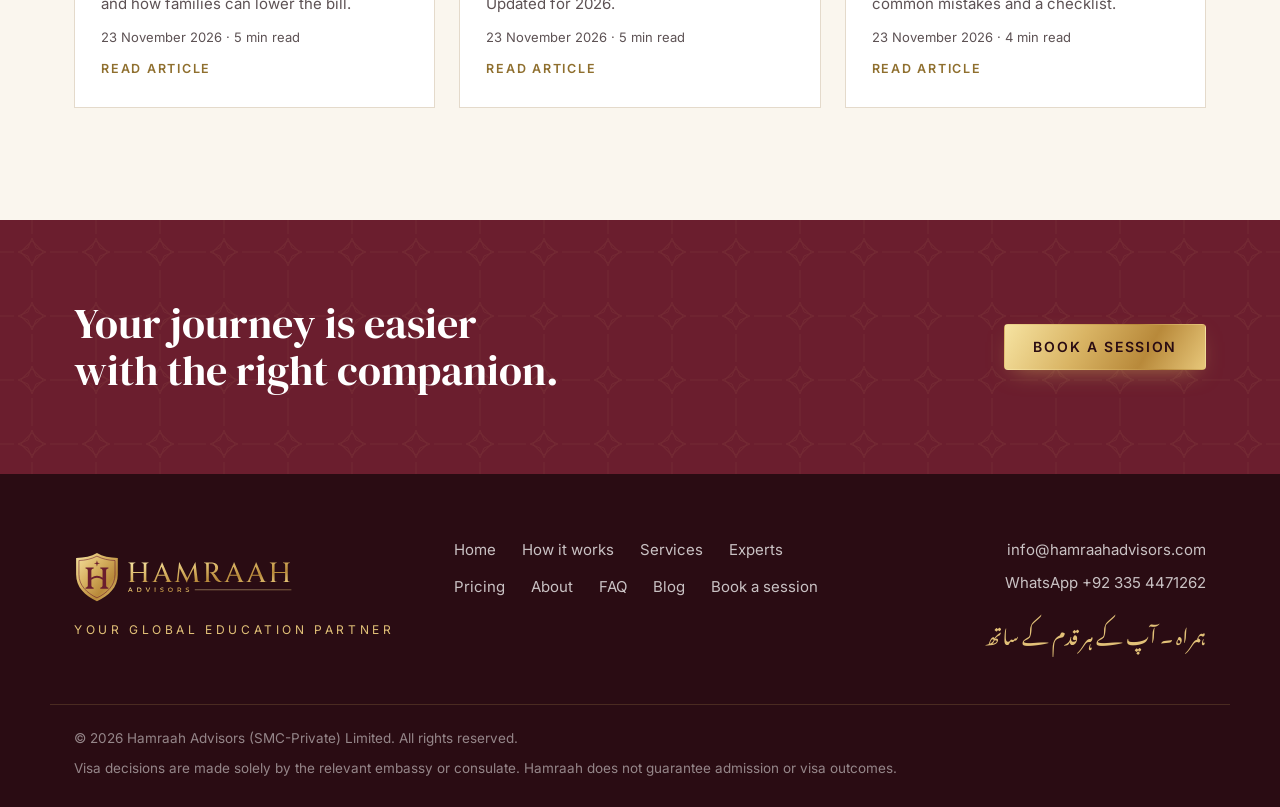
<file: blog/study-in-germany-tuition-free-guide.html>
<!doctype html>
<html lang="en">
<head>
  <meta charset="utf-8">
  <meta name="viewport" content="width=device-width, initial-scale=1">
  <title>Study in Germany Without Tuition Fees: A Guide for Pakistani Students</title>
  <meta name="description" content="How tuition-free study at German public universities works, the €11,904 blocked account, living costs, English-taught programs and the student visa from Pakistan.">
  <link rel="canonical" href="https://www.hamraahadvisors.com/blog/study-in-germany-tuition-free-guide">
  <meta name="robots" content="index, follow, max-image-preview:large">
  <meta name="theme-color" content="#6B1E2E">
  <link rel="icon" href="/assets/favicon.svg" type="image/svg+xml">
  <link rel="icon" href="/assets/favicon-32.png" sizes="32x32" type="image/png">
  <link rel="apple-touch-icon" href="/assets/apple-touch-icon.png">
  <meta property="og:type" content="article">
  <meta property="og:site_name" content="Hamraah Advisors">
  <meta property="og:locale" content="en_PK">
  <meta property="og:url" content="https://www.hamraahadvisors.com/blog/study-in-germany-tuition-free-guide">
  <meta property="og:title" content="Study in Germany Without Tuition Fees: A Guide for Pakistani Students">
  <meta property="og:description" content="How tuition-free study at German public universities works, the €11,904 blocked account, living costs, English-taught programs and the student visa from Pakistan.">
  <meta property="og:image" content="https://www.hamraahadvisors.com/assets/og-image.jpg">
  <meta property="og:image:width" content="1200">
  <meta property="og:image:height" content="630">
  <meta property="og:image:alt" content="Hamraah Advisors crest and logo">
  <meta name="twitter:card" content="summary_large_image">
  <meta name="twitter:title" content="Study in Germany Without Tuition Fees: A Guide for Pakistani Students">
  <meta name="twitter:description" content="How tuition-free study at German public universities works, the €11,904 blocked account, living costs, English-taught programs and the student visa from Pakistan.">
  <meta name="twitter:image" content="https://www.hamraahadvisors.com/assets/og-image.jpg">
  <link rel="preconnect" href="https://fonts.googleapis.com">
  <link rel="preconnect" href="https://fonts.gstatic.com" crossorigin>
  <link href="https://fonts.googleapis.com/css2?family=DM+Serif+Display:ital@0;1&family=Inter:wght@400;500;600&family=Noto+Nastaliq+Urdu:wght@500&display=swap" rel="stylesheet">
  <link rel="stylesheet" href="/styles.css">
  <script type="application/ld+json">
{
 "@context": "https://schema.org",
 "@graph": [
  {
   "@type": "EducationalOrganization",
   "@id": "https://www.hamraahadvisors.com/#organization",
   "name": "Hamraah Advisors",
   "legalName": "Hamraah Advisors (SMC-Private) Limited",
   "url": "https://www.hamraahadvisors.com/",
   "logo": "https://www.hamraahadvisors.com/assets/logo/hamraah-crest-full-colour.png",
   "image": "https://www.hamraahadvisors.com/assets/og-image.jpg",
   "email": "info@hamraahadvisors.com",
   "slogan": "Learn from people already living your dream.",
   "description": "Expert-led study-abroad consultancy in Pakistan connecting students with Pakistani experts living in the USA for admissions, scholarships, financial documentation, F-1 visa preparation and post-arrival support.",
   "areaServed": {
    "@type": "Country",
    "name": "Pakistan"
   },
   "knowsAbout": [
    "Study in the USA",
    "F-1 student visa",
    "US university admissions",
    "Scholarships",
    "Study in Europe"
   ]
  },
  {
   "@type": "WebSite",
   "@id": "https://www.hamraahadvisors.com/#website",
   "url": "https://www.hamraahadvisors.com/",
   "name": "Hamraah Advisors",
   "publisher": {
    "@id": "https://www.hamraahadvisors.com/#organization"
   },
   "inLanguage": "en"
  },
  {
   "@type": "BlogPosting",
   "headline": "Study in Germany Without Tuition Fees: A Guide for Pakistani Students",
   "description": "How tuition-free study at German public universities works, the €11,904 blocked account, living costs, English-taught programs and the student visa from Pakistan.",
   "datePublished": "2026-11-23",
   "dateModified": "2026-11-23",
   "inLanguage": "en",
   "mainEntityOfPage": "https://www.hamraahadvisors.com/blog/study-in-germany-tuition-free-guide",
   "image": "https://www.hamraahadvisors.com/assets/og-image.jpg",
   "author": {
    "@id": "https://www.hamraahadvisors.com/#organization"
   },
   "publisher": {
    "@id": "https://www.hamraahadvisors.com/#organization"
   }
  },
  {
   "@type": "BreadcrumbList",
   "itemListElement": [
    {
     "@type": "ListItem",
     "position": 1,
     "name": "Home",
     "item": "https://www.hamraahadvisors.com/"
    },
    {
     "@type": "ListItem",
     "position": 2,
     "name": "Blog",
     "item": "https://www.hamraahadvisors.com/blog"
    },
    {
     "@type": "ListItem",
     "position": 3,
     "name": "Study in Germany Without Tuition Fees: A Guide for Pakistani Students",
     "item": "https://www.hamraahadvisors.com/blog/study-in-germany-tuition-free-guide"
    }
   ]
  }
 ]
}
  </script>
</head>
<body>
  <a class="skip" href="#main">Skip to content</a>
  <header class="site-header" id="top">
    <div class="wrap header-inner">
      <a class="brand" href="/" aria-label="Hamraah Advisors home">
        <img class="brand-light" src="/assets/logo/hamraah-horizontal-full-colour.svg" alt="Hamraah Advisors" width="729" height="230">
        <img class="brand-dark" src="/assets/logo/hamraah-horizontal-reversed.svg" alt="" width="729" height="230" aria-hidden="true">
      </a>
      <button class="nav-toggle" aria-expanded="false" aria-controls="nav" aria-label="Open menu"><span></span><span></span><span></span></button>
      <nav class="nav" id="nav" aria-label="Main"><a href="/">Home</a><a href="/how-it-works">How it works</a><a href="/services">Services</a><a href="/experts">Experts</a><a href="/pricing">Pricing</a><a href="/about">About</a><a href="/faq">FAQ</a><a href="/blog" aria-current="page">Blog</a><a class="btn btn-small" href="/book">Book a session</a></nav>
    </div>
  </header>
  <main id="main">
<section class="hero page-hero article-hero"><div class="pattern" aria-hidden="true"></div>
<div class="wrap"><nav class="crumbs" aria-label="Breadcrumb"><a href="/">Home</a><span aria-hidden="true">/</span><a href="/blog">Blog</a><span aria-hidden="true">/</span><span aria-current="page">Europe</span></nav>
<p class="eyebrow">Europe</p><h1>Study in Germany Without Tuition Fees: A Guide for Pakistani Students</h1><p class="lede">How tuition-free study at German public universities works, the €11,904 blocked account, living costs, English-taught programs and the student visa from Pakistan.</p>
<p class="article-meta">By the Hamraah Advisors team · 23 November 2026 · 4 min read</p></div></section>
<section class="section"><div class="wrap article-wrap"><article class="prose"><nav class="toc" aria-label="In this article"><p class="kicker">In this article</p><ol><li><a href="#is-it-really-tuition-free">Is it really tuition-free?</a></li><li><a href="#the-blocked-account-the-money-you-must-show">The blocked account: the money you must show</a></li><li><a href="#living-costs">Living costs</a></li><li><a href="#do-you-need-german">Do you need German?</a></li><li><a href="#admission-requirements-in-brief">Admission requirements in brief</a></li><li><a href="#the-student-visa-from-pakistan">The student visa from Pakistan</a></li><li><a href="#working-during-and-after-your-studies">Working during and after your studies</a></li><li><a href="#germany-or-the-usa">Germany or the USA?</a></li></ol></nav><p>Germany is one of the few countries where an international student can earn a respected Bachelor's or Master's degree at a public university without paying tuition. For many Pakistani families who find the USA or UK too expensive, it is the most realistic route to a degree abroad.</p>
<p>"Free" does not mean no cost, though. This guide explains what you actually pay, what you need to show for the visa, and who Germany suits best.</p>
<h2 id="is-it-really-tuition-free">Is it really tuition-free?</h2>
<p>At most <strong>public universities</strong> in Germany, international students pay no tuition for Bachelor's degrees and for most Master's degrees. There are important exceptions:</p>
<ul><li><strong>Semester contribution:</strong> every student pays an administration fee each semester, usually between about €100 and €400. It often includes a public transport ticket, which is good value.</li><li><strong>Baden-Württemberg</strong> (for example Stuttgart, Heidelberg, Freiburg, Karlsruhe) charges students from outside the EU <strong>€1,500 per semester</strong>.</li><li><strong>Technical University of Munich (TUM)</strong> charges tuition to non-EU students for most programs starting from 2024.</li><li>Some <strong>specialised Master's degrees</strong>, especially "continuing education" or executive programs, charge fees.</li><li><strong>Private universities</strong> in Germany charge tuition, often €10,000 to €20,000 a year or more.</li></ul>
<p>Always check the fees on the program's own page before you apply.</p>
<h2 id="the-blocked-account-the-money-you-must-show">The blocked account: the money you must show</h2>
<p>To get a German student visa you need to prove you can pay your living costs. Most students do this with a <strong>blocked account</strong> (Sperrkonto): you deposit one year of living costs into a German account and can withdraw only a fixed amount each month after you arrive.</p>
<p>For 2026 the standard amount is <strong>€11,904 for one year</strong>, which is <strong>€992 a month</strong>. This figure has applied since late 2024 and is linked to the support rate for German students, so it can rise. Confirm the current figure with the German Embassy in Islamabad or the Consulate General in Karachi before you transfer money.</p>
<p>Other accepted proofs include a German scholarship or a formal declaration of commitment from someone living in Germany, but the blocked account is the most common route for Pakistani students.</p>
<aside class="callout"><p class="kicker">Good to know</p><p>The blocked account money is still yours. It pays your rent and food in your first year. It is not a fee.</p></aside>
<h2 id="living-costs">Living costs</h2>
<p>The blocked account amount is roughly the minimum. Real monthly costs depend on the city:</p>
<ul><li><strong>Rent:</strong> a room in a student residence or shared flat costs roughly €300 to €700, and more in Munich, Frankfurt or Hamburg. Student housing fills fast, so apply as soon as you are admitted.</li><li><strong>Health insurance:</strong> compulsory. Public student health insurance costs roughly €130 to €150 a month.</li><li><strong>Food, phone and daily costs:</strong> about €250 to €350 a month if you cook at home.</li></ul>
<p>Smaller university cities such as Chemnitz, Magdeburg or Leipzig are noticeably cheaper than Munich or Frankfurt.</p>
<aside class="article-cta"><p class="kicker">Talk to someone who has done it</p><h3>Quick consultation · 30 min · $25</h3><p>Ask your key questions and leave with a clear next step. Our experts are Pakistanis living in the USA who went through this process themselves.</p><div class="cta-row"><a class="btn btn-gold" href="/book?session=30-minute+consultation">Book this session</a><a class="btn btn-outline" href="https://wa.me/923354471262" target="_blank" rel="noopener">Ask on WhatsApp</a></div></aside>
<h2 id="do-you-need-german">Do you need German?</h2>
<p>Not always. Germany has a large number of <strong>English-taught Master's programs</strong>, especially in engineering, computer science, data science, business and economics. You can search them on the official DAAD database at <a href="https://www.daad.de" target="_blank" rel="noopener">daad.de</a>.</p>
<p>Most <strong>Bachelor's programs</strong> are taught in German, so they usually require German language skills, often at C1 level.</p>
<p>Even in an English program, learning German makes a big difference for part-time jobs, everyday life and finding a job after graduation. Starting German classes in Pakistan before you leave is one of the best investments you can make.</p>
<h2 id="admission-requirements-in-brief">Admission requirements in brief</h2>
<ul><li><strong>Master's:</strong> a relevant Bachelor's degree with good grades, usually a 16-year education, an IELTS or TOEFL score for English programs, a CV and a motivation letter. Some programs ask for the GRE or GMAT.</li><li><strong>Bachelor's:</strong> Pakistani FSc or A-levels alone are often not enough for direct entry. Many students first complete a foundation year (Studienkolleg) or one or two years of university study in Pakistan. Each university decides, so check the entry requirements carefully.</li><li>Many universities receive applications through <strong>uni-assist</strong>, which checks your documents for a fee. Others take applications directly.</li></ul>
<p>Deadlines for the Winter semester (starting in October) are often between March and July, and some programs close much earlier for non-EU applicants. Start a year in advance.</p>
<h2 id="the-student-visa-from-pakistan">The student visa from Pakistan</h2>
<ol><li>Get your admission letter.</li><li>Open and fund your blocked account, and get health insurance confirmation.</li><li>Book your national (D) visa appointment with the German mission in Pakistan. Waiting times can be long, so book as early as the rules allow.</li><li>Prepare attested degrees, your admission letter, proof of funds, language certificates, a CV and a motivation letter.</li></ol>
<p>As with any visa, the decision belongs only to the embassy or consulate.</p>
<h2 id="working-during-and-after-your-studies">Working during and after your studies</h2>
<ul><li>International students can work <strong>140 full days or 280 half days a year</strong>, plus student assistant jobs at the university. This helps with living costs but should not be part of your visa funding plan.</li><li>After graduation, you can stay for up to <strong>18 months</strong> to look for a job related to your degree. Graduates who find skilled work can move on to a work residence permit.</li></ul>
<h2 id="germany-or-the-usa">Germany or the USA?</h2>
<p>Germany is usually far cheaper, and the path to working there after your degree is clear. The USA offers more scholarship and assistantship money, more English-language life and very strong career networks in many fields. If cost is your main concern, read our breakdown of the <a href="/blog/cost-of-studying-in-usa-for-pakistani-students">cost of studying in the USA</a> and compare it with this guide.</p>
<p>Not sure which is right for you? In a <a href="/book?session=30-minute+consultation">30-minute consultation</a>, we look at your degree, grades, budget and goals and tell you honestly which countries fit. See our <a href="/services">services</a> for help with applications and visas in the USA and Europe.</p><aside class="article-cta"><p class="kicker">Talk to someone who has done it</p><h3>Quick consultation · 30 min · $25</h3><p>Ask your key questions and leave with a clear next step. Our experts are Pakistanis living in the USA who went through this process themselves.</p><div class="cta-row"><a class="btn btn-gold" href="/book?session=30-minute+consultation">Book this session</a><a class="btn btn-outline" href="https://wa.me/923354471262" target="_blank" rel="noopener">Ask on WhatsApp</a></div></aside><p class="disclaimer">This article is general guidance, checked on 23 November 2026. Fees and rules change, so always confirm on the official website before you pay or apply. Visa decisions are made only by the embassy or consulate.</p></article></div></section>
<section class="section tint"><div class="wrap"><div class="section-head"><p class="eyebrow">Keep reading</p><h2>More guides for students</h2><span class="rule"></span></div><div class="post-grid"><a class="post-card" href="/blog/cost-of-studying-in-usa-for-pakistani-students"><span class="kicker">Costs and money</span><h3>Cost of Studying in the USA for Pakistani Students (2026–27 Guide)</h3><p>Tuition, living costs, visa and SEVIS fees, health insurance and flights: what a US degree really costs a Pakistani student, and how families can lower the bill.</p><span class="meta">23 November 2026 · 5 min read</span><span class="go">Read article</span></a><a class="post-card" href="/blog/f1-visa-interview-questions"><span class="kicker">USA visa</span><h3>F-1 Visa Interview Questions for Pakistani Students (and How to Answer)</h3><p>The questions US visa officers in Pakistan really ask F-1 students, why they ask them, and how to answer honestly and clearly. Updated for 2026.</p><span class="meta">23 November 2026 · 5 min read</span><span class="go">Read article</span></a><a class="post-card" href="/blog/how-to-write-a-statement-of-purpose"><span class="kicker">Admissions</span><h3>How to Write a Statement of Purpose That Gets You Admitted</h3><p>A step-by-step guide to the SOP for US Master&#x27;s and PhD programs: structure, what admissions committees look for, common mistakes and a checklist.</p><span class="meta">23 November 2026 · 4 min read</span><span class="go">Read article</span></a></div></div></section>
<section class="band"><div class="pattern" aria-hidden="true"></div>
<div class="wrap band-inner"><h2>Your journey is easier with the right companion.</h2><a class="btn btn-gold" href="/book">Book a session</a></div></section>
  </main>
  <footer class="site-footer">
    <div class="wrap footer-inner">
      <div class="footer-brand">
        <img src="/assets/logo/hamraah-horizontal-gold-foil.svg" alt="Hamraah Advisors" width="729" height="230">
        <p>Your global education partner</p>
      </div>
      <nav class="footer-nav" aria-label="Footer"><a href="/">Home</a><a href="/how-it-works">How it works</a><a href="/services">Services</a><a href="/experts">Experts</a><a href="/pricing">Pricing</a><a href="/about">About</a><a href="/faq">FAQ</a><a href="/blog" aria-current="page">Blog</a><a href="/book">Book a session</a></nav>
      <div class="footer-contact">
        <a href="mailto:info@hamraahadvisors.com">info@hamraahadvisors.com</a>
        <a href="https://wa.me/923354471262" target="_blank" rel="noopener">WhatsApp +92 335 4471262</a>
        <p class="urdu" lang="ur" dir="rtl">ہمراہ ۔ آپ کے ہر قدم کے ساتھ</p>
      </div>
    </div>
    <div class="wrap legal">
      <p>© 2026 Hamraah Advisors (SMC-Private) Limited. All rights reserved.</p>
      <p>Visa decisions are made solely by the relevant embassy or consulate. Hamraah does not guarantee admission or visa outcomes.</p>
    </div>
  </footer>
  <a class="wa-float" href="https://wa.me/923354471262" target="_blank" rel="noopener" aria-label="Chat with Hamraah on WhatsApp"><svg viewBox="0 0 24 24" aria-hidden="true"><path d="M12 2a10 10 0 0 0-8.6 15.1L2 22l5-1.3A10 10 0 1 0 12 2zm5.3 14.1c-.2.6-1.3 1.2-1.8 1.3-.5 0-1 .2-3.3-.7a11.6 11.6 0 0 1-4.6-4c-.4-.5-1.1-1.6-1.1-3s.7-2 1-2.3a1 1 0 0 1 .8-.4h.6c.2 0 .4 0 .6.5l.9 2.1c.1.2.1.4 0 .6l-.4.6-.4.5c-.1.1-.3.3-.1.6a8.7 8.7 0 0 0 4.3 3.8c.3.1.5.1.6-.1l.9-1.1c.2-.3.4-.2.6-.1l2 1c.3.1.5.2.5.3a2.4 2.4 0 0 1-.1 1.3z"/></svg></a>
  <script src="/main.js" defer></script>
</body>
</html>
</file>
<file: styles.css>
:root {
  --maroon: #6B1E2E;
  --maroon-2: #5a1826;
  --deep: #2A0C13;
  --gold: #C9A55A;
  --gold-deep: #8F6F2E;
  --gold-light: #E2C178;
  --foil: linear-gradient(120deg, #F6E3A1 0%, #D9B464 38%, #B8893A 70%, #E7C77A 100%);
  --ivory: #FAF6EE;
  --sand: #F3ECE0;
  --ink: #1F1A1B;
  --muted: #5d5254;
  --line: #E4DACB;
  --serif: "DM Serif Display", Georgia, "Times New Roman", serif;
  --sans: "Inter", system-ui, -apple-system, "Segoe UI", Roboto, sans-serif;
  --wrap: 1180px;
  --radius: 4px;
}

*, *::before, *::after { box-sizing: border-box; }
html { scroll-behavior: smooth; scroll-padding-top: 88px; }
body {
  margin: 0;
  font-family: var(--sans);
  font-size: 17px;
  line-height: 1.65;
  color: var(--ink);
  background: #fff;
  -webkit-font-smoothing: antialiased;
}
img { max-width: 100%; height: auto; display: block; }
a { color: inherit; }
h1, h2, h3 { font-family: var(--serif); font-weight: 400; line-height: 1.12; margin: 0; }
h1 em, h2 em { font-style: italic; color: var(--gold); }
p { margin: 0; }

.wrap { max-width: var(--wrap); margin: 0 auto; padding: 0 24px; }
.skip { position: absolute; left: -999px; top: 8px; background: var(--gold); color: var(--deep); padding: 8px 14px; z-index: 100; }
.skip:focus { left: 8px; }

.eyebrow, .kicker {
  font-size: 12.5px; font-weight: 600; letter-spacing: .28em; text-transform: uppercase;
  color: var(--gold-deep);
}
.rule { display: block; width: 72px; height: 3px; background: var(--foil); margin-top: 22px; border-radius: 2px; }

/* Buttons */
.btn {
  display: inline-flex; align-items: center; justify-content: center;
  padding: 15px 28px; border-radius: var(--radius);
  font: 600 14px/1 var(--sans); letter-spacing: .12em; text-transform: uppercase;
  text-decoration: none; border: 1px solid transparent; cursor: pointer;
  transition: transform .2s ease, box-shadow .2s ease, background .2s ease, color .2s ease;
}
.btn:hover { transform: translateY(-1px); }
.btn-gold { background: var(--foil); color: var(--deep); box-shadow: 0 8px 24px -10px rgba(201,165,90,.7); }
.btn-gold:hover { box-shadow: 0 12px 28px -10px rgba(201,165,90,.9); }
.btn-ghost { border-color: rgba(226,193,120,.55); color: var(--gold-light); }
.btn-ghost:hover { background: rgba(226,193,120,.1); }
.btn-maroon { background: var(--maroon); color: #fff; }
.btn-maroon:hover { background: var(--deep); }
.btn-small { padding: 11px 18px; font-size: 12px; background: var(--maroon); color: #fff !important; }
.btn-small:hover { background: var(--deep); }

/* Header */
.site-header {
  position: fixed; inset: 0 0 auto; z-index: 50;
  transition: background .3s ease, box-shadow .3s ease;
}
.header-inner { display: flex; align-items: center; justify-content: space-between; height: 88px; }
.brand { display: block; margin-left: -18px; }
.brand img { height: 84px; width: auto; }
.brand-light { display: none !important; }
.site-header.scrolled { background: rgba(255,255,255,.96); backdrop-filter: blur(8px); box-shadow: 0 1px 0 var(--line); }
.site-header.scrolled .brand-light { display: block !important; }
.site-header.scrolled .brand-dark { display: none; }
.nav { display: flex; align-items: center; gap: 30px; }
.nav a { text-decoration: none; font-size: 14.5px; font-weight: 500; color: rgba(255,255,255,.88); transition: color .2s; }
.nav a:not(.btn):hover { color: var(--gold-light); }
.site-header.scrolled .nav a:not(.btn) { color: var(--ink); }
.site-header.scrolled .nav a:not(.btn):hover { color: var(--maroon); }
.nav .btn-small { background: var(--foil); color: var(--deep) !important; }
.site-header.scrolled .nav .btn-small { background: var(--maroon); color: #fff !important; }

.nav-toggle { display: none; background: none; border: 0; padding: 10px; cursor: pointer; }
.nav-toggle span { display: block; width: 24px; height: 2px; background: #fff; margin: 5px 0; transition: transform .25s, opacity .25s; }
.site-header.scrolled .nav-toggle span { background: var(--ink); }

/* Pattern (eight-point star lattice) */
.pattern {
  position: absolute; inset: 0; pointer-events: none; opacity: .07;
  background-image: url("data:image/svg+xml,%3Csvg xmlns='http://www.w3.org/2000/svg' width='64' height='64' viewBox='0 0 64 64'%3E%3Cg fill='none' stroke='%23E2C178' stroke-width='1'%3E%3Cpath d='M32 18l4 10 10 4-10 4-4 10-4-10-10-4 10-4z'/%3E%3Crect x='24' y='24' width='16' height='16' transform='rotate(45 32 32)'/%3E%3Cpath d='M0 32h14M50 32h14M32 0v14M32 50v14'/%3E%3C/g%3E%3C/svg%3E");
}

/* Hero */
.hero {
  position: relative; overflow: hidden; color: #fff;
  background: radial-gradient(1200px 600px at 78% 40%, #7d2537 0%, var(--maroon) 35%, var(--deep) 100%);
  padding: 150px 0 110px;
}
.hero-inner { position: relative; display: grid; grid-template-columns: 1.25fr .9fr; gap: 48px; align-items: center; }
.hero .eyebrow { color: var(--gold-light); }
.hero h1 { font-size: clamp(44px, 6.4vw, 82px); margin: 18px 0 26px; letter-spacing: -.01em; }
.hero h1 em { background: var(--foil); -webkit-background-clip: text; background-clip: text; color: transparent; padding-right: .06em; }
.lede { font-size: 19px; color: rgba(255,255,255,.82); max-width: 560px; }
.lede strong { color: var(--gold-light); font-weight: 500; }
.hero-cta { display: flex; flex-wrap: wrap; gap: 14px; margin-top: 38px; }
.hero-mark { display: flex; flex-direction: column; align-items: center; }
.hero-mark img { width: min(380px, 100%); filter: drop-shadow(0 30px 40px rgba(0,0,0,.35)); }
.tagline { margin-top: -12px; font-size: 12px; letter-spacing: .34em; text-transform: uppercase; color: var(--gold-light); text-align: center; }

/* Strip */
.strip { background: var(--deep); color: #fff; border-top: 1px solid rgba(201,165,90,.25); }
.strip-inner { display: grid; grid-template-columns: repeat(4, 1fr); }
.strip-inner > div { padding: 30px 22px; display: flex; flex-direction: column; gap: 4px; border-left: 1px solid rgba(201,165,90,.18); }
.strip-inner > div:first-child { border-left: 0; padding-left: 0; }
.num { font-family: var(--serif); font-size: 32px; line-height: 1.1; background: var(--foil); -webkit-background-clip: text; background-clip: text; color: transparent; }
.lbl { font-size: 14px; color: rgba(255,255,255,.7); }

/* Sections */
.section { position: relative; padding: 112px 0; }
.section.tint { background: var(--ivory); }
.section.dark { background: var(--deep); color: #fff; overflow: hidden; }
.section-head { text-align: center; max-width: 760px; margin: 0 auto 64px; display: flex; flex-direction: column; align-items: center; }
.section-head h2 { font-size: clamp(34px, 4.4vw, 52px); margin-top: 14px; color: var(--maroon); }
.section.dark .section-head h2 { color: #fff; }
.section.dark .eyebrow { color: var(--gold-light); }
.section-head.left { text-align: left; align-items: flex-start; margin: 0 0 28px; }

/* About */
.about-grid { display: grid; grid-template-columns: 1fr 1fr; gap: 64px; }
.mv { border-top: 3px solid var(--maroon); padding-top: 28px; }
.mv h3 { font-size: clamp(26px, 2.8vw, 34px); color: var(--maroon); margin: 14px 0 16px; }
.mv p:last-child { color: var(--muted); }

/* Services */
.services { position: relative; display: grid; grid-template-columns: repeat(2, 1fr); gap: 1px; background: rgba(201,165,90,.22); border: 1px solid rgba(201,165,90,.22); }
.service { background: var(--deep); padding: 44px 40px; transition: background .3s ease; }
.service:hover { background: #331019; }
.service .idx { font-family: var(--serif); color: var(--gold); font-size: 20px; }
.service h3 { font-size: 30px; margin: 10px 0 14px; }
.service p { color: rgba(255,255,255,.74); }
.service ul { list-style: none; padding: 0; margin: 22px 0 0; display: grid; gap: 10px; }
.service li { position: relative; padding-left: 22px; font-size: 15px; color: rgba(255,255,255,.88); }
.service li::before { content: ""; position: absolute; left: 0; top: .62em; width: 8px; height: 8px; background: var(--gold); transform: rotate(45deg); }

/* Audience */
.audience { display: grid; grid-template-columns: repeat(3, 1fr); gap: 40px; }
.audience article { border-top: 3px solid var(--maroon); padding-top: 26px; }
.audience .idx { font-size: 13px; font-weight: 600; letter-spacing: .2em; color: var(--gold); }
.audience h3 { font-family: var(--sans); font-weight: 600; font-size: 22px; color: var(--maroon); margin: 10px 0 12px; line-height: 1.3; }
.audience p { color: var(--muted); }

/* Steps */
.steps { list-style: none; padding: 0; margin: 0; display: grid; grid-template-columns: repeat(4, 1fr); gap: 28px; counter-reset: s; }
.steps li { position: relative; padding-top: 74px; counter-increment: s; }
.steps li::before {
  content: counter(s, decimal-leading-zero);
  position: absolute; top: 0; left: 0; width: 52px; height: 52px; border-radius: 50%;
  display: grid; place-items: center; font-family: var(--serif); font-size: 20px;
  color: var(--gold-light); background: var(--maroon);
}
.steps li:not(:last-child)::after { content: ""; position: absolute; top: 26px; left: 64px; right: -16px; height: 1px; background: linear-gradient(90deg, var(--gold), transparent); }
.steps h3 { font-size: 26px; color: var(--maroon); margin-bottom: 10px; }
.steps p { color: var(--muted); font-size: 16px; }
.values { margin-top: 80px; display: grid; grid-template-columns: repeat(3, 1fr); background: #fff; border: 1px solid var(--line); }
.values > div { padding: 34px 32px; border-left: 1px solid var(--line); }
.values > div:first-child { border-left: 0; }
.values h4 { margin: 0 0 8px; font-size: 13px; letter-spacing: .26em; text-transform: uppercase; color: var(--gold-deep); }
.values p { color: var(--muted); font-size: 16px; }

/* Band */
.band { position: relative; overflow: hidden; background: var(--maroon); color: #fff; padding: 80px 0; }
.band-inner { position: relative; display: flex; align-items: center; justify-content: space-between; gap: 32px; }
.band h2 { font-size: clamp(28px, 3.4vw, 42px); max-width: 720px; }

/* Contact */
.contact-grid { display: grid; grid-template-columns: 1fr 1.1fr; gap: 72px; align-items: start; }
.contact-grid .section-head h2 { color: var(--maroon); }
.contact-lede { color: var(--muted); margin-bottom: 30px; }
.contact-list { list-style: none; padding: 0; margin: 0; display: grid; gap: 16px; }
.contact-list li { display: flex; align-items: center; gap: 16px; font-size: 17px; }
.contact-list a { text-decoration: none; }
.contact-list a:hover { color: var(--maroon); text-decoration: underline; text-underline-offset: 3px; }
.ico { flex: none; width: 44px; height: 44px; border-radius: 50%; background: var(--maroon); display: grid; place-items: center; }
.ico svg { width: 20px; height: 20px; fill: #fff; }
.hours { margin-top: 26px; font-size: 14.5px; color: var(--muted); }

.form { background: var(--ivory); border: 1px solid var(--line); border-top: 3px solid var(--maroon); padding: 40px; display: grid; gap: 18px; }
.form label { display: grid; gap: 7px; font-size: 13px; font-weight: 600; letter-spacing: .06em; color: var(--ink); }
.form input, .form select, .form textarea {
  width: 100%; font: 400 16px/1.4 var(--sans); color: var(--ink);
  padding: 13px 14px; background: #fff; border: 1px solid #d9cdbb; border-radius: var(--radius);
  transition: border-color .2s, box-shadow .2s;
}
.form textarea { resize: vertical; }
.form input:focus, .form select:focus, .form textarea:focus { outline: none; border-color: var(--gold); box-shadow: 0 0 0 3px rgba(201,165,90,.25); }
.form .invalid { border-color: #B3261E; }
.row2 { display: grid; grid-template-columns: 1fr 1fr; gap: 18px; }
.form .btn { justify-self: start; }
.form-note { font-size: 13.5px; color: var(--muted); }

/* Footer */
.site-footer { background: var(--deep); color: rgba(255,255,255,.75); padding: 64px 0 28px; }
.footer-inner { display: grid; grid-template-columns: 1.2fr 1fr 1fr; gap: 40px; align-items: center; padding-bottom: 36px; border-bottom: 1px solid rgba(201,165,90,.2); }
.footer-brand img { height: 78px; width: auto; margin-left: -16px; }
.footer-brand p { font-size: 12px; letter-spacing: .3em; text-transform: uppercase; color: var(--gold-light); margin-top: 4px; }
.footer-nav { display: flex; flex-wrap: wrap; gap: 12px 26px; }
.footer-nav a { text-decoration: none; font-size: 15px; }
.footer-nav a:hover { color: var(--gold-light); }
.urdu { font-family: "Noto Nastaliq Urdu", serif; font-size: 20px; line-height: 2.4; padding-bottom: 12px; color: var(--gold-light); text-align: right; }
.legal { display: flex; flex-wrap: wrap; justify-content: space-between; gap: 8px 24px; padding-top: 22px; font-size: 13.5px; color: rgba(255,255,255,.5); }

/* Reveal */
.reveal { opacity: 0; transform: translateY(18px); transition: opacity .7s ease, transform .7s ease; }
.reveal.in { opacity: 1; transform: none; }
@media (prefers-reduced-motion: reduce) {
  html { scroll-behavior: auto; }
  .reveal { opacity: 1; transform: none; transition: none; }
}

/* Responsive */
@media (max-width: 980px) {
  .hero-inner { grid-template-columns: 1fr; }
  .hero-mark { order: -1; }
  .hero-inner { gap: 20px; }
  .hero-mark img { width: 150px; }
  .hero-mark .tagline { display: none; }
  .hero { padding-top: 120px; }
  .strip-inner { grid-template-columns: repeat(2, 1fr); }
  .strip-inner > div:nth-child(3) { border-left: 0; padding-left: 0; }
  .strip-inner > div { border-top: 1px solid rgba(201,165,90,.12); }
  .services { grid-template-columns: 1fr; }
  .audience, .about-grid { grid-template-columns: 1fr; gap: 44px; }
  .steps { grid-template-columns: 1fr 1fr; row-gap: 48px; }
  .steps li:nth-child(2)::after { display: none; }
  .contact-grid { grid-template-columns: 1fr; gap: 48px; }
  .footer-inner { grid-template-columns: 1fr; }
  .urdu { text-align: left; }
}
@media (max-width: 860px) {
  .nav-toggle { display: block; }
  .nav {
    position: fixed; top: 88px; left: 0; right: 0; flex-direction: column; align-items: stretch; gap: 0;
    background: #fff; padding: 8px 24px 24px; box-shadow: 0 16px 30px -12px rgba(0,0,0,.2);
    transform: translateY(-12px); opacity: 0; visibility: hidden; transition: all .25s ease;
  }
  .nav a:not(.btn) { color: var(--ink) !important; padding: 14px 0; border-bottom: 1px solid var(--line); }
  .nav .btn-small { margin-top: 16px; background: var(--maroon) !important; color: #fff !important; padding: 15px; }
  .site-header.open { background: #fff; }
  .site-header.open .brand-light { display: block !important; }
  .site-header.open .brand-dark { display: none; }
  .site-header.open .nav { transform: none; opacity: 1; visibility: visible; }
  .site-header.open .nav-toggle span { background: var(--ink); }
  .site-header.open .nav-toggle span:nth-child(1) { transform: translateY(7px) rotate(45deg); }
  .site-header.open .nav-toggle span:nth-child(2) { opacity: 0; }
  .site-header.open .nav-toggle span:nth-child(3) { transform: translateY(-7px) rotate(-45deg); }
}
@media (max-width: 600px) {
  body { font-size: 16px; }
  .wrap { padding: 0 16px; }
  .header-inner { height: 72px; }
  .nav { top: 72px; }
  .brand img { height: 64px; margin-left: 2px; }
  .section { padding: 80px 0; }
  .section-head { margin-bottom: 44px; }
  .hero { padding: 104px 0 80px; }
  .hero-cta .btn { flex: 1 1 100%; }
  .strip-inner > div { padding: 22px 12px 22px 14px; }
  .num { font-size: 26px; }
  .service { padding: 34px 24px; }
  .steps { grid-template-columns: 1fr; }
  .steps li::after { display: none; }
  .values { grid-template-columns: 1fr; }
  .values > div { border-left: 0; border-top: 1px solid var(--line); }
  .values > div:first-child { border-top: 0; }
  .band-inner { flex-direction: column; align-items: flex-start; }
  .form { padding: 26px 20px; }
  .row2 { grid-template-columns: 1fr; }
  .form .btn { justify-self: stretch; }
}

/* ===== Study-abroad edition ===== */
.sub { margin-top: 20px; color: var(--muted); font-size: 18px; max-width: 680px; }
.section.dark .sub { color: rgba(255,255,255,.72); }
.sub.left { margin-left: 0; }
.wrap.narrow { max-width: 860px; }
.center-note { text-align: center; color: var(--muted); font-size: 15px; margin-top: 36px; }

.hero-badges { list-style: none; padding: 0; margin: 34px 0 0; display: flex; flex-wrap: wrap; gap: 10px 22px; }
.hero-badges li { position: relative; padding-left: 18px; font-size: 14px; color: rgba(255,255,255,.85); letter-spacing: .02em; }
.hero-badges li::before { content: ""; position: absolute; left: 0; top: .5em; width: 7px; height: 7px; background: var(--gold); transform: rotate(45deg); }

/* Compare */
.compare { display: grid; grid-template-columns: 1fr 1fr; gap: 28px; }
.compare-col { padding: 36px 36px 30px; border: 1px solid var(--line); }
.compare-col ul { list-style: none; padding: 0; margin: 18px 0 0; display: grid; gap: 14px; }
.compare-col li { position: relative; padding-left: 30px; }
.compare-col.them { background: #fff; color: var(--muted); }
.compare-col.them .kicker { color: #8a7f80; }
.compare-col.them li::before { content: "–"; position: absolute; left: 6px; color: #b5a9aa; }
.compare-col.us { background: var(--maroon); border-color: var(--maroon); color: #fff; box-shadow: 0 24px 50px -28px rgba(107,30,46,.7); }
.compare-col.us .kicker { color: var(--gold-light); }
.compare-col.us li::before { content: ""; position: absolute; left: 2px; top: .45em; width: 14px; height: 8px; border-left: 2px solid var(--gold); border-bottom: 2px solid var(--gold); transform: rotate(-45deg); }

/* Journey */
.journey { list-style: none; padding: 0; margin: 0; display: grid; grid-template-columns: repeat(4, 1fr); gap: 20px; counter-reset: j; }
.journey li { counter-increment: j; background: #fff; border: 1px solid var(--line); border-top: 3px solid var(--maroon); padding: 26px 24px 24px; transition: transform .25s, box-shadow .25s; }
.journey li:hover { transform: translateY(-3px); box-shadow: 0 18px 36px -24px rgba(42,12,19,.35); }
.journey li::before { content: counter(j, decimal-leading-zero); display: block; font-family: var(--serif); font-size: 34px; line-height: 1; background: var(--foil); -webkit-background-clip: text; background-clip: text; color: transparent; margin-bottom: 14px; }
.journey h3 { font-family: var(--sans); font-weight: 600; font-size: 18px; color: var(--maroon); line-height: 1.3; margin-bottom: 6px; }
.journey p { color: var(--muted); font-size: 15px; }

/* Services: three columns + note */
.services.three { grid-template-columns: repeat(3, 1fr); }
.service h3 { font-size: 27px; }
.service .note { margin-top: 18px; font-size: 13.5px; color: var(--gold-light); border-left: 2px solid var(--gold); padding-left: 12px; }
.service .note strong { color: #fff; font-weight: 600; }

/* Experts */
.experts { display: grid; grid-template-columns: repeat(4, 1fr); gap: 22px; }
.expert { text-align: center; border: 1px solid var(--line); padding: 34px 22px 26px; display: flex; flex-direction: column; align-items: center; background: #fff; transition: box-shadow .25s, transform .25s; }
.expert:hover { transform: translateY(-3px); box-shadow: 0 22px 40px -26px rgba(42,12,19,.4); }
.avatar { width: 92px; height: 92px; border-radius: 50%; display: grid; place-items: center; background: radial-gradient(circle at 30% 25%, #7d2537, var(--deep)); box-shadow: 0 0 0 4px #fff, 0 0 0 5px var(--gold); margin-bottom: 20px; }
.avatar svg { width: 40px; height: 40px; fill: var(--gold-light); }
.expert h3 { font-family: var(--sans); font-weight: 600; font-size: 18px; color: var(--maroon); line-height: 1.3; }
.expert .tags { font-size: 14px; color: var(--muted); margin: 8px 0 12px; }
.verified { font-size: 12px; font-weight: 600; letter-spacing: .12em; text-transform: uppercase; color: var(--gold-deep); display: inline-flex; align-items: center; gap: 6px; margin-bottom: 20px; }
.verified::before { content: ""; width: 14px; height: 14px; border-radius: 50%; background: var(--gold) url("data:image/svg+xml,%3Csvg xmlns='http://www.w3.org/2000/svg' viewBox='0 0 24 24'%3E%3Cpath d='M9 16.2 4.8 12l-1.4 1.4L9 19 21 7l-1.4-1.4z' fill='%232A0C13'/%3E%3C/svg%3E") center/10px no-repeat; }
.expert .btn { margin-top: auto; width: 100%; }
.btn-outline { border-color: var(--maroon); color: var(--maroon); background: transparent; }
.btn-outline:hover { background: var(--maroon); color: #fff; }

/* Sessions */
.sessions { display: grid; grid-template-columns: repeat(5, 1fr); gap: 16px; }
.session { font: inherit; text-align: left; cursor: pointer; background: #fff; border: 1px solid var(--line); padding: 24px 20px; display: flex; flex-direction: column; gap: 6px; transition: border-color .2s, box-shadow .2s, transform .2s; }
.session:hover, .session:focus-visible { border-color: var(--gold); transform: translateY(-2px); box-shadow: 0 16px 32px -22px rgba(42,12,19,.4); outline: none; }
.session .dur { font-size: 12px; font-weight: 600; letter-spacing: .16em; text-transform: uppercase; color: var(--gold-deep); }
.session .name { font-family: var(--serif); font-size: 22px; line-height: 1.15; color: var(--maroon); }
.session .desc { font-size: 14.5px; color: var(--muted); }

/* Packages */
.packages { display: grid; grid-template-columns: repeat(4, 1fr); gap: 20px; align-items: stretch; }
.pkg { position: relative; border: 1px solid var(--line); padding: 34px 28px 28px; display: flex; flex-direction: column; background: #fff; }
.pkg h3 { font-size: 30px; color: var(--maroon); }
.pkg-lede { color: var(--muted); margin: 6px 0 20px; }
.pkg ul { list-style: none; padding: 0; margin: 0 0 28px; display: grid; gap: 10px; }
.pkg li { position: relative; padding-left: 22px; font-size: 15.5px; }
.pkg li::before { content: ""; position: absolute; left: 0; top: .6em; width: 8px; height: 8px; background: var(--gold); transform: rotate(45deg); }
.pkg .btn { margin-top: auto; }
.pkg.featured { background: var(--deep); border-color: var(--deep); color: #fff; transform: translateY(-10px); box-shadow: 0 30px 60px -30px rgba(42,12,19,.8); }
.pkg.featured h3 { color: #fff; }
.pkg.featured .pkg-lede { color: rgba(255,255,255,.7); }
.badge { position: absolute; top: -13px; left: 28px; background: var(--foil); color: var(--deep); font-size: 11px; font-weight: 600; letter-spacing: .14em; text-transform: uppercase; padding: 6px 12px; border-radius: 3px; }

/* Promises */
.promises { position: relative; display: grid; grid-template-columns: repeat(4, 1fr); gap: 1px; background: rgba(201,165,90,.22); border: 1px solid rgba(201,165,90,.22); }
.promises > div { background: var(--deep); padding: 30px 26px; }
.promises h3 { font-size: 22px; margin-bottom: 8px; color: var(--gold-light); }
.promises p { font-size: 15px; color: rgba(255,255,255,.74); }

/* Platform */
.platform { display: grid; grid-template-columns: .9fr 1.1fr; gap: 64px; align-items: center; }
.platform h2 { font-size: clamp(32px, 4vw, 46px); color: var(--maroon); margin-top: 14px; }
.features { list-style: none; padding: 0; margin: 0; display: grid; grid-template-columns: 1fr 1fr; gap: 12px; }
.features li { padding: 16px 18px 16px 44px; background: var(--ivory); border: 1px solid var(--line); position: relative; font-size: 15.5px; }
.features li::before { content: ""; position: absolute; left: 18px; top: 50%; width: 10px; height: 10px; margin-top: -5px; background: var(--maroon); transform: rotate(45deg); }

/* FAQ */
.faq { display: grid; gap: 12px; }
.faq details { background: #fff; border: 1px solid var(--line); }
.faq summary { list-style: none; cursor: pointer; padding: 20px 56px 20px 24px; font-weight: 600; font-size: 17px; color: var(--maroon); position: relative; }
.faq summary::-webkit-details-marker { display: none; }
.faq summary::after { content: "+"; position: absolute; right: 24px; top: 50%; transform: translateY(-50%); font-family: var(--serif); font-size: 28px; color: var(--gold-deep); transition: transform .2s; }
.faq details[open] summary::after { transform: translateY(-50%) rotate(45deg); }
.faq details p { padding: 0 24px 22px; color: var(--muted); }

.form-actions { display: flex; flex-wrap: wrap; gap: 12px; }
.flash { animation: flash 1.2s ease; }
@keyframes flash { 0%, 100% { box-shadow: none; } 30% { box-shadow: 0 0 0 4px rgba(201,165,90,.55); } }

@media (max-width: 1100px) {
  .sessions { grid-template-columns: repeat(3, 1fr); }
  .experts, .packages { grid-template-columns: repeat(2, 1fr); }
  .pkg.featured { transform: none; }
  .packages { row-gap: 30px; }
}
@media (max-width: 980px) {
  .compare, .platform { grid-template-columns: 1fr; gap: 32px; }
  .journey { grid-template-columns: repeat(2, 1fr); }
  .services.three { grid-template-columns: 1fr 1fr; }
  .promises { grid-template-columns: 1fr 1fr; }
}
@media (max-width: 600px) {
  .journey, .services.three, .experts, .packages, .promises, .features { grid-template-columns: 1fr; }
  .sessions { grid-template-columns: 1fr; }
  .compare-col { padding: 28px 22px; }
  .sub { font-size: 16.5px; }
  .form-actions .btn { flex: 1 1 100%; }
}
h1, h2, .journey h3, .expert h3 { text-wrap: balance; }

/* ===== Multi-page edition ===== */
.nav { gap: 22px; }
.nav a[aria-current="page"]:not(.btn) { color: var(--gold-light); }
.site-header.scrolled .nav a[aria-current="page"]:not(.btn) { color: var(--maroon); box-shadow: inset 0 -2px 0 var(--gold); }
@media (max-width: 1180px) and (min-width: 861px) { .nav { gap: 16px; } .nav a { font-size: 13.5px; } .nav .btn-small { padding: 10px 12px; } }
@media (max-width: 1060px) { .nav-toggle { display: block; }
  .nav { position: fixed; top: 88px; left: 0; right: 0; flex-direction: column; align-items: stretch; gap: 0; background: #fff; padding: 8px 24px 24px; box-shadow: 0 16px 30px -12px rgba(0,0,0,.2); transform: translateY(-12px); opacity: 0; visibility: hidden; transition: all .25s ease; }
  .nav a:not(.btn) { color: var(--ink) !important; padding: 14px 0; border-bottom: 1px solid var(--line); font-size: 15px; }
  .nav .btn-small { margin-top: 16px; background: var(--maroon) !important; color: #fff !important; padding: 15px; }
  .site-header.open { background: #fff; }
  .site-header.open .brand-light { display: block !important; }
  .site-header.open .brand-dark { display: none; }
  .site-header.open .nav { transform: none; opacity: 1; visibility: visible; }
  .site-header.open .nav-toggle span { background: var(--ink); }
  .site-header.open .nav-toggle span:nth-child(1) { transform: translateY(7px) rotate(45deg); }
  .site-header.open .nav-toggle span:nth-child(2) { opacity: 0; }
  .site-header.open .nav-toggle span:nth-child(3) { transform: translateY(-7px) rotate(-45deg); }
}

.page-hero { padding: 150px 0 84px; }
.page-hero h1 { font-size: clamp(40px, 5.6vw, 68px); margin: 14px 0 20px; max-width: 900px; }
.page-hero .lede { max-width: 720px; }
.page-hero .wrap { position: relative; }
.crumbs { display: flex; gap: 10px; font-size: 13.5px; color: rgba(255,255,255,.6); margin-bottom: 28px; }
.crumbs a { color: rgba(255,255,255,.75); text-decoration: none; }
.crumbs a:hover { color: var(--gold-light); }

.center-link { text-align: center; margin-top: 40px; }
.center-link a, .service .more { font-weight: 600; font-size: 14px; letter-spacing: .1em; text-transform: uppercase; color: var(--maroon); text-decoration: none; border-bottom: 1px solid var(--gold); padding-bottom: 3px; }
.section.dark .center-link a { color: var(--gold-light); }
.service .more { display: inline-block; margin-top: 22px; color: var(--gold-light); }
.svc-intro { color: rgba(255,255,255,.78); margin-bottom: 4px; }
.service { scroll-margin-top: 110px; }

.journey.detailed li p { font-size: 15.5px; }
.expert .desc { font-size: 14.5px; color: var(--ink); margin: -2px 0 14px; }

/* Prices */
.session { text-decoration: none; color: inherit; }
.session .price { font-family: var(--serif); font-size: 32px; color: var(--ink); line-height: 1; margin: 8px 0 4px; }
.session .go { margin-top: auto; padding-top: 12px; font-size: 12.5px; font-weight: 600; letter-spacing: .12em; text-transform: uppercase; color: var(--maroon); }
.amount { font-family: var(--serif); font-size: 52px; line-height: 1; color: var(--ink); margin: 14px 0 2px; display: flex; align-items: flex-start; gap: 2px; }
.amount .cur { font-size: 26px; margin-top: 6px; }
.amount .per { font-family: var(--sans); font-size: 13px; color: var(--muted); align-self: flex-end; margin: 0 0 8px 8px; }
.pkg.featured .amount { background: var(--foil); -webkit-background-clip: text; background-clip: text; color: transparent; }
.pkg.featured .amount .per { color: rgba(255,255,255,.6); -webkit-text-fill-color: rgba(255,255,255,.6); }

.excl { display: grid; grid-template-columns: 1fr 1fr; gap: 28px; }
.excl > div { border: 1px solid var(--line); border-top: 3px solid var(--maroon); padding: 32px; }
.excl h3 { font-size: 26px; color: var(--maroon); margin-bottom: 16px; }
.excl ul { list-style: none; padding: 0; margin: 0 0 14px; display: grid; gap: 10px; }
.excl li { position: relative; padding-left: 22px; }
.excl li::before { content: ""; position: absolute; left: 0; top: .6em; width: 8px; height: 8px; background: var(--gold); transform: rotate(45deg); }
.excl p { color: var(--muted); font-size: 15px; }
.narrow-wrap > .wrap { max-width: 860px; }

.dest { display: grid; grid-template-columns: 1fr 1fr; gap: 28px; }
.dest > div { background: var(--ivory); border: 1px solid var(--line); padding: 36px; }
.dest h3 { font-size: 30px; color: var(--maroon); margin-bottom: 12px; }
.dest p { color: var(--muted); }

.about-grid { grid-template-columns: 1fr 1fr; row-gap: 56px; }

.join { display: flex; align-items: center; justify-content: space-between; gap: 40px; background: var(--ivory); border: 1px solid var(--line); padding: 48px; }
.join h2 { font-size: clamp(30px, 3.4vw, 42px); color: var(--maroon); margin-top: 12px; }

.h-small { font-size: 30px; color: var(--maroon); margin-bottom: 18px; }
.next-steps { padding-left: 22px; margin: 0 0 32px; display: grid; gap: 10px; color: var(--muted); }
.next-steps li::marker { color: var(--gold-deep); font-weight: 600; }

.footer-inner { grid-template-columns: 1.1fr 1.3fr 1fr; align-items: start; }
.footer-contact { display: grid; gap: 8px; justify-items: end; font-size: 15px; }
.footer-contact a { text-decoration: none; }
.footer-contact a:hover { color: var(--gold-light); }
.footer-contact .urdu { margin-top: 4px; }

.wa-float { position: fixed; right: 20px; bottom: 20px; z-index: 40; width: 56px; height: 56px; border-radius: 50%; background: #25D366; display: grid; place-items: center; box-shadow: 0 10px 24px -8px rgba(0,0,0,.45); transition: transform .2s; }
.wa-float:hover { transform: scale(1.06); }
.wa-float svg { width: 30px; height: 30px; fill: #fff; }

@media (max-width: 980px) {
  .excl, .dest, .about-grid { grid-template-columns: 1fr; }
  .join { flex-direction: column; align-items: flex-start; padding: 32px; }
  .footer-contact { justify-items: start; }
}
@media (max-width: 600px) {
  .page-hero { padding: 108px 0 60px; }
  .crumbs { margin-bottom: 18px; }
  .excl > div, .dest > div { padding: 26px 22px; }
  .amount { font-size: 44px; }
  .wa-float { right: 14px; bottom: 14px; width: 52px; height: 52px; }
}
@media (max-width: 980px) { .footer-inner { grid-template-columns: 1fr; } }
.pkg .btn { white-space: nowrap; letter-spacing: .08em; padding-left: 14px; padding-right: 14px; }

/* Blog */
.topics { text-align: center; color: var(--muted); font-size: 14px; letter-spacing: .04em; margin-bottom: 36px; }
.post-grid { display: grid; grid-template-columns: repeat(3, 1fr); gap: 24px; }
.post-card { background: #fff; border: 1px solid var(--line); border-top: 3px solid var(--maroon); padding: 28px 26px; display: flex; flex-direction: column; gap: 10px; text-decoration: none; transition: border-color .2s, box-shadow .2s, transform .2s; }
.post-card:hover, .post-card:focus-visible { border-color: var(--gold); transform: translateY(-2px); box-shadow: 0 16px 32px -22px rgba(42,12,19,.4); outline: none; }
.post-card h3 { font-size: 24px; color: var(--maroon); }
.post-card p { font-size: 15px; color: var(--muted); flex: 1; }
.post-card .meta { font-size: 13px; color: var(--muted); }
.post-card .go { font-size: 12.5px; font-weight: 600; letter-spacing: .14em; text-transform: uppercase; color: var(--gold-deep); }
.article-hero h1 { font-size: clamp(34px, 4.6vw, 56px); }
.article-meta { margin-top: 22px; font-size: 14px; color: rgba(255,255,255,.72); }
.article-hero .crumbs a { text-decoration: none; }
.article-wrap { max-width: 800px; }
.prose { font-size: 18px; line-height: 1.75; }
.prose > * + * { margin-top: 1.1em; }
.prose h2 { font-size: clamp(28px, 3.4vw, 36px); color: var(--maroon); margin-top: 1.9em; scroll-margin-top: 96px; }
.prose h3 { font-size: 23px; color: var(--deep); margin-top: 1.5em; }
.prose ul, .prose ol { padding-left: 1.3em; }
.prose li + li { margin-top: .45em; }
.prose a:not(.btn) { color: var(--maroon); text-decoration-color: var(--gold); text-underline-offset: 3px; }
.prose blockquote { margin-left: 0; border-left: 3px solid var(--gold); padding: 4px 0 4px 22px; font-family: var(--serif); font-size: 22px; line-height: 1.4; color: var(--maroon); }
.prose .callout { background: var(--ivory); border-left: 3px solid var(--maroon); padding: 20px 24px; font-size: 16.5px; }
.prose .callout .kicker { margin-bottom: 6px; }
.toc { background: var(--ivory); border: 1px solid var(--line); padding: 22px 26px; font-size: 16px; }
.toc ol { margin: 10px 0 0; }
.toc a { text-decoration: none; }
.article-cta { background: var(--deep); color: #fff; padding: 30px 30px 32px; margin: 2em 0; border-top: 3px solid var(--gold); }
.prose .article-cta { margin-top: 2em; }
.article-cta .kicker { color: var(--gold-light); }
.article-cta h3 { color: #fff; font-size: 26px; margin: 8px 0 10px; }
.article-cta p { color: rgba(255,255,255,.8); font-size: 16px; }
.article-cta .cta-row { display: flex; flex-wrap: wrap; gap: 12px; margin-top: 20px; }
.article-cta .btn-outline { color: var(--gold-light); border-color: rgba(226,193,120,.55); }
.prose .disclaimer { font-size: 14px; color: var(--muted); border-top: 1px solid var(--line); padding-top: 18px; margin-top: 2.4em; }
@media (max-width: 980px) { .post-grid { grid-template-columns: 1fr 1fr; } }
@media (max-width: 600px) { .post-grid { grid-template-columns: 1fr; } .prose { font-size: 17px; } .article-cta { padding: 24px 20px; } }
</file>
